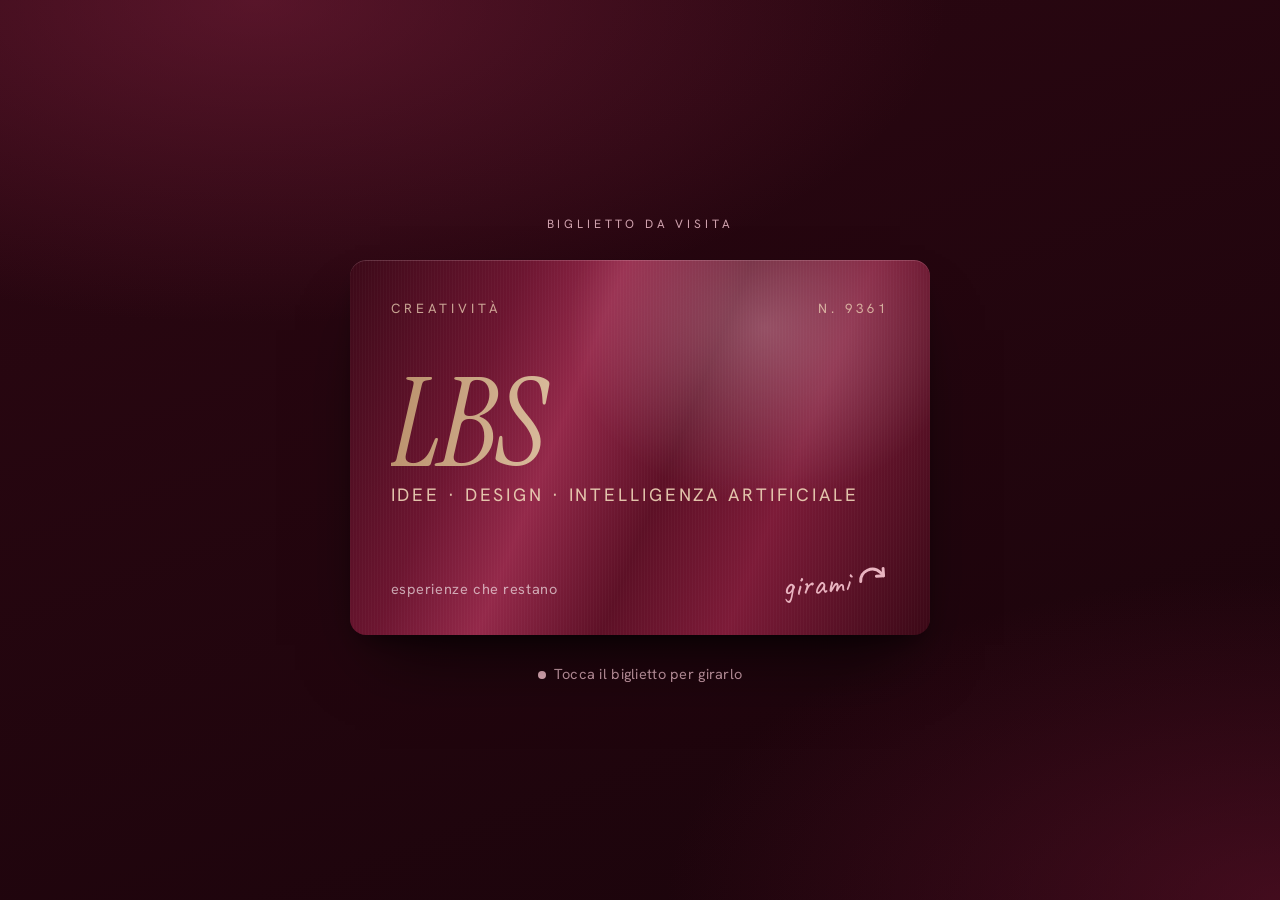
<file: index.html>
<!doctype html>
<html lang="it">
<head>
<meta charset="utf-8">
<meta name="viewport" content="width=device-width,initial-scale=1,viewport-fit=cover">
<title>LBS · Biglietto da visita</title>
<meta name="description" content="Idee, progetti ed eventi che prendono forma e diventano esperienze. Gira il biglietto e scopri il mondo di LBS.">
<meta property="og:title" content="LBS · Dall'idea all'identità">
<meta property="og:description" content="Gira il biglietto e scopri il mondo che c'è dietro.">
<meta property="og:type" content="website">
<meta property="og:url" content="https://lindabs.github.io/lbs/">
<meta property="og:image" content="https://lindabs.github.io/lbs/anteprima.jpg">
<meta property="og:image:width" content="1200">
<meta property="og:image:height" content="630">
<meta name="twitter:card" content="summary_large_image">
<meta name="theme-color" content="#22050e">
<link rel="icon" href="data:image/svg+xml,%3Csvg%20xmlns%3D%22http%3A%2F%2Fwww.w3.org%2F2000%2Fsvg%22%20viewBox%3D%220%200%2064%2064%22%3E%3Crect%20width%3D%2264%22%20height%3D%2264%22%20rx%3D%2214%22%20fill%3D%22%236b1430%22%2F%3E%3Ctext%20x%3D%2232%22%20y%3D%2243%22%20font-family%3D%22Georgia%2Cserif%22%20font-style%3D%22italic%22%20font-size%3D%2230%22%20fill%3D%22%23efd6b8%22%20text-anchor%3D%22middle%22%3EL%3C%2Ftext%3E%3C%2Fsvg%3E">
<style>[hidden]{display:none!important}img{max-width:100%}:root{padding-top:env(safe-area-inset-top,0px);padding-bottom:env(safe-area-inset-bottom,0px)}</style>
</head>
<body>
<meta name="claude:viewport-fit-sides" content="cover">
<link rel="preconnect" href="https://fonts.googleapis.com">
<link rel="preconnect" href="https://fonts.gstatic.com" crossorigin>
<link rel="stylesheet" href="https://fonts.googleapis.com/css2?family=Instrument+Serif:ital@0;1&family=Hanken+Grotesk:ital,wght@0,400;0,500;0,600;1,400&family=Caveat:wght@500;700&family=Bodoni+Moda:ital,opsz,wght@0,6..96,400;1,6..96,400&family=Cinzel:wght@400&display=swap">
<style>
/* Layout: one satin business card centred on a bordeaux ground. Tap: it flips, its back grows to fill the screen and becomes the world behind it (who I am, what I make, contacts), with a sticky nav and a way to close it again. Single committed look: satin bordeaux. */
:root {
  --bg: #22050e;
  --wine-deep: #3a0818;
  --wine: #6b1430;
  --wine-hi: #8f2647;
  --rose: #e9b4c0;
  --champagne: #efd6b8;
  --ivory: #fbf1f2;
  --muted: #cfa1ad;
  --line: rgba(239, 214, 184, .2);
  --surface: rgba(255, 228, 236, .05);
  --f-display: "Instrument Serif", "Didot", Georgia, serif;
  --f-body: "Hanken Grotesk", "Helvetica Neue", Arial, sans-serif;
  --f-hand: "Caveat", "Segoe Print", "Bradley Hand", cursive;
  --flip: .95s;
  --grow: .8s;
  color-scheme: dark;
}
* { box-sizing: border-box; }
html, body { height: 100%; }
html { background: var(--bg); }
body {
  margin: 0;
  background:
    radial-gradient(90% 60% at 20% 0%, rgba(143, 38, 71, .45), transparent 60%),
    radial-gradient(80% 60% at 100% 100%, rgba(107, 20, 48, .5), transparent 60%),
    linear-gradient(160deg, #2c0712 0%, #1a040b 100%) fixed,
    var(--bg);
  color: var(--ivory);
  font-family: var(--f-body);
  font-size: 17px;
  line-height: 1.6;
  overflow: hidden;
}
button { font: inherit; color: inherit; cursor: pointer; }
a { color: inherit; }
p { margin: 0; }
h1, h2, h3 { font-family: var(--f-display); font-weight: 400; margin: 0; line-height: 1.05; text-wrap: balance; }
:focus-visible { outline: 2px solid var(--champagne); outline-offset: 4px; border-radius: 6px; }

/* ---------- Satin ---------- */
.satin {
  background:
    radial-gradient(55% 75% at var(--mx, 28%) var(--my, 18%), rgba(255, 220, 232, .30), transparent 62%),
    repeating-linear-gradient(90deg, rgba(255, 255, 255, .022) 0 1px, transparent 1px 3px),
    linear-gradient(112deg, #3b0918 0%, #6c1530 24%, #94294a 38%, #5d1026 55%, #7d1b38 72%, #3a0816 100%);
}
.foil {
  background: linear-gradient(100deg, #b98f6a 0%, #f6e3c8 calc(var(--mx, 30%) - 10%), #fff4e4 var(--mx, 30%), #d7b38d calc(var(--mx, 30%) + 18%), #a87f5c 100%);
  -webkit-background-clip: text; background-clip: text; color: transparent;
}

/* ---------- Stage 1: the card ---------- */
.stage {
  height: 100%; display: grid; place-items: center; align-content: center; gap: 26px;
  padding-left: max(16px, env(safe-area-inset-left, 0px));
  padding-right: max(16px, env(safe-area-inset-right, 0px));
  padding-block: 24px;
  text-align: center;
}
.stage-eyebrow { font-size: 12px; letter-spacing: .32em; text-transform: uppercase; color: var(--muted); }
.scene { perspective: 1600px; width: min(88vw, 580px); }
.card {
  position: relative; display: block; width: 100%; aspect-ratio: 85 / 55; padding: 0; border: 0; background: none;
  transform-style: preserve-3d; container-type: inline-size; border-radius: 16px;
  transform: rotateX(var(--rx, 0deg)) rotateY(calc(var(--ry, 0deg) + var(--flip-angle, 0deg)));
  transition: transform .25s ease-out;
}
.card.flipping { transition: transform var(--flip) cubic-bezier(.45, .05, .2, 1); }
.card.flipped { --flip-angle: 180deg; --rx: 0deg; --ry: 0deg; }
.face {
  position: absolute; inset: 0; border-radius: 16px; overflow: hidden; backface-visibility: hidden; -webkit-backface-visibility: hidden;
  box-shadow: 0 1px 0 rgba(255, 220, 232, .18) inset, 0 40px 70px -30px rgba(0, 0, 0, .8), 0 12px 24px -12px rgba(0, 0, 0, .6);
}
.front { display: grid; grid-template-rows: auto 1fr auto; padding: 6.5cqw 7cqw 6cqw; text-align: left; }
.front-top { display: flex; justify-content: space-between; align-items: baseline; font-size: 2.3cqw; letter-spacing: .3em; text-transform: uppercase; color: rgba(239, 214, 184, .75); }
.monogram { align-self: center; display: grid; gap: 1.4cqw; }
.monogram strong { font-family: var(--f-display); font-style: italic; font-weight: 400; font-size: 21cqw; line-height: .8; letter-spacing: -.02em; }
.monogram span { font-size: 3.1cqw; letter-spacing: .16em; text-transform: uppercase; color: var(--champagne); opacity: .9; }
.front-bottom { display: flex; justify-content: space-between; align-items: end; }
.front-bottom small { font-size: 2.5cqw; color: rgba(251, 241, 242, .65); letter-spacing: .04em; }
.flip-me { font-family: var(--f-hand); font-size: 5.6cqw; color: var(--rose); line-height: 1; transform: rotate(-4deg); display: flex; align-items: center; gap: 1cqw; }
.flip-me svg { width: 6cqw; height: 6cqw; }
.back { transform: rotateY(180deg); background: var(--wine-deep); }
.back canvas, .w-art canvas { position: absolute; inset: 0; width: 100%; height: 100%; display: block; }
.seal {
  position: absolute; left: 6%; bottom: 9%; text-align: left; display: grid; gap: 2px;
  background: rgba(34, 5, 14, .82); color: var(--ivory); padding: 2.4cqw 3.4cqw; border-radius: 10px;
  border: 1px solid var(--line); backdrop-filter: blur(6px);
}
.seal b { font-family: var(--f-display); font-style: italic; font-weight: 400; font-size: min(5.2cqw, 30px); line-height: 1.05; }
.seal small { font-size: min(2.3cqw, 12px); letter-spacing: .24em; text-transform: uppercase; color: var(--champagne); }
.hint { display: grid; gap: 12px; justify-items: center; }
.hint p { font-size: 14.5px; color: var(--muted); letter-spacing: .02em; }
.pulse { width: 8px; height: 8px; border-radius: 50%; background: var(--rose); box-shadow: 0 0 0 0 rgba(233, 180, 192, .6); animation: pulse 2s infinite; display: inline-block; margin-right: 8px; vertical-align: middle; }
@keyframes pulse { 0% { box-shadow: 0 0 0 0 rgba(233, 180, 192, .55); } 80%, 100% { box-shadow: 0 0 0 12px rgba(233, 180, 192, 0); } }
.referral { display: inline-flex; align-items: center; gap: 10px; padding: 7px 14px; border-radius: 999px; border: 1px solid var(--line); background: var(--surface); font-size: 14px; color: var(--muted); }
.referral b { color: var(--ivory); font-weight: 600; }

/* ---------- Stage 2: the world ---------- */
.world {
  position: fixed; z-index: 20; inset: 0; overflow: hidden; background: var(--bg); border-radius: 0;
  -webkit-overflow-scrolling: touch;
}
.world.growing { inset: auto; border-radius: 16px; transition: top var(--grow) cubic-bezier(.7, 0, .2, 1), left var(--grow) cubic-bezier(.7, 0, .2, 1), width var(--grow) cubic-bezier(.7, 0, .2, 1), height var(--grow) cubic-bezier(.7, 0, .2, 1), border-radius var(--grow); }
.world.full { overflow-y: auto; }
.w-art { position: relative; height: 100%; overflow: hidden; container-type: inline-size; transition: height .9s cubic-bezier(.7, 0, .2, 1); }
.world.full .w-art { height: clamp(440px, 62svh, 580px); }
.w-art canvas { transition: opacity .35s ease; }
.w-art::after { content: ""; position: absolute; inset: auto 0 0; height: 45%; background: linear-gradient(transparent, var(--bg)); opacity: 0; transition: opacity .6s; }
.world.full .w-art::after { opacity: 1; }
.w-art .seal { transition: opacity .4s; }
.world.full .w-art .seal { opacity: 0; }
.w-hero {
  position: absolute; left: 0; right: 0; bottom: 0; z-index: 2; display: grid; gap: 10px; justify-items: start;
  padding-left: max(20px, env(safe-area-inset-left, 0px)); padding-right: max(20px, env(safe-area-inset-right, 0px)); padding-block: 0 28px;
  max-width: 760px; margin: 0 auto; opacity: 0; transform: translateY(16px); transition: opacity .7s .2s, transform .7s .2s;
}
.world.ready .w-hero { opacity: 1; transform: none; }
.w-hero .eyebrow { color: var(--champagne); }
.w-hero p.eyebrow { font-size: 12px; letter-spacing: .26em; }
.w-hero h1 { font-size: clamp(48px, 11vw, 96px); font-style: italic; line-height: .92; }
.hero-id { display: flex; align-items: flex-end; gap: clamp(16px, 3vw, 28px); }
.portrait {
  width: clamp(84px, 15vw, 132px); height: auto; aspect-ratio: 4 / 5; object-fit: cover; flex: none;
  border-radius: 999px 999px 14px 14px; outline: 1.5px solid var(--champagne); outline-offset: 5px;
  box-shadow: 0 18px 34px -16px rgba(0, 0, 0, .8);
}
.w-hero p { font-size: clamp(18px, 3.2vw, 21px); max-width: 32ch; color: var(--ivory); }

.w-nav {
  position: sticky; top: 0; z-index: 5; display: flex; align-items: center; justify-content: space-between; gap: 12px;
  margin-bottom: -64px; height: calc(64px + env(safe-area-inset-top, 0px)); padding-top: env(safe-area-inset-top, 0px);
  padding-left: max(16px, env(safe-area-inset-left, 0px)); padding-right: max(16px, env(safe-area-inset-right, 0px));
  opacity: 0; pointer-events: none; transition: opacity .5s, background .3s, border-color .3s; border-bottom: 1px solid transparent;
}
.world.ready .w-nav { opacity: 1; pointer-events: auto; background: linear-gradient(rgba(34, 5, 14, .55), transparent); }
.w-nav.solid { background: rgba(34, 5, 14, .9); backdrop-filter: blur(10px); border-bottom-color: var(--line); }
.w-mono { font-family: var(--f-display); font-style: italic; font-size: 26px; line-height: 1; }
.w-links { display: flex; gap: 4px; }
.w-links a { text-decoration: none; font-size: 14.5px; font-weight: 500; padding: 7px 11px; border-radius: 999px; color: var(--ivory); }
.w-links a:hover { background: var(--surface); }
.close { display: inline-flex; align-items: center; gap: 8px; border: 1px solid var(--line); background: rgba(34, 5, 14, .55); border-radius: 999px; padding: 7px 14px 7px 10px; font-size: 14px; font-weight: 500; }
.close svg { width: 18px; height: 18px; }

.w-body {
  max-width: 760px; margin: 0 auto; display: grid; gap: 96px;
  padding-left: max(20px, env(safe-area-inset-left, 0px)); padding-right: max(20px, env(safe-area-inset-right, 0px));
  padding-block: 40px calc(56px + env(safe-area-inset-bottom, 0px));
  opacity: 0; transition: opacity .7s .35s;
}
.world.ready .w-body { opacity: 1; }
.chapter { display: grid; gap: 28px; scroll-margin-top: calc(76px + env(safe-area-inset-top, 0px)); }
.chap-head { display: grid; gap: 12px; }
.eyebrow { font-size: 12px; font-weight: 600; letter-spacing: .3em; text-transform: uppercase; color: var(--rose); }
.chapter h2 { font-size: clamp(36px, 7vw, 54px); }
.chapter h2 i { color: var(--champagne); }
.chap-head p { color: var(--muted); max-width: 56ch; }
.note { font-family: var(--f-hand); color: var(--rose); font-size: 23px; line-height: 1.15; }

/* who */
.who { display: grid; grid-template-columns: minmax(0, 1.4fr) minmax(0, 1fr); gap: 36px; align-items: start; }
.who-text { display: grid; gap: 18px; font-size: 18px; }
.creds { display: grid; gap: 4px; padding: 14px 16px; border: 1px solid var(--line); border-radius: 12px; background: var(--surface); }
.creds strong { font-weight: 600; font-size: 15.5px; color: var(--champagne); }
.creds span { color: var(--muted); font-size: 14.5px; }
.steps { margin: 0; padding: 0; list-style: none; counter-reset: s; display: grid; }
.steps li { counter-increment: s; display: grid; grid-template-columns: 38px minmax(0, 1fr); gap: 10px; padding: 14px 0; border-top: 1px solid var(--line); }
.steps li:first-child { border-top: 0; padding-top: 0; }
.steps li::before { content: counter(s); font-family: var(--f-display); font-style: italic; font-size: 32px; line-height: .9; color: var(--rose); }
.steps b { display: block; font-weight: 600; }
.steps span { color: var(--muted); font-size: 15px; }

.works { display: grid; grid-template-columns: repeat(2, minmax(0, 1fr)); gap: 30px 24px; }
.works .example { text-decoration: none; color: inherit; }
.next-shot { border: 1.5px dashed var(--line); background: var(--surface); color: var(--champagne); gap: 6px; transition: background .3s, border-color .3s; }
.works .example.next { grid-column: 1 / -1; }
.works .example.next .next-shot { aspect-ratio: 16 / 5; }
.works .example.next .next-plus { font-size: 7cqw; }
.works .example.next .next-txt { font-size: 3.6cqw; }
.example.next:hover .next-shot { background: rgba(255, 228, 236, .09); border-color: var(--champagne); }
.next-plus { font-family: var(--f-display); font-size: 18cqw; line-height: .8; }
.next-txt { font-family: var(--f-display); font-size: 9cqw; line-height: 1.05; color: var(--ivory); }
.next-txt i { color: var(--champagne); }
@media (max-width: 760px) { .works { grid-template-columns: minmax(0, 1fr); gap: 30px; } .works .next-shot { aspect-ratio: 16 / 7; } .next-plus { font-size: 10cqw; } .next-txt { font-size: 6cqw; } }
@media (max-width: 760px) { .works .example.next .next-shot { aspect-ratio: 16 / 7; } .works .example.next .next-plus { font-size: 10cqw; } .works .example.next .next-txt { font-size: 6cqw; } }
/* what */
.services { margin: 0; padding: 0; list-style: none; display: grid; }
.svc { border-top: 1px solid var(--line); }
.svc:last-child { border-bottom: 1px solid var(--line); }
.svc-btn { width: 100%; display: grid; grid-template-columns: minmax(0, 1fr) 40px; align-items: center; gap: 16px; padding: 22px 0; background: none; border: 0; text-align: left; }
.svc-btn h3 { font-size: clamp(28px, 5.4vw, 38px); font-style: italic; }
.svc-btn p { color: var(--muted); font-size: 15.5px; margin-top: 4px; }
.plus { width: 40px; height: 40px; border-radius: 50%; border: 1px solid var(--line); display: grid; place-items: center; transition: transform .45s cubic-bezier(.2, .8, .2, 1), background .3s; }
.plus svg { width: 16px; height: 16px; }
.svc-btn:hover .plus { background: var(--surface); }
.svc-btn[aria-expanded="true"] .plus { transform: rotate(45deg); background: var(--champagne); color: var(--wine-deep); border-color: var(--champagne); }
.svc-panel { display: grid; grid-template-rows: 0fr; transition: grid-template-rows .55s cubic-bezier(.2, .8, .2, 1); }
.svc-panel > div { overflow: hidden; min-height: 0; }
.svc.open .svc-panel { grid-template-rows: 1fr; }
.examples { display: grid; grid-template-columns: repeat(2, minmax(0, 1fr)); gap: 18px; padding: 2px 0 28px; }
.example { display: grid; gap: 10px; align-content: start; min-width: 0; }
.shot { position: relative; aspect-ratio: 4 / 3; max-width: 100%; border-radius: 12px; overflow: hidden; border: 1px solid var(--line); display: grid; place-items: center; align-content: center; text-align: center; gap: 2cqw; padding: 14px; container-type: inline-size; }
.example b { display: block; font-weight: 600; font-size: 15.5px; }
.example span { color: var(--muted); font-size: 14px; line-height: 1.45; }
.example em { font-style: normal; font-size: 11px; font-weight: 600; letter-spacing: .12em; text-transform: uppercase; color: var(--rose); margin-left: 6px; }
/* mock: inviti */
.night { background: radial-gradient(120% 90% at 70% 0%, #1f1c4a 0%, #0b0a1f 70%); color: #f6efe3; }
.n-eyebrow { font-family: "Cinzel", Georgia, serif; font-size: max(9px, 3.6cqw); letter-spacing: .3em; color: #d8b46a; }
.n-title { font-family: "Bodoni Moda", Didot, Georgia, serif; font-size: 11cqw; line-height: 1; }
.n-title i { color: #f1dfae; font-size: .7em; }
.n-eye { width: 34cqw; height: auto; }
.n-cta { font-family: Georgia, serif; font-style: italic; font-size: max(10px, 4cqw); color: #cfc8dd; }
.n-stars { background: radial-gradient(1.5px 1.5px at 20% 30%, #f1dfae, transparent), radial-gradient(1.5px 1.5px at 75% 20%, #f1dfae, transparent), radial-gradient(1px 1px at 60% 80%, #f1dfae, transparent), radial-gradient(1px 1px at 30% 75%, #f1dfae, transparent), radial-gradient(120% 90% at 30% 100%, #2a1f55 0%, #0b0a1f 70%); color: #f6efe3; }
.n-big { font-family: "Bodoni Moda", Didot, Georgia, serif; font-style: italic; font-size: 12cqw; line-height: .95; color: #f1dfae; }
.example.linked { text-decoration: none; color: inherit; }
.example.linked .shot { transition: transform .35s cubic-bezier(.2, .8, .2, 1), box-shadow .35s; }
.example.linked:hover .shot, .example.linked:focus-visible .shot { transform: translateY(-3px); box-shadow: 0 16px 30px -16px rgba(0, 0, 0, .8); }
.example em.open { display: inline-block; white-space: nowrap; color: var(--wine-deep); background: var(--champagne); padding: 2px 8px; border-radius: 999px; letter-spacing: .06em; margin-left: 0; margin-top: 4px; }
.shot.photo { padding: 0; }
.shot.photo img { position: absolute; inset: 0; width: 100%; height: 100%; object-fit: cover; display: block; }
/* mock: atelier */
.atelier { background: linear-gradient(160deg, #f3e6df, #e6cfc6); color: #4a0d22; gap: 1.5cqw; }
.a-kick { font-size: max(9px, 3.4cqw); letter-spacing: .3em; text-transform: uppercase; color: #8f2647; }
.a-title { font-family: var(--f-display); font-style: italic; font-size: 14cqw; line-height: .85; }
.a-thread { width: 46cqw; height: 6cqw; background: radial-gradient(circle at 50% 50%, #8f2647 0 1.2cqw, transparent 1.3cqw), linear-gradient(#8f2647, #8f2647) center / 100% 1px no-repeat; }
.a-cta { font-family: var(--f-hand); font-size: 6.5cqw; color: #8f2647; }
/* mock: presentazioni */
.slide-dark { background: #17141f; color: #f4efe6; justify-items: start; text-align: left; padding: 9cqw; }
.s-kick { font-size: max(9px, 3.4cqw); letter-spacing: .2em; text-transform: uppercase; color: #e9b4c0; }
.s-big { font-family: var(--f-display); font-size: 13cqw; line-height: .95; }
.s-big i { color: #efd6b8; }
.s-dots { display: flex; gap: 5px; margin-top: 3cqw; }
.s-dots i { width: 7cqw; height: 1.4cqw; border-radius: 9px; background: rgba(244, 239, 230, .25); }
.s-dots i:first-child { background: #e9b4c0; }
.slide-light { background: #f4ede4; color: #3a0818; }
.s-q { font-family: var(--f-display); font-style: italic; font-size: 8.4cqw; line-height: 1.05; max-width: 15ch; }
.notes { display: flex; gap: 3cqw; margin-top: 3cqw; }
.notes i { width: 15cqw; height: 15cqw; background: #ffd98a; transform: rotate(-5deg); box-shadow: 0 3px 6px -3px rgba(0, 0, 0, .3); }
.notes i:nth-child(2) { background: #e9b4c0; transform: rotate(4deg); }
.notes i:nth-child(3) { background: #bfe0c8; transform: rotate(-2deg); }
/* mock: identita */
.brand { background: #e8efe2; color: #23402f; gap: 0; }
.b-mark { position: relative; width: 20cqw; height: 20cqw; }
.b-mark i { position: absolute; width: 40%; height: 70%; left: 30%; top: 5%; background: #5f8f6b; border-radius: 50% 50% 50% 50% / 70% 70% 30% 30%; transform-origin: 50% 100%; }
.b-mark i:nth-child(1) { transform: rotate(-38deg); background: #9cbf8f; }
.b-mark i:nth-child(3) { transform: rotate(38deg); background: #c98a5e; }
.b-name { font-family: "Instrument Serif", Georgia, serif; font-style: italic; font-size: 16cqw; line-height: .9; }
.b-name span { color: #c98a5e; }
.b-tag { font-family: var(--f-hand); font-size: 7cqw; color: #5f8f6b; }
.self { background: radial-gradient(90% 80% at 30% 0%, #4a0d22, #22050e); }
.mini-card { width: 74%; aspect-ratio: 85 / 55; border-radius: 8px; display: grid; align-content: center; justify-items: start; padding: 0 8%; gap: 2px; transform: rotate(-5deg); box-shadow: 0 14px 24px -12px rgba(0, 0, 0, .8); }
.mini-card strong { font-family: var(--f-display); font-style: italic; font-weight: 400; font-size: 14cqw; line-height: .85; }
.mini-card small { font-size: max(7px, 2.4cqw); letter-spacing: .14em; text-transform: uppercase; color: var(--champagne); }
/* mock: materiali */
.game { background: linear-gradient(150deg, #8f2647, #4a0d22); color: #fbf1f2; gap: 3cqw; }
.quest { font-family: var(--f-display); font-style: italic; font-size: 10cqw; line-height: 1; }
.quest small { display: block; font-family: var(--f-hand); font-style: normal; font-size: 6.5cqw; color: #efd6b8; }
.levels { display: grid; grid-template-columns: repeat(2, minmax(0, 1fr)); gap: 2.4cqw; width: 88%; }
.lvl { border-radius: 2.4cqw; padding: 2.4cqw; font-size: max(9px, 3.6cqw); font-weight: 600; line-height: 1.15; color: #3a0818; text-align: left; }
.lvl:nth-child(1) { background: #efd6b8; }
.lvl:nth-child(2) { background: #e9b4c0; transform: rotate(1.5deg); }
.lvl:nth-child(3) { background: #fbf1f2; transform: rotate(-1deg); }
.lvl:nth-child(4) { background: #22050e; color: #fbf1f2; }
.quiz { background: #efe3d6; }
.fan { position: relative; width: 56cqw; height: 52cqw; }
.fan i { position: absolute; inset: 0; margin: auto; width: 54%; height: 100%; border-radius: 3cqw; background: #8f2647; box-shadow: 0 8px 16px -8px rgba(0, 0, 0, .5); transform-origin: 50% 110%; }
.fan i:nth-child(1) { transform: rotate(-16deg); background: #e9b4c0; }
.fan i:nth-child(2) { transform: rotate(16deg); background: #4a0d22; }
.fan i:nth-child(3) { display: grid; place-items: center; color: #fbf1f2; font-family: var(--f-display); font-style: italic; font-size: 7cqw; line-height: 1; text-align: center; padding: 6%; }

/* contacts */
.contacts { display: grid; gap: 10px; }
.contact { display: grid; grid-template-columns: 44px minmax(0, 1fr) auto; align-items: center; gap: 14px; padding: 12px 12px 12px 14px; border-radius: 14px; border: 1px solid var(--line); background: var(--surface); }
.contact .ico { width: 44px; height: 44px; border-radius: 50%; display: grid; place-items: center; color: var(--wine-deep); background: var(--champagne); }
.contact .ico svg { width: 21px; height: 21px; }
.contact .label { font-size: 13px; color: var(--muted); }
.contact .value { font-weight: 600; overflow-wrap: anywhere; }
.contact .value.empty { font-weight: 400; font-style: italic; color: var(--muted); }
.contact .actions { display: flex; gap: 6px; }
.mini { border: 1px solid var(--line); background: transparent; border-radius: 999px; padding: 7px 13px; font-size: 14px; font-weight: 500; text-decoration: none; white-space: nowrap; color: var(--ivory); }
.mini[aria-disabled="true"] { opacity: .4; pointer-events: none; }

.w-foot { text-align: center; display: grid; gap: 6px; color: var(--muted); font-size: 14px; }
.w-foot .note { font-size: 22px; }

@media (max-width: 620px) {
  .w-mono { display: none; }
  .w-links a { padding: 7px 8px; font-size: 14px; }
  .close span { display: none; }
  .close { padding: 8px; }
  .who { grid-template-columns: minmax(0, 1fr); gap: 26px; }
  .w-body { gap: 80px; }
  .contact { grid-template-columns: 40px minmax(0, 1fr); }
  .contact .ico { width: 40px; height: 40px; }
  .contact .actions { grid-column: 2; }
}
@media (prefers-reduced-motion: reduce) {
  :root { --flip: .01s; --grow: .01s; }
  .pulse { animation: none; }
  .w-art, .w-hero, .w-body { transition: none; }
}
</style>

<div class="stage" id="stage">
  <p class="stage-eyebrow">Biglietto da visita</p>
  <div class="scene" id="scene">
    <button class="card" id="card" type="button" aria-label="Gira il biglietto di LBS e scopri il suo mondo">
      <span class="face front satin" id="front">
        <span class="front-top"><span>Creatività</span><span id="edition">N. 0000</span></span>
        <span class="monogram"><strong class="foil">LBS</strong><span>idee · design · intelligenza artificiale</span></span>
        <span class="front-bottom">
          <small>esperienze che restano</small>
          <span class="flip-me">girami <svg viewBox="0 0 24 24" fill="none" stroke="currentColor" stroke-width="2" stroke-linecap="round" stroke-linejoin="round" aria-hidden="true"><path d="M4 12a8 8 0 0 1 14-5.3L20 9"/><path d="M20 4v5h-5"/></svg></span>
        </span>
      </span>
      <span class="face back">
        <canvas id="art-back" aria-hidden="true"></canvas>
        <span class="seal"><small id="edition-back">N. 0000</small><b>Dietro ogni biglietto<br>c'è un mondo</b></span>
      </span>
    </button>
  </div>
  <div class="hint">
    <p><span class="pulse" aria-hidden="true"></span>Tocca il biglietto per girarlo</p>
    <div class="referral" id="referral" hidden>Te l'ha consigliata <b id="ref-name"></b></div>
  </div>
</div>

<div class="world" id="world" hidden>
  <nav class="w-nav" id="w-nav" aria-label="Sezioni">
    <span class="w-mono foil">LBS</span>
    <div class="w-links">
      <a href="#chi-sono" data-go="chi-sono">Chi sono</a>
      <a href="#cosa-faccio" data-go="cosa-faccio">Cosa faccio</a>
      <a href="#contatti" data-go="contatti">Contatti</a>
    </div>
    <button class="close" id="close" type="button" aria-label="Richiudi il biglietto">
      <svg viewBox="0 0 24 24" fill="none" stroke="currentColor" stroke-width="2" stroke-linecap="round" stroke-linejoin="round" aria-hidden="true"><path d="M20 12a8 8 0 0 1-14 5.3L4 15"/><path d="M4 20v-5h5"/></svg>
      <span>Richiudi</span>
    </button>
  </nav>

  <div class="w-art">
    <canvas id="art-world" aria-hidden="true"></canvas>
    <span class="seal"><small id="edition-world">N. 0000</small><b>Dietro ogni biglietto<br>c'è un mondo</b></span>
    <div class="w-hero">
      <p class="eyebrow">Questo è il mio mondo</p>
      <div class="hero-id">
        <img class="portrait" src="[data-uri]" alt="Ritratto di LBS" width="256" height="320">
        <h1>Sono LBS.</h1>
      </div>
      <p>Idee, progetti ed eventi che prendono forma e diventano esperienze, con l'aiuto dell'intelligenza artificiale.</p>
    </div>
  </div>

  <div class="w-body">
    <section class="chapter" id="chi-sono" aria-labelledby="t-who">
      <div class="chap-head">
        <p class="eyebrow">Chi sono</p>
        <h2 id="t-who">Una mente ordinata <i>con la testa tra le idee</i></h2>
      </div>
      <div class="who">
        <div class="who-text">
          <p>Ogni progetto comincia da un'idea, che disegno, metto alla prova e rifinisco con cura, finché non diventa un'esperienza capace di lasciare il segno. Le mie creazioni sono pensate per essere vissute: durante un evento, in un'attività, in aula o davanti a un pubblico.</p>
          <div class="creds">
            <strong>Dottoressa in Giurisprudenza, esperta di privacy e intelligenza artificiale</strong>
            <span>Per questo ogni mio progetto nasce nel rispetto dei dati e della riservatezza di chi lo vive.</span>
          </div>
        </div>
        <ol class="steps" aria-label="Come lavoro">
          <li><div><b>Ascolto</b><span>Il tuo obiettivo, il tuo pubblico, l'emozione che desideri suscitare.</span></div></li>
          <li><div><b>Immagino</b><span>Una o due direzioni creative, esplorate con l'intelligenza artificiale.</span></div></li>
          <li><div><b>Rifinisco</b><span>Con cura artigianale, finché ogni dettaglio trova il suo posto.</span></div></li>
        </ol>
      </div>
    </section>

    <section class="chapter" id="cosa-faccio" aria-labelledby="t-what">
      <div class="chap-head">
        <p class="eyebrow">Cosa faccio</p>
        <h2 id="t-what">Dall'idea <i>all'identità</i></h2>
        <p>Un'identità visiva, per me, va oltre la carta: prende vita in un invito da aprire, in un tour da esplorare, in un gioco da condividere.</p>
      </div>
      <div class="works">
        <a class="example linked" href="https://lindabs.github.io/lbs/cena/" target="_blank" rel="noopener">
              <div class="shot photo" aria-hidden="true"><img src="[data-uri]" alt=""></div>
              <p><b>Buon Appetito <em class="open">Apri ↗</em></b><span>Una cena di festa in cinque tappe: si accende una candela e la serata prende forma, dal menù all'invito da aprire.</span></p>
            </a>
        <a class="example linked" href="https://maestranunzia.github.io/atelierdiluce/" target="_blank" rel="noopener">
              <div class="shot photo" aria-hidden="true"><img src="[data-uri]" alt=""></div>
              <p><b>L'atelier della luce <em class="open">Apri ↗</em></b><span>Un invito che conduce dentro la Notte stellata: il cielo si accende al tocco e un conto alla rovescia accompagna l'attesa.</span></p>
            </a>
        <a class="example linked" href="https://lindabs.github.io/tours/flora/" target="_blank" rel="noopener">
              <div class="shot photo" aria-hidden="true"><img src="[data-uri]" alt=""></div>
              <p><b>Flora, il bosco delle fate <em class="open">Apri ↗</em></b><span>Un tour immersivo nell'atelier: seguendo la fatina, ogni foglia schiude una stanza del bosco.</span></p>
            </a>
        <a class="example linked" href="https://lindabs.github.io/tours/dentro-londa/" target="_blank" rel="noopener">
              <div class="shot photo" aria-hidden="true"><img src="[data-uri]" alt=""></div>
              <p><b>Dentro l'Onda <em class="open">Apri ↗</em></b><span>Un viaggio nel fondale tra luce, arte e narrazione, alla scoperta delle stanze una conchiglia alla volta.</span></p>
            </a>
        <a class="example linked" href="https://lindabs.github.io/lbs/ciak/" target="_blank" rel="noopener">
              <div class="shot photo" aria-hidden="true"><img src="[data-uri]" alt=""></div>
              <p><b>Ciak, si sceglie <em class="open">Apri ↗</em></b><span>Il gioco per scegliere in due il film della serata in cinque minuti: veti, umore segreto e trame ironiche, dietro un sipario di velluto.</span></p>
            </a>
        <a class="example linked" href="https://lindabs.github.io/lbs/cartolina/" target="_blank" rel="noopener">
              <div class="shot photo" aria-hidden="true"><img src="[data-uri]" alt=""></div>
              <p><b>La cartolina che si apre <em class="open">Apri ↗</em></b><span>Un viaggio a sorpresa annunciato con una busta sigillata, quattro indizi e una cartolina illustrata che si gira e svela la meta.</span></p>
            </a>
        <a class="example linked" href="https://lindabs.github.io/lbs/mondo/" target="_blank" rel="noopener">
              <div class="shot photo" aria-hidden="true"><img src="[data-uri]" alt=""></div>
              <p><b>Il mondo stamattina <em class="open">Apri ↗</em></b><span>Un globo da girare ogni mattina: si tocca un paese e si legge in italiano cosa succede oggi, con le fonti per approfondire.</span></p>
            </a>
        <a class="example next" href="#contatti" data-go="contatti">
          <div class="shot next-shot" aria-hidden="true"><p class="next-plus">+</p><p class="next-txt">il prossimo<br><i>potrebbe essere il tuo</i></p></div>
          <p><b>Il tuo progetto</b><span>Un evento, un'attività, un'idea da far conoscere: raccontamela.</span></p>
        </a>
      </div>
    </section>

    <section class="chapter" id="contatti" aria-labelledby="t-contact">
      <div class="chap-head">
        <p class="eyebrow">Contatti</p>
        <h2 id="t-contact">Hai un'idea? <i>Scrivimi</i></h2>
        <p>Raccontami il tuo progetto, anche in poche righe: ti risponderò personalmente.</p>
      </div>
      <div class="contacts" id="contacts"></div>
    </section>

    <footer class="w-foot">
      <p class="note">creato con cura</p>
      <p>LBS · questo biglietto non usa cookie né sistemi di tracciamento</p>
    </footer>
  </div>
</div>

<script>
/* ---------- Contatti ---------- */
const CONTACTS = [
  { key: "whatsapp", label: "WhatsApp", value: "+39 346 125 0608", cta: "Scrivi",
    href: v => "https://wa.me/" + v.replace(/\D/g, "") + "?text=" + encodeURIComponent("Ciao, ho visto il tuo biglietto digitale e vorrei parlarti di un progetto."),
    icon: '<path d="M4 20l1.3-3.9A8 8 0 1 1 8 18.8z"/><path d="M9 9.5c0 3 2.5 5.5 5.5 5.5"/>' },
  { key: "email", label: "Email", value: "lbs.aispecialist@gmail.com", href: v => "mailto:" + v, cta: "Scrivi",
    icon: '<rect x="3" y="5" width="18" height="14" rx="2"/><path d="M3 7l9 6 9-6"/>' }
];
const $ = s => document.querySelector(s);
const reduce = matchMedia("(prefers-reduced-motion: reduce)").matches;
const wait = ms => new Promise(r => setTimeout(r, reduce ? 20 : ms));

(function renderContacts() {
  const box = $("#contacts");
  box.innerHTML = CONTACTS.map(c => {
    const has = !!c.value;
    return `<div class="contact">
      <span class="ico" aria-hidden="true"><svg viewBox="0 0 24 24" fill="none" stroke="currentColor" stroke-width="2" stroke-linecap="round" stroke-linejoin="round">${c.icon}</svg></span>
      <div style="min-width:0"><div class="label">${c.label}</div><div class="value${has ? "" : " empty"}" id="v-${c.key}">${has ? c.value : "da inserire"}</div></div>
      <div class="actions">
        <a class="mini" href="${has ? c.href(c.value) : "#"}" target="_blank" rel="noopener" aria-disabled="${!has}">${c.cta}</a>
        <button class="mini" type="button" data-copy="${c.key}" aria-disabled="${!has}">Copia</button>
      </div>
    </div>`;
  }).join("");
  box.addEventListener("click", e => {
    const b = e.target.closest("[data-copy]");
    if (!b) return;
    const c = CONTACTS.find(x => x.key === b.dataset.copy);
    if (!c || !c.value) return;
    const reset = t => { b.textContent = t; setTimeout(() => (b.textContent = "Copia"), 1600); };
    const fallback = () => {
      const r = document.createRange(); r.selectNodeContents($("#v-" + c.key));
      const s = getSelection(); s.removeAllRanges(); s.addRange(r); reset("Selezionato");
    };
    try { navigator.clipboard.writeText(c.value).then(() => reset("Copiato"), fallback); } catch (_) { fallback(); }
  });
})();

/* ---------- Chi te l'ha consigliata: link che finisce con #da-prof-rossi ---------- */
function showReferral() {
  const h = decodeURIComponent(location.hash.slice(1));
  const box = $("#referral");
  if (!h.startsWith("da-") || h.length < 4) { box.hidden = true; return; }
  const words = h.slice(3).split("-").filter(Boolean).map(w => {
    const l = w.toLowerCase();
    if (l === "prof") return "Prof.";
    if (l === "profssa") return "Prof.ssa";
    return l.charAt(0).toUpperCase() + l.slice(1);
  });
  $("#ref-name").textContent = words.join(" ");
  box.hidden = false;
}
showReferral();
addEventListener("hashchange", showReferral);

/* ---------- Riflesso del raso che segue il dito ---------- */
const card = $("#card"), front = $("#front"), scene = $("#scene");
function sheen(e) {
  if (card.classList.contains("flipped")) return;
  const r = card.getBoundingClientRect();
  const x = Math.min(Math.max((e.clientX - r.left) / r.width, 0), 1), y = Math.min(Math.max((e.clientY - r.top) / r.height, 0), 1);
  front.style.setProperty("--mx", (x * 100).toFixed(1) + "%");
  front.style.setProperty("--my", (y * 100).toFixed(1) + "%");
  if (!reduce) { card.style.setProperty("--ry", ((x - .5) * 14).toFixed(2) + "deg"); card.style.setProperty("--rx", ((.5 - y) * 10).toFixed(2) + "deg"); }
}
addEventListener("pointermove", sheen);
document.addEventListener("pointerleave", () => { card.style.setProperty("--rx", "0deg"); card.style.setProperty("--ry", "0deg"); });
if (!reduce) {
  let t = 0;
  (function idle() {
    if (!card.classList.contains("flipped") && !card.matches(":hover")) {
      t += .012;
      front.style.setProperty("--mx", (50 + Math.sin(t) * 38).toFixed(1) + "%");
    }
    requestAnimationFrame(idle);
  })();
}

/* ---------- L'opera sul retro: diversa per ogni visita ---------- */
function mulberry(a) { return () => { a |= 0; a = a + 0x6D2B79F5 | 0; let t = Math.imul(a ^ a >>> 15, 1 | a); t = t + Math.imul(t ^ t >>> 7, 61 | t) ^ t; return ((t ^ t >>> 14) >>> 0) / 4294967296; }; }
const INK = ["#8f2647", "#e9b4c0", "#efd6b8", "#fbf1f2", "#4a0d22", "#c45a76"];
const GROUNDS = ["#5b0f25", "#3a0818", "#6b1430", "#4a0d22"];
let shapes = [], ground = GROUNDS[0];
const seed = Math.floor(Math.random() * 1e9);
const num = "N. " + String(seed % 10000).padStart(4, "0");
["#edition", "#edition-back", "#edition-world"].forEach(s => ($(s).textContent = num));

(function compose() {
  const r = mulberry(seed), pick = a => a[Math.floor(r() * a.length)];
  ground = pick(GROUNDS);
  const pool = INK.filter(c => c !== ground);
  shapes.push({ t: pick(["circle", "arch", "half"]), x: .6 + r() * .3, y: .25 + r() * .4, s: .45 + r() * .2, rot: Math.floor(r() * 4) * Math.PI / 2, c: pick(pool), c2: pick(pool) });
  const n = 4 + Math.floor(r() * 3);
  for (let i = 0; i < n; i++) shapes.push({ t: pick(["circle", "rect", "wave", "dots", "half", "ring"]), x: r(), y: r() * .8, s: .08 + r() * .18, rot: (r() - .5) * 1.4, c: pick(pool), c2: pick(pool) });
  shapes.push({ t: "star", x: .15 + r() * .75, y: .1 + r() * .3, s: .07 + r() * .05, rot: 0, c: pick(["#efd6b8", "#fbf1f2", "#e9b4c0"].filter(c => c !== ground)) });
})();

function drawShape(ctx, sh, W, H) {
  const u = Math.min(W, H), s = sh.s * u * 1.6;
  ctx.save(); ctx.translate(sh.x * W, sh.y * H); ctx.rotate(sh.rot);
  ctx.fillStyle = sh.c; ctx.strokeStyle = sh.c; ctx.lineCap = "round";
  switch (sh.t) {
    case "circle": ctx.beginPath(); ctx.arc(0, 0, s / 2, 0, Math.PI * 2); ctx.fill(); break;
    case "ring": ctx.lineWidth = s * .12; ctx.beginPath(); ctx.arc(0, 0, s / 2.4, 0, Math.PI * 2); ctx.stroke(); break;
    case "half": ctx.beginPath(); ctx.arc(0, 0, s / 2, Math.PI, 0); ctx.closePath(); ctx.fill(); break;
    case "rect": { const w = s, h = s * .62; ctx.beginPath(); ctx.roundRect ? ctx.roundRect(-w / 2, -h / 2, w, h, h * .5) : ctx.rect(-w / 2, -h / 2, w, h); ctx.fill(); break; }
    case "arch": ctx.lineWidth = s * .1; for (let i = 0; i < 3; i++) { ctx.strokeStyle = i % 2 ? sh.c2 : sh.c; ctx.beginPath(); ctx.arc(0, 0, s / 2 - i * s * .13, Math.PI, Math.PI * 2); ctx.stroke(); } break;
    case "wave": ctx.lineWidth = Math.max(2, u * .018); ctx.beginPath(); for (let i = 0; i <= 40; i++) ctx.lineTo(-s * .9 + s * 1.8 * i / 40, Math.sin(i / 40 * Math.PI * 4) * s * .1); ctx.stroke(); break;
    case "dots": { const g = 5, st = s / g; for (let i = 0; i < g; i++) for (let j = 0; j < g - 1; j++) { ctx.beginPath(); ctx.arc(-s / 2 + i * st, -s / 3 + j * st, Math.max(1.2, st * .13), 0, Math.PI * 2); ctx.fill(); } break; }
    case "star": ctx.beginPath(); for (let i = 0; i < 8; i++) { const a = i * Math.PI / 4 - Math.PI / 2, rr = i % 2 ? s * .14 : s / 2; ctx.lineTo(Math.cos(a) * rr, Math.sin(a) * rr); } ctx.closePath(); ctx.fill(); break;
  }
  ctx.restore();
}

function paint(canvas) {
  const b = canvas.getBoundingClientRect();
  if (!b.width || !b.height) return;
  const dpr = Math.min(devicePixelRatio || 1, 2), ctx = canvas.getContext("2d");
  canvas.width = Math.round(b.width * dpr); canvas.height = Math.round(b.height * dpr);
  ctx.setTransform(dpr, 0, 0, dpr, 0, 0);
  const W = b.width, H = Math.min(b.height, Math.max(b.width * .9, 320));
  ctx.fillStyle = ground; ctx.fillRect(0, 0, W, b.height);
  if (canvas === artWorld && worldMinimal) {
    // mondo aperto: solo la forma principale e la stella, in alto a destra, lontane dal testo
    const u = Math.min(W, H);
    ctx.globalAlpha = .28;
    drawShape(ctx, { ...shapes[0], x: 1 - (u * .34) / W, y: .3 * b.height / H, s: .36 }, W, H);
    ctx.globalAlpha = .9;
    drawShape(ctx, { ...shapes[shapes.length - 1], x: 1 - (u * .7) / W, y: .14 * b.height / H, s: .08 }, W, H);
    ctx.globalAlpha = 1;
  } else shapes.forEach(sh => drawShape(ctx, sh, W, H));
  const g = ctx.createLinearGradient(0, 0, W, b.height);
  g.addColorStop(0, "rgba(255,230,238,0)"); g.addColorStop(.45, "rgba(255,230,238,.16)"); g.addColorStop(.55, "rgba(255,230,238,.03)"); g.addColorStop(1, "rgba(255,230,238,0)");
  ctx.fillStyle = g; ctx.fillRect(0, 0, W, b.height);
}
let worldMinimal = false;
const artBack = $("#art-back"), artWorld = $("#art-world");
new ResizeObserver(() => paint(artBack)).observe(artBack);
new ResizeObserver(() => paint(artWorld)).observe(artWorld);

/* ---------- Gira, apri, richiudi ---------- */
const world = $("#world"), stage = $("#stage"), nav = $("#w-nav");
let busy = false, isOpen = false;
const flipMs = () => parseFloat(getComputedStyle(document.documentElement).getPropertyValue("--flip")) * 1000;
const growMs = () => parseFloat(getComputedStyle(document.documentElement).getPropertyValue("--grow")) * 1000;
const place = r => Object.assign(world.style, { top: r.top + "px", left: r.left + "px", width: r.width + "px", height: r.height + "px" });

async function openWorld() {
  if (busy || isOpen) return;
  busy = true;
  card.style.setProperty("--rx", "0deg"); card.style.setProperty("--ry", "0deg");
  card.classList.add("flipping", "flipped");
  await wait(flipMs() + 250);
  const r = card.getBoundingClientRect();
  world.classList.add("growing"); world.classList.remove("full", "ready");
  place(r); world.hidden = false;
  stage.style.visibility = "hidden";
  world.getBoundingClientRect();
  place({ top: 0, left: 0, width: innerWidth, height: innerHeight });
  await wait(growMs() + 30);
  world.classList.remove("growing"); world.removeAttribute("style");
  world.classList.add("full");
  artWorld.style.opacity = 0; await wait(350); worldMinimal = true; paint(artWorld); artWorld.style.opacity = 1;
  await wait(350);
  world.classList.add("ready");
  isOpen = true; busy = false;
  $("#close").focus({ preventScroll: true });
}

async function closeWorld() {
  if (busy || !isOpen) return;
  busy = true;
  world.classList.remove("ready");
  world.scrollTo({ top: 0, behavior: reduce ? "auto" : "smooth" });
  await wait(450);
  artWorld.style.opacity = 0; await wait(350); worldMinimal = false; paint(artWorld); artWorld.style.opacity = 1;
  world.classList.remove("full");
  await wait(700);
  place({ top: 0, left: 0, width: innerWidth, height: innerHeight });
  world.classList.add("growing");
  stage.style.visibility = "";
  const r = card.getBoundingClientRect();
  world.getBoundingClientRect();
  place(r);
  await wait(growMs() + 30);
  world.hidden = true; world.classList.remove("growing"); world.removeAttribute("style");
  card.classList.remove("flipped");
  await wait(flipMs());
  card.classList.remove("flipping");
  isOpen = false; busy = false;
  card.focus({ preventScroll: true });
}

card.addEventListener("click", openWorld);
$("#close").addEventListener("click", closeWorld);
addEventListener("keydown", e => { if (e.key === "Escape") closeWorld(); });
world.addEventListener("scroll", () => nav.classList.toggle("solid", world.scrollTop > 40), { passive: true });
document.querySelectorAll("[data-go]").forEach(a => a.addEventListener("click", e => {
  e.preventDefault();
  document.getElementById(a.dataset.go).scrollIntoView({ behavior: reduce ? "auto" : "smooth", block: "start" });
}));


</script>

</body>
</html>
</file>
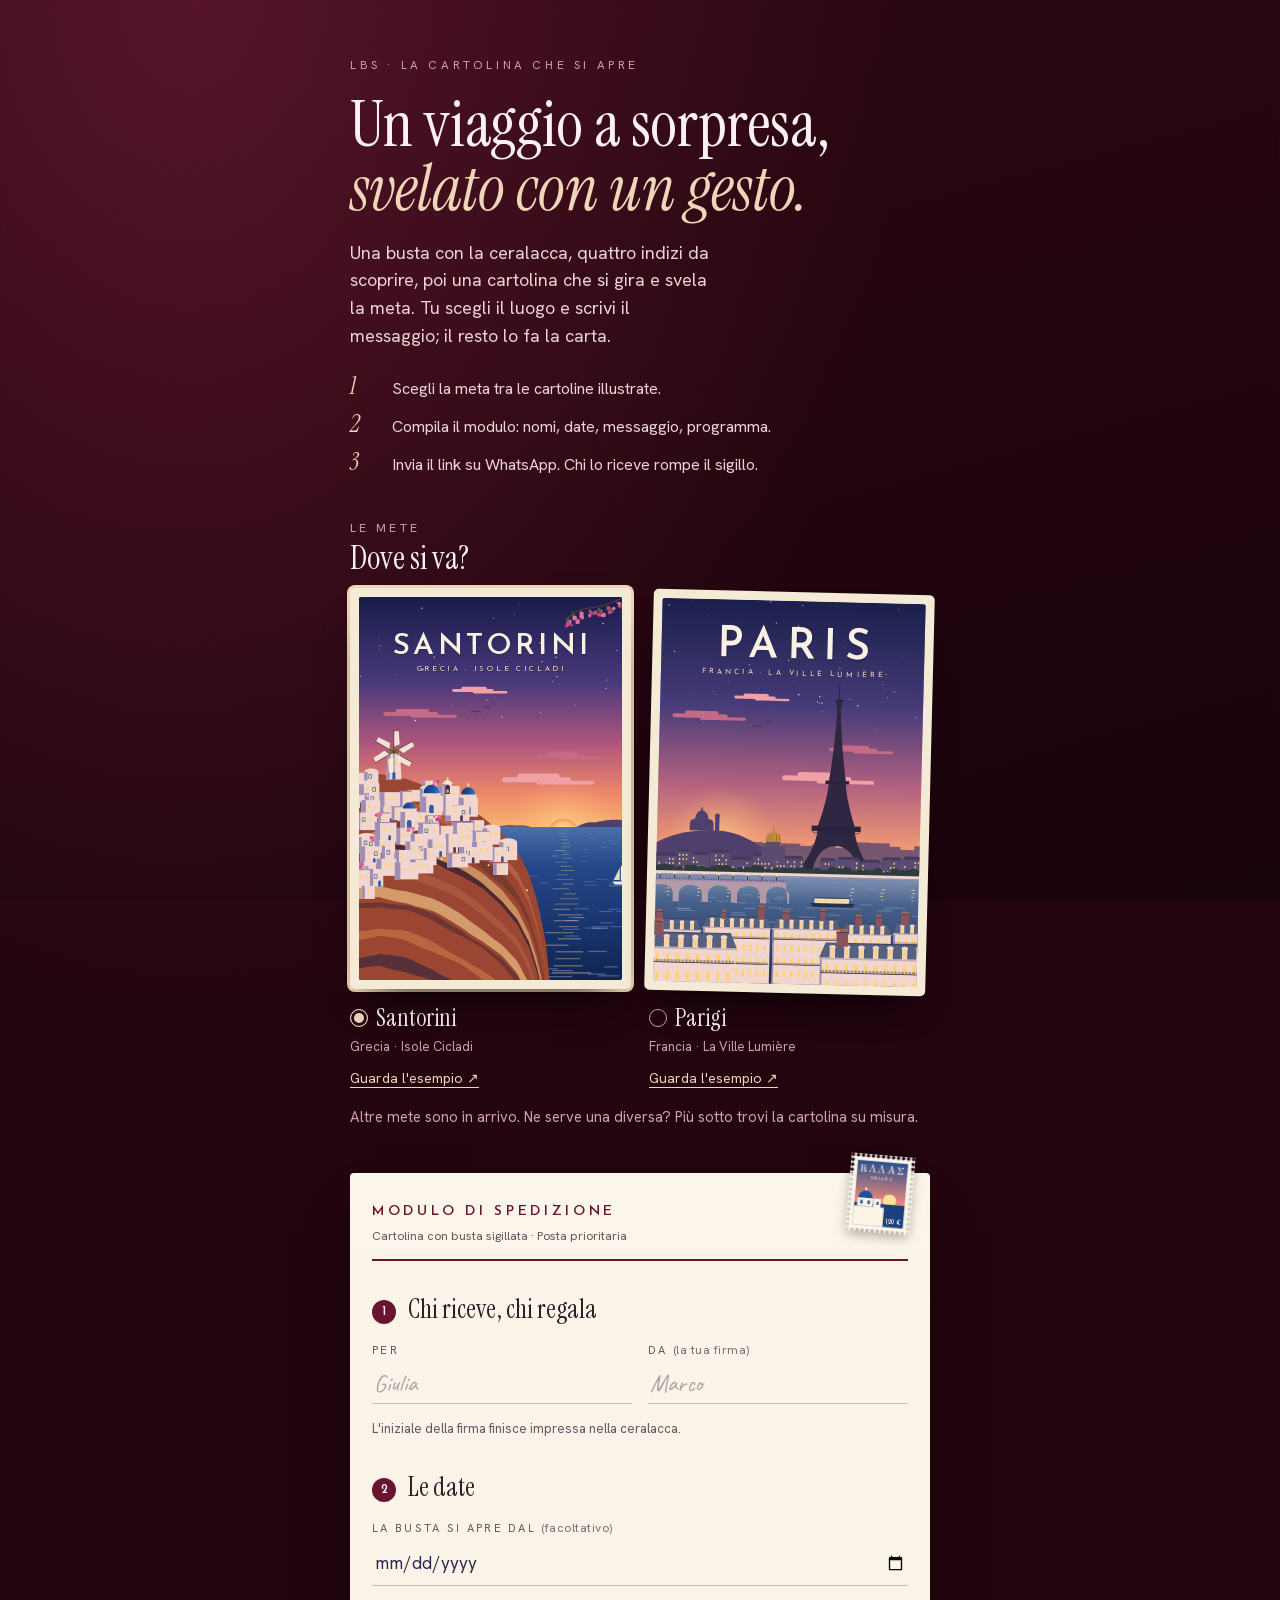
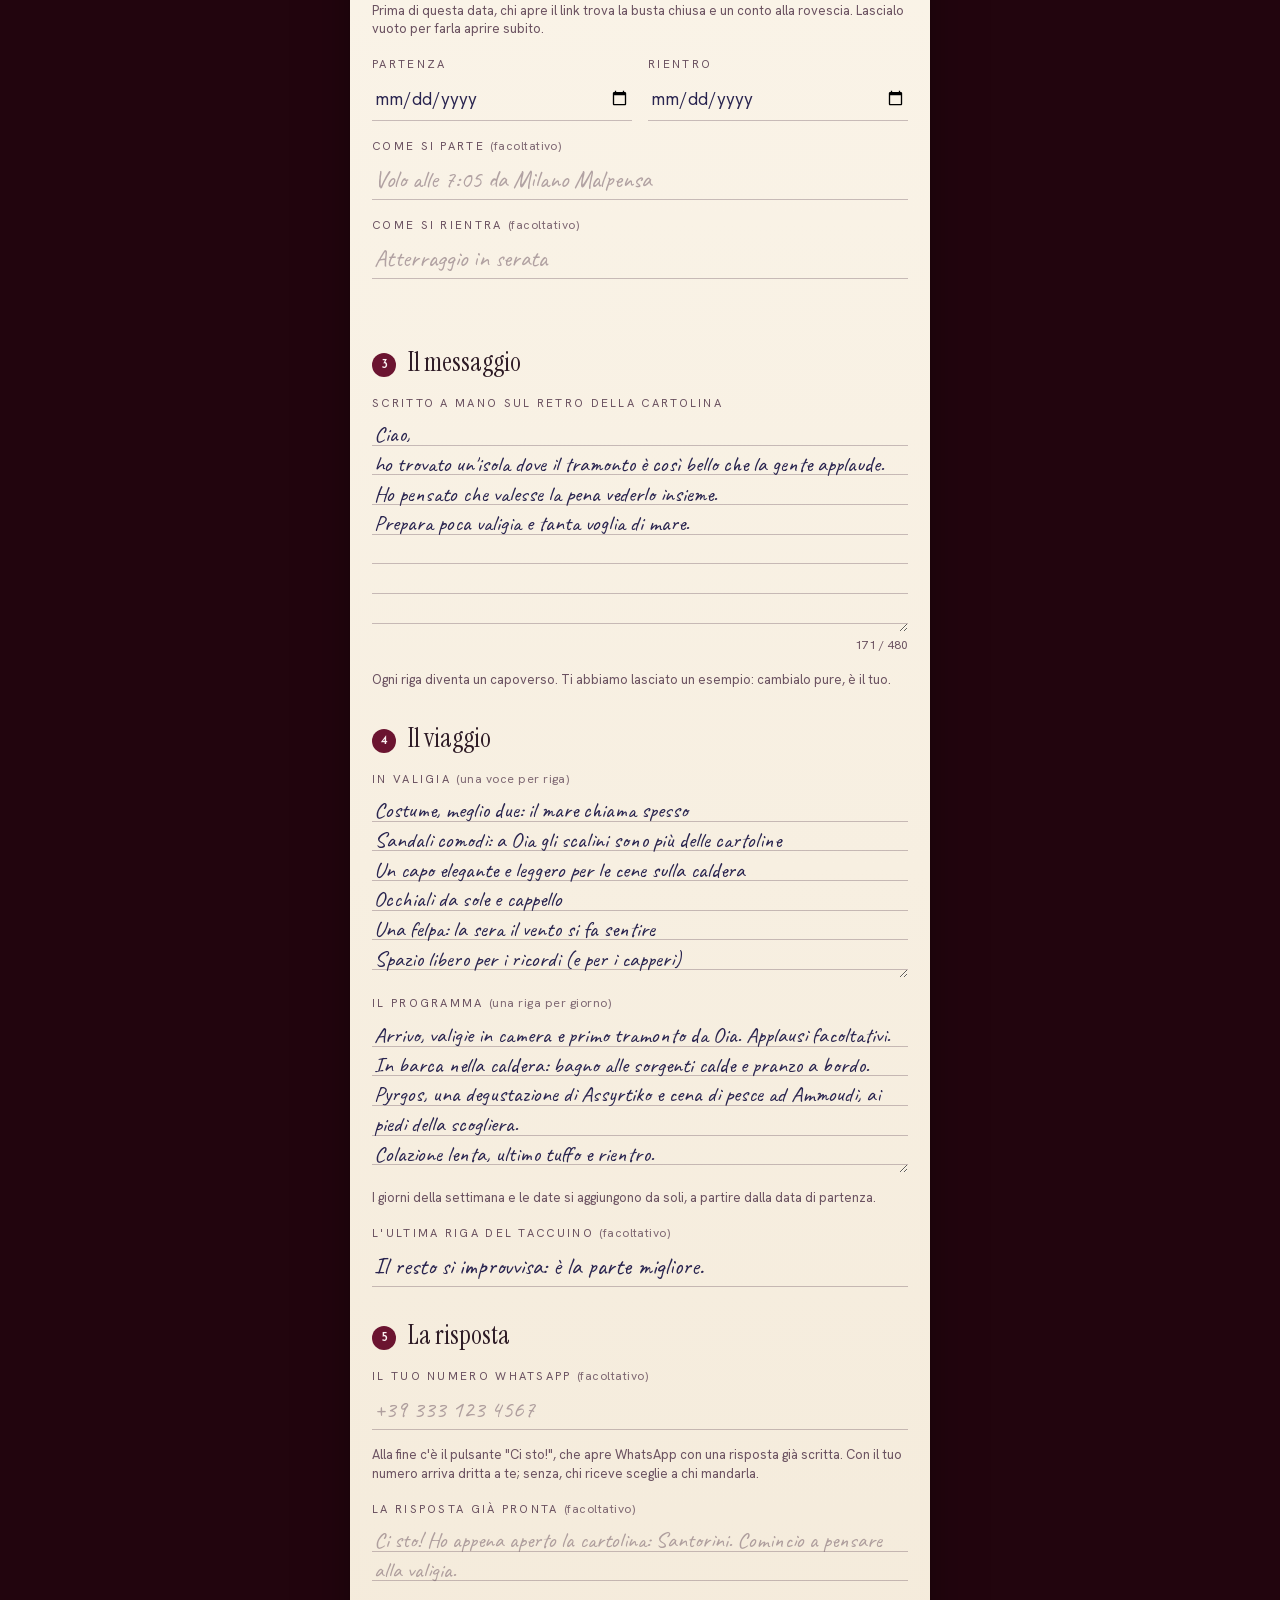
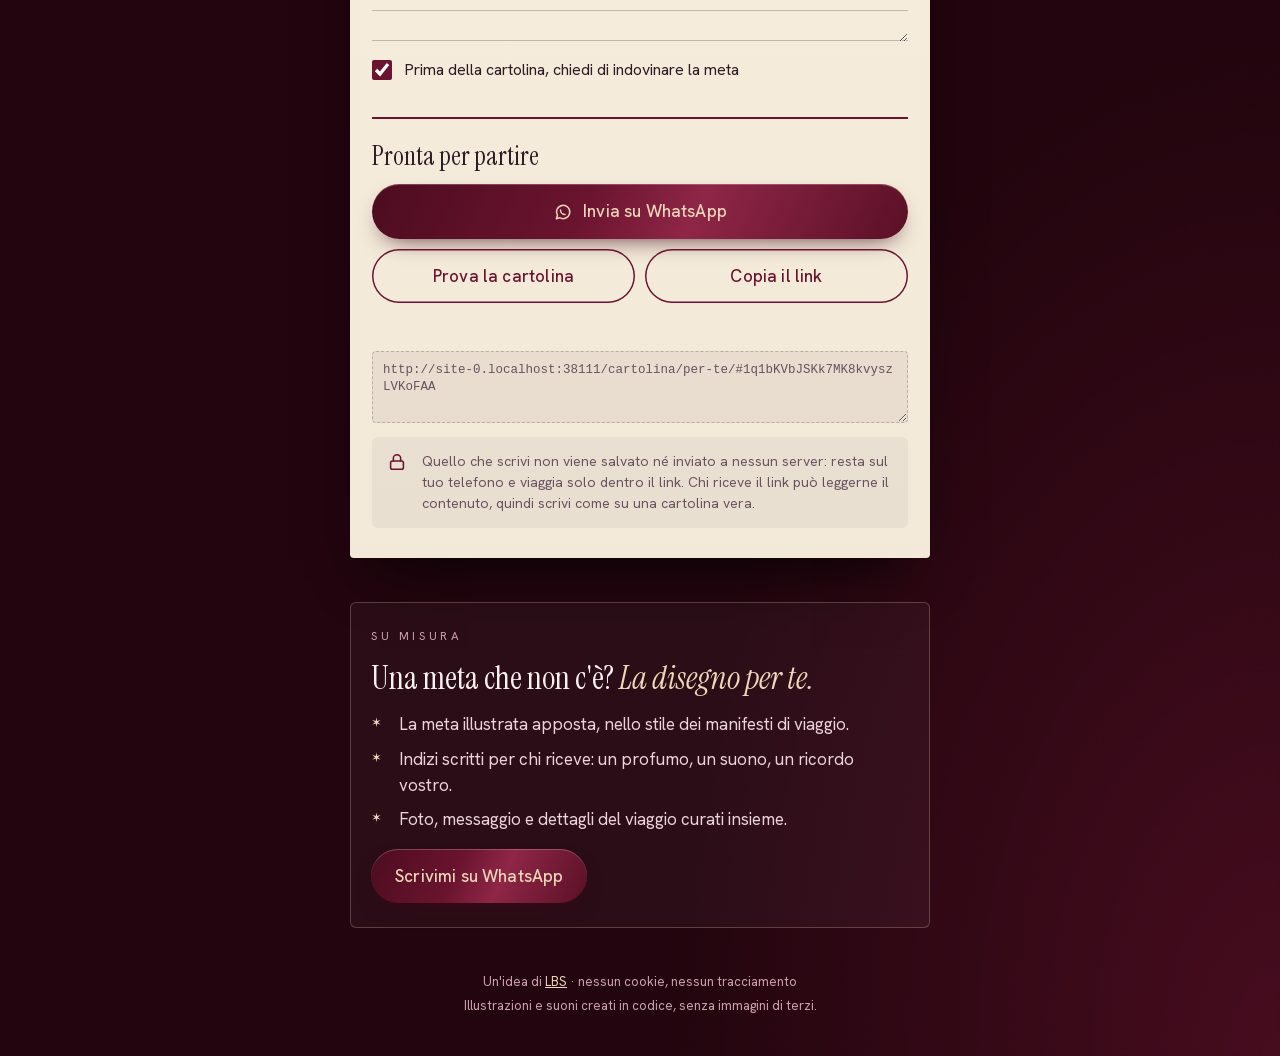
<file: cartolina/index.html>
<!doctype html>
<html lang="it">
<head>
<meta charset="utf-8">
<meta name="viewport" content="width=device-width,initial-scale=1,viewport-fit=cover">
<title>La cartolina che si apre</title>
<meta name="description" content="Annuncia un viaggio a sorpresa con una cartolina che si apre: scegli la meta, scrivi il messaggio, invia il link su WhatsApp.">
<meta property="og:title" content="La cartolina che si apre · LBS">
<meta property="og:description" content="Un viaggio a sorpresa, annunciato con una busta da aprire e una cartolina da girare. Scegli la meta e scrivi il tuo messaggio.">
<meta property="og:type" content="website">
<meta property="og:url" content="https://lindabs.github.io/lbs/cartolina/">
<meta property="og:image" content="https://lindabs.github.io/lbs/cartolina/anteprima.jpg">
<meta property="og:image:width" content="1200">
<meta property="og:image:height" content="630">
<meta name="twitter:card" content="summary_large_image">
<meta name="theme-color" content="#22050e">
<meta name="claude:viewport-fit-sides" content="cover">
<link rel="icon" href="data:image/svg+xml,%3Csvg%20xmlns%3D%22http%3A%2F%2Fwww.w3.org%2F2000%2Fsvg%22%20viewBox%3D%220%200%2064%2064%22%3E%3Ccircle%20cx%3D%2232%22%20cy%3D%2232%22%20r%3D%2228%22%20fill%3D%22%236b1430%22%2F%3E%3Ctext%20x%3D%2232%22%20y%3D%2242%22%20font-family%3D%22Georgia%2Cserif%22%20font-style%3D%22italic%22%20font-size%3D%2230%22%20fill%3D%22%23efd6b8%22%20text-anchor%3D%22middle%22%3EL%3C%2Ftext%3E%3C%2Fsvg%3E">
<style>[hidden]{display:none!important}img{max-width:100%}:root{padding-top:env(safe-area-inset-top,0px);padding-bottom:env(safe-area-inset-bottom,0px)}</style>
<!--
  LA CARTOLINA CHE SI APRE · Crea la tua cartolina · un'esperienza di LBS
  Chi regala sceglie la meta e compila il modulo; la pagina crea un link per-te/#<codice>
  che contiene tutta la cartolina. Nulla viene salvato o inviato a un server.
  Mete e testi predefiniti: mete.js · caratteri e scene: mete.css
-->
<link rel="stylesheet" href="mete.css">
</head>
<body>
<style>
/* Layout: una colonna sul tavolo bordeaux. In alto la promessa, poi le mete come cartoline da scegliere, poi un modulo di spedizione su carta (sei riquadri numerati, nell'ordine in cui si compilano), infine l'invio e l'offerta su misura. */
:root {
  --tavolo: #22050e;
  --vino: #6b1430;
  --vino-hi: #8f2647;
  --champagne: #efd6b8;
  --avorio: #fbf1f2;
  --tenue: #cfa1ad;
  --carta: #f3e9d8;
  --inchiostro: #2e1b26;
  --inchiostro-2: #6a5160;
  --penna: #2a2550;
  --linea: rgba(106, 81, 96, .35);
  --f-display: "Instrument Serif", "Didot", Georgia, serif;
  --f-corpo: "Hanken Grotesk", "Helvetica Neue", Arial, sans-serif;
  --f-mano: "Caveat", "Segoe Print", "Bradley Hand", cursive;
  --f-manifesto: "Josefin Sans", "Futura", "Century Gothic", sans-serif;
  color-scheme: dark;
}
* { box-sizing: border-box; }
html { background: var(--tavolo); }
body {
  margin: 0; color: var(--avorio); font-family: var(--f-corpo); font-size: 17px; line-height: 1.55;
  background:
    radial-gradient(90% 40% at 15% 0%, rgba(143, 38, 71, .42), transparent 62%),
    radial-gradient(80% 40% at 100% 100%, rgba(107, 20, 48, .5), transparent 60%),
    linear-gradient(165deg, #2c0712 0%, #1a040b 100%) fixed, var(--tavolo);
  padding-left: max(16px, env(safe-area-inset-left, 0px));
  padding-right: max(16px, env(safe-area-inset-right, 0px));
  padding-block: 0 40px;
  overflow-x: hidden;
}
button, input, textarea { font: inherit; color: inherit; }
button { cursor: pointer; }
p { margin: 0; }
h1, h2, h3 { font-family: var(--f-display); font-weight: 400; margin: 0; line-height: 1.05; text-wrap: balance; }
:focus-visible { outline: 2px solid var(--champagne); outline-offset: 3px; border-radius: 4px; }
.colonna { width: min(100%, 580px); margin-inline: auto; display: grid; gap: 44px; }
.occhiello { font-size: 12px; letter-spacing: .3em; text-transform: uppercase; color: var(--tenue); }

/* Apertura */
.apertura { padding-top: 56px; display: grid; gap: 18px; }
.apertura h1 { font-size: clamp(40px, 11vw, 64px); line-height: 1; }
.apertura h1 i { color: var(--champagne); }
.apertura p.intro { font-size: 18px; color: #ecd3da; max-width: 36ch; text-wrap: pretty; }
.passaggi { list-style: none; margin: 6px 0 0; padding: 0; display: grid; gap: 10px; counter-reset: p; }
.passaggi li { counter-increment: p; display: grid; grid-template-columns: 30px 1fr; gap: 12px; align-items: baseline; color: #ecd3da; font-size: 16px; }
.passaggi li::before { content: counter(p); font-family: var(--f-display); font-style: italic; font-size: 24px; color: var(--champagne); line-height: 1; }

/* Le mete */
.sezione { display: grid; gap: 16px; }
.sezione > h2 { font-size: 32px; }
.sezione > h2 small { display: block; font-family: var(--f-corpo); font-size: 12px; letter-spacing: .28em; text-transform: uppercase; color: var(--tenue); margin-bottom: 8px; }
.mete { display: grid; grid-template-columns: repeat(2, minmax(0, 1fr)); gap: 18px; }
.meta { position: relative; display: grid; gap: 10px; justify-items: start; text-align: left; }
.meta input { position: absolute; opacity: 0; pointer-events: none; }
.meta label { display: block; width: 100%; cursor: pointer; }
.miniatura {
  display: block; width: 100%; aspect-ratio: 7 / 10; background: #f4ead6; padding: 3.2%; border-radius: 5px;
  box-shadow: 0 22px 40px -22px rgba(0, 0, 0, .9), 0 0 0 0 var(--champagne);
  transition: transform .35s cubic-bezier(.2, .8, .2, 1), box-shadow .35s;
  transform: rotate(-1.5deg);
}
.meta:nth-child(2) .miniatura { transform: rotate(1.4deg); }
.miniatura svg { display: block; width: 100%; height: 100%; border-radius: 2px; }
.meta input:checked + label .miniatura { box-shadow: 0 22px 40px -22px rgba(0, 0, 0, .9), 0 0 0 3px var(--champagne); transform: rotate(0) translateY(-4px); }
.meta input:focus-visible + label .miniatura { outline: 2px solid var(--champagne); outline-offset: 5px; }
.meta-nome { display: flex; align-items: center; gap: 8px; margin-top: 12px; font-family: var(--f-display); font-size: 24px; line-height: 1.1; }
.meta-nome::before { content: ""; width: 16px; height: 16px; border-radius: 50%; border: 1.5px solid var(--tenue); flex: none; }
.meta input:checked + label .meta-nome::before { background: var(--champagne); border-color: var(--champagne); box-shadow: inset 0 0 0 3px var(--tavolo); }
.meta-luogo { font-size: 13px; color: var(--tenue); }
.meta a { font-size: 14px; color: var(--champagne); text-underline-offset: 4px; }
.nota-mete { font-size: 15px; color: var(--tenue); }

/* Il modulo */
.modulo {
  background: linear-gradient(180deg, #fbf5ea, var(--carta)); color: var(--inchiostro);
  border-radius: 4px; padding: 28px 22px 30px; display: grid; gap: 34px;
  box-shadow: 0 30px 60px -28px rgba(0, 0, 0, .85);
  position: relative;
}
.modulo-testa { display: flex; justify-content: space-between; align-items: start; gap: 12px; border-bottom: 2px solid var(--vino); padding-bottom: 14px; }
.modulo-testa b { display: block; font-family: var(--f-manifesto); font-weight: 600; font-size: 14px; letter-spacing: .26em; color: var(--vino); }
.modulo-testa small { display: block; font-size: 12px; color: var(--inchiostro-2); margin-top: 4px; }
.modulo-testa span { font-family: var(--f-mano); font-size: 22px; color: var(--inchiostro-2); transform: rotate(-4deg); white-space: nowrap; }
fieldset { border: 0; margin: 0; padding: 0; display: grid; gap: 16px; min-width: 0; }
legend { padding: 0; margin-bottom: 14px; display: flex; align-items: baseline; gap: 12px; font-family: var(--f-display); font-size: 26px; line-height: 1.1; }
legend i { font-style: normal; font-family: var(--f-manifesto); font-weight: 600; font-size: 13px; color: var(--avorio); background: var(--vino); width: 24px; height: 24px; border-radius: 50%; display: inline-grid; place-items: center; flex: none; transform: translateY(-3px); }
.campo { display: grid; gap: 4px; min-width: 0; }
.campo label { font-size: 11.5px; letter-spacing: .2em; text-transform: uppercase; color: var(--inchiostro-2); }
.campo label em { font-style: normal; letter-spacing: .04em; text-transform: none; font-size: 12px; opacity: .85; }
.campo input[type="text"], .campo input[type="tel"], .campo input[type="date"], .campo textarea {
  width: 100%; min-width: 0; border: 0; border-bottom: 1.5px solid var(--linea); border-radius: 0; background: transparent;
  font-family: var(--f-mano); font-size: 24px; line-height: 1.3; color: var(--penna); padding: 4px 2px;
}
.campo input[type="date"] { font-family: var(--f-corpo); font-size: 17px; padding: 8px 2px; min-height: 44px; color-scheme: light; }
.campo textarea { resize: vertical; min-height: 120px; font-size: 22px; line-height: 1.35;
  background-image: repeating-linear-gradient(180deg, transparent 0 calc(1.35em - 1px), var(--linea) calc(1.35em - 1px) 1.35em);
  background-attachment: local; border-bottom: 0; }
.campo input:focus, .campo textarea:focus { outline: none; border-bottom-color: var(--vino); }
.campo textarea:focus { box-shadow: 0 2px 0 var(--vino); }
.campo input::placeholder, .campo textarea::placeholder { color: rgba(106, 81, 96, .5); }
.aiuto { font-size: 13px; line-height: 1.45; color: var(--inchiostro-2); }
.conta { font-size: 12px; color: var(--inchiostro-2); text-align: right; font-variant-numeric: tabular-nums; }
.coppia { display: grid; grid-template-columns: repeat(2, minmax(0, 1fr)); gap: 16px; }
.spunta { display: grid; grid-template-columns: 22px 1fr; gap: 10px; align-items: start; font-size: 16px; cursor: pointer; }
.spunta input { width: 20px; height: 20px; margin: 2px 0 0; accent-color: var(--vino); }
.avviso { font-size: 14px; color: var(--vino); min-height: 1.4em; }

/* Invio */
.invio { display: grid; gap: 14px; border-top: 2px solid var(--vino); padding-top: 24px; }
.invio h3 { font-size: 26px; }
.link-pronto { width: 100%; font-family: ui-monospace, "SF Mono", Menlo, monospace; font-size: 12.5px; color: var(--inchiostro-2); background: rgba(106, 81, 96, .08); border: 1px dashed var(--linea); border-radius: 4px; padding: 10px; word-break: break-all; line-height: 1.4; max-height: 5.8em; overflow: auto; }
.azioni { display: grid; gap: 10px; }
.btn {
  display: inline-flex; align-items: center; justify-content: center; gap: 10px; text-decoration: none;
  border: 0; border-radius: 999px; padding: 14px 24px; min-height: 50px; font-weight: 500; letter-spacing: .01em;
  background: linear-gradient(115deg, #4d0c1f, var(--vino) 40%, var(--vino-hi) 60%, #5a1026);
  color: var(--champagne); box-shadow: 0 10px 24px -12px rgba(60, 8, 22, .9), 0 1px 0 rgba(255, 220, 232, .25) inset;
  transition: transform .2s;
}
.btn:active { transform: scale(.98); }
.btn svg { width: 20px; height: 20px; flex: none; }
.btn.secondario { background: transparent; color: var(--vino); box-shadow: inset 0 0 0 1.5px var(--vino); }
.esito { font-size: 14px; color: var(--vino); min-height: 1.4em; text-align: center; }
.privato { display: grid; grid-template-columns: 24px 1fr; gap: 12px; font-size: 14px; line-height: 1.5; color: var(--inchiostro-2); background: rgba(106, 81, 96, .07); border-radius: 6px; padding: 14px; }
.privato svg { width: 22px; height: 22px; color: var(--vino); }
.francobollo-mod { position: absolute; top: -18px; right: 18px; width: 64px; transform: rotate(5deg); filter: drop-shadow(0 4px 6px rgba(0, 0, 0, .35)); }

/* Su misura */
.misura { display: grid; gap: 16px; border: 1px solid rgba(239, 214, 184, .25); border-radius: 6px; padding: 24px 20px; background: rgba(255, 228, 236, .04); }
.misura h2 { font-size: 32px; }
.misura h2 i { color: var(--champagne); }
.misura ul { margin: 0; padding: 0; list-style: none; display: grid; gap: 8px; color: #ecd3da; }
.misura li { display: grid; grid-template-columns: 18px 1fr; gap: 10px; }
.misura li::before { content: "✶"; color: var(--champagne); font-size: 13px; line-height: 1.9; }
.misura .btn { justify-self: start; }
.credito { font-size: 13px; color: var(--tenue); text-align: center; display: grid; gap: 4px; }
.credito a { color: var(--champagne); }

@media (max-width: 400px) {
  .coppia { grid-template-columns: minmax(0, 1fr); }
  .modulo { padding-inline: 18px; }
}
@media (min-width: 560px) { .azioni { grid-template-columns: 1fr 1fr; } .azioni .btn:first-child { grid-column: 1 / -1; } }
@media (prefers-reduced-motion: reduce) { * { transition: none !important; } }
</style>

<div class="colonna">
  <header class="apertura">
    <p class="occhiello">LBS · La cartolina che si apre</p>
    <h1>Un viaggio a sorpresa, <i>svelato con un gesto.</i></h1>
    <p class="intro">Una busta con la ceralacca, quattro indizi da scoprire, poi una cartolina che si gira e svela la meta. Tu scegli il luogo e scrivi il messaggio; il resto lo fa la carta.</p>
    <ol class="passaggi">
      <li>Scegli la meta tra le cartoline illustrate.</li>
      <li>Compila il modulo: nomi, date, messaggio, programma.</li>
      <li>Invia il link su WhatsApp. Chi lo riceve rompe il sigillo.</li>
    </ol>
  </header>

  <section class="sezione" aria-labelledby="t-mete">
    <h2 id="t-mete"><small>Le mete</small>Dove si va?</h2>
    <div class="mete" id="mete" role="radiogroup" aria-labelledby="t-mete"></div>
    <p class="nota-mete">Altre mete sono in arrivo. Ne serve una diversa? Più sotto trovi la cartolina su misura.</p>
  </section>

  <form class="modulo" id="modulo" autocomplete="off" novalidate>
    <div class="francobollo-mod" id="francobollo-mod" aria-hidden="true"></div>
    <div class="modulo-testa">
      <div><b>MODULO DI SPEDIZIONE</b><small>Cartolina con busta sigillata · Posta prioritaria</small></div>
    </div>

    <fieldset>
      <legend><i>1</i>Chi riceve, chi regala</legend>
      <div class="coppia">
        <div class="campo"><label for="f-per">Per</label><input id="f-per" type="text" maxlength="40" placeholder="Giulia" autocapitalize="words"></div>
        <div class="campo"><label for="f-da">Da <em>(la tua firma)</em></label><input id="f-da" type="text" maxlength="40" placeholder="Marco" autocapitalize="words"></div>
      </div>
      <p class="aiuto">L'iniziale della firma finisce impressa nella ceralacca.</p>
    </fieldset>

    <fieldset>
      <legend><i>2</i>Le date</legend>
      <div class="campo"><label for="f-apertura">La busta si apre dal <em>(facoltativo)</em></label><input id="f-apertura" type="date"></div>
      <p class="aiuto">Prima di questa data, chi apre il link trova la busta chiusa e un conto alla rovescia. Lascialo vuoto per farla aprire subito.</p>
      <div class="coppia">
        <div class="campo"><label for="f-partenza">Partenza</label><input id="f-partenza" type="date"></div>
        <div class="campo"><label for="f-ritorno">Rientro</label><input id="f-ritorno" type="date"></div>
      </div>
      <div class="campo"><label for="f-sn">Come si parte <em>(facoltativo)</em></label><input id="f-sn" type="text" maxlength="70" placeholder="Volo alle 7:05 da Milano Malpensa"></div>
      <div class="campo"><label for="f-rn">Come si rientra <em>(facoltativo)</em></label><input id="f-rn" type="text" maxlength="70" placeholder="Atterraggio in serata"></div>
      <p class="avviso" id="avviso-date" aria-live="polite"></p>
    </fieldset>

    <fieldset>
      <legend><i>3</i>Il messaggio</legend>
      <div class="campo"><label for="f-messaggio">Scritto a mano sul retro della cartolina</label><textarea id="f-messaggio" rows="7" maxlength="480"></textarea>
        <p class="conta" id="conta"></p></div>
      <p class="aiuto">Ogni riga diventa un capoverso. Ti abbiamo lasciato un esempio: cambialo pure, è il tuo.</p>
    </fieldset>

    <fieldset>
      <legend><i>4</i>Il viaggio</legend>
      <div class="campo"><label for="f-valigia">In valigia <em>(una voce per riga)</em></label><textarea id="f-valigia" rows="6" maxlength="600"></textarea></div>
      <div class="campo"><label for="f-programma">Il programma <em>(una riga per giorno)</em></label><textarea id="f-programma" rows="5" maxlength="900"></textarea></div>
      <p class="aiuto">I giorni della settimana e le date si aggiungono da soli, a partire dalla data di partenza.</p>
      <div class="campo"><label for="f-nota">L'ultima riga del taccuino <em>(facoltativo)</em></label><input id="f-nota" type="text" maxlength="90"></div>
    </fieldset>

    <fieldset>
      <legend><i>5</i>La risposta</legend>
      <div class="campo"><label for="f-numero">Il tuo numero WhatsApp <em>(facoltativo)</em></label><input id="f-numero" type="tel" inputmode="tel" maxlength="20" placeholder="+39 333 123 4567"></div>
      <p class="aiuto">Alla fine c'è il pulsante "Ci sto!", che apre WhatsApp con una risposta già scritta. Con il tuo numero arriva dritta a te; senza, chi riceve sceglie a chi mandarla.</p>
      <div class="campo"><label for="f-risposta">La risposta già pronta <em>(facoltativo)</em></label><textarea id="f-risposta" rows="3" maxlength="300"></textarea></div>
      <label class="spunta"><input id="f-indovina" type="checkbox" checked><span>Prima della cartolina, chiedi di indovinare la meta</span></label>
    </fieldset>

    <div class="invio">
      <h3>Pronta per partire</h3>
      <div class="azioni">
        <a class="btn" id="invia" href="#" target="_blank" rel="noopener">
          <svg viewBox="0 0 24 24" fill="none" stroke="currentColor" stroke-width="1.8" stroke-linecap="round" stroke-linejoin="round" aria-hidden="true"><path d="M4 20l1.3-3.9A8 8 0 1 1 8 18.8z"/><path d="M9 9.5c0 3 2.5 5.5 5.5 5.5"/></svg>Invia su WhatsApp</a>
        <a class="btn secondario" id="prova" href="per-te/" target="_blank" rel="noopener">Prova la cartolina</a>
        <button class="btn secondario" id="copia" type="button">Copia il link</button>
      </div>
      <p class="esito" id="esito" aria-live="polite"></p>
      <label class="nascosto" for="link" style="position:absolute;width:1px;height:1px;overflow:hidden;clip:rect(0 0 0 0)">Il link della cartolina</label>
      <textarea class="link-pronto" id="link" rows="3" readonly></textarea>
      <div class="privato">
        <svg viewBox="0 0 24 24" fill="none" stroke="currentColor" stroke-width="1.7" stroke-linecap="round" stroke-linejoin="round" aria-hidden="true"><rect x="5" y="11" width="14" height="9" rx="2"/><path d="M8 11V8a4 4 0 0 1 8 0v3"/></svg>
        <p>Quello che scrivi non viene salvato né inviato a nessun server: resta sul tuo telefono e viaggia solo dentro il link. Chi riceve il link può leggerne il contenuto, quindi scrivi come su una cartolina vera.</p>
      </div>
    </div>
  </form>

  <section class="misura" aria-labelledby="t-misura">
    <p class="occhiello">Su misura</p>
    <h2 id="t-misura">Una meta che non c'è? <i>La disegno per te.</i></h2>
    <ul>
      <li>La meta illustrata apposta, nello stile dei manifesti di viaggio.</li>
      <li>Indizi scritti per chi riceve: un profumo, un suono, un ricordo vostro.</li>
      <li>Foto, messaggio e dettagli del viaggio curati insieme.</li>
    </ul>
    <a class="btn" href="https://wa.me/393461250608?text=Ciao%2C%20vorrei%20una%20cartolina%20su%20misura%20per%20un%20viaggio%20a%20sorpresa." target="_blank" rel="noopener">Scrivimi su WhatsApp</a>
  </section>

  <footer class="credito">
    <p>Un'idea di <a href="https://lindabs.github.io/lbs/" target="_blank" rel="noopener">LBS</a> · nessun cookie, nessun tracciamento</p>
    <p>Illustrazioni e suoni creati in codice, senza immagini di terzi.</p>
  </footer>
</div>

<script src="mete.js"></script>
<script>
const $ = s => document.querySelector(s);
const campo = id => $("#f-" + id);
let meta = "santorini";
const toccati = new Set();
const PER_ESEMPIO = "Ciao";

/* ---------- Le mete, come cartoline da scegliere ---------- */
$("#mete").innerHTML = Object.values(METE).map((M, i) => `
  <div class="meta">
    <input type="radio" name="meta" id="meta-${M.id}" value="${M.id}"${i === 0 ? " checked" : ""}>
    <label for="meta-${M.id}"><span class="miniatura fermo vivo sera">${M.scena()}</span>
      <span class="meta-nome">${esc(M.nome)}</span><span class="meta-luogo">${esc(M.luogo)}</span></label>
    <a href="per-te/#${M.id}" target="_blank" rel="noopener">Guarda l'esempio ↗</a>
  </div>`).join("");
document.querySelectorAll('input[name="meta"]').forEach(r => r.addEventListener("change", () => { meta = r.value; aggiornaPredefiniti(); aggiorna(); }));

/* ---------- Testi predefiniti della meta, finché chi scrive non li cambia ---------- */
function predefiniti() {
  const P = METE[meta].predefiniti, per = campo("per").value.trim() || PER_ESEMPIO;
  return { messaggio: P.messaggio(per), valigia: P.valigia.join("\n"), programma: P.programma.join("\n"), nota: P.nota };
}
function aggiornaPredefiniti() {
  const D = predefiniti();
  for (const k in D) if (!toccati.has(k)) campo(k).value = D[k];
  $("#francobollo-mod").innerHTML = METE[meta].francobollo();
  contaCaratteri();
}
["messaggio", "valigia", "programma", "nota"].forEach(k => campo(k).addEventListener("input", () => toccati.add(k)));
function contaCaratteri() { const n = campo("messaggio").value.length; $("#conta").textContent = `${n} / 480`; }

/* ---------- Dal modulo al link ---------- */
function dati() {
  const D = predefiniti(), v = id => campo(id).value.trim(), d = { m: meta };
  const coppie = { p: "per", d: "da", a: "apertura", s: "partenza", r: "ritorno", sn: "sn", rn: "rn", x: "risposta" };
  for (const k in coppie) if (v(coppie[k])) d[k] = v(coppie[k]);
  const num = v("numero").replace(/\D/g, ""); if (num) d.w = num.length === 10 && num[0] === "3" ? "39" + num : num;
  // i testi uguali a quelli predefiniti non entrano nel link: così resta più corto
  if (v("messaggio") && v("messaggio") !== D.messaggio.trim()) d.t = v("messaggio");
  if (!v("messaggio")) d.t = " ";
  if (v("valigia") !== D.valigia.trim()) d.v = v("valigia").split(/\n+/).map(s => s.trim()).filter(Boolean);
  if (v("programma") !== D.programma.trim()) d.g = v("programma").split(/\n+/).map(s => s.trim()).filter(Boolean);
  if (v("nota") !== D.nota.trim()) d.n = v("nota");
  if (!campo("indovina").checked) d.i = 0;
  return d;
}
let link = "", codice = "", inCorso = 0;
async function aggiorna() {
  const mio = ++inCorso, d = dati();
  controllaDate();
  codice = await codifica(d);
  if (mio !== inCorso) return;
  link = new URL("per-te/", location.href).href + "#" + codice;
  $("#link").value = link;
  $("#prova").href = new URL("per-te/?anteprima", location.href).href + "#" + codice;
  const a = d.a ? giornoDa(d.a) : null;
  const testo = `Per te, una busta chiusa${a ? `. Si apre ${conArticolo(a)}` : ""}: ${link}`;
  $("#invia").href = "https://wa.me/?text=" + encodeURIComponent(testo);
  try { history.replaceState(null, "", "#" + codice); } catch (e) {}
}
function controllaDate() {
  const v = id => campo(id).value, av = $("#avviso-date");
  if (v("partenza") && v("ritorno") && v("ritorno") < v("partenza")) av.textContent = "Il rientro viene prima della partenza: controlla le date.";
  else if (v("apertura") && v("partenza") && v("apertura") > v("partenza")) av.textContent = "La busta si aprirebbe dopo la partenza: la sorpresa arriverebbe in ritardo.";
  else av.textContent = "";
  campo("risposta").placeholder = componi({ m: meta, d: campo("da").value.trim(), s: v("partenza"), r: v("ritorno") }).whatsapp.risposta;
}
let attesa;
$("#modulo").addEventListener("input", e => {
  if (e.target === campo("per")) aggiornaPredefiniti();
  if (e.target === campo("messaggio")) contaCaratteri();
  clearTimeout(attesa); attesa = setTimeout(aggiorna, 250);
});
$("#modulo").addEventListener("submit", e => e.preventDefault());

$("#copia").addEventListener("click", async () => {
  await aggiorna();
  try { await navigator.clipboard.writeText(link); $("#esito").textContent = "Link copiato. Incollalo dove vuoi."; }
  catch (e) { const t = $("#link"); t.focus(); t.select(); $("#esito").textContent = "Il link è selezionato qui sotto: copialo con il menu del telefono."; }
});
$("#invia").addEventListener("click", () => { $("#esito").textContent = "Si apre WhatsApp: scegli a chi mandare la busta."; });

/* ---------- Riaprire un modulo già compilato (il codice resta nell'indirizzo di questa pagina) ---------- */
(async function avvia() {
  const h = location.hash.slice(1);
  if (/^[01]/.test(h)) {
    try {
      const d = await decodifica(h);
      if (METE[d.m]) { meta = d.m; $("#meta-" + meta).checked = true; }
      const riempi = (k, id) => { if (d[k] !== undefined) campo(id).value = Array.isArray(d[k]) ? d[k].join("\n") : d[k]; };
      riempi("p", "per"); riempi("d", "da"); riempi("a", "apertura"); riempi("s", "partenza"); riempi("r", "ritorno");
      riempi("sn", "sn"); riempi("rn", "rn"); riempi("x", "risposta"); riempi("w", "numero");
      if (d.t) { campo("messaggio").value = d.t.trim(); toccati.add("messaggio"); }
      if (d.v) { riempi("v", "valigia"); toccati.add("valigia"); }
      if (d.g) { riempi("g", "programma"); toccati.add("programma"); }
      if (d.n !== undefined) { riempi("n", "nota"); toccati.add("nota"); }
      if (d.i === 0) campo("indovina").checked = false;
    } catch (e) {}
  }
  aggiornaPredefiniti();
  aggiorna();
})();
</script>
</body>
</html>
</file>
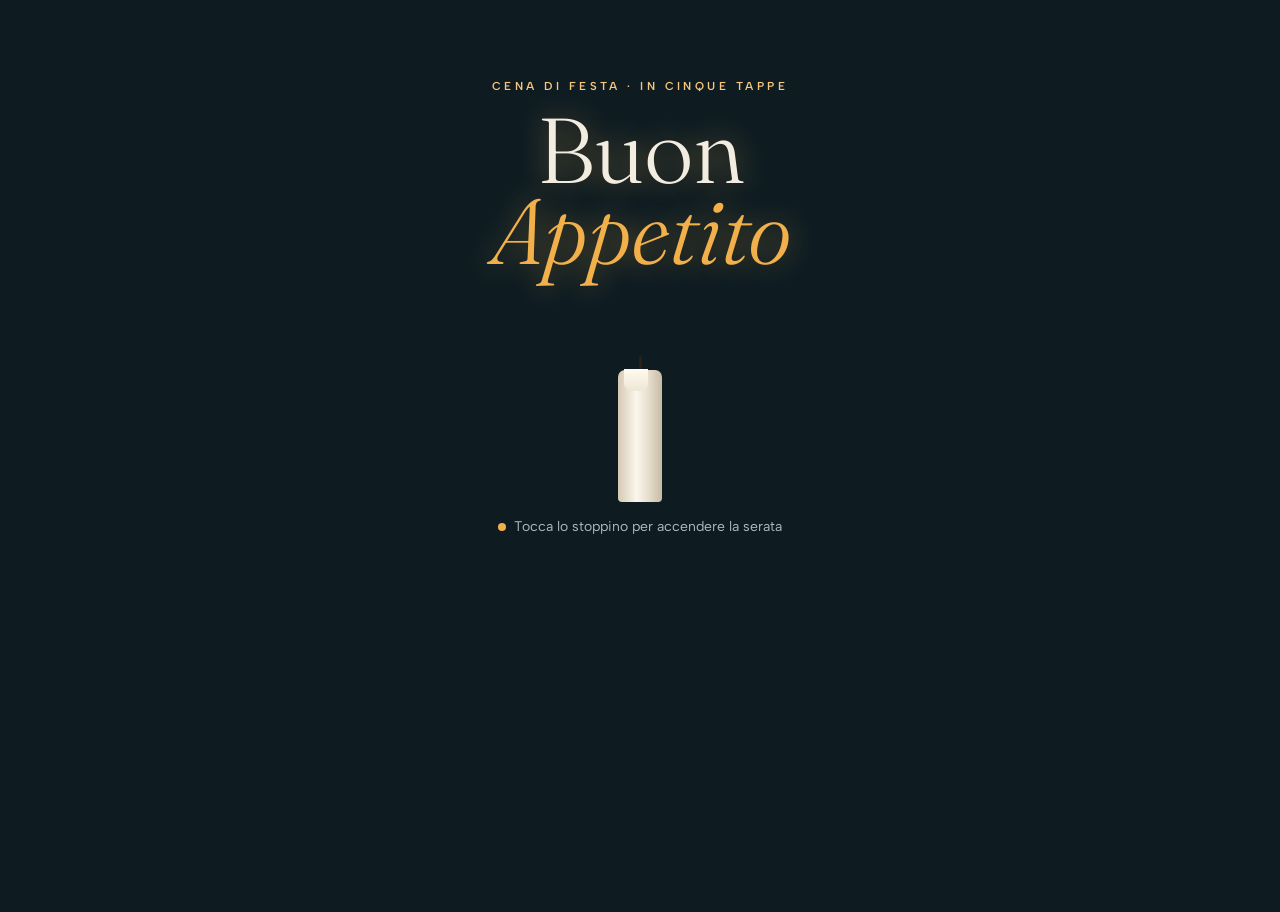
<file: cena/index.html>
<!doctype html>
<html lang="it">
<head>
<meta charset="utf-8">
<meta name="viewport" content="width=device-width,initial-scale=1,viewport-fit=cover">
<title>Buon Appetito</title>
<meta name="description" content="Cinque domande e la tua cena di festa prende forma: menù, lista della spesa, tavola, musica, tabella di marcia e un invito da aprire.">
<meta property="og:title" content="Buon Appetito">
<meta property="og:description" content="Un invito da aprire con calma, una serata pensata in ogni dettaglio.">
<meta property="og:type" content="website">
<meta property="og:locale" content="it_IT">
<meta property="og:url" content="https://lindabs.github.io/lbs/cena/">
<meta property="og:image" content="https://lindabs.github.io/lbs/cena/anteprima.jpg">
<meta property="og:image:width" content="1200">
<meta property="og:image:height" content="630">
<meta name="twitter:card" content="summary_large_image">
<meta name="theme-color" content="#0e1c22">
<meta name="referrer" content="no-referrer">
<link rel="icon" href="data:image/svg+xml,%3Csvg xmlns='http://www.w3.org/2000/svg' viewBox='0 0 64 64'%3E%3Crect width='64' height='64' rx='14' fill='%230e1c22'/%3E%3Crect x='26' y='30' width='12' height='24' rx='2' fill='%23f3ece0'/%3E%3Cpath d='M32 10c6 8 7 12 0 18-7-6-6-10 0-18z' fill='%23f2b04b'/%3E%3C/svg%3E">
<!-- Font incorporati nella pagina: nessuna richiesta a server esterni. -->
<style>@font-face{font-family:"Fraunces";font-style:normal;font-weight:300 500;font-display:swap;src:url([data-uri]) format("woff2")}@font-face{font-family:"Fraunces";font-style:italic;font-weight:300 400;font-display:swap;src:url([data-uri]) format("woff2")}@font-face{font-family:"Albert Sans";font-style:normal;font-weight:400 600;font-display:swap;src:url([data-uri]) format("woff2")}</style>
<style>
/*
  Buon Appetito · un percorso di LBS
  Identità «Lume di candela»: notte color petrolio, luce d'ambra, vetro smerigliato, carta color cera.
  Si apre accendendo una candela; cinque tappe; il piano si svela sotto una cloche;
  l'invito per gli ospiti usa lo stesso indirizzo, con #invito=… nel link.
  Nessun cookie, nessun tracciamento: lo stato resta nel localStorage del telefono.
*/
@property --bg { syntax: "<color>"; inherits: true; initial-value: #0e1c22; }
@property --bg2 { syntax: "<color>"; inherits: true; initial-value: #1f4a52; }
@property --accent { syntax: "<color>"; inherits: true; initial-value: #f6c77d; }
@property --gold { syntax: "<color>"; inherits: true; initial-value: #f2b04b; }
@property --ivory { syntax: "<color>"; inherits: true; initial-value: #f3ece0; }
@property --muted { syntax: "<color>"; inherits: true; initial-value: #a9bcbc; }
:root {
  /* petrolio (fondo), lago (seconda luce), fiamma, ambra, cera, nebbia */
  --bg: #0e1c22; --bg2: #1f4a52; --accent: #f6c77d; --gold: #f2b04b; --ivory: #f3ece0; --muted: #a9bcbc;
  --paper: #f5efe4; --paper2: #ebe2d2;
  --ink: color-mix(in srgb, var(--bg) 82%, #000);
  --line: color-mix(in srgb, var(--ivory) 14%, transparent);
  --surface: color-mix(in srgb, var(--ivory) 6%, transparent);
  --f-display: "Fraunces", "Iowan Old Style", Georgia, serif;
  --f-body: "Albert Sans", "Helvetica Neue", Arial, sans-serif;
  --f-hand: "Fraunces", Georgia, serif;
  --ease: cubic-bezier(.45, .05, .2, 1);
  color-scheme: dark;
  transition: --bg 1.1s ease, --bg2 1.1s ease, --accent 1.1s ease, --gold 1.1s ease, --ivory 1.1s ease, --muted 1.1s ease;
}
:root[data-occ="natale"] { --bg: #0a1c18; --bg2: #1d4a3f; --accent: #ec7f68; --gold: #f2b04b; --ivory: #f4ede1; --muted: #a8bfb6; }
:root[data-occ="capodanno"] { --bg: #0a1121; --bg2: #26365f; --accent: #f3d38f; --gold: #ecc77c; --ivory: #f4efe6; --muted: #a9b0c8; }
:root[data-occ="compleanno"] { --bg: #181322; --bg2: #46305b; --accent: #f6b3a0; --gold: #f4b183; --ivory: #f6eee6; --muted: #c0b1c6; }
:root[data-occ="amici"] { --bg: #141811; --bg2: #3e4a2c; --accent: #f3bd73; --gold: #f2a65a; --ivory: #f5eee2; --muted: #b9b9a0; }

* { box-sizing: border-box; }
html { background: var(--bg); -webkit-text-size-adjust: 100%; }
body {
  margin: 0; min-height: 100svh; color: var(--ivory); background: var(--bg);
  font-family: var(--f-body); font-size: 17px; line-height: 1.55; overflow-x: clip;
}
body::before {
  content: ""; position: fixed; inset: 0; z-index: -2; pointer-events: none;
  background:
    radial-gradient(70% 42% at 50% 0%, color-mix(in srgb, var(--gold) 16%, transparent), transparent 70%),
    radial-gradient(90% 60% at 100% 100%, color-mix(in srgb, var(--bg2) 55%, transparent), transparent 65%),
    radial-gradient(70% 50% at 0% 60%, color-mix(in srgb, var(--bg2) 30%, transparent), transparent 70%),
    var(--bg);
  animation: breathe-bg 7s ease-in-out infinite;
}
@keyframes breathe-bg { 50% { filter: brightness(1.08); } }
#fx { position: fixed; inset: 0; width: 100%; height: 100%; z-index: -1; pointer-events: none; }
button, input { font: inherit; color: inherit; }
button { cursor: pointer; -webkit-tap-highlight-color: transparent; }
a { color: inherit; }
p { margin: 0; }
h1, h2, h3 { font-family: var(--f-display); font-weight: 300; margin: 0; line-height: 1.02; text-wrap: balance; letter-spacing: -.01em; }
h1 i, h2 i, h3 i { color: var(--gold); font-weight: 300; }
ul, ol { margin: 0; padding: 0; list-style: none; }
:focus-visible { outline: 2px solid var(--gold); outline-offset: 3px; border-radius: 8px; }
[tabindex="-1"]:focus { outline: none; }
[hidden] { display: none !important; }
.sr { position: absolute; width: 1px; height: 1px; overflow: hidden; clip: rect(0 0 0 0); white-space: nowrap; }
.eyebrow { font-size: 11.5px; font-weight: 600; letter-spacing: .3em; text-transform: uppercase; color: var(--accent); }
.hand { font-family: var(--f-hand); font-style: italic; font-weight: 300; color: var(--accent); font-size: 21px; line-height: 1.2; }
.foil { color: var(--ivory); text-shadow: 0 0 28px color-mix(in srgb, var(--gold) 45%, transparent); }

/* ---------- Barra in alto ---------- */
.top {
  position: fixed; z-index: 30; top: 0; left: 0; right: 0; height: calc(56px + env(safe-area-inset-top, 0px));
  padding: env(safe-area-inset-top, 0px) max(16px, env(safe-area-inset-right, 0px)) 0 max(16px, env(safe-area-inset-left, 0px));
  display: grid; grid-template-columns: 1fr auto 1fr; align-items: center;
  background: linear-gradient(color-mix(in srgb, var(--bg) 92%, transparent), color-mix(in srgb, var(--bg) 0%, transparent));
}
.top.solid { background: color-mix(in srgb, var(--bg) 90%, transparent); backdrop-filter: blur(12px); -webkit-backdrop-filter: blur(12px); border-bottom: 1px solid var(--line); }
.mono { font-family: var(--f-display); font-style: italic; font-weight: 300; font-size: 19px; line-height: 1; text-decoration: none; justify-self: start; white-space: nowrap; color: var(--ivory); }
.mono b { font-weight: 300; color: var(--gold); }
.top-r { justify-self: end; }
.pill { border: 1px solid var(--line); background: var(--surface); border-radius: 999px; padding: 6px 13px; font-size: 13.5px; font-weight: 500; }
.candles { display: flex; gap: 11px; align-items: flex-end; height: 30px; }
.candle { position: relative; width: 6px; height: 16px; border-radius: 2px 2px 1px 1px; background: linear-gradient(90deg, color-mix(in srgb, var(--ivory) 70%, transparent), var(--ivory)); opacity: .4; transition: opacity .4s; }
.candle::before {
  content: ""; position: absolute; left: 50%; bottom: 100%; width: 7px; height: 11px; margin-left: -3.5px; margin-bottom: 2px;
  border-radius: 50% 50% 50% 50% / 62% 62% 38% 38%;
  background: radial-gradient(circle at 50% 70%, #fff7d6 0 25%, #ffc865 45%, rgba(255, 140, 50, .0) 72%);
  transform: scale(0); transform-origin: 50% 100%; transition: transform .45s cubic-bezier(.3, 1.6, .5, 1);
}
.candle.lit { opacity: 1; }
.candle.lit::before { transform: scale(1); animation: flick 2.4s ease-in-out infinite; }
@keyframes flick { 0%, 100% { transform: scale(1) rotate(-2deg); } 40% { transform: scale(.92, 1.06) rotate(2deg); } 70% { transform: scale(1.04, .95) rotate(-1deg); } }

/* ---------- Struttura ---------- */
.app {
  position: relative; max-width: 620px; margin: 0 auto; min-height: 100svh;
  padding: calc(72px + env(safe-area-inset-top, 0px)) max(18px, env(safe-area-inset-right, 0px)) calc(120px + env(safe-area-inset-bottom, 0px)) max(18px, env(safe-area-inset-left, 0px));
}
.screen { display: none; }
.screen.on { display: block; animation: enter .7s var(--ease) both; }
@keyframes enter { from { opacity: 0; transform: translateY(16px); } }
.q { display: grid; gap: 10px; margin-bottom: 26px; }
.q h2 { font-size: clamp(40px, 11vw, 58px); }
.lead { color: var(--muted); max-width: 40ch; }
.sub-q { font-family: var(--f-display); font-weight: 300; font-size: 26px; margin: 30px 0 12px; }
.sub-q i { color: var(--gold); }
.fine { font-size: 13.5px; color: var(--muted); line-height: 1.5; }

.dock {
  position: fixed; z-index: 25; left: 0; right: 0; bottom: 0;
  padding: 18px max(18px, env(safe-area-inset-right, 0px)) calc(16px + env(safe-area-inset-bottom, 0px)) max(18px, env(safe-area-inset-left, 0px));
  background: linear-gradient(transparent, color-mix(in srgb, var(--bg) 92%, transparent) 38%);
}
.dock-in { max-width: 620px; margin: 0 auto; display: flex; align-items: center; justify-content: space-between; gap: 12px; }
.btn {
  display: inline-flex; align-items: center; justify-content: center; gap: 8px; min-height: 50px; padding: 0 24px;
  border-radius: 999px; border: 1px solid var(--line); background: var(--surface); font-weight: 600; font-size: 16px; text-decoration: none;
  transition: transform .2s, background .3s, opacity .3s, color .3s, box-shadow .3s;
}
.btn:active { transform: scale(.97); }
.btn.primary { background: var(--gold); color: var(--ink); border-color: transparent; box-shadow: 0 12px 34px -12px color-mix(in srgb, var(--gold) 80%, transparent); }
.btn.primary[disabled] { opacity: .3; box-shadow: none; cursor: default; }
.btn.text { border: 0; background: none; padding: 0 6px; color: var(--muted); font-weight: 500; }
.btn svg { width: 18px; height: 18px; flex: none; }
.btns { display: flex; flex-wrap: wrap; gap: 10px; }

/* ---------- Apertura: la candela ---------- */
.intro { display: grid; justify-items: center; gap: 14px; text-align: center; padding-top: 6px; }
.brand { font-size: clamp(64px, 19vw, 92px); line-height: .88; font-weight: 300; }
.brand i { display: block; color: var(--gold); }
.lightme { position: relative; width: 140px; height: 210px; border: 0; padding: 0; background: none; margin-top: 6px; }
.lightme .lm-halo { position: absolute; left: 50%; top: 18px; width: 340px; height: 340px; margin-left: -170px; margin-top: -120px; border-radius: 50%; pointer-events: none;
  background: radial-gradient(closest-side, color-mix(in srgb, var(--gold) 45%, transparent), color-mix(in srgb, var(--gold) 10%, transparent) 55%, transparent);
  opacity: 0; transform: scale(.4); transition: opacity 1.4s ease, transform 1.6s var(--ease); }
.lightme .lm-wax { position: absolute; left: 50%; bottom: 0; width: 44px; height: 132px; margin-left: -22px; border-radius: 7px 7px 4px 4px;
  background: linear-gradient(90deg, #d4c9b5, #fbf6ec 42%, #e6ddcc 70%, #c7bba5); box-shadow: 0 30px 40px -24px rgba(0, 0, 0, .9); }
.lightme .lm-wax::before { content: ""; position: absolute; left: 6px; right: 14px; top: -1px; height: 22px; border-radius: 0 0 8px 8px; background: linear-gradient(#fffaf0, #efe6d4); }
.lightme .lm-wick { position: absolute; left: 50%; bottom: 131px; width: 3px; height: 15px; margin-left: -1.5px; border-radius: 2px; background: #2a2018; }
.lightme .lm-flame { position: absolute; left: 50%; bottom: 141px; width: 30px; height: 56px; margin-left: -15px; border-radius: 50% 50% 50% 50% / 62% 62% 38% 38%;
  background: radial-gradient(circle at 50% 74%, #fffbe6 0 20%, #ffd27a 42%, #ff9d3d 60%, rgba(255, 120, 40, 0) 74%);
  transform: scale(0); transform-origin: 50% 100%; transition: transform .7s cubic-bezier(.3, 1.6, .5, 1); filter: blur(.4px); }
.lightme .lm-spark { position: absolute; left: 50%; bottom: 150px; width: 6px; height: 6px; margin-left: -3px; border-radius: 50%; background: #ffd27a; opacity: 0; }
.lightme:not(.lit) .lm-wick { animation: invite 2.4s ease-in-out infinite; }
@keyframes invite { 50% { box-shadow: 0 0 0 7px color-mix(in srgb, var(--gold) 22%, transparent); } }
.lightme.lit .lm-flame { transform: scale(1); animation: flame 2.6s ease-in-out .7s infinite; }
.lightme.lit .lm-halo { opacity: 1; transform: scale(1); animation: halo 3.2s ease-in-out 1.4s infinite; }
.lightme.lit .lm-spark { animation: spark .7s ease-out; }
@keyframes flame { 0%, 100% { transform: scale(1) rotate(-1.5deg); } 30% { transform: scale(.94, 1.06) rotate(1.5deg); } 60% { transform: scale(1.03, .96) rotate(-.5deg); } }
@keyframes halo { 50% { transform: scale(1.06); opacity: .85; } }
@keyframes spark { 0% { opacity: 1; transform: scale(1.4); } 100% { opacity: 0; transform: translateY(-30px) scale(.2); } }
.intro-body { display: grid; justify-items: center; gap: 16px; max-width: 30em; transition: opacity 1s .5s, transform 1s .5s; }
.intro:not(.lit) .intro-body { opacity: 0; transform: translateY(14px); pointer-events: none; }
.intro.lit .tap-hint { opacity: 0; }
.intro-body p { color: var(--muted); }
.gets { display: flex; flex-wrap: wrap; justify-content: center; gap: 6px; }
.gets li { font-size: 13px; padding: 5px 11px; border-radius: 999px; border: 1px solid var(--line); background: var(--surface); }
.intro .btn.text { text-decoration: underline; text-underline-offset: 4px; min-height: 40px; color: var(--ivory); }
.privacy { font-size: 12.5px; }
.tap-hint { font-size: 14px; color: var(--muted); transition: opacity .5s; }
.pulse { width: 8px; height: 8px; border-radius: 50%; background: var(--gold); display: inline-block; margin-right: 8px; vertical-align: middle; animation: pulse 2s infinite; }
@keyframes pulse { 0% { box-shadow: 0 0 0 0 color-mix(in srgb, var(--gold) 55%, transparent); } 80%, 100% { box-shadow: 0 0 0 12px transparent; } }

/* ---------- Tappa 1: occasioni ---------- */
.occ-grid { display: grid; grid-template-columns: 1fr 1fr; gap: 14px; }
.occ { perspective: 1000px; border: 0; padding: 0; background: none; text-align: left; aspect-ratio: 3 / 4; }
.occ-in { position: relative; display: block; width: 100%; height: 100%; transform-style: preserve-3d; transition: transform .9s var(--ease); }
.occ[aria-checked="true"] .occ-in { transform: rotateY(180deg); }
.occ-f, .occ-b { position: absolute; inset: 0; border-radius: 20px; backface-visibility: hidden; -webkit-backface-visibility: hidden; padding: 16px; display: grid; overflow: hidden; }
.occ-f { border: 1px solid var(--line); background: radial-gradient(90% 60% at 30% 0%, color-mix(in srgb, var(--gold) 9%, transparent), transparent 70%), var(--surface); align-content: space-between; }
.occ-f svg { width: 44px; height: 44px; color: var(--gold); }
.occ-f b { font-family: var(--f-display); font-style: italic; font-weight: 300; font-size: clamp(27px, 7.4vw, 34px); line-height: 1; display: block; }
.occ-f small { font-size: 12.5px; color: var(--muted); }
.occ-b { transform: rotateY(180deg); align-content: space-between; color: var(--ivory); box-shadow: 0 24px 40px -22px rgba(0, 0, 0, .9), 0 0 40px -10px color-mix(in srgb, var(--gold) 40%, transparent); border: 1px solid color-mix(in srgb, var(--gold) 45%, transparent); }
.occ-b b { font-family: var(--f-display); font-style: italic; font-weight: 300; font-size: 26px; line-height: 1; }
.occ-b p { font-size: clamp(12px, 3.6vw, 14px); line-height: 1.35; }
@media (max-width: 360px) { .occ-f, .occ-b { padding: 12px; } .occ-b b { font-size: 22px; } }
.dots { display: flex; gap: 6px; }
.dots i { width: 16px; height: 16px; border-radius: 50%; border: 1px solid rgba(255, 255, 255, .35); }
.chosen { font-family: var(--f-hand); font-style: italic; font-size: 17px; color: var(--gold); }

/* ---------- Tappa 2: tavola ---------- */
.table-wrap { border-radius: 22px; border: 1px solid var(--line); background: var(--surface); padding: 8px 6px 4px; }
.table-svg { display: block; width: 100%; height: auto; }
.plate { transform-box: fill-box; transform-origin: center; }
.plate.new { animation: pop .55s cubic-bezier(.3, 1.6, .5, 1) both; animation-delay: var(--d, 0ms); }
@keyframes pop { from { transform: scale(0); opacity: 0; } }
.flame { transform-box: fill-box; transform-origin: 50% 100%; animation: flick 2.2s ease-in-out infinite; }
.steppers { display: grid; gap: 10px; margin-top: 16px; }
.stepper { display: grid; grid-template-columns: minmax(0, 1fr) auto; align-items: center; gap: 12px; padding: 12px 12px 12px 18px; border-radius: 18px; border: 1px solid var(--line); background: var(--surface); }
.stepper b { display: block; font-weight: 600; }
.stepper small { color: var(--muted); font-size: 13.5px; }
.st-ctl { display: flex; align-items: center; gap: 6px; }
.st-ctl button { width: 44px; height: 44px; border-radius: 50%; border: 1px solid var(--line); background: none; font-size: 22px; line-height: 1; display: grid; place-items: center; }
.st-ctl button:disabled { opacity: .3; }
.st-ctl output { min-width: 40px; text-align: center; font-family: var(--f-display); font-weight: 300; font-size: 34px; line-height: 1; }
.verdict { margin-top: 16px; font-family: var(--f-display); font-style: italic; font-weight: 300; font-size: 21px; line-height: 1.3; color: var(--ivory); min-height: 2.6em; }

/* ---------- Tappa 3: segnaposto ---------- */
.tents { display: grid; grid-template-columns: 1fr 1fr; gap: 14px 12px; }
.tent { border: 0; background: none; padding: 0; display: grid; gap: 8px; justify-items: center; text-align: center; perspective: 700px; }
.pc {
  width: 100%; height: 74px; border-radius: 6px; display: grid; place-items: center; position: relative;
  background: linear-gradient(180deg, var(--paper), var(--paper2)); color: var(--ink);
  font-family: var(--f-hand); font-style: italic; font-weight: 300; font-size: 20px; line-height: 1;
  transform-origin: 50% 100%; transform: rotateX(58deg); opacity: .5;
  transition: transform .6s cubic-bezier(.3, 1.45, .5, 1), opacity .4s, box-shadow .4s;
  box-shadow: 0 2px 0 rgba(0, 0, 0, .2);
}
.pc::before { content: ""; position: absolute; left: 10px; right: 10px; top: 9px; border-top: 1px solid color-mix(in srgb, var(--ink) 20%, transparent); }
.tent[aria-pressed="true"] .pc { transform: rotateX(0); opacity: 1; box-shadow: 0 18px 26px -14px rgba(0, 0, 0, .8), 0 0 28px -6px color-mix(in srgb, var(--gold) 60%, transparent); }
.tent small { font-size: 12.5px; color: var(--muted); line-height: 1.3; }
.tent .lbl { font-size: 14.5px; font-weight: 600; }
.none-btn { width: 100%; margin-top: 18px; }
.none-btn[aria-pressed="true"] { border-color: var(--gold); color: var(--gold); }
.note-box { margin-top: 18px; padding: 14px 16px; border-radius: 16px; border: 1px solid var(--line); background: var(--surface); }

/* ---------- Tappa 4: stoffe ---------- */
.swatches { display: grid; grid-template-columns: 1fr 1fr; gap: 14px; }
.swatch { border: 1px solid var(--line); background: var(--surface); padding: 0; border-radius: 20px; overflow: hidden; text-align: left; position: relative; transition: transform .5s cubic-bezier(.3, 1.4, .5, 1), border-color .3s, box-shadow .3s; }
.swatch .fab { display: block; height: 96px; transition: transform .7s var(--ease); transform-origin: top left; }
.swatch .txt { display: grid; gap: 4px; padding: 12px 14px 14px; }
.swatch b { font-family: var(--f-display); font-style: italic; font-weight: 300; font-size: 24px; line-height: 1; }
.swatch small { font-size: 13px; color: var(--muted); line-height: 1.35; }
.swatch[aria-checked="true"] { border-color: color-mix(in srgb, var(--gold) 70%, transparent); transform: translateY(-4px); box-shadow: 0 0 40px -12px color-mix(in srgb, var(--gold) 60%, transparent); }
.swatch[aria-checked="true"] .fab { transform: scale(1.06) rotate(-1.5deg); }
.wax {
  position: absolute; right: 10px; top: 66px; width: 40px; height: 40px; border-radius: 50%; display: grid; place-items: center;
  background: radial-gradient(circle at 35% 30%, color-mix(in srgb, var(--gold) 55%, #fff), var(--gold) 45%, color-mix(in srgb, var(--gold) 55%, #000));
  color: var(--ink); font-size: 18px; transform: scale(0) rotate(-40deg); transition: transform .5s cubic-bezier(.3, 1.6, .5, 1);
  box-shadow: 0 6px 12px -4px rgba(0, 0, 0, .6);
}
.swatch[aria-checked="true"] .wax { transform: scale(1) rotate(0); }
.fab-el { background: radial-gradient(70% 90% at 30% 20%, rgba(255, 255, 255, .7), transparent 60%), linear-gradient(115deg, #e9e1d3, #fffaf1 42%, #dcd1bf 62%, #f4ede2); }
.fab-tr { background: repeating-linear-gradient(0deg, color-mix(in srgb, var(--accent) 45%, transparent) 0 6px, transparent 6px 22px), repeating-linear-gradient(90deg, color-mix(in srgb, var(--accent) 45%, transparent) 0 6px, transparent 6px 22px), repeating-linear-gradient(45deg, rgba(0, 0, 0, .06) 0 1px, transparent 1px 4px), #efe5d3; }
.fab-in { background: repeating-linear-gradient(0deg, rgba(90, 70, 40, .09) 0 1px, transparent 1px 3px), repeating-linear-gradient(90deg, rgba(90, 70, 40, .08) 0 1px, transparent 1px 4px), #ddcfb8; }
.fab-te-natale { background: radial-gradient(circle at 20% 30%, rgba(255, 255, 255, .5) 0 2px, transparent 3px) 0 0 / 22px 22px, radial-gradient(circle at 70% 70%, rgba(255, 255, 255, .35) 0 1.5px, transparent 2.5px) 0 0 / 18px 18px, linear-gradient(160deg, #2f5543, #173327); }
.fab-te-capodanno { background: repeating-radial-gradient(circle at 50% 110%, #c9a14a 0 1.5px, transparent 1.5px 12px) 0 0 / 48px 30px, #111; }
.fab-te-compleanno { background: repeating-linear-gradient(90deg, #f6f1e6 0 16px, #2a6a8c 16px 32px); }
.fab-te-amici { background: repeating-linear-gradient(0deg, rgba(190, 40, 36, .55) 0 12px, transparent 12px 24px), repeating-linear-gradient(90deg, rgba(190, 40, 36, .55) 0 12px, transparent 12px 24px), #f6efe2; }

/* ---------- Tappa 5: tempo e fuoco ---------- */
.hours { display: grid; gap: 10px; }
.hour { display: grid; grid-template-columns: 40px minmax(0, 1fr); gap: 14px; align-items: center; padding: 14px 16px; border-radius: 18px; border: 1px solid var(--line); background: var(--surface); text-align: left; transition: border-color .3s, background .3s, box-shadow .3s; }
.hour svg { width: 34px; height: 40px; color: var(--gold); }
.hour b { display: block; font-weight: 600; }
.hour small { color: var(--muted); font-size: 13.5px; }
.hour[aria-checked="true"] { border-color: color-mix(in srgb, var(--gold) 70%, transparent); background: color-mix(in srgb, var(--gold) 10%, transparent); box-shadow: 0 0 30px -12px color-mix(in srgb, var(--gold) 60%, transparent); }
.sand { transition: transform .8s var(--ease); transform-box: fill-box; transform-origin: bottom; }
.knob-box { display: grid; justify-items: center; gap: 6px; padding: 18px 10px 16px; border-radius: 22px; border: 1px solid var(--line); background: var(--surface); }
.knob-labels { display: grid; grid-template-columns: repeat(3, 1fr); width: 100%; gap: 6px; }
.knob-labels button { border: 0; background: none; padding: 8px 2px; font-size: 13.5px; font-weight: 600; color: var(--muted); border-radius: 10px; transition: color .3s; }
.knob-labels button[aria-checked="true"] { color: var(--gold); }
.knob { border: 0; background: none; padding: 0; width: 150px; height: 150px; }
.knob svg { width: 100%; height: 100%; overflow: visible; }
.knob .dial { transition: transform .6s cubic-bezier(.3, 1.45, .5, 1); transform-origin: 75px 75px; }
.knob-txt { text-align: center; color: var(--ivory); font-family: var(--f-display); font-style: italic; font-weight: 300; font-size: 19px; line-height: 1.35; max-width: 30ch; min-height: 2.7em; }
.glow { transition: opacity .6s; }
</style>
<style>
/* ---------- La cloche ---------- */
.cloche { position: fixed; inset: 0; z-index: 60; display: grid; place-items: center; background: color-mix(in srgb, var(--bg) 94%, transparent); transition: opacity .7s; }
.cloche.out { opacity: 0; pointer-events: none; }
.cl-stage { position: relative; width: min(80vw, 330px); display: grid; justify-items: center; gap: 22px; }
.cl-art { position: relative; width: 100%; aspect-ratio: 1.2; }
.cl-art svg { position: absolute; left: 0; width: 100%; height: auto; }
.cl-plate { bottom: 0; }
.cl-dome { bottom: 9%; transition: transform 1.1s cubic-bezier(.6, -0.2, .25, 1); transform-origin: 80% 100%; }
.cloche.lift .cl-dome { transform: translate(18%, -78%) rotate(16deg); }
.cl-glow { position: absolute; left: 10%; right: 10%; bottom: 14%; height: 50%; border-radius: 50%; background: radial-gradient(closest-side, color-mix(in srgb, var(--gold) 55%, transparent), transparent); opacity: 0; transition: opacity 1s .3s; }
.cloche.lift .cl-glow { opacity: 1; }
.cl-txt { font-family: var(--f-display); font-style: italic; font-weight: 300; font-size: 38px; opacity: 0; transform: translateY(10px); transition: opacity .8s .5s, transform .8s .5s; text-align: center; }
.cloche.lift .cl-txt { opacity: 1; transform: none; }

/* ---------- Risultato ---------- */
.r-head { display: grid; gap: 10px; margin-bottom: 18px; }
.r-head h1 { font-size: clamp(44px, 12vw, 64px); }
.r-head h1 i { display: block; }
.r-sum { color: var(--muted); }
.r-saved { display: inline-flex; gap: 8px; align-items: center; font-size: 13.5px; color: var(--gold); }
.chips {
  position: sticky; top: calc(56px + env(safe-area-inset-top, 0px)); z-index: 10; display: flex; gap: 8px; overflow-x: auto; scrollbar-width: none;
  margin: 0 calc(-1 * max(18px, env(safe-area-inset-left, 0px))); padding: 10px max(18px, env(safe-area-inset-left, 0px));
  background: color-mix(in srgb, var(--bg) 90%, transparent); backdrop-filter: blur(10px); -webkit-backdrop-filter: blur(10px); border-bottom: 1px solid var(--line);
}
.chips::-webkit-scrollbar { display: none; }
.chips a { flex: none; text-decoration: none; font-size: 14px; font-weight: 500; padding: 7px 14px; border-radius: 999px; border: 1px solid var(--line); color: var(--ivory); transition: background .3s, color .3s; }
.chips a.cur { background: var(--gold); color: var(--ink); border-color: transparent; }
.r-sec { padding-top: 54px; scroll-margin-top: calc(110px + env(safe-area-inset-top, 0px)); display: grid; gap: 18px; }
.r-sec > header { display: grid; gap: 8px; }
.r-sec h2 { font-size: clamp(36px, 9.5vw, 50px); }
.r-sec > header p { color: var(--muted); }

/* carta: menù e invito */
.paper { position: relative; background: radial-gradient(120% 60% at 50% 0%, #fffaf1, transparent 70%), linear-gradient(180deg, var(--paper), var(--paper2)); color: var(--ink); border-radius: 18px; box-shadow: 0 30px 60px -30px rgba(0, 0, 0, .85), 0 0 60px -20px color-mix(in srgb, var(--gold) 35%, transparent); }
.paper::before { content: ""; position: absolute; inset: 10px; border: 1px solid color-mix(in srgb, var(--ink) 16%, transparent); border-radius: 11px; pointer-events: none; }
.menu-card { padding: 40px 26px 34px; text-align: center; display: grid; gap: 22px; }
.mc-top { display: grid; gap: 6px; }
.mc-top .eyebrow { color: color-mix(in srgb, var(--ink) 60%, transparent); }
.mc-top h3 { font-size: 42px; font-weight: 300; }
.mc-top p { font-size: 14px; font-style: italic; color: color-mix(in srgb, var(--ink) 70%, transparent); }
.orn { width: 120px; height: 14px; margin: 0 auto; color: color-mix(in srgb, var(--ink) 45%, transparent); }
.course { display: grid; gap: 4px; justify-items: center; position: relative; z-index: 1; }
.course.swap { animation: swapin .7s var(--ease); }
@keyframes swapin { 0% { opacity: 0; transform: rotateX(80deg); } 100% { opacity: 1; transform: none; } }
.c-label { font-size: 11px; font-weight: 600; letter-spacing: .3em; text-transform: uppercase; color: color-mix(in srgb, var(--ink) 55%, transparent); }
.c-dish { font-family: var(--f-display); font-weight: 400; font-size: 25px; line-height: 1.1; text-wrap: balance; }
.c-desc { font-size: 14px; color: color-mix(in srgb, var(--ink) 72%, transparent); max-width: 34ch; text-wrap: pretty; }
.c-adapt { font-size: 12.5px; font-style: italic; color: color-mix(in srgb, var(--bg2) 80%, #000); }
.c-meta { font-size: 12px; color: color-mix(in srgb, var(--ink) 55%, transparent); }
.swap-btn { margin-top: 4px; border: 1px solid color-mix(in srgb, var(--ink) 22%, transparent); background: none; color: var(--ink); border-radius: 999px; padding: 6px 12px; font-size: 12.5px; font-weight: 600; display: inline-flex; gap: 6px; align-items: center; min-height: 34px; }
.swap-btn svg { width: 14px; height: 14px; }
.wine { display: grid; gap: 6px; font-size: 14px; color: color-mix(in srgb, var(--ink) 80%, transparent); max-width: 40ch; margin: 0 auto; text-wrap: pretty; }
.kids-note { font-family: var(--f-hand); font-style: italic; font-weight: 300; font-size: 18px; line-height: 1.15; color: color-mix(in srgb, var(--bg2) 85%, #000); }

/* lista spesa e tabella di marcia */
.tools { display: flex; flex-wrap: wrap; gap: 10px; align-items: center; }
.count { font-size: 14px; color: var(--muted); }
.dept { border: 1px solid var(--line); border-radius: 18px; background: var(--surface); padding: 6px 16px 8px; }
.dept h3 { font-family: var(--f-body); font-size: 12px; font-weight: 600; letter-spacing: .24em; text-transform: uppercase; color: var(--accent); padding: 10px 0 4px; }
.item { display: grid; grid-template-columns: 26px minmax(0, 1fr) auto; gap: 10px; align-items: center; padding: 10px 0; border-top: 1px solid var(--line); cursor: pointer; }
.dept h3 + .item, .phase h3 + .item { border-top: 0; }
.item input { position: absolute; opacity: 0; pointer-events: none; }
.box { width: 22px; height: 22px; border-radius: 7px; border: 1.5px solid var(--gold); display: grid; place-items: center; transition: background .25s; }
.box::after { content: ""; width: 10px; height: 6px; border-left: 2px solid var(--ink); border-bottom: 2px solid var(--ink); transform: rotate(-45deg) scale(0); margin-top: -2px; transition: transform .25s cubic-bezier(.3, 1.6, .5, 1); }
.item input:checked + .box { background: var(--gold); }
.item input:checked + .box::after { transform: rotate(-45deg) scale(1); }
.item input:focus-visible + .box { outline: 2px solid var(--gold); outline-offset: 3px; }
.nm { min-width: 0; transition: opacity .3s; }
.nm small { display: block; color: var(--muted); font-size: 13px; }
.qt { font-variant-numeric: tabular-nums; color: var(--gold); font-weight: 600; white-space: nowrap; transition: opacity .3s; }
.item input:checked ~ .nm, .item input:checked ~ .qt { opacity: .45; text-decoration: line-through; text-decoration-color: var(--gold); }
.pantry { font-size: 14.5px; color: var(--muted); padding: 4px 0 8px; }

.phases { display: grid; gap: 0; position: relative; }
.phase { position: relative; padding: 0 0 18px 30px; }
.phase::before { content: ""; position: absolute; left: 8px; top: 8px; bottom: 0; border-left: 1px dashed var(--line); }
.phase:last-child::before { display: none; }
.phase::after { content: ""; position: absolute; left: 2px; top: 4px; width: 13px; height: 13px; border-radius: 50%; background: var(--bg); border: 2px solid var(--gold); }
.phase h3 { font-size: 25px; font-weight: 300; padding-bottom: 4px; }
.phase .item { grid-template-columns: 26px minmax(0, 1fr); }
.phase .nm b { font-weight: 600; color: var(--gold); }
.total { font-family: var(--f-display); font-style: italic; font-weight: 300; font-size: 21px; line-height: 1.3; }

/* mise en place */
.mise { display: grid; gap: 16px; }
.mise-art { border-radius: 18px; overflow: hidden; border: 1px solid var(--line); }
.mise-art svg { display: block; width: 100%; height: auto; }
.palette { display: grid; grid-template-columns: repeat(3, 1fr); gap: 10px; }
.palette div { display: grid; gap: 6px; font-size: 13px; color: var(--muted); }
.palette i { display: block; height: 52px; border-radius: 12px; border: 1px solid rgba(255, 255, 255, .18); }
.facts { display: grid; }
.facts li { display: grid; gap: 2px; padding: 12px 0; border-top: 1px solid var(--line); }
.facts li:first-child { border-top: 0; }
.facts b { font-size: 12px; font-weight: 600; letter-spacing: .22em; text-transform: uppercase; color: var(--accent); }

/* playlist */
.acts { display: grid; gap: 14px; }
.act { border: 1px solid var(--line); border-radius: 18px; background: var(--surface); padding: 14px 16px 6px; }
.act h3 { font-size: 23px; font-weight: 300; display: flex; align-items: baseline; gap: 10px; }
.act h3 span { font-family: var(--f-body); font-size: 12px; letter-spacing: .22em; text-transform: uppercase; color: var(--accent); }
.song { display: grid; grid-template-columns: minmax(0, 1fr) auto; gap: 10px; align-items: center; padding: 10px 0; border-top: 1px solid var(--line); }
.act h3 + .song { border-top: 0; }
.song b { display: block; font-family: var(--f-display); font-weight: 300; font-style: italic; font-size: 19px; line-height: 1.15; }
.song small { color: var(--muted); font-size: 13.5px; }
.song a { font-size: 12.5px; font-weight: 600; text-decoration: none; border: 1px solid var(--line); border-radius: 999px; padding: 6px 11px; color: var(--gold); }

/* invito: bozza */
.inv-edit { padding: 34px 24px 28px; display: grid; gap: 14px; }
.inv-edit > * { position: relative; z-index: 1; }
.inv-edit .eyebrow { color: color-mix(in srgb, var(--ink) 60%, transparent); text-align: center; }
.inv-edit h3 { font-size: 34px; text-align: center; }
.ie-line { font-family: var(--f-display); font-weight: 300; font-size: 21px; line-height: 1.6; }
.ie-line input {
  font-family: var(--f-hand); font-style: italic; font-size: 21px; color: color-mix(in srgb, var(--bg2) 85%, #000); background: transparent; border: 0;
  border-bottom: 1.5px dashed color-mix(in srgb, var(--ink) 35%, transparent); padding: 0 4px; min-height: 40px; width: 100%; max-width: 100%;
  border-radius: 0; -webkit-appearance: none; appearance: none;
}
.ie-line input::placeholder { color: color-mix(in srgb, var(--ink) 38%, transparent); }
.ie-line input:focus { outline: none; border-bottom-style: solid; border-bottom-color: var(--ink); }
.ie-line input[type="date"], .ie-line input[type="time"] { width: auto; min-width: 7.5em; color-scheme: light; }
.ie-row { display: flex; flex-wrap: wrap; align-items: baseline; gap: 0 10px; }
.toggle { display: grid; grid-template-columns: auto minmax(0, 1fr); gap: 12px; align-items: center; font-size: 14.5px; cursor: pointer; padding-top: 6px; }
.toggle input { position: absolute; opacity: 0; }
.tg { width: 46px; height: 28px; border-radius: 999px; background: color-mix(in srgb, var(--ink) 25%, transparent); position: relative; transition: background .3s; }
.tg::after { content: ""; position: absolute; left: 3px; top: 3px; width: 22px; height: 22px; border-radius: 50%; background: #fff; box-shadow: 0 2px 4px rgba(0, 0, 0, .3); transition: transform .3s cubic-bezier(.3, 1.4, .5, 1); }
.toggle input:checked + .tg { background: var(--ink); }
.toggle input:checked + .tg::after { transform: translateX(18px); }
.toggle input:focus-visible + .tg { outline: 2px solid var(--ink); outline-offset: 3px; }
.toggle small { display: block; color: color-mix(in srgb, var(--ink) 65%, transparent); font-size: 13px; }

/* su misura */
.bespoke { border-radius: 22px; padding: 28px 22px; display: grid; gap: 16px; border: 1px solid color-mix(in srgb, var(--gold) 45%, transparent); background: radial-gradient(90% 70% at 100% 0%, color-mix(in srgb, var(--bg2) 70%, transparent), transparent 70%), var(--surface); }
.bespoke h2 { font-size: clamp(34px, 9vw, 46px); font-weight: 300; }
.bespoke ul { display: grid; gap: 10px; }
.bespoke li { display: grid; grid-template-columns: 22px minmax(0, 1fr); gap: 10px; }
.bespoke li::before { content: "✦"; color: var(--gold); }
.foot { margin-top: 64px; padding-top: 24px; border-top: 1px solid var(--line); display: grid; gap: 14px; justify-items: center; text-align: center; }
.foot .btns { justify-content: center; }

/* toast */
.toast { position: fixed; z-index: 90; left: 50%; bottom: calc(96px + env(safe-area-inset-bottom, 0px)); transform: translate(-50%, 20px); opacity: 0; transition: opacity .3s, transform .3s; background: var(--ivory); color: var(--ink); padding: 10px 18px; border-radius: 999px; font-size: 14.5px; font-weight: 600; pointer-events: none; box-shadow: 0 10px 30px -10px rgba(0, 0, 0, .6); max-width: calc(100vw - 32px); text-align: center; }
.toast.on { opacity: 1; transform: translate(-50%, 0); }

/* ---------- Vista ospite: l'invito ---------- */
.guest { position: fixed; inset: 0; z-index: 80; overflow-y: auto; -webkit-overflow-scrolling: touch; background: var(--bg); }
.guest::before { content: ""; position: fixed; inset: 0; pointer-events: none; background: radial-gradient(100% 60% at 50% 0%, color-mix(in srgb, var(--bg2) 85%, transparent), transparent 70%); }
.g-in { position: relative; max-width: 560px; margin: 0 auto; min-height: 100%; padding: calc(28px + env(safe-area-inset-top, 0px)) max(18px, env(safe-area-inset-right, 0px)) calc(40px + env(safe-area-inset-bottom, 0px)) max(18px, env(safe-area-inset-left, 0px)); display: grid; align-content: center; gap: 22px; }
.g-close { position: fixed; z-index: 3; top: calc(12px + env(safe-area-inset-top, 0px)); right: max(14px, env(safe-area-inset-right, 0px)); }
.g-stage { display: grid; justify-items: center; gap: 22px; text-align: center; transition: opacity .6s, transform .6s; }
.g-stage.gone { opacity: 0; transform: translateY(40px) scale(.96); pointer-events: none; }
.env { position: relative; width: min(86vw, 380px); aspect-ratio: 1.45; perspective: 1400px; }
.env-back, .env-pocket, .env-flap { position: absolute; left: 0; right: 0; border-radius: 10px; }
.env-back { inset: 0; background: linear-gradient(160deg, color-mix(in srgb, var(--bg2) 65%, #000), var(--bg)); box-shadow: 0 40px 70px -30px rgba(0, 0, 0, .9); }
.env-letter { position: absolute; left: 7%; right: 7%; top: 7%; height: 86%; z-index: 2; border-radius: 8px; padding: 18px; display: grid; place-items: center; text-align: center; transition: transform 1s var(--ease) .1s; }
.env-letter p { font-family: var(--f-display); font-weight: 300; font-size: 25px; line-height: 1.05; color: var(--ink); position: relative; z-index: 1; }
.env-letter p i { color: color-mix(in srgb, var(--bg2) 85%, #000); }
.env-pocket { inset: 0; z-index: 3; clip-path: polygon(0 0, 50% 54%, 100% 0, 100% 100%, 0 100%); background: linear-gradient(170deg, color-mix(in srgb, var(--bg2) 92%, #fff 4%), color-mix(in srgb, var(--bg2) 70%, #000)); }
.env-pocket::after { content: ""; position: absolute; inset: 0; background: linear-gradient(32deg, transparent 49.6%, rgba(0, 0, 0, .22) 50%, transparent 50.6%), linear-gradient(-32deg, transparent 49.6%, rgba(0, 0, 0, .22) 50%, transparent 50.6%); }
.env-flap { top: 0; height: 60%; z-index: 4; transform-origin: 50% 0; clip-path: polygon(0 0, 100% 0, 50% 100%); background: linear-gradient(180deg, color-mix(in srgb, var(--bg2) 88%, #fff 6%), color-mix(in srgb, var(--bg2) 60%, #000)); transition: transform .8s var(--ease); }
.env.open .env-flap { transform: rotateX(180deg); }
.env.flapback .env-flap { z-index: 1; }
.env.rise .env-letter { transform: translateY(-58%); }
.seal-btn {
  position: absolute; z-index: 6; left: 50%; top: 56%; width: 82px; height: 82px; margin: -41px 0 0 -41px; border: 0; padding: 0; border-radius: 50%; background: none;
  transition: transform .5s, opacity .5s .2s;
}
.seal-btn span { position: absolute; inset: 0; border-radius: 50%; display: grid; place-items: center; font-family: var(--f-display); font-style: italic; font-weight: 300; font-size: 36px; color: color-mix(in srgb, var(--gold) 30%, #000);
  background: radial-gradient(circle at 35% 30%, color-mix(in srgb, var(--gold) 55%, #fff), var(--gold) 42%, color-mix(in srgb, var(--gold) 50%, #000) 100%);
  box-shadow: inset 0 0 0 5px color-mix(in srgb, var(--gold) 80%, #000 12%), 0 8px 16px -6px rgba(0, 0, 0, .7), 0 0 40px -6px color-mix(in srgb, var(--gold) 70%, transparent); transition: transform .6s var(--ease), opacity .6s; }
.seal-btn .s1 { clip-path: polygon(0 0, 58% 0, 44% 40%, 56% 62%, 40% 100%, 0 100%); }
.seal-btn .s2 { clip-path: polygon(58% 0, 100% 0, 100% 100%, 40% 100%, 56% 62%, 44% 40%); }
.seal-btn.broken .s1 { transform: translate(-30px, 34px) rotate(-38deg); opacity: 0; }
.seal-btn.broken .s2 { transform: translate(30px, 40px) rotate(32deg); opacity: 0; }
.seal-btn:not(.broken) { animation: breathe 2.6s ease-in-out infinite; }
@keyframes breathe { 50% { transform: scale(1.05); } }
.g-hint { color: var(--muted); font-size: 14.5px; }
.g-card { padding: 44px 26px 34px; text-align: center; display: grid; gap: 18px; animation: rise 1s var(--ease) both; }
.g-card > * { position: relative; z-index: 1; }
@keyframes rise { from { opacity: 0; transform: translateY(60px) scale(.96); } }
.g-card .eyebrow { color: color-mix(in srgb, var(--ink) 60%, transparent); }
.g-card h1 { font-size: clamp(44px, 12vw, 58px); }
.g-card h1 i { color: color-mix(in srgb, var(--bg2) 85%, #000); display: block; }
.g-from { font-family: var(--f-hand); font-style: italic; font-weight: 300; font-size: 21px; color: color-mix(in srgb, var(--bg2) 85%, #000); }
.g-when { display: grid; gap: 2px; }
.g-when b { font-family: var(--f-display); font-weight: 300; font-size: 30px; line-height: 1.1; }
.g-when span { font-size: 15px; color: color-mix(in srgb, var(--ink) 75%, transparent); }
.g-count { display: inline-block; justify-self: center; font-size: 12px; font-weight: 600; letter-spacing: .22em; text-transform: uppercase; padding: 6px 12px; border-radius: 999px; border: 1px solid color-mix(in srgb, var(--ink) 22%, transparent); }
.g-place { font-size: 16px; }
.g-place a { font-size: 13.5px; font-weight: 600; }
.g-note { font-style: italic; font-size: 15px; color: color-mix(in srgb, var(--ink) 80%, transparent); }
.g-menu { display: grid; gap: 10px; }
.g-menu > p { font-size: 14px; color: color-mix(in srgb, var(--ink) 70%, transparent); }
.dish { perspective: 800px; border: 0; padding: 0; background: none; color: inherit; min-height: 66px; display: block; width: 100%; }
.dish-in { position: relative; display: block; min-height: 66px; transform-style: preserve-3d; transition: transform .8s var(--ease); }
.dish.shown .dish-in { transform: rotateX(180deg); }
.dish-f, .dish-b { position: absolute; inset: 0; border-radius: 10px; display: grid; place-items: center; align-content: center; gap: 2px; padding: 8px 14px; backface-visibility: hidden; -webkit-backface-visibility: hidden; }
.dish-f { background: repeating-linear-gradient(135deg, color-mix(in srgb, var(--ink) 8%, transparent) 0 6px, transparent 6px 12px), color-mix(in srgb, var(--ink) 6%, transparent); border: 1px dashed color-mix(in srgb, var(--ink) 30%, transparent); }
.dish-f b { font-size: 11px; font-weight: 600; letter-spacing: .28em; text-transform: uppercase; color: color-mix(in srgb, var(--ink) 65%, transparent); }
.dish-f small { font-family: var(--f-hand); font-style: italic; font-size: 16px; color: color-mix(in srgb, var(--bg2) 85%, #000); }
.dish-b { transform: rotateX(180deg); border: 1px solid color-mix(in srgb, var(--ink) 18%, transparent); }
.dish-b b { font-size: 10.5px; font-weight: 600; letter-spacing: .28em; text-transform: uppercase; color: color-mix(in srgb, var(--ink) 55%, transparent); }
.dish-b span { font-family: var(--f-display); font-weight: 400; font-size: 20px; line-height: 1.1; }
.g-card .btn { border-color: color-mix(in srgb, var(--ink) 25%, transparent); background: none; color: var(--ink); }
.g-card .btns { justify-content: center; }
.g-foot { text-align: center; display: grid; gap: 10px; justify-items: center; color: var(--muted); font-size: 14px; }
.g-foot a { color: var(--gold); }

@media (min-width: 700px) {
  .occ-grid, .tents { grid-template-columns: repeat(4, 1fr); }
  .tents { grid-template-columns: repeat(3, 1fr); }
}
@media (prefers-reduced-motion: reduce) {
  *, *::before, *::after { animation-duration: .01ms !important; animation-iteration-count: 1 !important; transition-duration: .01ms !important; transition-delay: 0s !important; }
}
</style>
</head>
<body>
<canvas id="fx" aria-hidden="true"></canvas>

<header class="top" id="top">
  <span class="mono">Buon <b>Appetito</b></span>
  <div class="candles" id="candles" aria-hidden="true" hidden>
    <span class="candle"></span><span class="candle"></span><span class="candle"></span><span class="candle"></span><span class="candle"></span>
  </div>
  <div class="top-r"><button class="pill" id="restart" type="button" hidden>Ricomincia</button></div>
</header>

<main class="app" id="app">

  <!-- Apertura: si accende la candela -->
  <section class="screen on" id="s-0" aria-labelledby="t-intro">
    <div class="intro" id="intro">
      <p class="eyebrow">Cena di festa · in cinque tappe</p>
      <h1 class="brand foil" id="t-intro">Buon <i>Appetito</i></h1>
      <button class="lightme" id="light" type="button" aria-label="Accendi la candela e comincia">
        <span class="lm-halo" aria-hidden="true"></span><span class="lm-flame" aria-hidden="true"></span><span class="lm-spark" aria-hidden="true"></span><span class="lm-wick" aria-hidden="true"></span><span class="lm-wax" aria-hidden="true"></span>
      </button>
      <p class="tap-hint" id="tap-hint"><span class="pulse" aria-hidden="true"></span>Tocca lo stoppino per accendere la serata</p>
      <div class="intro-body" id="intro-body">
        <p>Cinque domande, e la tua cena di festa prende forma: al resto pensiamo noi, a lume di candela.</p>
        <ul class="gets" aria-label="Che cosa otterrai">
          <li>Menù</li><li>Lista della spesa</li><li>Mise en place</li><li>Playlist</li><li>Tabella di marcia</li><li>Invito per gli ospiti</li>
        </ul>
        <div class="btns" style="justify-content:center">
          <button class="btn primary" id="go" type="button" tabindex="-1">Cominciamo</button>
        </div>
        <button class="btn text" id="resume" type="button" tabindex="-1" hidden>Ritrova il piano salvato</button>
        <p class="privacy">Nessun cookie, nessun tracciamento: le risposte restano su questo telefono.</p>
      </div>
    </div>
  </section>

  <!-- Tappa 1 -->
  <section class="screen" id="s-1" aria-labelledby="t-1">
    <header class="q">
      <p class="eyebrow">Tappa 1 di 5 · L'occasione</p>
      <h2 id="t-1">Che cosa <i>si festeggia?</i></h2>
      <p class="lead">Ogni occasione ha il suo abito: scegline una, e la pagina si cambierà d'abito con te.</p>
    </header>
    <div class="occ-grid" id="occ-grid" role="radiogroup" aria-labelledby="t-1"></div>
  </section>

  <!-- Tappa 2 -->
  <section class="screen" id="s-2" aria-labelledby="t-2">
    <header class="q">
      <p class="eyebrow">Tappa 2 di 5 · Gli ospiti</p>
      <h2 id="t-2">Quanti sarete <i>a tavola?</i></h2>
      <p class="lead">Contando anche chi cucina, che merita un posto e un calice come tutti.</p>
    </header>
    <div class="table-wrap"><svg class="table-svg" id="table-svg" viewBox="0 0 340 236" role="img" aria-label="La tavola apparecchiata"></svg></div>
    <div class="steppers">
      <div class="stepper">
        <div><b>Adulti</b><small>dai quattordici anni in su</small></div>
        <div class="st-ctl"><button type="button" data-st="adults" data-d="-1" aria-label="Un adulto in meno">−</button><output id="o-adults" aria-live="polite">6</output><button type="button" data-st="adults" data-d="1" aria-label="Un adulto in più">+</button></div>
      </div>
      <div class="stepper">
        <div><b>Bambini</b><small>le porzioni si regolano da sole</small></div>
        <div class="st-ctl"><button type="button" data-st="kids" data-d="-1" aria-label="Un bambino in meno">−</button><output id="o-kids" aria-live="polite">0</output><button type="button" data-st="kids" data-d="1" aria-label="Un bambino in più">+</button></div>
      </div>
    </div>
    <p class="verdict" id="verdict" aria-live="polite"></p>
  </section>

  <!-- Tappa 3 -->
  <section class="screen" id="s-3" aria-labelledby="t-3">
    <header class="q">
      <p class="eyebrow">Tappa 3 di 5 · Le esigenze a tavola</p>
      <h2 id="t-3">Qualche attenzione <i>particolare?</i></h2>
      <p class="lead">Alza i segnaposto che servono. Il menù sarà uno solo, pensato perché tutti possano gustare ogni portata.</p>
    </header>
    <div class="tents" id="tents"></div>
    <button class="btn none-btn" id="no-needs" type="button" aria-pressed="false">Nessuna esigenza particolare</button>
    <div class="note-box fine">In caso di celiachia o allergie, controlla sempre le etichette e le possibili contaminazioni: questo piano aiuta, ma l'ultima parola spetta all'etichetta.</div>
  </section>

  <!-- Tappa 4 -->
  <section class="screen" id="s-4" aria-labelledby="t-4">
    <header class="q">
      <p class="eyebrow">Tappa 4 di 5 · L'atmosfera</p>
      <h2 id="t-4">Di che stoffa <i>sarà la serata?</i></h2>
      <p class="lead">Tocca il tessuto che ti somiglia: da lui dipenderanno tavola, musica e qualche scelta in cucina.</p>
    </header>
    <div class="swatches" id="swatches" role="radiogroup" aria-labelledby="t-4"></div>
  </section>

  <!-- Tappa 5 -->
  <section class="screen" id="s-5" aria-labelledby="t-5">
    <header class="q">
      <p class="eyebrow">Tappa 5 di 5 · Il tempo e le energie</p>
      <h2 id="t-5">Tempo <i>ed energie</i></h2>
      <p class="lead">Con sincerità: il piano si regola di conseguenza, e nessuno lo verrà a sapere.</p>
    </header>
    <p class="sub-q" id="t-time">Quanto tempo hai <i>per cucinare?</i></p>
    <div class="hours" id="hours" role="radiogroup" aria-labelledby="t-time"></div>
    <p class="sub-q" id="t-fire">E quanta voglia <i>di cimentarti?</i></p>
    <div class="knob-box">
      <div class="knob-labels" id="knob-labels" role="radiogroup" aria-labelledby="t-fire"></div>
      <button class="knob" id="knob" type="button" aria-label="Gira la manopola per cambiare il livello di impegno">
        <svg viewBox="0 0 150 150" aria-hidden="true">
          <defs>
            <radialGradient id="kg" cx="38%" cy="30%" r="80%"><stop offset="0" stop-color="#fbf6ee"/><stop offset=".55" stop-color="#c9bfae"/><stop offset="1" stop-color="#6d6458"/></radialGradient>
            <radialGradient id="kglow" r=".5"><stop offset="0" stop-color="#ffb347" stop-opacity=".6"/><stop offset="1" stop-color="#ff7a2e" stop-opacity="0"/></radialGradient>
          </defs>
          <circle class="glow" id="kglow-c" cx="75" cy="75" r="74" fill="url(#kglow)" opacity=".4"/>
          <circle cx="75" cy="75" r="52" fill="none" stroke="currentColor" stroke-opacity=".25"/>
          <g class="dial" id="dial">
            <circle cx="75" cy="77" r="44" fill="rgba(0,0,0,.35)"/>
            <circle cx="75" cy="75" r="44" fill="url(#kg)"/>
            <circle cx="75" cy="75" r="34" fill="none" stroke="rgba(0,0,0,.12)" stroke-width="6"/>
            <rect x="71" y="34" width="8" height="30" rx="4" fill="#3a2a20"/>
          </g>
        </svg>
      </button>
      <p class="knob-txt" id="knob-txt" aria-live="polite"></p>
    </div>
  </section>

  <!-- Il piano -->
  <section class="screen" id="s-6" aria-labelledby="t-plan">
    <header class="r-head">
      <p class="eyebrow">Il piano della serata</p>
      <h1 id="t-plan"></h1>
      <p class="r-sum" id="r-sum"></p>
      <p class="r-saved"><svg width="16" height="16" viewBox="0 0 24 24" fill="none" stroke="currentColor" stroke-width="2" stroke-linecap="round" stroke-linejoin="round" aria-hidden="true"><rect x="6" y="2" width="12" height="20" rx="3"/><path d="M11 18h2"/></svg>Salvato su questo telefono, e solo qui</p>
    </header>
    <nav class="chips" id="chips" aria-label="Sezioni del piano">
      <a href="#r-menu">Menù</a><a href="#r-spesa">Spesa</a><a href="#r-tavola">Tavola</a><a href="#r-musica">Musica</a><a href="#r-tempi">Tempi</a><a href="#r-invito">Invito</a><a href="#r-misura">Su misura</a>
    </nav>

    <section class="r-sec" id="r-menu" aria-labelledby="t-menu">
      <header><p class="eyebrow">I · Il menù</p><h2 id="t-menu">Dall'antipasto <i>al dolce</i></h2><p>Se un piatto non ti convince, chiedi un'altra proposta: il resto del piano si aggiorna da sé.</p></header>
      <article class="paper menu-card" id="menu-card"></article>
    </section>

    <section class="r-sec" id="r-spesa" aria-labelledby="t-spesa">
      <header><p class="eyebrow">II · La spesa</p><h2 id="t-spesa">La lista, <i>reparto per reparto</i></h2><p id="spesa-sub"></p></header>
      <div class="tools"><button class="btn" id="share-list" type="button"><svg viewBox="0 0 24 24" fill="none" stroke="currentColor" stroke-width="2" stroke-linecap="round" stroke-linejoin="round" aria-hidden="true"><path d="M12 3v13M7 8l5-5 5 5M5 14v5a2 2 0 0 0 2 2h10a2 2 0 0 0 2-2v-5"/></svg>Condividi la lista</button><span class="count" id="spesa-count"></span></div>
      <div id="spesa" style="display:grid;gap:12px"></div>
    </section>

    <section class="r-sec" id="r-tavola" aria-labelledby="t-tavola">
      <header><p class="eyebrow">III · La mise en place</p><h2 id="t-tavola">Come apparecchiare <i>la tavola</i></h2><p id="tavola-sub"></p></header>
      <div class="mise" id="mise"></div>
    </section>

    <section class="r-sec" id="r-musica" aria-labelledby="t-musica">
      <header><p class="eyebrow">IV · La playlist</p><h2 id="t-musica">La colonna sonora <i>della serata</i></h2><p>Titoli e artisti da cercare sulla piattaforma che preferisci, in tre atti.</p></header>
      <div class="tools"><button class="btn" id="copy-songs" type="button"><svg viewBox="0 0 24 24" fill="none" stroke="currentColor" stroke-width="2" stroke-linecap="round" stroke-linejoin="round" aria-hidden="true"><rect x="9" y="9" width="12" height="12" rx="2"/><path d="M5 15V5a2 2 0 0 1 2-2h10"/></svg>Copia la scaletta</button></div>
      <div class="acts" id="acts"></div>
    </section>

    <section class="r-sec" id="r-tempi" aria-labelledby="t-tempi">
      <header><p class="eyebrow">V · La tabella di marcia</p><h2 id="t-tempi">Che cosa fare, <i>e quando</i></h2><p class="total" id="tempi-total"></p></header>
      <div class="phases" id="phases"></div>
    </section>

    <section class="r-sec" id="r-invito" aria-labelledby="t-invito">
      <header><p class="eyebrow">VI · L'invito</p><h2 id="t-invito">Un invito <i>da aprire</i></h2><p>Completa i puntini e mandalo su WhatsApp: gli ospiti romperanno il sigillo, scopriranno data e luogo e, se vuoi, sbirceranno il menù una portata alla volta.</p></header>
      <div class="paper inv-edit" id="inv-edit">
        <p class="eyebrow">Invito di esempio</p>
        <h3 id="ie-title"></h3>
        <p class="ie-line"><label class="sr" for="i-from">Il tuo nome</label><input id="i-from" maxlength="40" placeholder="Il tuo nome" autocomplete="off"> ti aspetta</p>
        <div class="ie-row ie-line"><span>il</span><label class="sr" for="i-date">Data</label><input type="date" id="i-date"><span>alle</span><label class="sr" for="i-time">Ora</label><input type="time" id="i-time"></div>
        <p class="ie-line"><label for="i-place">presso</label> <input id="i-place" maxlength="90" placeholder="indirizzo o luogo" autocomplete="off"></p>
        <p class="ie-line"><label for="i-note">e aggiunge:</label> <input id="i-note" maxlength="80" placeholder="una nota per gli ospiti" autocomplete="off"></p>
        <label class="toggle"><input type="checkbox" id="i-surprise"><span class="tg" aria-hidden="true"></span><span>Menù a sorpresa<small>Le portate restano velate finché l'ospite non le tocca.</small></span></label>
      </div>
      <div class="btns">
        <a class="btn primary" id="i-send" href="#" target="_blank" rel="noopener noreferrer"><svg viewBox="0 0 24 24" fill="none" stroke="currentColor" stroke-width="2" stroke-linecap="round" stroke-linejoin="round" aria-hidden="true"><path d="M4 20l1.3-3.9A8 8 0 1 1 8 18.8z"/></svg>Invia su WhatsApp</a>
        <button class="btn" id="i-preview" type="button">Guarda l'anteprima</button>
        <button class="btn" id="i-copy" type="button">Copia il link</button>
      </div>
      <p class="fine">Il sito non riceve né conserva i dati dell'invito: viaggiano soltanto dentro il link che mandi.</p>
    </section>

    <section class="r-sec" id="r-misura" aria-labelledby="t-misura">
      <div class="bespoke">
        <p class="eyebrow">Su misura</p>
        <h2 id="t-misura">Quando l'occasione <i>merita di più</i></h2>
        <p>Il piano gratuito ti accompagna fino a tavola. Per una sera davvero speciale, LBS disegna su misura:</p>
        <ul>
          <li>un invito interattivo personalizzato, con i vostri nomi, i vostri colori e un gesto d'apertura tutto vostro;</li>
          <li>segnaposto e menù stampabili, coordinati con l'invito;</li>
          <li>un dettaglio a sorpresa per chi festeggia o per chi ospita.</li>
        </ul>
        <div class="btns">
          <a class="btn primary" id="ask-wa" href="#" target="_blank" rel="noopener noreferrer">Scrivi a LBS</a>
          <a class="btn" id="ask-mail" href="#">Per email</a>
        </div>
      </div>
    </section>

    <footer class="foot">
      <p class="hand">buona serata, e buon appetito</p>
      <p class="fine">Buon Appetito · un progetto di <a href="../">LBS</a><br>Nessun cookie, nessun tracciamento. Il piano resta su questo telefono finché non decidi di ricominciare.</p>
      <div class="btns"><button class="btn" id="restart2" type="button">Ricomincia da capo</button></div>
    </footer>
  </section>
</main>

<div class="dock" id="dock" hidden>
  <div class="dock-in">
    <button class="btn text" id="back" type="button">← Indietro</button>
    <button class="btn primary" id="next" type="button" disabled>Avanti</button>
  </div>
</div>

<div class="cloche" id="cloche" hidden aria-live="polite">
  <div class="cl-stage">
    <div class="cl-art">
      <div class="cl-glow"></div>
      <svg class="cl-plate" viewBox="0 0 300 60" aria-hidden="true"><ellipse cx="150" cy="34" rx="140" ry="22" fill="rgba(0,0,0,.35)"/><ellipse cx="150" cy="28" rx="140" ry="22" fill="#f4ede2"/><ellipse cx="150" cy="28" rx="104" ry="15" fill="none" stroke="#c9a66b" stroke-opacity=".6"/></svg>
      <svg class="cl-dome" viewBox="0 0 300 190" aria-hidden="true">
        <defs><linearGradient id="dm" x1="0" x2="1"><stop offset="0" stop-color="#8a8378"/><stop offset=".3" stop-color="#f6f2ea"/><stop offset=".55" stop-color="#bdb5a8"/><stop offset="1" stop-color="#6a645b"/></linearGradient></defs>
        <path d="M22 182a128 128 0 0 1 256 0z" fill="url(#dm)"/>
        <rect x="14" y="178" width="272" height="10" rx="5" fill="#9a9285"/>
        <rect x="138" y="36" width="24" height="18" rx="6" fill="#bdb5a8"/>
        <circle cx="150" cy="30" r="12" fill="#e9e3d8"/>
        <path d="M70 150a90 90 0 0 1 50-80" stroke="#fff" stroke-opacity=".55" stroke-width="7" fill="none" stroke-linecap="round"/>
      </svg>
    </div>
    <p class="cl-txt">Il piano è servito</p>
  </div>
</div>

<div class="guest" id="guest" hidden role="dialog" aria-modal="true" aria-label="Invito"></div>
<div class="toast" id="toast" role="status" aria-live="polite"></div>
<script>
"use strict";
/* =====================================================================
   ARCHIVIO — curato a mano. Per aggiungere una ricetta basta copiare un
   blocco e cambiarne i valori.
   c: portata (a antipasto, p primo, s secondo, c contorno, d dolce)
   o: occasioni (na Natale, ca Capodanno, co compleanno, am amici, * tutte)
   m: atmosfere (el elegante, tr tradizionale, in informale;
      tna/tca/tco/tam = adatta al tema di quella occasione)
   d: esigenze soddisfatte (v vegetariano, vg vegano, gf senza glutine,
      lf senza lattosio, nf senza frutta a guscio)
   alt: sostituzioni che rendono la ricetta adatta a un'esigenza
        ({gf: {"Spaghetti": "Spaghetti senza glutine"}}; null = si toglie)
   k: piace ai bambini · e: impegno 1-3 · t: minuti di lavoro attivo
   kk: ingredienti protagonisti (per non ripeterli in due portate)
   w: abbinamento (bianco, rosso, rossoimp, lambrusco, veg)
   i: ingredienti [nome, quantità a persona, unità, reparto, "f" se fissa]
      unità: g, ml, pz, fette, mazzo, cespo, confezione · "qb" = da dispensa
      reparti: o ortofrutta, m macelleria, p pescheria, g gastronomia,
      l latte e uova, f pane e forno, d dispensa, z surgelati, c cantina
   p: il giorno prima · g: la mattina · u: all'ultimo momento
   ===================================================================== */
const R = [
/* ---------------- Antipasti ---------------- */
{ id: "arance", c: "a", n: "Insalata di arance, finocchi e melagrana", o: "na ca am", m: "el tr in tna", d: "v vg gf lf nf", k: 0, e: 1, t: 15, kk: "arance finocchi",
  x: "Il colore delle feste in un piatto, senza accendere un fornello.",
  i: [["Arance", .5, "pz", "o"], ["Finocchi", .3, "pz", "o"], ["Melagrane", .15, "pz", "o"], ["Olive taggiasche", 15, "g", "d"], ["Olio extravergine", "qb"]],
  g: "pela a vivo le arance e affetta sottile i finocchi; conservali in frigo, coperti.",
  u: "componi i piatti, sgrana la melagrana e condisci all'ultimo." },
{ id: "polenta", c: "a", n: "Crostini di polenta con funghi trifolati", o: "na am ca", m: "tr in tna tam", d: "v vg gf lf nf", k: 0, e: 2, t: 40, kk: "polenta funghi",
  x: "Rustici quanto basta, eleganti quanto serve.",
  i: [["Farina di mais per polenta", 40, "g", "d"], ["Funghi misti", 90, "g", "o"], ["Prezzemolo", 1, "mazzo", "o", "f"], ["Aglio", "qb"], ["Olio extravergine", "qb"]],
  p: "cuoci la polenta, stendila in una teglia e lasciala rassodare in frigo.",
  g: "trifola i funghi con aglio e prezzemolo.",
  u: "taglia la polenta a quadrotti, abbrustoliscila in padella e completa con i funghi caldi." },
{ id: "salmone", c: "a", n: "Tartine di pane di segale, salmone affumicato e aneto", o: "na ca co", m: "el tca tco", d: "nf", k: 0, e: 1, t: 20, kk: "salmone",
  x: "Un classico nordico che a Natale sembra sempre una buona idea. E lo è.",
  i: [["Pane di segale a fette", 1.5, "fette", "f"], ["Salmone affumicato", 40, "g", "p"], ["Formaggio fresco spalmabile", 25, "g", "l"], ["Aneto", 1, "mazzo", "o", "f"], ["Limoni", .2, "pz", "o"]],
  alt: { gf: { "Pane di segale a fette": "Pane senza glutine a fette" }, lf: { "Formaggio fresco spalmabile": "Formaggio spalmabile senza lattosio" } },
  u: "spalma, adagia il salmone, completa con aneto e scorza di limone: non più di un'ora prima." },
{ id: "tagliere", c: "a", n: "Tagliere di salumi e formaggi con mostarda e miele", o: "am co ca", m: "in tr tam", d: "nf", k: 1, e: 1, t: 15, kk: "formaggi",
  x: "Il modo più elegante per dire «intanto, accomodatevi».",
  i: [["Prosciutto crudo", 30, "g", "g"], ["Salame", 20, "g", "g"], ["Parmigiano Reggiano", 30, "g", "g"], ["Pecorino", 20, "g", "g"], ["Mostarda di frutta", 10, "g", "d"], ["Miele", 8, "g", "d"], ["Grissini", 3, "pz", "f"]],
  alt: { gf: { "Grissini": "Grissini senza glutine" }, lf: { "Pecorino": null } },
  u: "togli i formaggi dal frigo un'ora prima: il freddo spegne i profumi." },
{ id: "vellutata", c: "a", n: "Bicchierini di vellutata di zucca e zenzero", o: "na ca co", m: "el in tna", d: "v vg gf lf nf", k: 1, e: 1, t: 30, kk: "zucca",
  x: "Un benvenuto caldo, servito in piedi, che mette tutti di buon umore.",
  i: [["Zucca già pulita", 120, "g", "o"], ["Patate", 40, "g", "o"], ["Cipolle", .15, "pz", "o"], ["Zenzero fresco", 1, "pz", "o", "f"], ["Dado vegetale", .15, "pz", "d"]],
  p: "prepara la vellutata: riposando una notte, il sapore si fa più rotondo.",
  u: "scalda, versa nei bicchierini e completa con un filo d'olio e una macinata di pepe." },
{ id: "gamberi", c: "a", n: "Coppa di gamberi, avocado e pompelmo rosa", o: "ca na co", m: "el tca tco", d: "gf lf nf", k: 0, e: 1, t: 25, kk: "gamberi",
  x: "Il cocktail di gamberi degli anni Ottanta, con meno salsa rosa e più garbo.",
  i: [["Gamberi sgusciati", 60, "g", "p"], ["Avocado", .3, "pz", "o"], ["Pompelmi rosa", .2, "pz", "o"], ["Lattuga", .1, "cespo", "o"], ["Maionese", 15, "g", "d"]],
  g: "sbollenta i gamberi e prepara la salsa; tieni tutto in frigo, separato.",
  u: "componi le coppe solo al momento: l'avocado non ama aspettare." },
{ id: "pizzette", c: "a", n: "Pizzette e focaccine di benvenuto", o: "am co ca", m: "in", d: "v nf", k: 1, e: 1, t: 30, kk: "pizza",
  x: "Spariscono prima che tu riesca a contarle. È previsto.",
  i: [["Pasta per pizza", 70, "g", "f"], ["Passata di pomodoro", 25, "g", "d"], ["Mozzarella", 30, "g", "l"], ["Origano", "qb"]],
  alt: { gf: { "Pasta per pizza": "Base per pizza senza glutine" }, lf: { "Mozzarella": "Mozzarella senza lattosio" } },
  u: "inforna dieci minuti prima dell'arrivo degli ospiti: il profumo farà gli onori di casa." },
{ id: "flan", c: "a", n: "Flan di carciofi su fonduta leggera", o: "na ca co", m: "el", d: "v gf nf", k: 0, e: 3, t: 60, kk: "carciofi",
  x: "Un antipasto da ristorante, che si prepara con calma il giorno prima.",
  i: [["Carciofi", 1, "pz", "o"], ["Uova", .5, "pz", "l"], ["Panna fresca", 30, "ml", "l"], ["Parmigiano Reggiano", 15, "g", "g"], ["Fontina", 20, "g", "g"], ["Latte", 30, "ml", "l"], ["Limoni", .1, "pz", "o"]],
  p: "pulisci i carciofi, prepara i flan e conservali in frigo, già negli stampini.",
  u: "cuoci a bagnomaria e sforma su un velo di fonduta tiepida." },
{ id: "hummus", c: "a", n: "Hummus di ceci con verdure croccanti", o: "am co", m: "in", d: "v vg lf nf", k: 1, e: 1, t: 15, kk: "ceci",
  x: "Si prepara in dieci minuti e mette d'accordo onnivori e vegani.",
  i: [["Ceci lessati", 70, "g", "d"], ["Tahina (crema di sesamo)", 8, "g", "d"], ["Limoni", .15, "pz", "o"], ["Carote", .5, "pz", "o"], ["Sedano", .15, "cespo", "o"], ["Pane pita", .5, "pz", "f"]],
  alt: { gf: { "Pane pita": "Sfoglie di mais (sacchetti)" } },
  p: "frulla l'hummus: dopo una notte in frigo è più armonioso.",
  u: "taglia le verdure a bastoncini e servi con un filo d'olio e un pizzico di paprika." },
{ id: "russa", c: "a", n: "Insalata russa fatta in casa", o: "na ca", m: "tr", d: "v gf lf nf", k: 1, e: 2, t: 45, kk: "patate",
  x: "Quella vera, con la maionese montata a mano e la pazienza di una volta.",
  i: [["Patate", 80, "g", "o"], ["Carote", 40, "g", "o"], ["Piselli", 30, "g", "z"], ["Uova", .5, "pz", "l"], ["Olio di semi", 40, "ml", "d"], ["Limoni", .1, "pz", "o"], ["Cetriolini sott'aceto", 10, "g", "d"]],
  p: "lessa le verdure e prepara la maionese: l'insalata russa deve riposare una notte in frigo.",
  u: "decora con uova sode e cetriolini, e porta in tavola ben fredda." },
{ id: "baccala", c: "a", n: "Baccalà mantecato su crostini di polenta", o: "na", m: "tr el tna", d: "gf lf nf", k: 0, e: 3, t: 70, kk: "baccala polenta",
  x: "La Vigilia veneta in un boccone, mantecata con olio e santa pazienza.",
  i: [["Baccalà già ammollato", 60, "g", "p"], ["Farina di mais per polenta", 25, "g", "d"], ["Aglio", "qb"], ["Prezzemolo", 1, "mazzo", "o", "f"], ["Olio extravergine", "qb"]],
  p: "lessa e manteca il baccalà; cuoci la polenta e lasciala rassodare.",
  u: "griglia i crostini e completa con il baccalà a temperatura ambiente." },

/* ---------------- Primi ---------------- */
{ id: "tortellini", c: "p", n: "Tortellini in brodo di cappone", o: "na", m: "tr el", d: "nf", k: 1, e: 2, t: 40, kk: "brodo",
  x: "I tortellini si comprano dal pastaio di fiducia; il brodo, invece, è una questione d'onore.",
  i: [["Tortellini freschi", 90, "g", "g"], ["Cappone (o gallina)", 180, "g", "m"], ["Carote", .5, "pz", "o"], ["Sedano", .15, "cespo", "o"], ["Cipolle", .25, "pz", "o"], ["Parmigiano Reggiano", 10, "g", "g"]],
  p: "prepara il brodo e lascialo raffreddare: domattina togli il grasso in superficie.",
  u: "cuoci i tortellini nel brodo bollente e servi con il parmigiano a parte." },
{ id: "lasagne", c: "p", n: "Lasagne al ragù", o: "na ca co am", m: "tr in tam", d: "nf", k: 1, e: 3, t: 100, kk: "ragu",
  x: "Il piatto che nessuno rifiuta e che tutti, in segreto, confrontano con quello della nonna.",
  i: [["Sfoglia fresca per lasagne", 70, "g", "g"], ["Macinato misto di manzo e maiale", 80, "g", "m"], ["Passata di pomodoro", 100, "g", "d"], ["Latte", 100, "ml", "l"], ["Burro", 12, "g", "l"], ["Farina 00", 10, "g", "d"], ["Parmigiano Reggiano", 25, "g", "g"], ["Cipolle", .2, "pz", "o"], ["Carote", .3, "pz", "o"], ["Sedano", .1, "cespo", "o"], ["Vino rosso per cucinare", 20, "ml", "c"]],
  alt: { gf: { "Sfoglia fresca per lasagne": "Lasagne secche senza glutine", "Farina 00": "Farina di riso" }, lf: { "Latte": "Latte senza lattosio", "Burro": "Burro senza lattosio" } },
  p: "prepara ragù e besciamella e assembla le lasagne: coperte, in frigo, aspettano il forno.",
  u: "inforna quaranta minuti prima di servire e lasciale riposare un quarto d'ora." },
{ id: "risozucca", c: "p", n: "Risotto alla zucca e rosmarino, mantecato all'olio", o: "na ca co am", m: "el in tna", d: "v vg gf lf nf", k: 1, e: 2, t: 40, kk: "zucca riso",
  x: "Cremoso senza burro né formaggio: lo noteranno solo se glielo dirai.",
  i: [["Riso Carnaroli", 80, "g", "d"], ["Zucca già pulita", 120, "g", "o"], ["Cipolle", .15, "pz", "o"], ["Rosmarino", 1, "mazzo", "o", "f"], ["Dado vegetale", .2, "pz", "d"], ["Vino bianco per cucinare", 15, "ml", "c"]],
  g: "cuoci la zucca a cubetti e prepara il brodo vegetale.",
  u: "venti minuti in cucina, con gli ospiti già seduti: il risotto non aspetta nessuno." },
{ id: "risospumante", c: "p", n: "Risotto allo spumante e scorza di limone", o: "ca co", m: "el tca tco", d: "v gf nf", k: 0, e: 2, t: 35, kk: "riso",
  x: "Un risotto che brinda con te, un mestolo alla volta.",
  i: [["Riso Carnaroli", 80, "g", "d"], ["Spumante brut per cucinare", 50, "ml", "c"], ["Scalogni", .3, "pz", "o"], ["Burro", 15, "g", "l"], ["Parmigiano Reggiano", 15, "g", "g"], ["Limoni", .15, "pz", "o"], ["Dado vegetale", .2, "pz", "d"]],
  alt: { lf: { "Burro": "Burro senza lattosio" } },
  g: "trita lo scalogno, grattugia limone e formaggio, prepara il brodo.",
  u: "manteca fuori dal fuoco con burro freddo, parmigiano e scorza di limone." },
{ id: "vongole", c: "p", n: "Spaghetti alle vongole", o: "na ca co am", m: "tr el tco", d: "lf nf", k: 0, e: 2, t: 35, kk: "vongole",
  x: "Il primo della Vigilia per eccellenza: semplice solo in apparenza.",
  i: [["Spaghetti", 90, "g", "d"], ["Vongole veraci", 200, "g", "p"], ["Aglio", "qb"], ["Prezzemolo", 1, "mazzo", "o", "f"], ["Peperoncino", "qb"], ["Vino bianco per cucinare", 15, "ml", "c"]],
  alt: { gf: { "Spaghetti": "Spaghetti senza glutine" } },
  g: "metti a spurgare le vongole in acqua salata per qualche ora, cambiando l'acqua.",
  u: "apri le vongole in padella, cuoci la pasta al dente e salta tutto insieme." },
{ id: "crespelle", c: "p", n: "Crespelle ai funghi e besciamella", o: "na co", m: "el tr tna", d: "v nf", k: 1, e: 3, t: 80, kk: "funghi",
  x: "Morbide, gratinate, e fatte apposta per essere preparate in anticipo.",
  i: [["Farina 00", 25, "g", "d"], ["Uova", .5, "pz", "l"], ["Latte", 150, "ml", "l"], ["Funghi champignon", 100, "g", "o"], ["Burro", 15, "g", "l"], ["Parmigiano Reggiano", 20, "g", "g"]],
  alt: { gf: { "Farina 00": "Mix di farine senza glutine" }, lf: { "Latte": "Latte senza lattosio", "Burro": "Burro senza lattosio" } },
  p: "prepara crespelle, funghi e besciamella; farcisci e sistema nella pirofila.",
  u: "gratina in forno per venti minuti, finché la superficie è dorata." },
{ id: "pastaforno", c: "p", n: "Pasta al forno con pomodoro e mozzarella filante", o: "am co", m: "in tr", d: "v nf", k: 1, e: 1, t: 40, kk: "pomodoro",
  x: "Il primo che mette d'accordo grandi e piccoli, senza bisogno di mediazioni.",
  i: [["Mezze maniche", 90, "g", "d"], ["Passata di pomodoro", 120, "g", "d"], ["Mozzarella", 50, "g", "l"], ["Parmigiano Reggiano", 15, "g", "g"], ["Basilico", 1, "mazzo", "o", "f"]],
  alt: { gf: { "Mezze maniche": "Pasta corta senza glutine" }, lf: { "Mozzarella": "Mozzarella senza lattosio" } },
  p: "assemblala il giorno prima: al forno, poi, ci pensa da sola.",
  u: "inforna mezz'ora prima di servire, gli ultimi minuti con il grill." },
{ id: "orecchiette", c: "p", n: "Orecchiette con cime di rapa", o: "am na", m: "tr in tam", d: "v vg lf nf", k: 0, e: 1, t: 30, kk: "cime",
  x: "La Puglia d'inverno: amarognola, generosa, onesta.",
  i: [["Orecchiette", 90, "g", "d"], ["Cime di rapa", 250, "g", "o"], ["Aglio", "qb"], ["Peperoncino", "qb"], ["Pangrattato", 8, "g", "f"]],
  alt: { gf: { "Orecchiette": "Pasta corta senza glutine", "Pangrattato": "Pangrattato senza glutine" } },
  g: "pulisci le cime di rapa tenendo solo foglie tenere e cimette.",
  u: "cuoci pasta e cime nella stessa acqua, poi salta con aglio, olio e pangrattato tostato." },

/* ---------------- Secondi ---------------- */
{ id: "cavolfiore", c: "s", n: "Cavolfiore arrosto intero con salsa tahina e melagrana", o: "na ca co am", m: "el in tna", d: "v vg gf lf nf", k: 0, e: 1, t: 20, kk: "cavolfiore", w: "veg",
  x: "Un protagonista vegetale che arriva in tavola intero, come un arrosto che ha cambiato vita.",
  i: [["Cavolfiori", .3, "pz", "o"], ["Tahina (crema di sesamo)", 15, "g", "d"], ["Limoni", .2, "pz", "o"], ["Melagrane", .1, "pz", "o"], ["Prezzemolo", 1, "mazzo", "o", "f"]],
  g: "sbollenta i cavolfiori interi per pochi minuti e prepara la salsa tahina.",
  u: "arrostisci un'ora in forno ben caldo e servi intero, al centro della tavola." },
{ id: "arrosto", c: "s", n: "Arrosto di vitello alle erbe con il suo fondo", o: "na co am", m: "tr el", d: "gf lf nf", k: 1, e: 2, t: 40, kk: "vitello", w: "rosso",
  x: "Si cuoce con calma, si affetta a freddo e si serve caldo: il segreto è tutto qui.",
  i: [["Girello o noce di vitello", 180, "g", "m"], ["Rosmarino", 1, "mazzo", "o", "f"], ["Salvia", 1, "mazzo", "o", "f"], ["Aglio", "qb"], ["Vino bianco per cucinare", 30, "ml", "c"], ["Carote", .3, "pz", "o"], ["Cipolle", .2, "pz", "o"]],
  g: "cuoci l'arrosto: freddo si affetta sottile e senza sbriciolarsi.",
  u: "scalda le fette nel fondo di cottura, appena prima di servire." },
{ id: "cotechino", c: "s", n: "Cotechino con purè di patate", o: "ca", m: "tr in", d: "gf nf", k: 1, e: 1, t: 30, kk: "patate", w: "lambrusco",
  x: "A mezzanotte, con le lenticchie: la fortuna, a Capodanno, si mangia.",
  i: [["Cotechino precotto", 130, "g", "m"], ["Patate", 150, "g", "o"], ["Latte", 40, "ml", "l"], ["Burro", 10, "g", "l"]],
  alt: { lf: { "Latte": "Latte senza lattosio", "Burro": "Burro senza lattosio" } },
  u: "scalda il cotechino nella sua busta per il tempo indicato e prepara il purè." },
{ id: "branzino", c: "s", n: "Branzino al forno con agrumi ed erbe", o: "na ca co am", m: "el tr tco", d: "gf lf nf", k: 0, e: 2, t: 30, kk: "pesce", w: "bianco",
  x: "Profumato, leggero e scenografico, soprattutto se lo sfiletti davanti a tutti.",
  i: [["Branzini da mezzo chilo, già puliti", .5, "pz", "p"], ["Arance", .2, "pz", "o"], ["Limoni", .25, "pz", "o"], ["Finocchietto o aneto", 1, "mazzo", "o", "f"], ["Vino bianco per cucinare", 20, "ml", "c"]],
  g: "fatti pulire e squamare il pesce in pescheria; tienilo in frigo fino a sera.",
  u: "farcisci con agrumi ed erbe e inforna per venticinque minuti." },
{ id: "baccalacrosta", c: "s", n: "Filetti di baccalà in crosta di pane e olive", o: "na", m: "tr el tna", d: "lf nf", k: 0, e: 2, t: 30, kk: "baccala", w: "bianco",
  x: "Croccante fuori, tenero dentro: il baccalà nella sua versione più garbata.",
  i: [["Filetti di baccalà già ammollati", 160, "g", "p"], ["Pangrattato", 20, "g", "f"], ["Olive taggiasche", 15, "g", "d"], ["Prezzemolo", 1, "mazzo", "o", "f"], ["Limoni", .15, "pz", "o"]],
  alt: { gf: { "Pangrattato": "Pangrattato senza glutine" } },
  g: "prepara la panatura con pangrattato, olive tritate, prezzemolo e scorza di limone.",
  u: "copri i filetti con la panatura e inforna per venti minuti." },
{ id: "polpette", c: "s", n: "Polpette al sugo della nonna", o: "am co", m: "tr in tam", d: "nf", k: 1, e: 2, t: 50, kk: "ragu pomodoro", w: "rosso",
  x: "Il giorno dopo sono più buone: è scienza, o quasi.",
  i: [["Macinato misto di manzo e maiale", 130, "g", "m"], ["Pane raffermo", 20, "g", "f"], ["Uova", .25, "pz", "l"], ["Parmigiano Reggiano", 15, "g", "g"], ["Passata di pomodoro", 120, "g", "d"], ["Latte", 20, "ml", "l"], ["Basilico", 1, "mazzo", "o", "f"]],
  alt: { gf: { "Pane raffermo": "Pane senza glutine" }, lf: { "Latte": "Latte senza lattosio" } },
  p: "prepara le polpette e cuocile nel sugo: riposando, si insaporiscono.",
  u: "scaldale piano nel loro sugo, con un ciuffo di basilico." },
{ id: "pollo", c: "s", n: "Pollo arrosto al limone e timo", o: "am co", m: "in tr", d: "gf lf nf", k: 1, e: 1, t: 20, kk: "pollo", w: "bianco",
  x: "Pochi gesti: il forno fa il resto e la casa profuma di domenica.",
  i: [["Pollo a pezzi", 300, "g", "m"], ["Limoni", .3, "pz", "o"], ["Timo", 1, "mazzo", "o", "f"], ["Aglio", "qb"]],
  g: "marina il pollo con limone, timo, aglio e olio.",
  u: "inforna un'ora prima di servire, girando i pezzi a metà cottura." },
{ id: "filetto", c: "s", n: "Filetto di manzo in crosta di erbe, riduzione al vino rosso", o: "ca co na", m: "el tca", d: "gf lf nf", k: 0, e: 3, t: 45, kk: "manzo", w: "rossoimp",
  x: "Il secondo delle grandi occasioni: pochi minuti di cottura e tutta l'attenzione del mondo.",
  i: [["Filetto di manzo", 170, "g", "m"], ["Rosmarino", 1, "mazzo", "o", "f"], ["Timo", 1, "mazzo", "o", "f"], ["Vino rosso per cucinare", 60, "ml", "c"], ["Scalogni", .3, "pz", "o"], ["Senape", 5, "g", "d"]],
  g: "prepara la riduzione al vino rosso e trita le erbe; togli il filetto dal frigo un'ora prima.",
  u: "rosola il filetto, spennella di senape, passalo nelle erbe e completa in forno; dieci minuti di riposo prima di affettare." },
{ id: "tortino", c: "s", n: "Tortino di patate, porri e scamorza", o: "na co am", m: "tr in tna", d: "v gf nf", k: 1, e: 2, t: 45, kk: "patate", w: "veg",
  x: "Filante e confortante: l'abbraccio di un secondo vegetariano.",
  i: [["Patate", 200, "g", "o"], ["Porri", .3, "pz", "o"], ["Scamorza affumicata", 50, "g", "l"], ["Parmigiano Reggiano", 10, "g", "g"], ["Latte", 30, "ml", "l"]],
  alt: { lf: { "Scamorza affumicata": "Formaggio filante senza lattosio", "Latte": "Latte senza lattosio" } },
  p: "assembla il tortino a strati nella pirofila e conservalo in frigo.",
  u: "inforna per quaranta minuti, finché i bordi sono dorati." },
{ id: "polpettelent", c: "s", n: "Polpette di lenticchie e zucca al forno", o: "am co na ca", m: "in tr", d: "v vg gf lf nf", k: 1, e: 2, t: 45, kk: "lenticchie", w: "veg",
  x: "Piacciono anche a chi non sa di amare le lenticchie.",
  i: [["Lenticchie lessate", 90, "g", "d"], ["Zucca già pulita", 60, "g", "o"], ["Farina di ceci", 15, "g", "d"], ["Cipolle", .15, "pz", "o"], ["Passata di pomodoro", 60, "g", "d"]],
  p: "prepara l'impasto e forma le polpette: in frigo, coperte, si compattano meglio.",
  u: "inforna per venticinque minuti e servi con la salsa calda." },
{ id: "salmonepist", c: "s", n: "Salmone in crosta di pistacchi", o: "ca co na", m: "el tca tco", d: "gf lf", k: 0, e: 2, t: 25, kk: "salmone", w: "bianco",
  x: "Il verde del pistacchio, il rosa del salmone: un secondo che si presenta da solo.",
  i: [["Filetto di salmone", 160, "g", "p"], ["Pistacchi sgusciati", 15, "g", "d"], ["Limoni", .15, "pz", "o"], ["Senape", 5, "g", "d"]],
  g: "trita i pistacchi grossolanamente e taglia il salmone in tranci.",
  u: "spennella con la senape, impana nei pistacchi e inforna per dodici minuti." },
{ id: "arista", c: "s", n: "Arista di maiale al forno con mele", o: "na am", m: "tr in tam", d: "gf lf nf", k: 1, e: 1, t: 25, kk: "maiale", w: "rosso",
  x: "La dolcezza delle mele, il profumo dell'arrosto, e quell'aria di casa.",
  i: [["Arista di maiale", 180, "g", "m"], ["Mele", .5, "pz", "o"], ["Rosmarino", 1, "mazzo", "o", "f"], ["Aglio", "qb"], ["Vino bianco per cucinare", 30, "ml", "c"]],
  g: "lega l'arista con rosmarino e aglio e lasciala insaporire in frigo.",
  u: "inforna un'ora e mezza prima di servire, con le mele attorno a metà cottura." },

/* ---------------- Contorni ---------------- */
{ id: "patate", c: "c", n: "Patate al forno con rosmarino", o: "*", m: "el tr in tna tca tco tam", d: "v vg gf lf nf", k: 1, e: 1, t: 15, kk: "patate",
  x: "Croccanti fuori, morbide dentro. Non ne avanzeranno.",
  i: [["Patate", 200, "g", "o"], ["Rosmarino", 1, "mazzo", "o", "f"], ["Aglio", "qb"]],
  g: "pela e taglia le patate; tienile in acqua fredda fino al momento di infornare.",
  u: "inforna per cinquanta minuti, girandole una volta sola." },
{ id: "lenticchie", c: "c", n: "Lenticchie in umido", o: "ca", m: "tr in el tca", d: "v vg gf lf nf", k: 1, e: 1, t: 20, kk: "lenticchie",
  x: "Per tradizione portano fortuna; per esperienza, accompagnano qualunque piatto.",
  i: [["Lenticchie secche", 60, "g", "d"], ["Carote", .2, "pz", "o"], ["Sedano", .1, "cespo", "o"], ["Cipolle", .15, "pz", "o"], ["Passata di pomodoro", 30, "g", "d"]],
  p: "cuoci le lenticchie: il giorno dopo saranno ancora più saporite.",
  u: "scaldale e completa con un filo d'olio a crudo." },
{ id: "radicchio", c: "c", n: "Insalata di radicchio, pere e noci", o: "na ca am co", m: "el in tna", d: "v vg gf lf", k: 0, e: 1, t: 10, kk: "pere",
  x: "Amaro, dolce e croccante: tre note in perfetto equilibrio.",
  i: [["Radicchio di Treviso", .25, "pz", "o"], ["Pere", .3, "pz", "o"], ["Gherigli di noce", 12, "g", "d"]],
  u: "condisci all'ultimo, perché il radicchio ama la puntualità." },
{ id: "cavolini", c: "c", n: "Cavoletti di Bruxelles glassati all'aceto balsamico", o: "na ca", m: "el tr", d: "v vg gf lf nf", k: 0, e: 1, t: 20, kk: "cavoli",
  x: "Anche chi giura di detestarli, di solito, ne chiede ancora.",
  i: [["Cavoletti di Bruxelles", 120, "g", "o"], ["Aceto balsamico di Modena", 8, "ml", "d"], ["Zucchero di canna", 3, "g", "d"]],
  g: "pulisci i cavoletti e incidili alla base.",
  u: "sbollenta, rosola in padella e glassa con aceto balsamico e zucchero." },
{ id: "finocchi", c: "c", n: "Finocchi gratinati", o: "na co am", m: "tr in", d: "v lf nf", k: 1, e: 1, t: 20, kk: "finocchi",
  x: "Il contorno che riconcilia con le verdure anche gli ospiti più giovani.",
  i: [["Finocchi", .5, "pz", "o"], ["Parmigiano Reggiano", 12, "g", "g"], ["Pangrattato", 8, "g", "f"]],
  alt: { gf: { "Pangrattato": "Pangrattato senza glutine" } },
  g: "sbollenta i finocchi a spicchi e sistemali in pirofila.",
  u: "gratina in forno con parmigiano e pangrattato per venti minuti." },
{ id: "verdure", c: "c", n: "Verdure d'inverno al forno", o: "*", m: "in tr el tam tna", d: "v vg gf lf nf", k: 1, e: 1, t: 20, kk: "zucca",
  x: "Zucca, carote e cipolle rosse: il forno le trasforma in caramelle salate.",
  i: [["Zucca già pulita", 80, "g", "o"], ["Carote", .5, "pz", "o"], ["Cipolle rosse", .3, "pz", "o"], ["Timo", 1, "mazzo", "o", "f"]],
  g: "taglia le verdure a pezzi regolari e tienile pronte in teglia.",
  u: "inforna per quaranta minuti con olio, sale e timo." },

/* ---------------- Dolci ---------------- */
{ id: "panettone", c: "d", n: "Panettone con crema al mascarpone", o: "na ca", m: "tr in tna", d: "v", k: 1, e: 1, t: 15, kk: "mascarpone",
  x: "Il dolce si compra, e nessuno ne farà un dramma. La crema, invece, la firmi tu.",
  i: [["Panettone (o pandoro) da un chilo", .1, "pz", "f"], ["Mascarpone", 40, "g", "l"], ["Uova freschissime", .3, "pz", "l"], ["Zucchero", 10, "g", "d"]],
  p: "prepara la crema al mascarpone e conservala in frigo, ben coperta.",
  u: "scalda il panettone qualche minuto in forno tiepido e servilo con la crema." },
{ id: "pere", c: "d", n: "Pere cotte al vino rosso e spezie", o: "*", m: "el tr tna tca", d: "v vg gf lf nf", k: 0, e: 1, t: 20, kk: "pere",
  x: "Eleganti, profumate di cannella, e pronte con un giorno d'anticipo.",
  i: [["Pere Kaiser", 1, "pz", "o"], ["Vino rosso per cucinare", 80, "ml", "c"], ["Zucchero", 25, "g", "d"], ["Cannella in stecche", 1, "confezione", "d", "f"], ["Arance", .1, "pz", "o"]],
  p: "cuoci le pere nel vino speziato e lasciale riposare una notte nel loro sciroppo.",
  u: "servile tiepide, con lo sciroppo ristretto." },
{ id: "tiramisu", c: "d", n: "Tiramisù classico", o: "co am ca", m: "tr in tco tam", d: "v nf", k: 0, e: 2, t: 30, kk: "mascarpone",
  x: "Va preparato il giorno prima: è l'unico dolce che migliora dormendo.",
  i: [["Savoiardi", 4, "pz", "d"], ["Mascarpone", 60, "g", "l"], ["Uova freschissime", .6, "pz", "l"], ["Zucchero", 15, "g", "d"], ["Caffè", 40, "ml", "d"], ["Cacao amaro", 3, "g", "d"]],
  alt: { gf: { "Savoiardi": "Savoiardi senza glutine" }, lf: { "Mascarpone": "Mascarpone senza lattosio" } },
  p: "prepara il tiramisù e lascialo in frigo per tutta la notte.",
  u: "spolvera il cacao solo al momento di servire." },
{ id: "torta", c: "d", n: "Torta paradiso con crema chantilly e frutti di bosco", o: "co", m: "el tr in tco", d: "v nf", k: 1, e: 2, t: 60, kk: "torta",
  x: "La torta delle candeline: soffice, luminosa, all'altezza di chi festeggia.",
  i: [["Farina 00", 25, "g", "d"], ["Fecola di patate", 20, "g", "d"], ["Burro", 25, "g", "l"], ["Zucchero", 30, "g", "d"], ["Uova", .6, "pz", "l"], ["Panna fresca", 50, "ml", "l"], ["Frutti di bosco", 40, "g", "o"], ["Lievito per dolci", 1, "confezione", "d", "f"]],
  alt: { gf: { "Farina 00": "Farina di riso" }, lf: { "Burro": "Burro senza lattosio", "Panna fresca": "Panna senza lattosio" } },
  p: "cuoci la torta e lasciala raffreddare, coperta da un canovaccio.",
  g: "farcisci con la chantilly e decora con i frutti di bosco.",
  u: "candeline, luci basse e un coro intonato quanto basta." },
{ id: "semifreddo", c: "d", n: "Semifreddo al torrone con salsa al cioccolato", o: "na ca", m: "el tr tna", d: "v", k: 1, e: 2, t: 40, kk: "torrone",
  x: "Il torrone, sbriciolato con discrezione, trova finalmente una seconda vita.",
  i: [["Torrone alle mandorle", 20, "g", "d"], ["Panna fresca", 70, "ml", "l"], ["Uova freschissime", .5, "pz", "l"], ["Zucchero", 20, "g", "d"], ["Cioccolato fondente", 20, "g", "d"]],
  p: "prepara il semifreddo e mettilo in freezer: servono almeno dodici ore.",
  u: "sformalo dieci minuti prima e servi con la salsa al cioccolato tiepida." },
{ id: "mousse", c: "d", n: "Mousse di cioccolato fondente, solo acqua e cioccolato", o: "ca co am na", m: "el tca", d: "v vg gf lf nf", k: 1, e: 2, t: 20, kk: "cioccolato",
  x: "Due ingredienti e un piccolo prodigio di chimica, che a tavola passerà per magia.",
  i: [["Cioccolato fondente al 70%", 50, "g", "d"], ["Lamponi", 15, "g", "o"]],
  p: "monta la mousse su un bagno di ghiaccio e distribuiscila nelle coppette; in frigo, coperta.",
  u: "completa con lamponi freschi e una grattata di scorza d'arancia." },
{ id: "salame", c: "d", n: "Salame di cioccolato", o: "am na co", m: "in tr tam", d: "v nf", k: 1, e: 1, t: 20, kk: "cioccolato",
  x: "Il dolce delle merende d'infanzia, che a fine cena commuove anche gli adulti.",
  i: [["Biscotti secchi", 30, "g", "d"], ["Cioccolato fondente", 20, "g", "d"], ["Burro", 15, "g", "l"], ["Zucchero", 10, "g", "d"], ["Uova", .2, "pz", "l"], ["Cacao amaro", 5, "g", "d"]],
  alt: { gf: { "Biscotti secchi": "Biscotti secchi senza glutine" }, lf: { "Burro": "Burro senza lattosio" } },
  p: "prepara il salame e lascialo rassodare in frigo tutta la notte.",
  u: "affettalo e spolveralo di zucchero a velo." },
{ id: "sgroppino", c: "d", n: "Sgroppino al limone", o: "ca co am", m: "in el tca tco", d: "v gf nf", k: 0, e: 1, t: 10, kk: "limone",
  x: "Mezzo dolce e mezzo brindisi, alla veneziana: si prepara in un attimo e si beve in un sorso.",
  i: [["Sorbetto al limone", 60, "g", "z"], ["Prosecco per lo sgroppino", 40, "ml", "c"], ["Vodka", 8, "ml", "c"]],
  u: "frusta il sorbetto con prosecco e vodka ben freddi e servi subito nei flûte." },
{ id: "tronchetto", c: "d", n: "Tronchetto di Natale al cioccolato", o: "na", m: "tr tna el", d: "v nf", k: 1, e: 3, t: 90, kk: "cioccolato",
  x: "Il dolce più scenografico dell'inverno, con la corteccia disegnata a forchetta.",
  i: [["Uova", .75, "pz", "l"], ["Zucchero", 25, "g", "d"], ["Farina 00", 15, "g", "d"], ["Cacao amaro", 5, "g", "d"], ["Panna fresca", 50, "ml", "l"], ["Cioccolato fondente", 40, "g", "d"]],
  alt: { gf: { "Farina 00": "Farina di riso" } },
  p: "cuoci la pasta biscotto, farciscila, arrotolala e lasciala in frigo.",
  g: "ricopri con la ganache e disegna la corteccia con una forchetta.",
  u: "una spolverata di zucchero a velo, come neve appena caduta." }
];
R.forEach(r => { r.o = r.o.split(" "); r.m = r.m.split(" "); r.d = r.d.split(" "); r.kk = (r.kk || "").split(" ").filter(Boolean); });
</script>
<script>
"use strict";
/* ---------- Occasioni, atmosfere, esigenze ---------- */
const ICONS = {
  natale: '<path d="M32 6l-12 18h7l-10 14h8L15 52h34l-10-14h8L37 24h7z"/><path d="M32 52v7"/>',
  capodanno: '<path d="M18 8h10l-1 16a4 4 0 0 1-8 0zM36 8h10l-1 16a4 4 0 0 1-8 0z"/><path d="M23 28v22M41 28v22M17 50h12M35 50h12"/><path d="M30 4l2-3M34 5l3-2" opacity=".7"/>',
  compleanno: '<rect x="12" y="34" width="40" height="20" rx="3"/><path d="M12 42c6 4 10-4 16 0s10-4 16 0 6-1 8-1"/><path d="M24 34v-9M32 34v-9M40 34v-9"/><path d="M24 20c-2-3 0-5 0-6 0 1 2 3 0 6zM32 20c-2-3 0-5 0-6 0 1 2 3 0 6zM40 20c-2-3 0-5 0-6 0 1 2 3 0 6z"/>',
  amici: '<circle cx="32" cy="36" r="18"/><circle cx="32" cy="36" r="10" opacity=".6"/><path d="M8 18v18M5 18v6a3 3 0 0 0 6 0v-6M56 18v18M56 18c-4 2-4 10 0 12"/>'
};
const OCC = {
  natale:     { k: "na", name: "Natale", small: "la Vigilia o il giorno di festa", title: "La tua cena <i>di Natale</i>", inv: "Cena di Natale", menu: "Cena di Natale", theme: "Il bosco d'inverno", themeTxt: "Muschio, pigne e candele bianche, come una radura sotto la neve.", tag: "Arancia, cannella e qualcuno che chiede già del panettone.", dots: ["#1d4a3f", "#ec7f68", "#f2b04b"], fx: "snow", date: "12-24", time: "20:00", theme_color: "#0a1c18" },
  capodanno:  { k: "ca", name: "Capodanno", small: "il cenone dell'ultima sera", title: "Il tuo cenone <i>di Capodanno</i>", inv: "Cenone di Capodanno", menu: "Cenone di Capodanno", theme: "Anni Ruggenti", themeTxt: "Piume, perle e geometrie dorate: si festeggia come nel 1925.", tag: "Calici alti e un conto alla rovescia mai puntuale.", dots: ["#26365f", "#ecc77c", "#f4efe6"], fx: "bubbles", date: "12-31", time: "20:30", theme_color: "#0a1121" },
  compleanno: { k: "co", name: "Compleanno", small: "una persona al centro", title: "La tua cena <i>di compleanno</i>", inv: "Una cena per festeggiare", menu: "Cena di compleanno", theme: "Dolce vita", themeTxt: "Righe bianche e azzurre, limoni e canzoni da juke-box.", tag: "Una torta da svelare, candeline da contare con discrezione.", dots: ["#46305b", "#f6b3a0", "#f4b183"], fx: "confetti", date: "", time: "20:00", theme_color: "#181322" },
  amici:      { k: "am", name: "Cena tra amici", small: "senza bisogno di ricorrenze", title: "La tua cena <i>tra amici</i>", inv: "Cena tra amici", menu: "Cena tra amici", theme: "Trattoria di una volta", themeTxt: "Quadretti, fiaschi e pane spezzato a mano, come all'osteria.", tag: "Nessuna ricorrenza: solo il piacere di stare insieme.", dots: ["#3e4a2c", "#f2a65a", "#f3bd73"], fx: "bokeh", date: "", time: "20:30", theme_color: "#141811" }
};
const MOODS = {
  elegante:     { k: "el", name: "Elegante", txt: "Lino, argenteria e conversazioni a voce bassa.", fab: "fab-el", adj: "elegante" },
  tradizionale: { k: "tr", name: "Tradizionale", txt: "Le ricette di famiglia, il servizio buono, i ricordi a tavola.", fab: "fab-tr", adj: "tradizionale" },
  informale:    { k: "in", name: "Informale", txt: "Si sta comodi, il pane passa di mano in mano, il galateo si riposa.", fab: "fab-in", adj: "informale" },
  tema:         { k: "te", name: "A tema", txt: "", fab: "", adj: "a tema" }
};
const NEEDS = [
  { k: "v",  lbl: "Vegetariani", hand: "vegetariano", sub: "niente carne né pesce", adj: "vegetariano" },
  { k: "vg", lbl: "Vegani", hand: "vegano", sub: "nessun ingrediente animale", adj: "vegano" },
  { k: "gf", lbl: "Senza glutine", hand: "senza glutine", sub: "per celiaci e sensibili", adj: "senza glutine" },
  { k: "lf", lbl: "Senza lattosio", hand: "senza lattosio", sub: "latticini con giudizio", adj: "senza lattosio" },
  { k: "nf", lbl: "Senza frutta a guscio", hand: "niente noci", sub: "noci, mandorle, pistacchi", adj: "senza frutta a guscio" }
];
const TIMES = [
  { v: 1, lbl: "Un paio d'ore", sub: "Si cucina il giorno stesso, senza prove generali.", fill: .25, budget: 25 },
  { v: 2, lbl: "Un pomeriggio intero", sub: "Il tempo per qualche preparazione con calma.", fill: .6, budget: 50 },
  { v: 3, lbl: "Anche il giorno prima", sub: "Due giornate a disposizione: si gioca d'anticipo.", fill: 1, budget: 100 }
];
const ENERGY = [
  { v: 1, lbl: "Senza fatica", txt: "Piatti generosi e furbi, molti pronti in anticipo. Il merito resterà comunque tuo.", rot: -55 },
  { v: 2, lbl: "Il giusto impegno", txt: "Un paio di piatti che chiedono attenzione; il resto scorre via tranquillo.", rot: 0 },
  { v: 3, lbl: "Voglio stupire", txt: "Fuochi accesi e preparazioni importanti: gli ospiti se ne ricorderanno.", rot: 55 }
];
const COURSES = [["a", "Antipasto"], ["p", "Primo"], ["s", "Secondo"], ["c", "Contorno"], ["d", "Dolce"]];
const DEPTS = { o: "Ortofrutta", m: "Macelleria", p: "Pescheria", g: "Gastronomia e formaggi", l: "Latte, uova e latticini", f: "Pane e forno", d: "Dispensa", z: "Surgelati", c: "Cantina e bevande", t: "Per la tavola" };

/* ---------- Abbinamenti ---------- */
const WINES = {
  bianco: "Un bianco fresco e sapido, come un Vermentino di Gallura o un Verdicchio dei Castelli di Jesi.",
  rosso: "Un rosso di buona struttura, come un Chianti Classico o una Barbera d'Asti.",
  rossoimp: "Un rosso importante, come un Barolo o un Brunello di Montalcino: per una sera, si può.",
  lambrusco: "Un Lambrusco di Sorbara: le sue bollicine accompagnano il cotechino con grazia.",
  veg: "Un bianco morbido o un rosso giovane, come un Soave Classico o un Bardolino."
};

/* ---------- Mise en place: occasione × atmosfera ---------- */
const MISE = {
  natale: {
    elegante: { pal: [["#f4efe4", "Bianco panna"], ["#1f4d3a", "Verde abete"], ["#c9a66b", "Oro antico"]], tov: "Tovaglia di lino bianco panna, con un runner verde abete al centro.", cen: "Rami di abete e pigne, con candele avorio di altezze diverse.", nap: "Di stoffa, piegati a rettangolo e chiusi da un nastro di velluto verde.", det: "Un rametto di rosmarino legato al tovagliolo: profuma, decora e non costa nulla.", buy: ["Candele avorio", "Nastro di velluto verde", "Rametti di abete o eucalipto"] },
    tradizionale: { pal: [["#a3202f", "Rosso bacca"], ["#f2eadb", "Bianco lino"], ["#2e5a43", "Verde agrifoglio"]], tov: "La tovaglia rossa delle feste, oppure bianca con un runner scozzese.", cen: "Una ciotola di mandarini, pigne e stecche di cannella: rustica e profumata.", nap: "Bianchi, con un anello dorato o un fiocco rosso.", det: "Il servizio buono: è Natale, se non ora quando?", buy: ["Mandarini con le foglie", "Stecche di cannella", "Candele rosse"] },
    informale: { pal: [["#e9e1d2", "Lino naturale"], ["#7b8f6a", "Salvia"], ["#b5452f", "Rosso mattone"]], tov: "Niente tovaglia: tovagliette di lino grezzo direttamente sul legno.", cen: "Barattoli di vetro con lucine e qualche ramo raccolto in passeggiata.", nap: "Di cotone, appoggiati sul piatto con le posate avvolte dentro.", det: "Il nome di ciascun ospite scritto a mano su un mandarino.", buy: ["Lucine a batteria", "Mandarini", "Pennarello dorato"] },
    tema: { pal: [["#eef1ee", "Bianco brina"], ["#2f4a3e", "Verde bosco"], ["#8a6a4d", "Legno di noce"]], tov: "Tovaglia bianca come la neve, con un runner di juta.", cen: "Un sentiero di muschio, pigne, piccoli tronchetti e candele bianche.", nap: "Grigio chiaro, legati con spago e una piccola pigna.", det: "Segnaposto su fette di tronco, con il nome scritto a matita.", buy: ["Muschio stabilizzato", "Pigne", "Spago di juta", "Candele bianche"] }
  },
  capodanno: {
    elegante: { pal: [["#11152b", "Blu notte"], ["#e6d3a3", "Champagne"], ["#f5f3ee", "Bianco perla"]], tov: "Tovaglia bianco perla e runner di raso blu notte.", cen: "Candele sottili dorate e piccole sfere di vetro trasparente.", nap: "Bianchi, piegati in alto accanto al flûte.", det: "Un biglietto sotto ogni piatto, con un augurio da leggere a mezzanotte.", buy: ["Candele dorate", "Biglietti e buste", "Sfere di vetro"] },
    tradizionale: { pal: [["#8e1b2c", "Rosso porpora"], ["#d8b26a", "Oro"], ["#f3ece0", "Avorio"]], tov: "Rossa, di buon auspicio, oppure bianca con dettagli rossi.", cen: "Melograni e uva, simboli di abbondanza, con candele rosse.", nap: "Avorio, chiusi da un nastro rosso: la tradizione vuole che porti fortuna.", det: "Una ciotolina di lenticchie come segnaposto: un augurio di prosperità.", buy: ["Melograni", "Uva", "Candele rosse", "Nastro rosso"] },
    informale: { pal: [["#1c1f2e", "Antracite"], ["#d9c08a", "Oro"], ["#e7e3da", "Grigio perla"]], tov: "Una tovaglia scura punteggiata di piccoli lumini.", cen: "Lumini, stelle filanti dorate e il conto alla rovescia scritto su una lavagnetta.", nap: "Di carta di qualità, dorati: per una volta, concessi.", det: "Una scatola di cotillon accanto alla porta: chi entra, sceglie.", buy: ["Lumini", "Stelle filanti dorate", "Tovaglioli dorati", "Cotillon"] },
    tema: { pal: [["#0d0d0d", "Nero lucido"], ["#c9a14a", "Oro art déco"], ["#efe7d6", "Perla"]], tov: "Nera, oppure bianca con un runner dorato a motivi geometrici.", cen: "Piume, perle e candelabri, con un tocco di specchi.", nap: "Neri, piegati a ventaglio dentro i bicchieri.", det: "Segnaposto dorati in carattere art déco e un filo di perle finte su ogni tovagliolo.", buy: ["Piume decorative", "Fili di perle finte", "Segnaposto dorati"] }
  },
  compleanno: {
    elegante: { pal: [["#5b0f25", "Bordeaux"], ["#efd6b8", "Champagne"], ["#fbf1f2", "Cipria chiara"]], tov: "Tovaglia color cipria e runner bordeaux.", cen: "Rose e ranuncoli in vasi bassi, per guardarsi negli occhi oltre i fiori.", nap: "Bordeaux, con un rametto di eucalipto.", det: "Sotto il piatto di chi festeggia, un biglietto scritto da tutti.", buy: ["Rose o ranuncoli", "Eucalipto", "Candele avorio", "Un biglietto da firmare"] },
    tradizionale: { pal: [["#f6efe6", "Bianco"], ["#d98c9a", "Rosa antico"], ["#c9a66b", "Oro"]], tov: "Bianca ricamata, quella che esce solo nelle grandi occasioni.", cen: "Fiori di stagione e, alla fine, la torta come vera protagonista.", nap: "Rosa antico, piegati a triangolo.", det: "Le candeline: tante quanti gli anni, o una sola importante. La diplomazia è tua.", buy: ["Fiori di stagione", "Candeline", "Fiammiferi lunghi"] },
    informale: { pal: [["#f3d9c9", "Pesca"], ["#7d9a8a", "Verde salvia"], ["#f7f1e8", "Panna"]], tov: "Tovaglia di cotone colorato, e piatti anche spaiati: è voluto.", cen: "Palloncini color pastello legati alle sedie, non al centro.", nap: "Di cotone a righe, o di carta di qualità.", det: "Una vecchia foto di chi festeggia come segnaposto: si ride, si ricorda.", buy: ["Palloncini pastello", "Candeline", "Foto stampate"] },
    tema: { pal: [["#f2e6c9", "Crema"], ["#2a5d7c", "Azzurro Riviera"], ["#d6453d", "Rosso aperitivo"]], tov: "A righe bianche e azzurre, come un ombrellone d'altri tempi.", cen: "Limoni, fiori bianchi e bottiglie di vetro come vasi.", nap: "Bianchi, legati con un nastro azzurro.", det: "Occhiali da sole vintage come segnaposto: si ride, si fotografa.", buy: ["Limoni con le foglie", "Nastro azzurro", "Fiori bianchi"] }
  },
  amici: {
    elegante: { pal: [["#efe6d8", "Lino"], ["#6e3b2a", "Terra di Siena"], ["#c9a66b", "Ottone"]], tov: "Lino color sabbia, con sottopiatti in ottone o legno.", cen: "Candele alte e qualche ramo d'olivo.", nap: "Color ruggine, con le posate appoggiate sopra.", det: "Bicchieri a calice anche per l'acqua: cambia tutto, con niente.", buy: ["Candele alte", "Rami d'olivo"] },
    tradizionale: { pal: [["#f2ead8", "Bianco"], ["#b23a2e", "Rosso"], ["#6b7d4f", "Verde oliva"]], tov: "La tovaglia a quadretti, se c'è; altrimenti bianca, ben stirata.", cen: "Pane nei cesti di vimini, olio buono e una brocca di vino al centro.", nap: "Bianchi o rossi, semplici.", det: "Il pane si spezza a mano e si passa: è il gesto più antico della convivialità.", buy: ["Pane casereccio in più", "Una brocca per il vino"] },
    informale: { pal: [["#e8dccb", "Avena"], ["#d9915f", "Terracotta"], ["#5c6b4f", "Muschio"]], tov: "Niente tovaglia: un runner di lino e taglieri di legno.", cen: "Piatti da condividere al centro: ciascuno si serve come preferisce.", nap: "Di cotone, diversi l'uno dall'altro.", det: "Una lavagnetta con il menù scritto a gesso.", buy: ["Lavagnetta e gessi", "Lumini"] },
    tema: { pal: [["#f4ecdc", "Panna"], ["#b3322c", "Rosso osteria"], ["#3e5a3a", "Verde bottiglia"]], tov: "Quadretti bianchi e rossi, senza esitazioni.", cen: "Fiaschi impagliati con una candela e un mazzetto di basilico.", nap: "Bianchi, infilati nel bicchiere.", det: "Il menù scritto a mano su carta da pane, come nelle osterie.", buy: ["Carta da pane", "Un fiasco impagliato", "Candele"] }
  }
};
const CUTLERY = {
  elegante: "Forchette a sinistra; coltello, con la lama verso il piatto, e cucchiaio a destra; posate da dolce in alto. Bicchieri in diagonale: acqua, rosso, bianco, e il flûte un passo indietro.",
  tradizionale: "Forchette a sinistra, coltello a destra con la lama verso il piatto, posate da dolce sopra il piatto. Tre bicchieri: acqua, vino e uno per il brindisi.",
  informale: "Una forchetta, un coltello, due bicchieri. Il resto è vanità.",
  tema: "Galateo classico nella disposizione, licenza di stupire nei dettagli."
};

/* ---------- Playlist: tre atti, "Titolo|Artista" ---------- */
const ACTS = {
  natale: ["All'arrivo", "A tavola", "Dopo il dolce"],
  capodanno: ["All'arrivo", "A tavola", "Verso la mezzanotte"],
  compleanno: ["All'arrivo", "A tavola", "Quando arriva la torta"],
  amici: ["All'arrivo", "A tavola", "Dopo il dolce"]
};
const PL = {
  natale: {
    elegante: [["Christmas Time Is Here|Vince Guaraldi Trio", "The Christmas Song|Nat King Cole", "Have Yourself a Merry Little Christmas|Ella Fitzgerald"], ["Concerto grosso op. 6 n. 8, «Fatto per la notte di Natale»|Arcangelo Corelli", "Winter Wonderland|Tony Bennett", "I'll Be Home for Christmas|Bing Crosby"], ["Let It Snow! Let It Snow! Let It Snow!|Dean Martin", "Santa Baby|Eartha Kitt", "Silent Night|Frank Sinatra"]],
    tradizionale: [["White Christmas|Bing Crosby", "Jingle Bells|Frank Sinatra", "Rockin' Around the Christmas Tree|Brenda Lee"], ["Lo schiaccianoci: Valzer dei fiori|Pëtr Il'ič Čajkovskij", "Blue Christmas|Elvis Presley", "O Holy Night|Luciano Pavarotti"], ["Feliz Navidad|José Feliciano", "Jingle Bell Rock|Bobby Helms", "All I Want for Christmas Is You|Mariah Carey"]],
    informale: [["Last Christmas|Wham!", "Driving Home for Christmas|Chris Rea", "Wonderful Christmastime|Paul McCartney"], ["Christmas in New Orleans|Louis Armstrong", "Sleigh Ride|The Ronettes", "Run Rudolph Run|Chuck Berry"], ["Fairytale of New York|The Pogues feat. Kirsty MacColl", "Happy Xmas (War Is Over)|John Lennon & Yoko Ono", "It's Beginning to Look a Lot Like Christmas|Michael Bublé"]],
    tema: [["Le quattro stagioni: L'inverno|Antonio Vivaldi", "Skating|Vince Guaraldi Trio", "Gymnopédie n. 1|Erik Satie"], ["In the Bleak Midwinter|Choir of King's College, Cambridge", "River|Joni Mitchell", "White Winter Hymnal|Fleet Foxes"], ["Walking in the Air|Aled Jones", "Linus and Lucy|Vince Guaraldi Trio", "Winter Song|Sara Bareilles & Ingrid Michaelson"]]
  },
  capodanno: {
    elegante: [["What Are You Doing New Year's Eve?|Ella Fitzgerald", "Fly Me to the Moon|Frank Sinatra", "Moon River|Henry Mancini"], ["La traviata: Libiamo ne' lieti calici|Giuseppe Verdi", "Cheek to Cheek|Ella Fitzgerald & Louis Armstrong", "La vie en rose|Louis Armstrong"], ["Sul bel Danubio blu|Johann Strauss II", "L'anno che verrà|Lucio Dalla", "Auld Lang Syne|Guy Lombardo"]],
    tradizionale: [["Nel blu dipinto di blu|Domenico Modugno", "Il cielo in una stanza|Mina", "Parlami d'amore Mariù|Vittorio De Sica"], ["Azzurro|Adriano Celentano", "A far l'amore comincia tu|Raffaella Carrà", "Felicità|Al Bano & Romina Power"], ["Marcia di Radetzky|Johann Strauss I", "L'anno che verrà|Lucio Dalla", "Happy New Year|ABBA"]],
    informale: [["September|Earth, Wind & Fire", "Valerie|Mark Ronson feat. Amy Winehouse", "Get Lucky|Daft Punk feat. Pharrell Williams"], ["Superstition|Stevie Wonder", "Dancing Queen|ABBA", "Uptown Funk|Mark Ronson feat. Bruno Mars"], ["Celebration|Kool & The Gang", "Don't Stop Me Now|Queen", "L'anno che verrà|Lucio Dalla"]],
    tema: [["Puttin' On the Ritz|Fred Astaire", "Ain't Misbehavin'|Fats Waller", "Bei mir bist du schön|The Andrews Sisters"], ["It Don't Mean a Thing (If It Ain't Got That Swing)|Duke Ellington", "Minnie the Moocher|Cab Calloway", "In the Mood|Glenn Miller"], ["Sing, Sing, Sing|Benny Goodman", "Jeepers Creepers|Louis Armstrong", "Auld Lang Syne|Guy Lombardo"]]
  },
  compleanno: {
    elegante: [["Come Away with Me|Norah Jones", "L-O-V-E|Nat King Cole", "The Way You Look Tonight|Frank Sinatra"], ["Feeling Good|Nina Simone", "La vie en rose|Louis Armstrong", "Estate|João Gilberto"], ["Happy Birthday|Stevie Wonder", "What a Wonderful World|Louis Armstrong", "Lovely Day|Bill Withers"]],
    tradizionale: [["Azzurro|Adriano Celentano", "Il mondo|Jimmy Fontana", "Quando quando quando|Tony Renis"], ["Felicità|Al Bano & Romina Power", "Una lunga storia d'amore|Gino Paoli", "Vecchio frack|Domenico Modugno"], ["Tanti auguri|Raffaella Carrà", "Happy Birthday|Stevie Wonder", "Birthday|The Beatles"]],
    informale: [["Walking on Sunshine|Katrina and the Waves", "Mr. Blue Sky|Electric Light Orchestra", "Lovely Day|Bill Withers"], ["Ain't No Mountain High Enough|Marvin Gaye & Tammi Terrell", "Viva la Vida|Coldplay", "Albachiara|Vasco Rossi"], ["Birthday|The Beatles", "Celebration|Kool & The Gang", "Tanti auguri|Raffaella Carrà"]],
    tema: [["Tintarella di luna|Mina", "Abbronzatissima|Edoardo Vianello", "Sapore di sale|Gino Paoli"], ["Nel blu dipinto di blu|Domenico Modugno", "Arrivederci Roma|Renato Rascel", "Una lacrima sul viso|Bobby Solo"], ["Tu vuò fà l'americano|Renato Carosone", "Il ballo del mattone|Rita Pavone", "Tanti auguri|Raffaella Carrà"]]
  },
  amici: {
    elegante: [["The Girl from Ipanema|Stan Getz & João Gilberto", "Corcovado|Stan Getz & João Gilberto", "Águas de Março|Elis Regina & Tom Jobim"], ["La cura|Franco Battiato", "Estate|Bruno Martino", "Take Five|The Dave Brubeck Quartet"], ["So What|Miles Davis", "Mas que nada|Sérgio Mendes & Brasil '66", "Via con me|Paolo Conte"]],
    tradizionale: [["Reginella|Roberto Murolo", "Funiculì funiculà|Luciano Pavarotti", "Torna a Surriento|Luciano Pavarotti"], ["Piazza Grande|Lucio Dalla", "Amici mai|Antonello Venditti", "Il mondo|Jimmy Fontana"], ["Azzurro|Paolo Conte", "Centro di gravità permanente|Franco Battiato", "4/3/1943|Lucio Dalla"]],
    informale: [["Lovely Day|Bill Withers", "Valerie|Mark Ronson feat. Amy Winehouse", "Get Lucky|Daft Punk feat. Pharrell Williams"], ["Superstition|Stevie Wonder", "Albachiara|Vasco Rossi", "Mr. Blue Sky|Electric Light Orchestra"], ["Don't Stop Me Now|Queen", "Ain't No Mountain High Enough|Marvin Gaye & Tammi Terrell", "Amici mai|Antonello Venditti"]],
    tema: [["Parlami d'amore Mariù|Vittorio De Sica", "Reginella|Roberto Murolo", "Vecchio frack|Domenico Modugno"], ["Tu vuò fà l'americano|Renato Carosone", "Arrivederci Roma|Renato Rascel", "'O sole mio|Luciano Pavarotti"], ["Via con me|Paolo Conte", "Bartali|Paolo Conte", "Il mondo|Jimmy Fontana"]]
  }
};
const LBS_WA = "393461250608";
const LBS_MAIL = "buscemalinda@gmail.com";
</script>
<script>
"use strict";
/* ---------- Utilità ---------- */
const $ = (s, r = document) => r.querySelector(s);
const $$ = (s, r = document) => [...r.querySelectorAll(s)];
const reduce = matchMedia("(prefers-reduced-motion: reduce)").matches;
const wait = ms => new Promise(r => setTimeout(r, reduce ? 10 : ms));
const esc = s => String(s ?? "").replace(/[&<>"']/g, c => ({ "&": "&amp;", "<": "&lt;", ">": "&gt;", '"': "&quot;", "'": "&#39;" }[c]));
const cap = s => s.charAt(0).toUpperCase() + s.slice(1);
const joinIt = a => a.length < 2 ? a.join("") : a.slice(0, -1).join(", ") + " e " + a[a.length - 1];
function toast(msg) { const t = $("#toast"); t.textContent = msg; t.classList.add("on"); clearTimeout(toast.h); toast.h = setTimeout(() => t.classList.remove("on"), 2200); }
async function copyText(txt, okMsg) {
  try { await navigator.clipboard.writeText(txt); toast(okMsg); }
  catch (_) {
    const ta = document.createElement("textarea"); ta.value = txt; ta.setAttribute("readonly", ""); ta.style.position = "fixed"; ta.style.opacity = "0";
    document.body.appendChild(ta); ta.select();
    try { document.execCommand("copy"); toast(okMsg); } catch (e) { toast("Copia non riuscita: tieni premuto per selezionare"); }
    ta.remove();
  }
}
async function shareText(title, txt, okMsg) {
  if (navigator.share) { try { await navigator.share({ title, text: txt }); return; } catch (e) { if (e && e.name === "AbortError") return; } }
  copyText(txt, okMsg);
}

/* ---------- Stato, salvato solo sul dispositivo ---------- */
const KEY = "lbs-cena-v1";
const fresh = () => ({ v: 1, step: 0, done: false, a: { occ: null, adults: 6, kids: 0, needs: [], mood: null, time: null, energy: 2 }, alt: {}, checks: {}, inv: { from: "", date: "", time: "", place: "", note: "", surprise: true } });
function load() { try { const s = JSON.parse(localStorage.getItem(KEY)); return s && s.v === 1 && s.a ? s : null; } catch (_) { return null; } }
function save() { try { localStorage.setItem(KEY, JSON.stringify(S)); } catch (_) {} }
function forget() { try { localStorage.removeItem(KEY); } catch (_) {} }
const saved = load();
let S = saved || fresh();

/* ---------- Tema ---------- */
function setTheme(occ) {
  const root = document.documentElement;
  if (occ && OCC[occ]) root.dataset.occ = occ; else delete root.dataset.occ;
  $('meta[name="theme-color"]').setAttribute("content", occ && OCC[occ] ? OCC[occ].theme_color : "#0e1c22");
  FX.set(occ && OCC[occ] ? OCC[occ].fx : "dust", occ);
}

/* ---------- Atmosfera animata sullo sfondo ---------- */
const FX = (() => {
  const cv = $("#fx"), ctx = cv.getContext("2d");
  let kind = "", parts = [], W = 0, H = 0, dpr = 1, raf = 0, cols = ["#efd6b8"];
  const PALS = { natale: ["#ffffff", "#f4ede1", "#f2b04b"], capodanno: ["#ecc77c", "#f4efe6", "#f3d38f"], compleanno: ["#f6b3a0", "#f4b183", "#f6eee6"], amici: ["#f2a65a", "#f3bd73", "#f5eee2"], "": ["#f2b04b", "#f6c77d", "#ffd9a0"] };
  function size() { dpr = Math.min(devicePixelRatio || 1, 2); W = innerWidth; H = innerHeight; cv.width = W * dpr; cv.height = H * dpr; ctx.setTransform(dpr, 0, 0, dpr, 0, 0); }
  const rnd = (a, b) => a + Math.random() * (b - a);
  function make() {
    const n = kind === "bokeh" ? 14 : kind === "confetti" ? 26 : kind === "dust" ? 26 : 46;
    parts = Array.from({ length: n }, () => spawn(true));
  }
  function spawn(init) {
    const c = cols[Math.floor(Math.random() * cols.length)];
    const p = { x: rnd(0, W), y: init ? rnd(0, H) : 0, c, a: rnd(.25, .75), r: 1, vx: 0, vy: 0, rot: rnd(0, 6.28), vr: rnd(-.02, .02), ph: rnd(0, 6.28) };
    if (kind === "snow") { p.r = rnd(1, 2.8); p.vy = rnd(.25, .8); p.vx = rnd(-.15, .15); if (!init) p.y = -5; }
    if (kind === "bubbles") { p.r = rnd(1.2, 3.4); p.vy = -rnd(.25, .7); p.vx = 0; if (!init) p.y = H + 5; }
    if (kind === "confetti") { p.r = rnd(3, 6); p.vy = rnd(.3, .7); p.vx = rnd(-.2, .2); p.a = rnd(.35, .7); if (!init) p.y = -10; }
    if (kind === "bokeh") { p.r = rnd(18, 60); p.vy = -rnd(.05, .18); p.vx = rnd(-.08, .08); p.a = rnd(.05, .14); if (!init) p.y = H + 60; }
    if (kind === "dust") { p.r = rnd(.8, 1.8); p.vy = -rnd(.05, .2); p.vx = rnd(-.08, .08); if (!init) p.y = H + 5; }
    return p;
  }
  function draw(t) {
    ctx.clearRect(0, 0, W, H);
    for (let i = 0; i < parts.length; i++) {
      const p = parts[i];
      p.x += p.vx + (kind === "snow" || kind === "confetti" ? Math.sin(t / 1400 + p.ph) * .25 : kind === "bubbles" ? Math.sin(t / 700 + p.ph) * .18 : 0);
      p.y += p.vy; p.rot += p.vr;
      const out = p.y > H + 70 || p.y < -70 || p.x < -70 || p.x > W + 70;
      if (out) { parts[i] = spawn(false); continue; }
      ctx.globalAlpha = p.a;
      if (kind === "bubbles") { ctx.strokeStyle = p.c; ctx.lineWidth = 1; ctx.beginPath(); ctx.arc(p.x, p.y, p.r, 0, 6.283); ctx.stroke(); }
      else if (kind === "confetti") { ctx.save(); ctx.translate(p.x, p.y); ctx.rotate(p.rot); ctx.scale(1, Math.abs(Math.sin(t / 600 + p.ph)) * .9 + .1); ctx.fillStyle = p.c; ctx.fillRect(-p.r / 2, -p.r / 4, p.r, p.r / 2); ctx.restore(); }
      else if (kind === "bokeh") { const g = ctx.createRadialGradient(p.x, p.y, 0, p.x, p.y, p.r); g.addColorStop(0, p.c); g.addColorStop(1, "transparent"); ctx.fillStyle = g; ctx.beginPath(); ctx.arc(p.x, p.y, p.r, 0, 6.283); ctx.fill(); }
      else { ctx.fillStyle = p.c; ctx.beginPath(); ctx.arc(p.x, p.y, p.r, 0, 6.283); ctx.fill(); }
    }
    ctx.globalAlpha = 1;
  }
  function loop(t) { draw(t); raf = requestAnimationFrame(loop); }
  addEventListener("resize", () => { size(); if (reduce) draw(0); });
  document.addEventListener("visibilitychange", () => { cancelAnimationFrame(raf); if (!document.hidden && !reduce) raf = requestAnimationFrame(loop); });
  size();
  return {
    set(k, occ) {
      if (k === kind) return;
      kind = k; cols = PALS[occ || ""] || PALS[""]; make();
      cancelAnimationFrame(raf);
      if (reduce) draw(0); else raf = requestAnimationFrame(loop);
    }
  };
})();

/* ---------- Navigazione tra le tappe ---------- */
const dock = $("#dock"), nextBtn = $("#next"), backBtn = $("#back");
function valid(step) {
  const a = S.a;
  if (step === 1) return !!a.occ;
  if (step === 2) return a.adults >= 1;
  if (step === 3) return true;
  if (step === 4) return !!a.mood;
  if (step === 5) return !!a.time;
  return true;
}
function refreshDock() {
  const s = S.step;
  dock.hidden = !(s >= 1 && s <= 5);
  nextBtn.disabled = !valid(s);
  nextBtn.textContent = s === 5 ? "Svela il piano" : "Avanti";
  $$("#candles .candle").forEach((c, i) => c.classList.toggle("lit", i < s || (i === s - 1)));
  $("#candles").hidden = !(s >= 1 && s <= 5);
  $("#restart").hidden = s !== 6;
  $(".mono").style.visibility = s === 0 ? "hidden" : "visible";
}
function show(step, opts = {}) {
  S.step = step; save();
  $$(".screen").forEach(el => el.classList.toggle("on", el.id === "s-" + step));
  if (step === 1) renderOcc();
  if (step === 2) renderGuests(true);
  if (step === 3) renderNeeds();
  if (step === 4) renderMoods();
  if (step === 5) renderTime();
  if (step === 6) renderPlan();
  refreshDock();
  if (!opts.keepScroll) scrollTo({ top: 0, behavior: "instant" in document.documentElement.style ? "instant" : "auto" });
  const h = $("#s-" + step + " h1, #s-" + step + " h2");
  if (h && opts.focus !== false) { h.setAttribute("tabindex", "-1"); h.focus({ preventScroll: true }); }
}
nextBtn.addEventListener("click", () => { if (!valid(S.step)) return; if (S.step === 5) reveal(); else show(S.step + 1); });
backBtn.addEventListener("click", () => show(Math.max(0, S.step - 1)));

/* ---------- Copertina ---------- */
const intro = $("#intro"), lightBtn = $("#light");
function lightUp(instant) {
  if (intro.classList.contains("lit")) return;
  intro.classList.add("lit"); lightBtn.classList.add("lit");
  lightBtn.setAttribute("aria-label", "La candela è accesa");
  $("#go").tabIndex = 0; $("#resume").tabIndex = 0;
  if (!instant) setTimeout(() => $("#go").focus({ preventScroll: true }), reduce ? 0 : 1300);
}
lightBtn.addEventListener("click", () => lightUp(false));
$("#go").addEventListener("click", () => {
  if (S.done) { const keepInv = S.inv; S = fresh(); S.inv = keepInv; }
  show(1);
});
$("#resume").addEventListener("click", () => show(6));

/* ---------- Tappa 1: occasione ---------- */
function renderOcc() {
  const g = $("#occ-grid");
  g.innerHTML = Object.entries(OCC).map(([k, o]) => `
    <button class="occ" type="button" role="radio" aria-checked="${S.a.occ === k}" data-occ="${k}" aria-label="${esc(o.name)}: ${esc(o.tag)}">
      <span class="occ-in">
        <span class="occ-f"><svg viewBox="0 0 64 64" fill="none" stroke="currentColor" stroke-width="1.6" stroke-linecap="round" stroke-linejoin="round" aria-hidden="true">${ICONS[k]}</svg><span><b>${esc(o.name)}</b><small>${esc(o.small)}</small></span></span>
        <span class="occ-b" style="background:linear-gradient(160deg, ${o.dots[0]}, ${o.theme_color})"><b>${esc(o.name)}</b><p>${esc(o.tag)}</p><span><span class="dots">${o.dots.map(d => `<i style="background:${d}"></i>`).join("")}</span><span class="chosen">scelta ✓</span></span></span>
      </span>
    </button>`).join("");
}
$("#occ-grid").addEventListener("click", e => {
  const b = e.target.closest(".occ"); if (!b) return;
  if (S.a.occ !== b.dataset.occ) S.alt = {};
  S.a.occ = b.dataset.occ;
  $$(".occ", $("#occ-grid")).forEach(x => x.setAttribute("aria-checked", x === b));
  setTheme(S.a.occ); save(); refreshDock();
});

/* ---------- Tappa 2: ospiti ---------- */
let prevN = 0;
function verdict(a, k) {
  const n = a + k;
  let t = n <= 2 ? "Una cena a due: il menù sarà all'altezza della compagnia."
    : n <= 4 ? "Una tavola raccolta, dove la conversazione è una sola e nessuno resta in disparte."
    : n <= 8 ? "Il numero perfetto: abbastanza per fare festa, non troppi per perdersi i racconti."
    : n <= 12 ? "Una tavolata come si deve. Conviene contare le sedie, adesso."
    : "Una festa vera e propria: forse è il momento di farsi prestare un tavolo.";
  if (k === 1) t += " E un piccolo ospite, di cui terremo conto.";
  else if (k > 1) t += ` E ${k} piccoli ospiti, di cui terremo conto a cominciare dal menù.`;
  return t;
}
function renderGuests(fromStart) {
  const A = S.a.adults, K = S.a.kids, n = A + K;
  $("#o-adults").textContent = A; $("#o-kids").textContent = K;
  $$("[data-st]").forEach(b => { const v = S.a[b.dataset.st], d = +b.dataset.d; b.disabled = d < 0 ? v <= (b.dataset.st === "adults" ? 1 : 0) : v >= (b.dataset.st === "adults" ? 24 : 12); });
  $("#verdict").textContent = verdict(A, K);
  const cx = 170, cy = 118, rx = Math.min(118, 70 + n * 3), ry = Math.min(62, 44 + n * 1.3), orx = rx + 26, ory = ry + 26;
  const r = Math.max(7, Math.min(16, 210 / Math.max(n, 1)));
  let s = `<ellipse cx="${cx}" cy="${cy + 6}" rx="${rx}" ry="${ry}" fill="rgba(0,0,0,.3)"/>
    <ellipse cx="${cx}" cy="${cy}" rx="${rx}" ry="${ry}" fill="color-mix(in srgb, var(--bg2) 75%, #000)" stroke="var(--gold)" stroke-opacity=".35"/>
    <ellipse cx="${cx}" cy="${cy}" rx="${rx - 12}" ry="${ry - 10}" fill="none" stroke="var(--gold)" stroke-opacity=".15"/>`;
  [-1, 0, 1].forEach(j => { const x = cx + j * 18, h = j === 0 ? 20 : 15; s += `<rect x="${x - 3}" y="${cy - h + 6}" width="6" height="${h}" rx="1.5" fill="#f4ede2"/><ellipse class="flame" cx="${x}" cy="${cy - h + 1}" rx="3" ry="5.5" fill="#ffc865" style="animation-delay:${j * 300}ms"/>`; });
  for (let i = 0; i < n; i++) {
    const ang = -Math.PI / 2 + i * 2 * Math.PI / n, x = cx + orx * Math.cos(ang), y = cy + ory * Math.sin(ang), kid = i >= A;
    const rr = kid ? r * .78 : r, isNew = !fromStart && i >= prevN;
    s += `<g class="plate${isNew ? " new" : ""}" style="--d:${isNew ? (i - prevN) * 40 : 0}ms"><circle cx="${x}" cy="${y + 1.5}" r="${rr}" fill="rgba(0,0,0,.35)"/><circle cx="${x}" cy="${y}" r="${rr}" fill="#f8f2e8"/><circle cx="${x}" cy="${y}" r="${rr * .64}" fill="none" stroke="${kid ? "var(--accent)" : "#c9a66b"}" stroke-width="${kid ? 1.6 : 1}" stroke-opacity=".85"/>${kid ? `<circle cx="${x}" cy="${y}" r="${rr * .18}" fill="var(--accent)"/>` : ""}</g>`;
  }
  $("#table-svg").innerHTML = s;
  $("#table-svg").setAttribute("aria-label", `Una tavola con ${n} coperti: ${A} ${A === 1 ? "adulto" : "adulti"}${K ? ` e ${K} ${K === 1 ? "bambino" : "bambini"}` : ""}`);
  prevN = n;
}
$("#s-2").addEventListener("click", e => {
  const b = e.target.closest("[data-st]"); if (!b || b.disabled) return;
  const k = b.dataset.st, d = +b.dataset.d;
  prevN = S.a.adults + S.a.kids;
  S.a[k] = Math.max(k === "adults" ? 1 : 0, Math.min(k === "adults" ? 24 : 12, S.a[k] + d));
  if (d < 0) prevN = 999;
  renderGuests(false); save(); refreshDock();
});

/* ---------- Tappa 3: esigenze ---------- */
function renderNeeds() {
  $("#tents").innerHTML = NEEDS.map(n => `
    <button class="tent" type="button" aria-pressed="${S.a.needs.includes(n.k)}" data-need="${n.k}">
      <span class="pc" aria-hidden="true">${esc(n.hand)}</span>
      <span class="lbl">${esc(n.lbl)}</span><small>${esc(n.sub)}</small>
    </button>`).join("");
  $("#no-needs").setAttribute("aria-pressed", S.a.needs.length === 0 && S.step >= 3 && S.a._needsSeen === true);
}
$("#tents").addEventListener("click", e => {
  const b = e.target.closest(".tent"); if (!b) return;
  const k = b.dataset.need, i = S.a.needs.indexOf(k);
  if (i >= 0) S.a.needs.splice(i, 1); else S.a.needs.push(k);
  if (k === "vg" && i < 0 && !S.a.needs.includes("v")) S.a.needs.push("v");
  if (k === "v" && i >= 0) S.a.needs = S.a.needs.filter(x => x !== "vg");
  S.a._needsSeen = true; S.alt = {};
  renderNeeds(); save();
});
$("#no-needs").addEventListener("click", () => { S.a.needs = []; S.a._needsSeen = true; S.alt = {}; renderNeeds(); save(); setTimeout(() => show(4), reduce ? 0 : 350); });

/* ---------- Tappa 4: atmosfera ---------- */
function renderMoods() {
  const o = OCC[S.a.occ] || OCC.compleanno;
  $("#swatches").innerHTML = Object.entries(MOODS).map(([k, m]) => {
    const name = k === "tema" ? o.theme : m.name, txt = k === "tema" ? o.themeTxt : m.txt, fab = k === "tema" ? "fab-te-" + (S.a.occ || "compleanno") : m.fab;
    return `<button class="swatch" type="button" role="radio" aria-checked="${S.a.mood === k}" data-mood="${k}">
      <span class="fab ${fab}" aria-hidden="true"></span><span class="wax" aria-hidden="true">✓</span>
      <span class="txt">${k === "tema" ? '<small style="letter-spacing:.2em;text-transform:uppercase;font-size:11px">A tema</small>' : ""}<b>${esc(name)}</b><small>${esc(txt)}</small></span>
    </button>`;
  }).join("");
}
$("#swatches").addEventListener("click", e => {
  const b = e.target.closest(".swatch"); if (!b) return;
  if (S.a.mood !== b.dataset.mood) S.alt = {};
  S.a.mood = b.dataset.mood;
  $$(".swatch").forEach(x => x.setAttribute("aria-checked", x === b));
  save(); refreshDock();
});

/* ---------- Tappa 5: tempo e fuoco ---------- */
function hourglass(f) {
  const top = 1 - f;
  return `<svg viewBox="0 0 34 40" fill="none" stroke="currentColor" stroke-width="1.6" stroke-linecap="round" aria-hidden="true"><path d="M6 3h22M6 37h22"/><path d="M9 3c0 9 8 11 8 17s-8 8-8 17M25 3c0 9-8 11-8 17s8 8 8 17"/><path class="sand" d="M11 ${36 - 12 * f}c2-2 4-3 6-3s4 1 6 3v0l1 1H10z" fill="currentColor" stroke="none" opacity=".75"/><path d="M12 ${6 + 9 * (1 - top)}h10l-5 7z" fill="currentColor" stroke="none" opacity="${top > .05 ? .5 : 0}"/></svg>`;
}
function renderTime() {
  $("#hours").innerHTML = TIMES.map(t => `<button class="hour" type="button" role="radio" aria-checked="${S.a.time === t.v}" data-time="${t.v}">${hourglass(t.fill)}<span><b>${esc(t.lbl)}</b><small>${esc(t.sub)}</small></span></button>`).join("");
  $("#knob-labels").innerHTML = ENERGY.map(e => `<button type="button" role="radio" aria-checked="${S.a.energy === e.v}" data-energy="${e.v}">${esc(e.lbl)}</button>`).join("");
  setKnob();
}
function setKnob() {
  const e = ENERGY[S.a.energy - 1];
  $("#dial").style.transform = `rotate(${e.rot}deg)`;
  $("#kglow-c").setAttribute("opacity", [.15, .45, .9][S.a.energy - 1]);
  $("#knob-txt").textContent = e.txt;
  $$("#knob-labels button").forEach(b => b.setAttribute("aria-checked", +b.dataset.energy === S.a.energy));
  $("#knob").setAttribute("aria-label", `Manopola dell'impegno: ${e.lbl}. Tocca per girarla.`);
}
$("#hours").addEventListener("click", e => { const b = e.target.closest(".hour"); if (!b) return; S.a.time = +b.dataset.time; S.alt = {}; $$(".hour").forEach(x => x.setAttribute("aria-checked", x === b)); save(); refreshDock(); });
$("#knob-labels").addEventListener("click", e => { const b = e.target.closest("button"); if (!b) return; S.a.energy = +b.dataset.energy; S.alt = {}; setKnob(); save(); });
$("#knob").addEventListener("click", () => { S.a.energy = S.a.energy % 3 + 1; S.alt = {}; setKnob(); save(); });

/* ---------- La cloche: si svela il piano ---------- */
async function reveal() {
  const c = $("#cloche");
  S.done = true; S.alt = S.alt || {}; save();
  if (reduce) { show(6); return; }
  c.hidden = false; c.classList.remove("lift", "out");
  dock.hidden = true;
  await wait(650); c.classList.add("lift");
  await wait(1500); show(6, { focus: false });
  c.classList.add("out");
  await wait(700); c.hidden = true; c.classList.remove("lift", "out");
  $("#t-plan").setAttribute("tabindex", "-1"); $("#t-plan").focus({ preventScroll: true });
}

/* ---------- Ricominciare (con un secondo tocco di conferma) ---------- */
function armRestart(btn) {
  btn.addEventListener("click", () => {
    if (btn.dataset.armed) {
      const inv = S.inv; S = fresh(); S.inv = { ...inv, date: "", time: "" }; save();
      setTheme(null); btn.dataset.armed = ""; btn.textContent = btn.dataset.lbl;
      show(1);
      return;
    }
    btn.dataset.lbl = btn.textContent; btn.dataset.armed = "1"; btn.textContent = "Tocca ancora per confermare";
    setTimeout(() => { if (btn.dataset.armed) { btn.dataset.armed = ""; btn.textContent = btn.dataset.lbl; } }, 3500);
  });
}
armRestart($("#restart")); armRestart($("#restart2"));
</script>
<script>
"use strict";
/* =====================================================================
   Il motore del piano
   ===================================================================== */
const dietOK = (r, needs) => needs.every(n => r.d.includes(n) || (r.alt && r.alt[n]));
function score(r, a, picked) {
  const o = OCC[a.occ], mk = a.mood === "tema" ? "t" + o.k : MOODS[a.mood].k;
  let s = r.o.includes(o.k) ? 4 : r.o.includes("*") ? 2.5 : -3;
  if (r.m.includes(mk)) s += a.mood === "tema" ? 3 : 2.5; else if (a.mood === "tema" && r.m.includes("el")) s += .5;
  if (a.kids > 0) s += r.k ? 1.5 : (r.c === "c" ? 0 : -.6);
  const diff = r.e - a.energy; s -= diff > 0 ? diff * 2.2 : -diff * .7;
  const budget = TIMES[a.time - 1].budget;
  if (r.t > budget) s -= (r.t - budget) / 12;
  if (a.time === 3 && r.p) s += .8;
  if (a.time === 1 && r.p) s -= .6;
  a.needs.forEach(n => { if (!r.d.includes(n)) s -= .3; });
  picked.forEach(p => { if (p.kk.some(k => r.kk.includes(k))) s -= 3; });
  if (o.k === "ca" && r.id === "lenticchie") s += 5;
  if (o.k === "ca" && r.id === "cotechino" && (a.mood === "tradizionale" || a.mood === "informale")) s += 1.5;
  if (o.k === "co" && r.id === "torta") s += 4;
  if (o.k === "na" && r.id === "panettone" && a.mood !== "elegante") s += 1;
  return s;
}
function buildMenu() {
  const a = S.a, out = {}, picked = [];
  for (const [c] of COURSES) {
    const cands = R.filter(r => r.c === c && dietOK(r, a.needs)).map(r => ({ r, s: score(r, a, picked) })).sort((x, y) => y.s - x.s);
    if (!cands.length) continue;
    let pool = cands.filter(x => x.s > cands[0].s - 6.5);
    if (pool.length < 2) pool = cands.slice(0, Math.min(3, cands.length));
    const idx = (S.alt[c] || 0) % pool.length, r = pool[idx].r;
    out[c] = { r, idx, n: pool.length }; picked.push(r);
  }
  return out;
}
function applyAlts(r, needs) {
  const changed = [];
  const ing = r.i.map(([n, q, u, rep, f]) => {
    let name = n;
    for (const nd of needs) if (!r.d.includes(nd) && r.alt && r.alt[nd] && n in r.alt[nd]) { name = r.alt[nd][n]; changed.push(name === null ? "senza " + n.toLowerCase() : name.toLowerCase()); }
    return name === null ? null : { n: name, q, u, rep, f };
  }).filter(Boolean);
  return { ing, changed: [...new Set(changed)] };
}
const portions = () => S.a.adults + S.a.kids * .6;
const needsAdj = needs => { const l = NEEDS.filter(n => needs.includes(n.k) && !(n.k === "v" && needs.includes("vg"))).map(n => n.adj); return l.length ? "un menù " + joinIt(l) + ", per tutti" : ""; };
function kidsExtra(menu) {
  if (!S.a.kids) return false;
  return ["p", "s"].some(c => menu[c] && !menu[c].r.k);
}

/* ---------- Quantità ---------- */
const PLUR = { mazzo: "mazzi", cespo: "cespi", confezione: "confezioni", fette: "fette", bottiglia: "bottiglie", litro: "litri" };
function fmtQ(q, u) {
  if (u === "g" || u === "ml") {
    let v = q < 100 ? Math.ceil(q / 10) * 10 : Math.ceil(q / 50) * 50;
    if (v >= 1000) return String(Math.round(v / 100) / 10).replace(".", ",") + (u === "g" ? " kg" : " l");
    return v + " " + u;
  }
  const n = Math.max(1, Math.ceil(q - .05));
  if (u === "pz") return String(n);
  if (u === "fette") return n + (n === 1 ? " fetta" : " fette");
  return n + " " + (n === 1 ? u : (PLUR[u] || u));
}
function shopping(menu) {
  const P = portions(), map = new Map(), pantry = new Set(["Sale", "Pepe", "Olio extravergine"]);
  const add = (n, q, u, rep, fixed) => {
    const key = n + "|" + u, cur = map.get(key);
    if (cur) cur.q = fixed ? Math.max(cur.q, q) : cur.q + q; else map.set(key, { n, q, u, rep });
  };
  Object.values(menu).forEach(({ r }) => applyAlts(r, S.a.needs).ing.forEach(it => {
    if (it.q === "qb") { pantry.add(it.n); return; }
    if (it.f) add(it.n, it.q * (P > 10 ? 2 : 1), it.u, it.rep, true); else add(it.n, it.q * P, it.u, it.rep, false);
  }));
  if (kidsExtra(menu)) {
    add(S.a.needs.includes("gf") ? "Pasta corta senza glutine" : "Pasta corta", 70 * S.a.kids, "g", "d");
    add("Passata di pomodoro", 60 * S.a.kids, "g", "d");
  }
  const A = S.a.adults, K = S.a.kids, o = OCC[S.a.occ].k;
  if (A) add("Vino per la cena", Math.max(1, Math.ceil(A * .45)), "bottiglia", "c");
  if (A && (o === "ca" || o === "co")) add("Spumante per il brindisi", Math.max(1, Math.ceil(A / 5)), "bottiglia", "c");
  if (A && S.a.mood === "elegante") add("Prosecco per il benvenuto", Math.max(1, Math.ceil(A / 6)), "bottiglia", "c");
  if (A && menu.d && menu.d.r.id !== "sgroppino") add("Vino da dessert", Math.max(1, Math.ceil(A / 8)), "bottiglia", "c");
  add("Acqua naturale e frizzante, da 1,5 l", Math.ceil((A + K) * .8 / 1.5), "bottiglia", "c");
  if (K) add("Succo di mela frizzante", Math.ceil(K / 4), "litro", "c");
  const mise = MISE[S.a.occ][S.a.mood];
  mise.buy.forEach(b => add(b, 1, "pz", "t", true));
  if (K) add("Pastelli e fogli da colorare", 1, "pz", "t", true);
  const groups = {};
  map.forEach(v => { (groups[v.rep] = groups[v.rep] || []).push(v); });
  return { groups, pantry: [...pantry] };
}

/* ---------- Render: menù ---------- */
const ORN = '<svg class="orn" viewBox="0 0 120 14" fill="none" stroke="currentColor" stroke-width="1" aria-hidden="true"><path d="M2 7h42M76 7h42"/><path d="M60 2l5 5-5 5-5-5z"/><circle cx="50" cy="7" r="1.5" fill="currentColor"/><circle cx="70" cy="7" r="1.5" fill="currentColor"/></svg>';
const SWAP_ICO = '<svg viewBox="0 0 24 24" fill="none" stroke="currentColor" stroke-width="2.2" stroke-linecap="round" stroke-linejoin="round" aria-hidden="true"><path d="M4 12a8 8 0 0 1 14-5.3L20 9"/><path d="M20 4v5h-5"/><path d="M20 12a8 8 0 0 1-14 5.3L4 15"/><path d="M4 20v-5h5"/></svg>';
let MENU = {};
function wineLines(menu) {
  const L = [], A = S.a.adults, o = OCC[S.a.occ].k;
  if (!A) return L;
  if (S.a.mood === "elegante") L.push("Per il benvenuto, un Prosecco Superiore di Valdobbiadene.");
  if (menu.s) L.push(WINES[menu.s.r.w || "veg"]);
  if (menu.d) {
    const d = menu.d.r.id;
    if (d === "sgroppino") L.push("Lo sgroppino è già un brindisi: non serve altro.");
    else if (["mousse", "salame", "tronchetto", "semifreddo"].includes(d)) L.push("Con il dolce, un Brachetto d'Acqui: con il cioccolato va d'amore e d'accordo.");
    else L.push("Con il dolce, un Moscato d'Asti, delicato e appena frizzante.");
  }
  if (o === "ca") L.push("A mezzanotte, un Franciacorta o un Trento DOC, ben freddi.");
  if (o === "co") L.push("Per il brindisi a chi festeggia, un Franciacorta o un Trento DOC.");
  if (S.a.kids) L.push("Per i più piccoli, succo di mela frizzante servito nei calici: il brindisi è di tutti.");
  return L;
}
function renderMenu(swapped) {
  const o = OCC[S.a.occ], m = MENU, adj = needsAdj(S.a.needs);
  let h = `<div class="mc-top"><p class="eyebrow">Menù</p><h3>${esc(o.menu)}</h3>${adj ? `<p>${esc(adj)}</p>` : ""}</div>${ORN}`;
  for (const [c, lbl] of COURSES) {
    if (!m[c]) continue;
    const { r, idx, n } = m[c], { changed } = applyAlts(r, S.a.needs);
    h += `<div class="course${swapped === c ? " swap" : ""}" data-course="${c}">
      <p class="c-label">${lbl}</p><p class="c-dish">${esc(r.n)}</p><p class="c-desc">${esc(r.x)}</p>
      ${changed.length ? `<p class="c-adapt">nella vostra versione: ${esc(joinIt(changed))}</p>` : ""}
      <p class="c-meta">${["semplice", "di media difficoltà", "impegnativo"][r.e - 1]} · circa ${r.t} minuti di lavoro</p>
      ${n > 1 ? `<button class="swap-btn" type="button" data-swap="${c}">${SWAP_ICO}Un'altra proposta <span aria-hidden="true">· ${idx + 1}/${n}</span></button>` : ""}
    </div>`;
  }
  if (kidsExtra(m)) h += `<p class="kids-note">Per i più piccoli, se qualche piatto non li convince: una porzione di pasta al pomodoro. Nessuno se ne avrà a male.</p>`;
  const wl = wineLines(m);
  if (wl.length) h += `${ORN}<div class="wine"><p class="c-label">Nel calice</p>${wl.map(l => `<p>${esc(l)}</p>`).join("")}<p>E acqua, naturale e frizzante, in abbondanza.</p></div>`;
  $("#menu-card").innerHTML = h;
}
$("#menu-card").addEventListener("click", e => {
  const b = e.target.closest("[data-swap]"); if (!b) return;
  const c = b.dataset.swap; S.alt[c] = (S.alt[c] || 0) + 1; save();
  renderPlan(c);
  const el = $(`[data-course="${c}"] .swap-btn`); if (el) el.focus({ preventScroll: true });
});

/* ---------- Render: spesa ---------- */
let SHOP_TXT = "";
function renderShop() {
  const { groups, pantry } = shopping(MENU), P = S.a.adults + S.a.kids;
  $("#spesa-sub").textContent = `Quantità calcolate per ${P} ${P === 1 ? "persona" : "persone"}${S.a.kids ? `, con porzioni ridotte per ${S.a.kids === 1 ? "il bambino" : "i bambini"}` : ""}. Spunta man mano: il telefono se lo ricorda.`;
  let h = "", txt = `Lista della spesa · ${OCC[S.a.occ].menu} (${P} ${P === 1 ? "persona" : "persone"})\n`, total = 0, done = 0;
  Object.keys(DEPTS).forEach(k => {
    const items = groups[k]; if (!items) return;
    items.sort((a, b) => a.n.localeCompare(b.n, "it"));
    txt += `\n${DEPTS[k].toUpperCase()}\n`;
    h += `<div class="dept"><h3>${DEPTS[k]}</h3>` + items.map(it => {
      const key = "sp:" + it.n + "|" + it.u, ck = !!S.checks[key], q = it.rep === "t" ? "" : fmtQ(it.q, it.u);
      total++; if (ck) done++;
      txt += `– ${it.n}${q ? ": " + q : ""}\n`;
      return `<label class="item"><input type="checkbox" data-ck="${esc(key)}"${ck ? " checked" : ""}><span class="box" aria-hidden="true"></span><span class="nm">${esc(it.n)}</span><span class="qt">${esc(q)}</span></label>`;
    }).join("") + `</div>`;
  });
  h += `<div class="dept"><h3>Da controllare in dispensa</h3><p class="pantry">${esc(joinIt(pantry.map((p, i) => i ? p.toLowerCase() : p)))}.</p></div>`;
  txt += `\nDA CONTROLLARE IN DISPENSA\n${joinIt(pantry)}\n`;
  $("#spesa").innerHTML = h; SHOP_TXT = txt;
  $("#spesa-count").textContent = `${done} di ${total} nel carrello`;
}
$("#share-list").addEventListener("click", () => shareText("Lista della spesa", SHOP_TXT, "Lista copiata: incollala dove preferisci"));

/* ---------- Render: mise en place ---------- */
function setSVG(mz, mood, occ) {
  const [c0, c1, c2] = mz.pal.map(p => p[0]);
  const metal = occ === "capodanno" || mood === "tema" ? "#c9a14a" : "#cfc8bc";
  const glasses = { elegante: 4, tradizionale: 3, informale: 2, tema: 3 }[mood];
  const dessert = mood !== "informale", charger = mood === "elegante" || mood === "tema";
  let s = `<svg viewBox="0 0 320 210" role="img" aria-label="Schema di un coperto apparecchiato"><rect width="320" height="210" fill="${c0}"/>
    <rect width="320" height="210" fill="url(#weave)" opacity=".5"/>
    <defs><pattern id="weave" width="6" height="6" patternUnits="userSpaceOnUse"><path d="M0 3h6M3 0v6" stroke="#000" stroke-opacity=".05"/></pattern></defs>`;
  s += `<rect x="30" y="66" width="44" height="96" rx="4" fill="${c1}"/><path d="M30 90h44" stroke="#000" stroke-opacity=".15"/>`;
  [44, 60].forEach(x => { s += `<rect x="${x - 2}" y="98" width="4" height="58" rx="2" fill="${metal}"/><path d="M${x - 5} 76v16a5 5 0 0 0 10 0V76M${x} 76v16" stroke="${metal}" stroke-width="2" fill="none" stroke-linecap="round"/>`; });
  if (charger) s += `<circle cx="160" cy="116" r="60" fill="${c2}" opacity=".9"/><circle cx="160" cy="118" r="50" fill="rgba(0,0,0,.18)"/>`;
  s += `<circle cx="160" cy="116" r="50" fill="#fbf7ef"/><circle cx="160" cy="116" r="36" fill="none" stroke="${c2}" stroke-opacity=".7"/><circle cx="160" cy="116" r="24" fill="#f6efe3"/>`;
  s += `<rect x="230" y="70" width="5" height="86" rx="2.5" fill="${metal}"/><path d="M232.5 70c6 4 6 26 0 30" fill="${metal}"/>`;
  s += `<rect x="248" y="96" width="4" height="60" rx="2" fill="${metal}"/><ellipse cx="250" cy="86" rx="7" ry="11" fill="${metal}"/>`;
  if (dessert) s += `<rect x="128" y="44" width="58" height="3.5" rx="1.75" fill="${metal}"/><rect x="138" y="36" width="56" height="3.5" rx="1.75" fill="${metal}"/><ellipse cx="193" cy="37.7" rx="7" ry="4" fill="${metal}"/>`;
  const gl = [[244, 34, 12], [270, 46, 10], [291, 62, 9], [268, 20, 7]].slice(0, glasses);
  gl.forEach(([x, y, r]) => { s += `<circle cx="${x}" cy="${y}" r="${r}" fill="rgba(255,255,255,.55)" stroke="#fff" stroke-opacity=".9"/><circle cx="${x - r * .3}" cy="${y - r * .3}" r="${r * .25}" fill="#fff" opacity=".8"/>`; });
  if (mood !== "informale") s += `<rect x="135" y="10" width="50" height="18" rx="2" fill="#fbf7ef" stroke="${c2}"/><path d="M143 19h34" stroke="${c1}" stroke-width="1.5"/>`;
  return s + "</svg>";
}
function renderMise() {
  const mz = MISE[S.a.occ][S.a.mood], mood = S.a.mood;
  $("#tavola-sub").textContent = mood === "tema" ? `Tema: ${OCC[S.a.occ].theme}. ${OCC[S.a.occ].themeTxt}` : "Tre colori, pochi gesti, un dettaglio da ricordare.";
  $("#mise").innerHTML = `
    <div class="mise-art">${setSVG(mz, mood, S.a.occ)}</div>
    <div class="palette">${mz.pal.map(([c, n]) => `<div><i style="background:${c}"></i>${esc(n)}</div>`).join("")}</div>
    <ul class="facts">
      <li><b>La tovaglia</b><span>${esc(mz.tov)}</span></li>
      <li><b>Il centrotavola</b><span>${esc(mz.cen)}</span></li>
      <li><b>I tovaglioli</b><span>${esc(mz.nap)}</span></li>
      <li><b>Posate e bicchieri</b><span>${esc(CUTLERY[mood])}</span></li>
      <li><b>Il dettaglio</b><span>${esc(mz.det)}</span></li>
      ${S.a.kids ? `<li><b>Per i più piccoli</b><span>Un foglio da colorare e qualche pastello accanto al piatto: qualche minuto di silenzio a tavola è garantito.</span></li>` : ""}
      ${S.a.needs.length ? `<li><b>Per le esigenze</b><span>Un segnaposto con un piccolo simbolo per chi ha esigenze particolari aiuta a servire senza domande imbarazzanti.</span></li>` : ""}
    </ul>
    <p class="fine">Ciò che serve per la tavola è già nella lista della spesa, alla voce «Per la tavola».</p>`;
}

/* ---------- Render: musica ---------- */
let SONGS_TXT = "";
function renderMusic() {
  const pl = PL[S.a.occ][S.a.mood], acts = ACTS[S.a.occ];
  let txt = `Playlist · ${OCC[S.a.occ].menu}\n`;
  $("#acts").innerHTML = pl.map((list, i) => {
    txt += `\n${acts[i]}\n`;
    return `<div class="act"><h3><span>Atto ${["I", "II", "III"][i]}</span>${esc(acts[i])}</h3>` + list.map(s => {
      const [t, a] = s.split("|"); txt += `– ${t}, ${a}\n`;
      return `<div class="song"><div><b>${esc(t)}</b><small>${esc(a)}</small></div><a href="https://www.youtube.com/results?search_query=${encodeURIComponent(t + " " + a)}" target="_blank" rel="noopener noreferrer" aria-label="Cerca ${esc(t)} di ${esc(a)}">Cerca</a></div>`;
    }).join("") + "</div>";
  }).join("");
  if (S.a.occ === "capodanno") $("#acts").insertAdjacentHTML("beforeend", `<p class="hand">a mezzanotte, «L'anno che verrà»: tradizione non negoziabile</p>`);
  if (S.a.occ === "natale" && S.a.mood === "tradizionale") $("#acts").insertAdjacentHTML("beforeend", `<p class="hand">sì, c'è anche Mariah Carey: era inevitabile</p>`);
  SONGS_TXT = txt;
}
$("#copy-songs").addEventListener("click", () => copyText(SONGS_TXT, "Scaletta copiata"));

/* ---------- Render: tabella di marcia ---------- */
function renderTimeline() {
  const m = Object.values(MENU).map(x => x.r), a = S.a, hasMeat = m.some(r => !r.d.includes("v")), red = MENU.s && ["rosso", "rossoimp"].includes(MENU.s.r.w);
  const t = (r, f) => ({ id: r.id + ":" + f, html: `<b>${esc(r.n)}</b>: ${esc(r[f])}` });
  const g = (id, txt) => ({ id: "x:" + id, html: esc(txt) });
  const P = [
    { t: "Qualche giorno prima", it: [g("inv", "Manda l'invito agli ospiti, così nessuno prenderà altri impegni."), g("dry", "Fai la spesa di dispensa e cantina: bottiglie, pasta, farine, scatolame."), g("count", "Conta piatti, bicchieri e posate: meglio scoprire ora che manca un calice."), ...(a.mood === "elegante" ? [g("iron", "Stira tovaglia e tovaglioli.")] : [])] },
    { t: "Il giorno prima", it: [g("fresh", hasMeat ? "Compra il fresco: carne, pesce, verdure e formaggi." : "Compra il fresco: verdure, frutta e latticini."), ...m.filter(r => r.p).map(r => t(r, "p"))] },
    { t: "La mattina", it: [...m.filter(r => r.g).map(r => t(r, "g")), g("set", "Apparecchia la tavola: la sera avrai altro a cui pensare."), ...(a.adults ? [g("cold", "Metti in frigo bianchi e bollicine.")] : [])] },
    { t: "Un'ora prima", it: [...(red ? [g("red", "Apri il vino rosso e lascialo respirare.")] : []), g("mood", "Accendi le candele, abbassa le luci e fai partire la playlist."), g("you", "Concediti dieci minuti e un abito della festa: anche chi cucina è un ospite.")] },
    { t: "All'ultimo momento", it: m.filter(r => r.u).map(r => t(r, "u")) },
    { t: "A fine serata", it: [g("end", "Caffè, e magari un amaro. La lavastoviglie può aspettare domattina.")] }
  ].filter(p => p.it.length);
  if (a.time === 1) P[1].t = "Il giorno prima, se trovi mezz'ora";
  const mins = m.reduce((s, r) => s + r.t, 0), hrs = Math.round(mins / 30) / 2;
  $("#tempi-total").textContent = `Ai fornelli, circa ${String(hrs).replace(".", ",")} ${hrs === 1 ? "ora" : "ore"} di lavoro in tutto${m.some(r => r.p) ? ", in parte il giorno prima" : ""}.`;
  $("#phases").innerHTML = P.map(p => `<div class="phase"><h3>${esc(p.t)}</h3>${p.it.map(i => {
    const key = "tl:" + i.id, ck = !!S.checks[key];
    return `<label class="item"><input type="checkbox" data-ck="${esc(key)}"${ck ? " checked" : ""}><span class="box" aria-hidden="true"></span><span class="nm">${i.html}</span></label>`;
  }).join("")}</div>`).join("");
}
$("#s-6").addEventListener("change", e => {
  const i = e.target.closest("input[data-ck]"); if (!i) return;
  S.checks[i.dataset.ck] = i.checked; if (!i.checked) delete S.checks[i.dataset.ck]; save();
  if (i.dataset.ck.startsWith("sp:")) { const all = $$("#spesa input[data-ck]"); $("#spesa-count").textContent = `${all.filter(x => x.checked).length} di ${all.length} nel carrello`; }
});

/* ---------- Invito: bozza e invio ---------- */
function defaultInv() {
  const o = OCC[S.a.occ], inv = S.inv, now = new Date();
  if (!inv.date && o.date) { const y = now.getMonth() === 11 && now.getDate() > +o.date.slice(3) ? now.getFullYear() + 1 : now.getFullYear(); inv.date = `${y}-${o.date}`; }
  if (!inv.time) inv.time = o.time;
  if (!inv._noteSet) { inv.note = S.a.mood === "elegante" ? "Abito scuro gradito." : S.a.mood === "tema" ? `Il tema è «${o.theme}»: un dettaglio a tema è benvenuto.` : ""; }
}
function invPayload() {
  const inv = S.inv;
  return { o: S.a.occ, f: inv.from.trim(), d: inv.date, h: inv.time, l: inv.place.trim(), n: inv.note.trim(), s: inv.surprise ? 1 : 0, m: COURSES.filter(([c]) => MENU[c]).map(([c, l]) => [l, MENU[c].r.n]) };
}
function b64e(obj) { const bytes = new TextEncoder().encode(JSON.stringify(obj)); let bin = ""; bytes.forEach(b => bin += String.fromCharCode(b)); return btoa(bin).replace(/\+/g, "-").replace(/\//g, "_").replace(/=+$/, ""); }
function b64d(t) { t = t.replace(/-/g, "+").replace(/_/g, "/"); while (t.length % 4) t += "="; const bin = atob(t); return JSON.parse(new TextDecoder().decode(Uint8Array.from(bin, c => c.charCodeAt(0)))); }
const baseURL = () => location.href.split("#")[0].split("?")[0];
const invURL = () => baseURL() + "#invito=" + b64e(invPayload());
function updateSend() {
  const msg = `${S.inv.from.trim() ? S.inv.from.trim() + " ti ha" : "Ti ho"} preparato un invito. Aprilo con calma:\n${invURL()}`;
  $("#i-send").href = "https://wa.me/?text=" + encodeURIComponent(msg);
}
function renderInvite() {
  defaultInv();
  const inv = S.inv;
  $("#ie-title").innerHTML = esc(OCC[S.a.occ].inv);
  $("#i-from").value = inv.from; $("#i-date").value = inv.date; $("#i-time").value = inv.time; $("#i-place").value = inv.place; $("#i-note").value = inv.note; $("#i-surprise").checked = !!inv.surprise;
  updateSend();
  const occName = OCC[S.a.occ].menu.toLowerCase();
  $("#ask-wa").href = `https://wa.me/${LBS_WA}?text=` + encodeURIComponent(`Buongiorno LBS, ho organizzato la mia ${occName} con Buon Appetito e vorrei un invito su misura.`);
  $("#ask-mail").href = `mailto:${LBS_MAIL}?subject=` + encodeURIComponent("Un invito su misura") + "&body=" + encodeURIComponent(`Buongiorno, ho organizzato la mia ${occName} con Buon Appetito e vorrei un invito su misura.`);
}
[["i-from", "from"], ["i-date", "date"], ["i-time", "time"], ["i-place", "place"], ["i-note", "note"]].forEach(([id, k]) => {
  $("#" + id).addEventListener("input", e => { S.inv[k] = e.target.value; if (k === "note") S.inv._noteSet = true; save(); updateSend(); });
});
$("#i-surprise").addEventListener("change", e => { S.inv.surprise = e.target.checked; save(); updateSend(); });
$("#i-copy").addEventListener("click", () => copyText(invURL(), "Link dell'invito copiato"));
$("#i-preview").addEventListener("click", () => openGuest(invPayload(), true));
$("#i-send").addEventListener("click", () => { if (!S.inv.from.trim() || !S.inv.date) toast("Suggerimento: aggiungi almeno nome e data"); });

/* ---------- Il piano completo ---------- */
function renderPlan(swapped) {
  const a = S.a;
  if (!a.occ || !a.mood || !a.time) { show(1); return; }
  setTheme(a.occ);
  MENU = buildMenu();
  const P = a.adults + a.kids;
  $("#t-plan").innerHTML = OCC[a.occ].title;
  const bits = [`${P} a tavola${a.kids ? `, di cui ${a.kids} ${a.kids === 1 ? "bambino" : "bambini"}` : ""}`, `atmosfera ${a.mood === "tema" ? "a tema, «" + OCC[a.occ].theme + "»" : MOODS[a.mood].adj}`, ENERGY[a.energy - 1].lbl.toLowerCase()];
  const adj = needsAdj(a.needs); if (adj) bits.push(adj.replace(", per tutti", ""));
  $("#r-sum").textContent = cap(bits.join(" · ")) + ".";
  renderMenu(swapped); renderShop(); renderMise(); renderMusic(); renderTimeline(); renderInvite();
}

/* ---------- Le chips seguono la lettura ---------- */
const chipLinks = $$("#chips a");
const io = new IntersectionObserver(es => {
  es.forEach(en => { if (en.isIntersecting) { chipLinks.forEach(l => { const on = l.getAttribute("href") === "#" + en.target.id; l.classList.toggle("cur", on); if (on) l.scrollIntoView({ block: "nearest", inline: "center", behavior: reduce ? "auto" : "smooth" }); }); } });
}, { rootMargin: "-40% 0px -55% 0px" });
$$(".r-sec").forEach(s => io.observe(s));
$("#chips").addEventListener("click", e => { const l = e.target.closest("a"); if (!l) return; e.preventDefault(); $(l.getAttribute("href")).scrollIntoView({ behavior: reduce ? "auto" : "smooth" }); });
addEventListener("scroll", () => $("#top").classList.toggle("solid", scrollY > 20), { passive: true });
</script>
<script>
"use strict";
/* =====================================================================
   L'invito, dal lato dell'ospite. I dati arrivano solo dal link
   (#invito=…): vengono letti, ripuliti e mostrati come testo, mai come HTML.
   ===================================================================== */
function cleanInv(p) {
  const str = (v, n) => typeof v === "string" ? v.slice(0, n) : "";
  const o = OCC[p && p.o] ? p.o : "amici";
  const d = /^\d{4}-\d{2}-\d{2}$/.test(p && p.d) ? p.d : "", h = /^\d{2}:\d{2}$/.test(p && p.h) ? p.h : "";
  const m = Array.isArray(p && p.m) ? p.m.slice(0, 6).filter(x => Array.isArray(x)).map(x => [str(x[0], 20), str(x[1], 90)]) : [];
  return { o, f: str(p.f, 40), d, h, l: str(p.l, 90), n: str(p.n, 80), s: !!p.s, m };
}
function dateParts(d, h) {
  if (!d) return null;
  const [y, mo, da] = d.split("-").map(Number), dt = new Date(y, mo - 1, da);
  const day = new Intl.DateTimeFormat("it-IT", { weekday: "long", day: "numeric", month: "long" }).format(dt);
  const today = new Date(); today.setHours(0, 0, 0, 0);
  const diff = Math.round((dt - today) / 86400000);
  const count = diff > 1 ? `Mancano ${diff} giorni` : diff === 1 ? "È domani" : diff === 0 ? "È stasera" : "Una serata già nei ricordi";
  return { day: cap(day), count, y, mo, da };
}
function icsFor(v) {
  const p = v.d.split("-"), [hh, mm] = (v.h || "20:00").split(":"), pad = n => String(n).padStart(2, "0");
  const start = new Date(+p[0], +p[1] - 1, +p[2], +hh, +mm), end = new Date(start.getTime() + 3.5 * 3600000);
  const f = d => `${d.getFullYear()}${pad(d.getMonth() + 1)}${pad(d.getDate())}T${pad(d.getHours())}${pad(d.getMinutes())}00`;
  const e = s => String(s).replace(/[\\;,]/g, m => "\\" + m).replace(/\n/g, "\\n");
  return ["BEGIN:VCALENDAR", "VERSION:2.0", "PRODID:-//LBS//Buon Appetito//IT", "BEGIN:VEVENT",
    "UID:" + Date.now() + "@cena.lbs", "DTSTAMP:" + f(new Date()), "DTSTART:" + f(start), "DTEND:" + f(end),
    "SUMMARY:" + e(OCC[v.o].inv + (v.f ? " da " + v.f : "")), v.l ? "LOCATION:" + e(v.l) : "", v.n ? "DESCRIPTION:" + e(v.n) : "",
    "END:VEVENT", "END:VCALENDAR"].filter(Boolean).join("\r\n");
}
let guestPrevOcc = null;
function openGuest(raw, preview) {
  const v = cleanInv(raw || {}), g = $("#guest"), o = OCC[v.o], dp = dateParts(v.d, v.h);
  guestPrevOcc = document.documentElement.dataset.occ || null;
  setTheme(v.o);
  const initial = (v.f.trim()[0] || "✦").toUpperCase();
  g.innerHTML = `
    ${preview ? `<button class="pill g-close" type="button" id="g-close">Torna al piano</button>` : ""}
    <div class="g-in">
      <div class="g-stage" id="g-stage">
        <p class="eyebrow">${esc(o.inv)}</p>
        <div class="env" id="env">
          <div class="env-back"></div>
          <div class="env-letter paper"><p>Un posto a tavola<br><i>è per te</i></p></div>
          <div class="env-pocket"></div>
          <div class="env-flap"></div>
          <button class="seal-btn" id="seal" type="button" aria-label="Rompi il sigillo e apri l'invito"><span class="s1">${esc(initial)}</span><span class="s2">${esc(initial)}</span></button>
        </div>
        <p class="g-hint"><span class="pulse" aria-hidden="true"></span>Tocca il sigillo per aprire</p>
      </div>
      <div id="g-card-slot"></div>
    </div>`;
  g.hidden = false; document.body.style.overflow = "hidden"; g.scrollTop = 0;
  $("#seal").focus({ preventScroll: true });
  $("#seal").addEventListener("click", async () => {
    const env = $("#env"); $("#seal").classList.add("broken"); $("#seal").disabled = true;
    await wait(450); env.classList.add("open");
    await wait(420); env.classList.add("flapback");
    await wait(250); env.classList.add("rise");
    await wait(1100); $("#g-stage").classList.add("gone");
    await wait(450); $("#g-stage").hidden = true;
    $("#g-card-slot").innerHTML = guestCard(v, dp, preview);
    bindGuestCard(v);
    const h = $("#g-card-slot h1"); h.setAttribute("tabindex", "-1"); h.focus({ preventScroll: true });
  }, { once: true });
  if (preview) $("#g-close").addEventListener("click", closeGuest);
}
function guestCard(v, dp, preview) {
  const o = OCC[v.o], maps = v.l ? "https://www.google.com/maps/search/?api=1&query=" + encodeURIComponent(v.l) : "";
  return `
    <article class="paper g-card">
      <p class="eyebrow">${esc(o.inv)}</p>
      <h1>Un posto a tavola <i>è per te</i></h1>
      ${v.f ? `<p class="g-from">da parte di ${esc(v.f)}</p>` : ""}
      ${dp ? `<div class="g-when"><b>${esc(dp.day)}</b>${v.h ? `<span>alle ${esc(v.h.replace(":", "."))}</span>` : ""}</div><span class="g-count">${esc(dp.count)}</span>` : `<p class="g-when"><span>La data te la svelerà chi ti ha invitato.</span></p>`}
      ${v.l ? `<p class="g-place">${esc(v.l)}<br><a href="${esc(maps)}" target="_blank" rel="noopener noreferrer">Apri nelle mappe</a></p>` : ""}
      ${v.n ? `<p class="g-note">«${esc(v.n)}»</p>` : ""}
      ${v.m.length ? `${ORN}<div class="g-menu"><p>${v.s ? "Il menù è una sorpresa: tocca ogni portata per sbirciare." : "Il menù della serata"}</p>
        ${v.m.map(([l, n], i) => v.s
          ? `<button class="dish" type="button" data-i="${i}" aria-label="Svela: ${esc(l)}"><span class="dish-in"><span class="dish-f"><b>${esc(l)}</b><small>tocca per svelare</small></span><span class="dish-b"><b>${esc(l)}</b><span>${esc(n)}</span></span></span></button>`
          : `<div class="course"><p class="c-label">${esc(l)}</p><p class="c-dish" style="font-size:22px">${esc(n)}</p></div>`).join("")}
      </div>` : ""}
      ${ORN}
      <div class="btns">${dp ? `<button class="btn" type="button" id="g-ics">Aggiungi al calendario</button>` : ""}</div>
      <p class="fine" style="color:inherit;opacity:.7">Per rispondere, basta un messaggio a chi ti ha mandato l'invito.</p>
    </article>
    <div class="g-foot">
      ${preview ? `<button class="btn" type="button" id="g-back">Torna al piano</button>` : `<p>Questo invito è stato creato con <i>Buon Appetito</i>.</p><a class="btn primary" href="${esc(baseURL())}" style="color:var(--ink)">Organizza anche tu la tua cena</a>`}
      <p class="fine">Un'esperienza di <a href="../">LBS</a> · nessun cookie, nessun tracciamento</p>
    </div>`;
}
function bindGuestCard(v) {
  $$("#g-card-slot .dish").forEach(b => b.addEventListener("click", () => { b.classList.add("shown"); b.setAttribute("aria-label", b.querySelector(".dish-b").textContent); }));
  const ics = $("#g-ics");
  if (ics) ics.addEventListener("click", () => {
    const blob = new Blob([icsFor(v)], { type: "text/calendar;charset=utf-8" }), url = URL.createObjectURL(blob), a = document.createElement("a");
    a.href = url; a.download = "cena-delle-feste.ics"; document.body.appendChild(a); a.click(); a.remove();
    setTimeout(() => URL.revokeObjectURL(url), 4000);
  });
  const back = $("#g-back"); if (back) back.addEventListener("click", closeGuest);
}
function closeGuest() {
  const g = $("#guest"); g.hidden = true; g.innerHTML = ""; document.body.style.overflow = "";
  setTheme(guestPrevOcc);
  if (location.hash.startsWith("#invito=")) history.replaceState(null, "", baseURL());
  $("#i-preview").focus({ preventScroll: true });
}

/* =====================================================================
   Avvio
   ===================================================================== */
function readInviteFromHash() {
  const h = location.hash;
  if (!h.startsWith("#invito=")) return null;
  try { return b64d(h.slice(8)); } catch (_) { return { broken: true }; }
}
function boot() {
  const inv = readInviteFromHash();
  if (inv && !inv.broken) { openGuest(inv, false); }
  else if (inv && inv.broken) { toast("Questo invito sembra incompleto: chiedi di rimandarti il link"); }
  if (S.done && S.a.occ && S.a.mood && S.a.time) { $("#resume").hidden = false; }
  setTheme(S.step > 0 ? S.a.occ : null);
  if (S.step > 0 && S.step <= 6 && !(inv && !inv.broken)) {
    if (S.step === 6 && !S.done) S.step = 5;
    lightUp(true);
    show(S.step, { focus: false });
  } else { show(0, { focus: false }); }
}
addEventListener("hashchange", () => { const inv = readInviteFromHash(); if (inv && !inv.broken) openGuest(inv, false); });
boot();
</script>
</body>
</html>
</file>
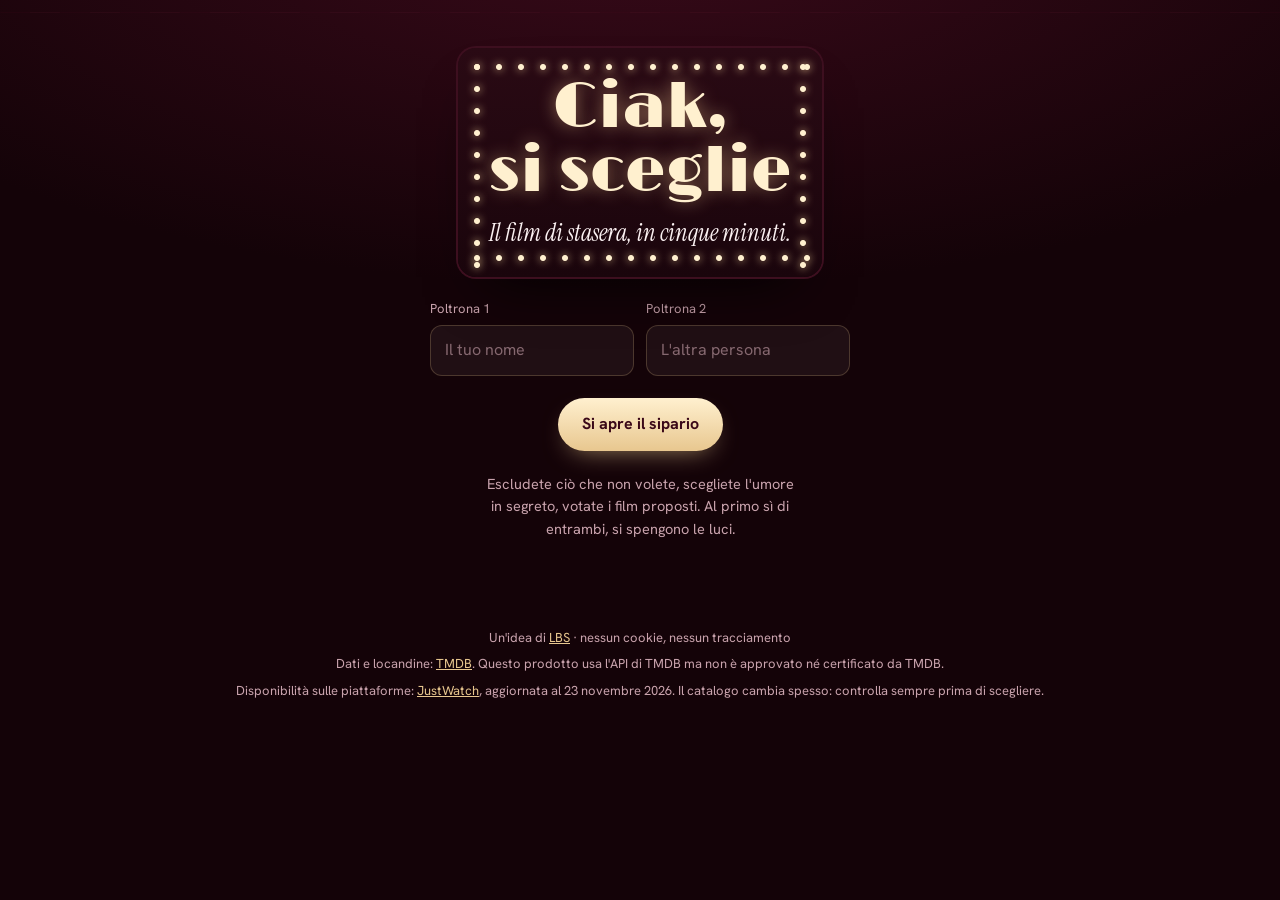
<file: ciak/index.html>
<!doctype html>
<html lang="it">
<head>
<meta charset="utf-8">
<meta name="viewport" content="width=device-width,initial-scale=1,viewport-fit=cover">
<title>Ciak, si sceglie · il film di stasera in cinque minuti</title>
<meta name="description" content="Il gioco per scegliere in due il film della serata: veti, umore segreto e voto a carte. Senza perdere un'ora a scorrere i cataloghi.">
<meta property="og:title" content="Ciak, si sceglie">
<meta property="og:description" content="Il film di stasera, in cinque minuti. Gioca in due e niente ripensamenti.">
<meta property="og:type" content="website">
<meta property="og:url" content="https://lindabs.github.io/lbs/ciak/">
<meta property="og:image" content="https://lindabs.github.io/lbs/ciak/anteprima.jpg">
<meta property="og:image:width" content="1200">
<meta property="og:image:height" content="630">
<meta name="twitter:card" content="summary_large_image">
<meta name="theme-color" content="#140308">
<style>[hidden]{display:none!important}img{max-width:100%}:root{padding-top:env(safe-area-inset-top,0px);padding-bottom:env(safe-area-inset-bottom,0px)}</style>
</head>
<body>
<meta name="claude:viewport-fit-sides" content="cover">
<link rel="preconnect" href="https://fonts.googleapis.com">
<link rel="preconnect" href="https://fonts.gstatic.com" crossorigin>
<link rel="stylesheet" href="https://fonts.googleapis.com/css2?family=Limelight&family=Instrument+Serif:ital@0;1&family=Hanken+Grotesk:wght@400;500;600;700&family=Caveat:wght@600&display=swap">
<style>
/* Layout: an old picture house. A velvet curtain opens on a marquee; then one centred column per step (vetoes, secret mood, card-by-card voting, verdict) under a slim bar with the five-minute countdown. Single committed look: dark theatre and bordeaux velvet. */
:root {
  --hall: #140308;
  --hall-2: #210710;
  --velvet: #6b1430;
  --velvet-hi: #9a2a4b;
  --gold: #e8c78f;
  --gold-hi: #fff0cf;
  --ivory: #fbf1f2;
  --muted: #c9a3ad;
  --line: rgba(232, 199, 143, .22);
  --surface: rgba(255, 230, 238, .055);
  --yes: #7fd1a6;
  --no: #ff9a9a;
  --f-marquee: "Limelight", "Didot", Georgia, serif;
  --f-display: "Instrument Serif", Georgia, serif;
  --f-body: "Hanken Grotesk", "Helvetica Neue", Arial, sans-serif;
  --f-hand: "Caveat", "Segoe Print", cursive;
  color-scheme: dark;
}
* { box-sizing: border-box; }
html, body { min-height: 100%; }
html { background: var(--hall); }
body {
  margin: 0; color: var(--ivory); font-family: var(--f-body); font-size: 17px; line-height: 1.55;
  background: radial-gradient(120% 70% at 50% -10%, #3a0a1a 0%, var(--hall) 60%) fixed, var(--hall);
  padding-left: max(16px, env(safe-area-inset-left, 0px)); padding-right: max(16px, env(safe-area-inset-right, 0px));
  overflow-x: hidden;
}
button { font: inherit; color: inherit; cursor: pointer; }
p { margin: 0; }
h1, h2, h3 { margin: 0; font-weight: 400; text-wrap: balance; line-height: 1.05; }
:focus-visible { outline: 2px solid var(--gold); outline-offset: 3px; border-radius: 8px; }

/* ---------- Curtain ---------- */
.curtain { position: fixed; inset: 0; z-index: 30; pointer-events: none; }
.curtain i {
  position: absolute; top: 0; bottom: 0; width: 51%;
  background:
    linear-gradient(90deg, rgba(0,0,0,.35), transparent 12%, transparent 88%, rgba(0,0,0,.35)),
    repeating-linear-gradient(90deg, #4a0b1f 0 14px, #7b1736 26px, #9a2a4b 34px, #6b1430 46px, #4a0b1f 60px);
  box-shadow: inset 0 -40px 60px rgba(0,0,0,.45);
  transition: transform 1.6s cubic-bezier(.7, 0, .2, 1);
}
.curtain i:first-child { left: 0; transform-origin: left; }
.curtain i:last-child { right: 0; transform-origin: right; }
.curtain::after {
  content: ""; position: absolute; left: 0; right: 0; top: 0; height: 64px;
  background: repeating-linear-gradient(90deg, #5a0e25 0 30px, #8f2647 30px 60px);
  -webkit-mask: radial-gradient(30px 26px at 30px 0, #000 98%, transparent) 0 0 / 60px 100%;
  mask: radial-gradient(30px 26px at 30px 0, #000 98%, transparent) 0 0 / 60px 100%;
  transition: transform 1.6s cubic-bezier(.7, 0, .2, 1);
}
body.open .curtain i:first-child { transform: translateX(-96%) scaleX(.6); }
body.open .curtain i:last-child { transform: translateX(96%) scaleX(.6); }
body.open .curtain::after { transform: translateY(-80%); }

/* ---------- Top bar ---------- */
.bar {
  position: sticky; top: env(safe-area-inset-top, 0px); z-index: 10; display: flex; align-items: center; justify-content: space-between;
  gap: 12px; max-width: 560px; margin: 0 auto; padding-block: 12px; font-size: 14px; color: var(--muted);
  background: linear-gradient(var(--hall) 70%, transparent);
}
body::before { content: ""; position: fixed; inset: 0 0 auto; height: env(safe-area-inset-top, 0px); z-index: 11; background: var(--hall); }
.brand { font-family: var(--f-marquee); color: var(--gold); font-size: 16px; letter-spacing: .04em; }
.clock { display: inline-flex; align-items: center; gap: 8px; font-variant-numeric: tabular-nums; font-weight: 600; color: var(--ivory); padding: 5px 12px; border: 1px solid var(--line); border-radius: 999px; }
.clock.low { color: var(--no); border-color: rgba(255, 154, 154, .5); }
.clock svg { width: 16px; height: 16px; }

main { max-width: 560px; margin: 0 auto; padding-block: 12px calc(48px + env(safe-area-inset-bottom, 0px)); }
.step { display: grid; gap: 22px; animation: in .5s ease both; }
@keyframes in { from { opacity: 0; transform: translateY(10px); } to { opacity: 1; transform: none; } }
.kicker { font-size: 12px; font-weight: 600; letter-spacing: .26em; text-transform: uppercase; color: var(--gold); }
.step h2 { font-family: var(--f-display); font-size: clamp(34px, 8vw, 48px); }
.step h2 i { color: var(--gold); }
.lead { color: var(--muted); max-width: 46ch; }
.btn {
  justify-self: center; display: inline-flex; align-items: center; gap: 10px; border: 0; border-radius: 999px; padding: 14px 24px;
  background: linear-gradient(180deg, var(--gold-hi), var(--gold)); color: #3a0818; font-weight: 700; font-size: 16px;
  box-shadow: 0 10px 26px -12px rgba(232, 199, 143, .7); transition: transform .2s;
}
.btn:hover { transform: translateY(-2px); }
.btn:disabled { opacity: .45; transform: none; cursor: not-allowed; }
.ghost { border: 1px solid var(--line); background: transparent; color: var(--ivory); border-radius: 999px; padding: 12px 20px; font-weight: 600; }
.row { display: flex; flex-wrap: wrap; gap: 10px; align-items: center; justify-content: center; }

/* ---------- Marquee (start) ---------- */
.marquee { display: grid; justify-items: center; text-align: center; gap: 22px; padding-top: 4vh; }
.sign {
  position: relative; padding: 28px 30px 26px; border-radius: 18px; background: linear-gradient(180deg, #2a0a14, #1a050c);
  box-shadow: 0 0 0 2px #3d0f1f, 0 30px 60px -30px #000;
}
.sign::before {
  content: ""; position: absolute; inset: 8px; border-radius: 12px; pointer-events: none;
  background:
    radial-gradient(circle, var(--gold-hi) 0 2.5px, transparent 3.5px) 0 0 / 22px 22px repeat-x,
    radial-gradient(circle, var(--gold-hi) 0 2.5px, transparent 3.5px) 0 100% / 22px 22px repeat-x,
    radial-gradient(circle, var(--gold-hi) 0 2.5px, transparent 3.5px) 0 0 / 22px 22px repeat-y,
    radial-gradient(circle, var(--gold-hi) 0 2.5px, transparent 3.5px) 100% 0 / 22px 22px repeat-y;
  filter: drop-shadow(0 0 4px rgba(255, 220, 160, .9)); animation: bulbs 1.6s steps(2) infinite;
}
@keyframes bulbs { 50% { opacity: .55; } }
.sign h1 { font-family: var(--f-marquee); font-size: clamp(40px, 11vw, 64px); color: var(--gold-hi); text-shadow: 0 0 18px rgba(255, 210, 150, .45); line-height: 1; }
.sign p { font-family: var(--f-display); font-style: italic; font-size: clamp(19px, 4.6vw, 24px); color: var(--ivory); margin-top: 10px; }
.seats { display: grid; grid-template-columns: repeat(2, minmax(0, 1fr)); gap: 12px; width: 100%; max-width: 420px; text-align: left; }
.seats label { display: grid; gap: 6px; font-size: 13px; color: var(--muted); }
.seats input {
  width: 100%; padding: 12px 14px; border-radius: 12px; border: 1px solid var(--line); background: var(--surface);
  color: var(--ivory); font: inherit; font-size: 16px;
}
.seats input::placeholder { color: rgba(201, 163, 173, .6); }
.how { color: var(--muted); font-size: 14.5px; max-width: 40ch; }

/* ---------- Chips ---------- */
.chips { display: grid; grid-template-columns: repeat(2, minmax(0, 1fr)); gap: 10px; }
.chip {
  display: grid; gap: 2px; text-align: left; padding: 14px 16px; border-radius: 14px; border: 1px solid var(--line); background: var(--surface);
  transition: background .2s, border-color .2s, transform .2s;
}
.chip b { font-weight: 600; font-size: 16px; }
.chip span { color: var(--muted); font-size: 13.5px; line-height: 1.35; }
.chip[aria-pressed="true"] { background: rgba(232, 199, 143, .14); border-color: var(--gold); }
.chip[aria-pressed="true"] b::before { content: "✓ "; color: var(--gold); }
.chip.veto[aria-pressed="true"] b::before { content: "✕ "; color: var(--no); }
.count { font-size: 14px; color: var(--muted); }
.count.warn { color: var(--gold-hi); }
.count.stop { color: var(--no); }

/* ---------- Pass the phone ---------- */
.pass { display: grid; justify-items: center; text-align: center; gap: 18px; padding-top: 8vh; }
.pass .seat-ico { width: 84px; height: 84px; border-radius: 22px 22px 10px 10px; background: linear-gradient(180deg, var(--velvet-hi), var(--velvet)); box-shadow: inset 0 -14px 0 rgba(0,0,0,.25); display: grid; place-items: center; font-family: var(--f-marquee); font-size: 30px; color: var(--gold-hi); }
.pass h2 { font-family: var(--f-display); font-size: clamp(32px, 8vw, 46px); }
.pass p { color: var(--muted); max-width: 34ch; }

/* ---------- Film card ---------- */
.vote-head { display: flex; justify-content: space-between; align-items: baseline; gap: 12px; }
.vote-head b { font-weight: 600; }
.progress { height: 4px; border-radius: 4px; background: var(--surface); overflow: hidden; }
.progress i { display: block; height: 100%; background: var(--gold); transition: width .4s; }
.scene { perspective: 1400px; }
.film { position: relative; transform-style: preserve-3d; transition: transform .7s cubic-bezier(.2, .8, .2, 1); cursor: pointer; }
.film.flipped { transform: rotateY(180deg); }
.film.out-yes { animation: outR .38s ease forwards; }
.film.out-no { animation: outL .38s ease forwards; }
@keyframes outR { to { transform: translateX(60%) rotate(8deg); opacity: 0; } }
@keyframes outL { to { transform: translateX(-60%) rotate(-8deg); opacity: 0; } }
.side { backface-visibility: hidden; -webkit-backface-visibility: hidden; border-radius: 20px; border: 1px solid var(--line); background: linear-gradient(180deg, #2a0a15, #1b060d); overflow: hidden; }
.front { display: grid; grid-template-columns: minmax(0, 132px) minmax(0, 1fr); gap: 16px; padding: 16px; align-items: start; }
.back { position: absolute; inset: 0; transform: rotateY(180deg); padding: 20px 22px; display: grid; align-content: start; gap: 10px; overflow-y: auto; }
.poster { position: relative; width: 100%; aspect-ratio: 2 / 3; border-radius: 10px; overflow: hidden; background: var(--velvet); box-shadow: 0 12px 24px -14px #000; }
.poster img { position: absolute; inset: 0; width: 100%; height: 100%; object-fit: cover; display: block; }
.cover { position: absolute; inset: 0; display: grid; align-content: end; gap: 4px; padding: 12px; text-align: left; background: linear-gradient(160deg, var(--c1), var(--c2)); }
.cover::before { content: ""; position: absolute; inset: 7px; border: 1px solid rgba(255, 240, 207, .35); border-radius: 6px; }
.cover b { position: relative; font-family: var(--f-display); font-style: italic; font-weight: 400; font-size: 21px; line-height: 1.02; color: var(--gold-hi); }
.cover small { position: relative; font-size: 11px; letter-spacing: .2em; color: rgba(255, 240, 207, .7); }
.info { display: grid; gap: 8px; min-width: 0; }
.info h3 { font-family: var(--f-display); font-size: 27px; line-height: 1.02; }
.meta { font-size: 13.5px; color: var(--muted); font-variant-numeric: tabular-nums; }
.irony { font-family: var(--f-display); font-style: italic; font-size: 19px; line-height: 1.3; color: var(--ivory); }
.on { justify-self: start; font-size: 12.5px; font-weight: 600; color: var(--gold-hi); background: rgba(232, 199, 143, .12); border: 1px solid var(--line); padding: 3px 10px; border-radius: 999px; }
.ticket .on { justify-self: center; }
.chips.plat { grid-template-columns: repeat(3, minmax(0, 1fr)); }
.chips.plat .chip { padding: 12px 12px; text-align: center; }
.chips.plat .chip b { font-size: 15px; }
.why { font-family: var(--f-hand); font-size: 19px; color: var(--gold); line-height: 1.1; }
.flip-hint { font-size: 12.5px; color: var(--muted); display: inline-flex; align-items: center; gap: 6px; }
.back h3 { font-family: var(--f-display); font-size: 26px; }
.back .label { font-size: 12px; font-weight: 600; letter-spacing: .22em; text-transform: uppercase; color: var(--gold); }
.back p.plot { font-size: 16px; line-height: 1.6; }
.choices { display: grid; grid-template-columns: 1fr auto 1fr; gap: 10px; align-items: center; }
.choice { border-radius: 999px; padding: 14px 10px; font-weight: 700; font-size: 16px; border: 1px solid var(--line); background: var(--surface); }
.choice.no { color: var(--no); }
.choice.yes { background: linear-gradient(180deg, var(--gold-hi), var(--gold)); color: #3a0818; border-color: transparent; }
.choice.seen { padding: 14px 14px; font-weight: 600; font-size: 14px; color: var(--muted); }

/* ---------- Verdict ---------- */
.matches { display: grid; grid-template-columns: repeat(auto-fill, minmax(140px, 1fr)); gap: 14px; }
.mini { display: grid; gap: 8px; text-align: left; padding: 0; border: 0; background: none; }
.mini .poster { border: 2px solid transparent; transition: border-color .2s, transform .2s; }
.mini.lit .poster { border-color: var(--gold); transform: translateY(-4px); box-shadow: 0 0 0 4px rgba(232, 199, 143, .25), 0 14px 30px -12px #000; }
.mini b { font-weight: 600; font-size: 14.5px; line-height: 1.25; }
.ticket {
  position: relative; display: grid; gap: 18px; justify-items: center; text-align: center; padding: 28px 22px 26px;
  border-radius: 22px; background: linear-gradient(180deg, #2c0a16, #160409); border: 1px solid var(--line);
}
.ticket::before, .ticket::after { content: ""; position: absolute; top: 50%; width: 26px; height: 26px; margin-top: -13px; border-radius: 50%; background: var(--hall); }
.ticket::before { left: -14px; } .ticket::after { right: -14px; }
.ticket .poster { width: min(220px, 60vw); }
.ticket h2 { font-family: var(--f-display); font-size: clamp(34px, 8vw, 46px); }
.ticket .stamp { font-family: var(--f-marquee); color: var(--gold-hi); font-size: 15px; letter-spacing: .14em; }
.ticket .rule { font-family: var(--f-hand); font-size: 24px; color: var(--gold); }
.lights { font-variant-numeric: tabular-nums; color: var(--muted); font-size: 15px; min-height: 1.5em; }
.credit { text-align: center; font-size: 13px; color: var(--muted); display: grid; gap: 6px; margin-top: 40px; }
.credit a { color: var(--gold); }

@media (max-width: 420px) {
  .front { grid-template-columns: minmax(0, 108px) minmax(0, 1fr); gap: 13px; padding: 13px; }
  .info h3 { font-size: 23px; }
  .irony { font-size: 17.5px; }
  .chips { grid-template-columns: minmax(0, 1fr); }
  .chips.plat { grid-template-columns: repeat(2, minmax(0, 1fr)); }
}
@media (prefers-reduced-motion: reduce) {
  .curtain i, .curtain::after, .film { transition: none; }
  .step { animation: none; }
  .sign::before { animation: none; }
}
</style>

<div class="curtain" aria-hidden="true"><i></i><i></i></div>

<div class="bar" id="bar" hidden>
  <span class="brand">Ciak, si sceglie</span>
  <span class="clock" id="clock" aria-live="off"><svg viewBox="0 0 24 24" fill="none" stroke="currentColor" stroke-width="2" stroke-linecap="round" aria-hidden="true"><circle cx="12" cy="13" r="8"/><path d="M12 9v4l2.5 2"/><path d="M9 3h6"/></svg><span id="clock-t">5:00</span></span>
</div>

<main id="app" aria-live="polite"></main>

<footer class="credit">
  <p>Un'idea di <a href="https://lindabs.github.io/lbs/" target="_blank" rel="noopener">LBS</a> · nessun cookie, nessun tracciamento</p>
  <p>Dati e locandine: <a href="https://www.themoviedb.org/" target="_blank" rel="noopener">TMDB</a>. Questo prodotto usa l'API di TMDB ma non è approvato né certificato da TMDB.</p>
  <p>Disponibilità sulle piattaforme: <a href="https://www.justwatch.com/it" target="_blank" rel="noopener">JustWatch</a>, aggiornata al <span id="upd"></span>. Il catalogo cambia spesso: controlla sempre prima di scegliere.</p>
</footer>

<script>
const FILMS = [{"id":509,"t":"Notting Hill","o":"Notting Hill","y":1999,"r":124,"p":"/6GDBcpQNtRAKHajRoeBj10pMNIX.jpg","m":["ridere","emozione"],"f":"","ir":"Il libraio più timido di Londra, l'attrice più famosa del mondo e un succo d'arancia rovesciato al momento giusto.","se":"Il proprietario di una piccola libreria di viaggi incontra per caso una star di Hollywood. Tra i due nasce un legame difficile da proteggere dai riflettori.","pv":["Now TV","Sky Go"]},{"id":350,"t":"Il diavolo veste Prada","o":"The Devil Wears Prada","y":2006,"r":109,"p":"/34r7kwVQh9UDGgAkA1EBDUWn7Sx.jpg","m":["ridere"],"f":"","ir":"Una giornalista ottiene il lavoro per cui un milione di ragazze ucciderebbe. Poi capisce perché.","se":"Una giovane neolaureata diventa assistente della temutissima direttrice di una rivista di moda, e il lavoro comincia a cambiarla.","pv":["Disney Plus"]},{"id":11631,"t":"Mamma Mia!","o":"Mamma Mia!","y":2008,"r":108,"p":"/iHQyTBxUcgUWE3q7kyb97DSJqy9.jpg","m":["ridere","sognare"],"f":"","ir":"Una sposa, tre possibili padri, un'isola greca. E nessuno riesce a dire una frase senza metterla in musica.","se":"Alla vigilia delle nozze, una ragazza invita sull'isola tre uomini, uno dei quali potrebbe essere suo padre. Il tutto sulle canzoni degli ABBA.","pv":["Apple TV","Apple TV Amazon Channel","Disney Plus"]},{"id":105,"t":"Ritorno al futuro","o":"Back to the Future","y":1985,"r":116,"p":"/isqoi7kuUsR5Drlqdh4ZfMULgox.jpg","m":["ridere","sognare","adrenalina"],"f":"","ir":"Un ragazzo, un'auto che viaggia nel tempo e una madre giovane fin troppo interessata a lui.","se":"Un adolescente finisce per errore negli anni Cinquanta e deve assicurarsi che i suoi genitori si innamorino, per poter tornare a casa.","pv":["Amazon Prime Video","Amazon Prime Video with Ads","Now TV","Sky Go"]},{"id":597,"t":"Titanic","o":"Titanic","y":1997,"r":194,"p":"/i87I2HPumcMkX5Vl48n2XkS5Os7.jpg","m":["emozione"],"f":"t","ir":"Tre ore d'amore su una nave di cui conosci già il finale. Piangerai lo stesso.","se":"Durante il viaggio inaugurale del Titanic, una giovane dell'alta società e un artista squattrinato si innamorano, sfidando le convenzioni del loro tempo.","pv":["Disney Plus"]},{"id":27205,"t":"Inception","o":"Inception","y":2010,"r":148,"p":"/5QHWgqaBxZI1eM5e3YhyKzY5o3z.jpg","m":["pensare","adrenalina"],"f":"v","ir":"Una squadra entra nei sogni per rubare idee. Tu ne uscirai con una sola domanda: ma la trottola?","se":"Un ladro specializzato nel sottrarre segreti dai sogni riceve un incarico all'opposto: impiantare un'idea nella mente di qualcuno.","pv":["Amazon Prime Video","Amazon Prime Video with Ads","HBO Max","HBO Max Amazon Channel","Now TV","Sky Go","Timvision"]},{"id":329,"t":"Jurassic Park","o":"Jurassic Park","y":1993,"r":126,"p":"/y6JuwymU5jzxKx4oLTrlpFZg0vj.jpg","m":["adrenalina","sognare"],"f":"","ir":"Qualcuno ha pensato che riportare in vita i dinosauri fosse un'ottima idea per un parco a tema.","se":"Un gruppo di esperti visita in anteprima un parco su un'isola dove sono stati ricreati i dinosauri. Qualcosa, però, sfugge al controllo.","pv":["Amazon Prime Video","Amazon Prime Video with Ads","Disney Plus","Now TV","Sky Go"]},{"id":112198,"t":"Cena tra amici","o":"Le Prénom","y":2012,"r":109,"p":"/iuYfWIarlYHhRUT3XJXjGJ3j3RO.jpg","m":["ridere","pensare"],"f":"","ir":"Una cena tra amici, una sola domanda sul nome del nascituro. E da lì niente torna più come prima.","se":"Durante una cena in famiglia, l'annuncio del nome scelto per un bambino scatena una discussione che porta a galla vecchi rancori e segreti.","pv":["Amazon Prime Video","Amazon Prime Video with Ads","Rakuten TV"]},{"id":313369,"t":"La La Land","o":"La La Land","y":2016,"r":126,"p":"/cWYy1YTVaZRAuxLtX1tYNvtzAt1.jpg","m":["emozione","sognare"],"f":"","ir":"Lei sogna il cinema, lui il jazz, Los Angeles sogna parcheggi. Tutti ballano lo stesso.","se":"Un'aspirante attrice e un pianista jazz si innamorano a Los Angeles, mentre inseguono i loro sogni artistici.","pv":["Amazon Prime Video","Amazon Prime Video with Ads","HBO Max","HBO Max Amazon Channel","Now TV","Sky Go"]},{"id":77338,"t":"Quasi amici - Intouchables","o":"Intouchables","y":2011,"r":113,"p":"/ILg0AoyUlY5gpXGcMXNZS95FMG.jpg","m":["ridere","emozione"],"f":"","ir":"Un aristocratico in carrozzina assume come badante l'uomo meno adatto di Parigi. È la scelta migliore della sua vita.","se":"Un ricco tetraplegico e il giovane di periferia che lo assiste stringono un'amicizia sorprendente. Tratto da una storia vera.","pv":["Infinity Selection Amazon Channel","Netflix","Now TV","Sky Go"]},{"id":194,"t":"Il favoloso mondo di Amélie","o":"Le Fabuleux Destin d'Amélie Poulain","y":2001,"r":122,"p":"/ugVnbzXJugaI83XHIvBNMsXnC35.jpg","m":["sognare","emozione"],"f":"","ir":"Una cameriera di Montmartre decide di aggiustare la vita degli altri. La sua, per ora, può aspettare.","se":"Una giovane parigina timida e sognatrice dedica le sue giornate a piccoli gesti segreti per rendere felici le persone intorno a lei.","pv":["Anni Duemila Amazon Channel","MYmovies One"]},{"id":381341,"t":"Perfetti sconosciuti","o":"Perfetti sconosciuti","y":2016,"r":97,"p":"/iiqiAMaBm4S62311XaqpIKuDDX.jpg","m":["ridere","pensare"],"f":"","ir":"Sette amici, una cena e un gioco: tutti i telefoni sul tavolo. Cosa mai potrebbe andare storto?","se":"Durante una cena, un gruppo di amici decide di condividere ogni messaggio e telefonata in arrivo. Il gioco si fa presto pericoloso.","pv":["Disney Plus","HBO Max","HBO Max Amazon Channel","Netflix"]},{"id":120467,"t":"Grand Budapest Hotel","o":"The Grand Budapest Hotel","y":2014,"r":99,"p":"/tY8gmrOOzhJxfBLQNOxjbuSR52b.jpg","m":["ridere","sognare"],"f":"","ir":"Un concierge impeccabile, un quadro conteso e un hotel color confetto. Ogni inquadratura è un dolcetto.","se":"Il leggendario concierge di un grande albergo europeo e il suo giovane fattorino finiscono coinvolti nel furto di un dipinto prezioso.","pv":["Disney Plus"]},{"id":13,"t":"Forrest Gump","o":"Forrest Gump","y":1994,"r":137,"p":"/gsbmOBQKIzO3q57pITk9Ol4urV2.jpg","m":["emozione"],"f":"t","ir":"Un uomo dal cuore enorme attraversa trent'anni di storia americana quasi per sbaglio. E corre. Tanto.","se":"La vita straordinaria di un uomo semplice e buono, testimone involontario dei grandi eventi della storia americana.","pv":["Infinity Selection Amazon Channel","Paramount Plus","Paramount+ Amazon Channel"]},{"id":37165,"t":"The Truman Show","o":"The Truman Show","y":1998,"r":103,"p":"/vniJPHHUpjdVPTSGxn6b3z93nyK.jpg","m":["pensare","emozione"],"f":"","ir":"Un uomo ha la vita perfetta. Forse un po' troppo perfetta. E perché tutti parlano come in una pubblicità?","se":"Un assicuratore comincia a sospettare che la sua città, e tutta la sua esistenza, nascondano qualcosa di molto strano.","pv":["Paramount Plus","Paramount+ Amazon Channel"]},{"id":680,"t":"Pulp Fiction","o":"Pulp Fiction","y":1994,"r":154,"p":"/hOpN58hkQGZph5LHhyRrryy1hzF.jpg","m":["adrenalina"],"f":"v","ir":"Due sicari, un pugile, una valigetta misteriosa e un twist ballato. In ordine sparso, ovviamente.","se":"Storie di criminali di Los Angeles si intrecciano in un racconto non lineare, tra dialoghi taglienti e svolte imprevedibili.","pv":["Paramount Plus","Paramount+ Amazon Channel"]},{"id":278,"t":"Le ali della libertà","o":"The Shawshank Redemption","y":1994,"r":142,"p":"/9OxcvTJwZDjQTFvY2NxiwnSrQS6.jpg","m":["emozione","pensare"],"f":"","ir":"Un banchiere tranquillo entra in prigione e, con molta pazienza, insegna a tutti cosa vuol dire speranza.","se":"Condannato all'ergastolo, un uomo stringe un'amicizia profonda con un altro detenuto e non smette mai di sperare.","pv":["Netflix"]},{"id":157336,"t":"Interstellar","o":"Interstellar","y":2014,"r":169,"p":"/bMKiLh0mES4Uiococ240lbbTGXQ.jpg","m":["pensare","sognare","emozione"],"f":"","ir":"Un padre parte per salvare l'umanità attraverso un buco nero. Il problema vero è rispettare l'orario del rientro.","se":"Mentre la Terra sta morendo, un gruppo di astronauti viaggia oltre la galassia in cerca di una nuova casa per l'umanità.","pv":["Amazon Prime Video","Amazon Prime Video with Ads","HBO Max","HBO Max Amazon Channel","Now TV","Sky Go","Timvision"]},{"id":76341,"t":"Mad Max: Fury Road","o":"Mad Max: Fury Road","y":2015,"r":120,"p":"/5gbm8m1gYvOmVGRcxteiplDLWdg.jpg","m":["adrenalina"],"f":"v","ir":"Due ore di inseguimento nel deserto. Pausa? Quale pausa?","se":"In un futuro desertico, una guerriera ribelle e un vagabondo fuggono da un tiranno attraverso il deserto, inseguiti da un esercito.","pv":["Apple TV","Apple TV Amazon Channel","HBO Max","HBO Max Amazon Channel"]},{"id":155,"t":"Il cavaliere oscuro","o":"The Dark Knight","y":2008,"r":146,"p":"/qIhsgno1mjbzUbs4H6DaRjhskAR.jpg","m":["adrenalina","pensare"],"f":"v","ir":"Batman pensava di avere tutto sotto controllo. Poi è arrivato un tizio con il trucco sbavato e un piano per ogni cosa.","se":"Batman affronta il Joker, un criminale imprevedibile che vuole trascinare Gotham nel caos.","pv":["Amazon Prime Video","Amazon Prime Video with Ads","HBO Max","HBO Max Amazon Channel","Now TV","Sky Go","Timvision"]},{"id":419430,"t":"Scappa - Get Out","o":"Get Out","y":2017,"r":104,"p":"/4TWW63EGgaWiTVulMTpAKR151Ne.jpg","m":["brivido","pensare"],"f":"h","ir":"Il weekend per conoscere i genitori di lei. Sono gentilissimi. Fin troppo gentili.","se":"Un giovane fotografo afroamericano trascorre un fine settimana dalla famiglia della fidanzata e scopre che qualcosa non va.","pv":["Amazon Prime Video","Amazon Prime Video with Ads","Disney Plus"]},{"id":694,"t":"Shining","o":"The Shining","y":1980,"r":142,"p":"/shTUOizWjurXOl5Bp2riMvSNIbZ.jpg","m":["brivido"],"f":"h","ir":"Un inverno da custode in un hotel isolato, ideale per scrivere un romanzo. Cosa può andare storto?","se":"Uno scrittore accetta di fare il custode invernale di un hotel tra le montagne insieme alla famiglia, ma l'isolamento diventa inquietante.","pv":["Now TV","Sky Go"]},{"id":447332,"t":"A Quiet Place - Un posto tranquillo","o":"A Quiet Place","y":2018,"r":95,"p":"/sTwFYSbEJzZfBO0518Jl5Tsit4Z.jpg","m":["brivido","adrenalina"],"f":"h","ir":"Una famiglia che non può fare rumore. Mai. Neanche aprire un pacchetto di patatine.","se":"In un mondo invaso da creature che cacciano seguendo i suoni, una famiglia cerca di sopravvivere nel silenzio più assoluto.","pv":["Disney Plus","Netflix","Now TV","Paramount Plus","Paramount+ Amazon Channel","Sky Go"]},{"id":210577,"t":"L'amore bugiardo - Gone Girl","o":"Gone Girl","y":2014,"r":149,"p":"/6VHGi1nlslwztqGOCrlQlNvell2.jpg","m":["brivido","pensare"],"f":"v","ir":"Il giorno del quinto anniversario, lei sparisce. E il marito sorride un po' troppo alle telecamere.","se":"Quando la moglie scompare nel nulla, un uomo finisce al centro dell'attenzione dei media e dei sospetti della polizia.","pv":[]},{"id":807,"t":"Seven","o":"Se7en","y":1995,"r":128,"p":"/1XHq0Z7BkjeQ9J5CLmWD0xX0DuB.jpg","m":["brivido"],"f":"v","ir":"Due detective, sette peccati capitali e una pioggia che non smette mai. Non è un film per la cena.","se":"Due detective danno la caccia a un assassino che sceglie le vittime ispirandosi ai sette peccati capitali.","pv":["Infinity Selection Amazon Channel"]},{"id":745,"t":"The Sixth Sense - Il sesto senso","o":"The Sixth Sense","y":1999,"r":107,"p":"/1Dth4Jbh7FzPguUIddmK43deTCy.jpg","m":["brivido","pensare"],"f":"h","ir":"Un bambino vede cose che gli altri non vedono. Lo psicologo che lo segue farebbe bene a prestare attenzione.","se":"Uno psicologo infantile cerca di aiutare un bambino tormentato da un segreto spaventoso.","pv":["Netflix"]},{"id":546554,"t":"Cena con delitto - Knives Out","o":"Knives Out","y":2019,"r":130,"p":"/q2sh3RJ3rhRDYlJV4ZrMzzZ9Ye7.jpg","m":["ridere","pensare"],"f":"","ir":"Un ricco scrittore, una famiglia di parenti avidi e un detective con un accento impossibile. Sospettano tutti di tutti.","se":"Dopo la morte improvvisa di un celebre giallista, un investigatore privato interroga una famiglia piena di segreti.","pv":["Amazon Prime Video","Amazon Prime Video with Ads","Netflix","Now TV","Rai Play","Sky Go"]},{"id":496243,"t":"Parasite","o":"기생충","y":2019,"r":132,"p":"/mMM8kcfspicib7AmPTvf97Rarwn.jpg","m":["pensare","brivido"],"f":"v","ir":"Una famiglia povera si infila, uno alla volta, nella casa di una famiglia ricca. Il seminterrato ha qualcosa da dire.","se":"Una famiglia in difficoltà trova il modo di farsi assumere da una famiglia benestante, ma il piano prende una piega inattesa.","pv":["MYmovies One"]},{"id":129,"t":"La città incantata","o":"千と千尋の神隠し","y":2001,"r":125,"p":"/3PV6lq9BNmoyyDXr5tdNeeESEMn.jpg","m":["sognare"],"f":"a","ir":"Una bambina sbaglia strada e finisce in una stazione termale per spiriti. I suoi genitori, intanto, hanno mangiato troppo.","se":"Durante un trasloco, una bambina entra in un mondo magico popolato da spiriti e deve trovare il coraggio di salvare i suoi genitori.","pv":["Netflix"]},{"id":14160,"t":"Up","o":"Up","y":2009,"r":104,"p":"/j3Ga41uc0y3W8KbKjSfPHQiZYVn.jpg","m":["emozione","ridere"],"f":"at","ir":"Un vedovo brontolone lega migliaia di palloncini alla casa e parte per il Sud America. Con un clandestino a bordo.","se":"Un anziano vedovo realizza il sogno di una vita facendo volare la sua casa verso il Sud America, insieme a un piccolo esploratore.","pv":["Disney Plus"]},{"id":150540,"t":"Inside Out","o":"Inside Out","y":2015,"r":95,"p":"/gsylhwWIeQwX3s2zmjLQuBLlleX.jpg","m":["emozione","ridere"],"f":"a","ir":"Dentro la testa di una ragazzina lavorano cinque emozioni. Tristezza tocca tutto ciò che non dovrebbe.","se":"Gioia, Tristezza, Rabbia, Paura e Disgusto guidano la mente di una ragazzina che affronta un trasloco e un grande cambiamento.","pv":["Disney Plus"]},{"id":354912,"t":"Coco","o":"Coco","y":2017,"r":109,"p":"/l5qUox5uroubMi8sihD9RGPbcwO.jpg","m":["emozione","sognare"],"f":"at","ir":"Un ragazzino che sogna la musica finisce nel mondo dei morti. Ed è il posto più colorato che vedrai quest'anno.","se":"Il giorno dei morti, un ragazzino messicano appassionato di musica si ritrova nel regno dei suoi antenati.","pv":["Disney Plus"]},{"id":862,"t":"Toy Story - Il mondo dei giocattoli","o":"Toy Story","y":1995,"r":81,"p":"/9E1UvfLS9PIO9c8TJEOQ7kfFq3Z.jpg","m":["ridere"],"f":"a","ir":"Un cowboy di pezza scopre di avere un rivale: un astronauta convinto di essere un vero eroe spaziale.","se":"I giocattoli di un bambino prendono vita quando nessuno li guarda, e l'arrivo di un nuovo pupazzo scatena gelosie.","pv":["Disney Plus"]},{"id":8587,"t":"Il re leone","o":"The Lion King","y":1994,"r":85,"p":"/1KiMOx6msn45G0J5h6UWUpPrvBo.jpg","m":["emozione"],"f":"at","ir":"Un leoncino erede al trono, uno zio con pessime intenzioni e la canzone che canterai per tre giorni.","se":"Un giovane leone deve affrontare il suo passato e il suo destino per reclamare il posto che gli spetta.","pv":["Disney Plus"]},{"id":2062,"t":"Ratatouille","o":"Ratatouille","y":2007,"r":111,"p":"/jvvkIggejEyiAMVfYiMJltEoJOr.jpg","m":["ridere","sognare"],"f":"a","ir":"Il miglior cuoco di Parigi è un topo. Il problema è spiegarlo all'ispettore sanitario.","se":"Un topo con un talento straordinario per la cucina sogna di diventare chef in un grande ristorante parigino.","pv":["Disney Plus"]},{"id":808,"t":"Shrek","o":"Shrek","y":2001,"r":89,"p":"/qqxK3j98UZ12mbRXgnAbVKAPwHu.jpg","m":["ridere"],"f":"a","ir":"Un orco vuole solo stare in pace nella sua palude. Arriva mezzo regno delle fiabe. E un asino che non sta zitto.","se":"Un orco burbero accetta di salvare una principessa per riavere la sua palude, ma il viaggio riserva sorprese.","pv":["Amazon Prime Video","Amazon Prime Video with Ads","Netflix","Now TV","Sky Go"]},{"id":671,"t":"Harry Potter e la pietra filosofale","o":"Harry Potter and the Philosopher's Stone","y":2001,"r":152,"p":"/4PBGbvbZKYBuTv5segH7i96sl9X.jpg","m":["sognare"],"f":"","ir":"Un ragazzino che dorme nel sottoscala riceve una lettera. Poi cento. Poi un gigante sfonda la porta.","se":"Nel giorno dell'undicesimo compleanno, un orfano scopre di essere un mago e viene ammesso alla scuola di magia di Hogwarts.","pv":["Amazon Prime Video","Amazon Prime Video with Ads","HBO Max","HBO Max Amazon Channel"]},{"id":120,"t":"Il Signore degli Anelli - La Compagnia dell'Anello","o":"The Lord of the Rings: The Fellowship of the Ring","y":2001,"r":179,"p":"/iZTDPQYgr3rhL7hPIYFt17ATp8.jpg","m":["sognare","adrenalina"],"f":"v","ir":"Un piccolo uomo con i piedi pelosi deve buttare un anello in un vulcano. A piedi. Dall'altra parte del mondo.","se":"Un giovane hobbit eredita un anello dal potere immenso e parte con una compagnia per distruggerlo.","pv":["Amazon Prime Video","Amazon Prime Video with Ads","Disney Plus","HBO Max","HBO Max Amazon Channel","Now TV","Sky Go"]},{"id":22,"t":"La maledizione della prima luna","o":"Pirates of the Caribbean: The Curse of the Black Pearl","y":2003,"r":135,"p":"/r6ISuJLJ5U9MACu8lyCGmdZcHq3.jpg","m":["adrenalina","ridere"],"f":"","ir":"Un pirata con il passo incerto, una nave maledetta e uno scheletro che fa paura solo al chiaro di luna.","se":"Un fabbro e un eccentrico pirata uniscono le forze per salvare la figlia del governatore, rapita da una ciurma maledetta.","pv":["Disney Plus"]},{"id":771,"t":"Mamma, ho perso l'aereo","o":"Home Alone","y":1990,"r":103,"p":"/aQdJ8Q4CEUq55DTcBjItOyqMhTd.jpg","m":["ridere"],"f":"","ir":"Una famiglia parte per Parigi e dimentica un dettaglio: il figlio. Due ladri scopriranno a loro spese il perché.","se":"Rimasto solo a casa durante le feste per una dimenticanza, un bambino deve difendere la casa da due scassinatori.","pv":["Disney Plus"]},{"id":639,"t":"Harry, ti presento Sally...","o":"When Harry Met Sally...","y":1989,"r":95,"p":"/9FntiimMchiZBjuklFfMuIinRnC.jpg","m":["ridere","emozione"],"f":"","ir":"Un uomo e una donna possono essere solo amici? Ci vorranno dodici anni e una scena al ristorante per scoprirlo.","se":"Nell'arco di molti anni, un uomo e una donna si incontrano, si scontrano e diventano amici, chiedendosi se possa esserci di più.","pv":["Amazon Prime Video","Amazon Prime Video with Ads"]},{"id":114,"t":"Pretty Woman","o":"Pretty Woman","y":1990,"r":119,"p":"/yz2qg9sWtrApQvLisrYw7jqoW13.jpg","m":["ridere","emozione"],"f":"","ir":"Un uomo d'affari si perde a Hollywood e chiede indicazioni alla persona giusta. Shopping incluso.","se":"Un ricco uomo d'affari ingaggia una giovane donna per accompagnarlo una settimana, e tra loro nasce qualcosa di inatteso.","pv":["Disney Plus"]},{"id":88,"t":"Dirty Dancing - Balli proibiti","o":"Dirty Dancing","y":1987,"r":97,"p":"/4wj0T7FSD2FohE1IHAXU3brpL4U.jpg","m":["emozione"],"f":"","ir":"Un'estate in villeggiatura, una ragazza di buona famiglia e un maestro di ballo. Nessuno può metterla in un angolo.","se":"In vacanza con la famiglia, una ragazza si avvicina al mondo del ballo e all'insegnante del villaggio turistico.","pv":["Disney Plus","Infinity Selection Amazon Channel"]},{"id":11036,"t":"Le pagine della nostra vita","o":"The Notebook","y":2004,"r":123,"p":"/pu5Q3YuYgSkfkVIdkChJVZjAaI5.jpg","m":["emozione"],"f":"t","ir":"Un amore d'estate, una lettera al giorno per un anno e una scena sotto la pioggia. Fazzoletti a portata di mano.","se":"Un uomo legge a una donna la storia d'amore di due giovani degli anni Quaranta, divisi dalle differenze sociali.","pv":["Amazon Prime Video","Amazon Prime Video with Ads","HBO Max","HBO Max Amazon Channel"]},{"id":4348,"t":"Orgoglio e pregiudizio","o":"Pride & Prejudice","y":2005,"r":129,"p":"/bA4gEvNLIpwVV1JaU4S4yueLjP8.jpg","m":["emozione","sognare"],"f":"","ir":"Lei ha uno spirito tagliente, lui la simpatia di un iceberg. Indovina come va a finire tra una danza e l'altra.","se":"Nell'Inghilterra di fine Settecento, la vivace Elizabeth Bennet si scontra con l'orgoglioso signor Darcy.","pv":["Amazon Prime Video","Amazon Prime Video with Ads"]},{"id":50646,"t":"Crazy, Stupid, Love.","o":"Crazy, Stupid, Love.","y":2011,"r":118,"p":"/p4RafgAPk558muOjnBMHhMArjS2.jpg","m":["ridere","emozione"],"f":"","ir":"Un marito appena lasciato prende lezioni di seduzione da un dongiovanni. Le lezioni funzionano anche troppo.","se":"Dopo la separazione, un uomo di mezza età viene preso sotto l'ala di un giovane seduttore, mentre le vite di tutti si intrecciano.","pv":[]},{"id":19913,"t":"(500) giorni insieme","o":"(500) Days of Summer","y":2009,"r":95,"p":"/qLVPGfSoxX8rfncsTUep951b8M7.jpg","m":["ridere","pensare"],"f":"","ir":"Lui crede nel destino, lei no. Cinquecento giorni per capire chi aveva ragione.","se":"Un giovane romantico ripercorre, in ordine sparso, i giorni della sua relazione con una ragazza che non crede nell'amore.","pv":["Disney Plus"]},{"id":38,"t":"Se mi lasci ti cancello","o":"Eternal Sunshine of the Spotless Mind","y":2004,"r":108,"p":"/uDuAYpBfFQvFMnlt2w8xUUZiWrr.jpg","m":["pensare","emozione"],"f":"","ir":"Dopo la rottura, lei si fa cancellare lui dalla memoria. Lui decide di fare lo stesso. Il cervello ha altri piani.","se":"Un uomo scopre che la sua ex si è fatta cancellare i ricordi della loro storia e decide di sottoporsi alla stessa procedura.","pv":[]},{"id":152601,"t":"Lei","o":"Her","y":2013,"r":126,"p":"/ptoIaqRBgyBVMKXRG2V2afFqDut.jpg","m":["pensare","emozione"],"f":"","ir":"Un uomo solo si innamora del sistema operativo del suo computer. E lei, a dirla tutta, è un'ottima ascoltatrice.","se":"In un futuro prossimo, uno scrittore solitario sviluppa un legame profondo con un'intelligenza artificiale.","pv":["Anni Duemila Amazon Channel","MYmovies One","Nexo Plus","Now TV","Sky Go"]},{"id":153,"t":"Lost in Translation - L'amore tradotto","o":"Lost in Translation","y":2003,"r":102,"p":"/yGVhHMLgvPwXszMOxj1BLnInIZ7.jpg","m":["pensare","emozione"],"f":"","ir":"Due americani insonni a Tokyo, un hotel di lusso e il karaoke come terapia.","se":"Un attore in declino e una giovane donna si incontrano in un hotel di Tokyo e trovano conforto l'uno nell'altra.","pv":[]},{"id":122906,"t":"Questione di tempo","o":"About Time","y":2013,"r":123,"p":"/3d8p9ZttmLS0HFl3F4RlgP8GzJT.jpg","m":["emozione","ridere"],"f":"t","ir":"Un ragazzo scopre che può tornare indietro nel tempo. Lo usa soprattutto per rifare i primi appuntamenti.","se":"A 21 anni un ragazzo scopre che gli uomini della sua famiglia possono viaggiare nel tempo, e decide di usare il dono per trovare l'amore.","pv":[]},{"id":508,"t":"Love Actually - L'amore davvero","o":"Love Actually","y":2003,"r":135,"p":"/hSxpj6dqDlzoDWNWP3yfSU6nxp.jpg","m":["ridere","emozione"],"f":"","ir":"Dieci storie d'amore, un primo ministro che balla e cartelli scritti a mano davanti alla porta. È Natale, dopotutto.","se":"Nelle settimane prima di Natale, a Londra si intrecciano le storie d'amore di persone molto diverse tra loro.","pv":["Amazon Prime Video","Amazon Prime Video with Ads"]},{"id":11010,"t":"Il postino","o":"Il postino","y":1994,"r":116,"p":"/vCluZ0hOZZNbOEM8fR84kvPhXZV.jpg","m":["emozione"],"f":"t","ir":"Un postino timido, un poeta in esilio e un'isola. Basta una metafora per cambiare tutto.","se":"Su un'isola del Mediterraneo, un postino stringe amicizia con il poeta Pablo Neruda e scopre la forza della poesia.","pv":["CineAutore Amazon Channel","Infinity Selection Amazon Channel","Now TV","Sky Go"]},{"id":637,"t":"La vita è bella","o":"La vita è bella","y":1997,"r":116,"p":"/fuzbu9hFSDskrwjVKvcEUzp4DDH.jpg","m":["emozione"],"f":"t","ir":"Un padre trasforma il momento più buio in un gioco, perché suo figlio continui a sorridere. Prepara il cuore.","se":"Un libraio ebreo usa la fantasia e l'umorismo per proteggere il figlio dall'orrore della deportazione.","pv":["Netflix","Now TV","Sky Go"]},{"id":11216,"t":"Nuovo Cinema Paradiso","o":"Nuovo Cinema Paradiso","y":1988,"r":155,"p":"/3hcXpztAe9L6VLpDGwohS01ZSxw.jpg","m":["emozione"],"f":"t","ir":"Un bambino, un proiezionista e un cinema di paese. Una lettera d'amore al cinema, con finale da fazzoletti.","se":"Un regista affermato ripensa all'infanzia in Sicilia e all'amicizia con il proiezionista del cinema del paese.","pv":["Rai Play"]},{"id":179144,"t":"La grande bellezza","o":"La grande bellezza","y":2013,"r":142,"p":"/oSIo4cCNEzV5zGu6Vavq2IorJR5.jpg","m":["pensare"],"f":"","ir":"Un giornalista di 65 anni gira per le feste di Roma cercando qualcosa di vero. Le terrazze, intanto, sono bellissime.","se":"Uno scrittore e giornalista mondano, dopo il sessantacinquesimo compleanno, osserva con disincanto la vita della Roma più esclusiva.","pv":["Infinity Selection Amazon Channel","Mediaset Infinity","Now TV","Sky Go"]},{"id":48415,"t":"Benvenuti al sud","o":"Benvenuti al sud","y":2010,"r":102,"p":"/cyLKnz3q0Qz8RDZMbqt38l8nq68.jpg","m":["ridere"],"f":"","ir":"Un direttore delle poste brianzolo viene trasferito in Campania. Parte con il giubbotto antiproiettile.","se":"Un impiegato del Nord viene trasferito in un paesino del Sud e deve fare i conti con i propri pregiudizi.","pv":["Disney Plus","Infinity Selection Amazon Channel","Netflix","Now TV","Sky Go"]},{"id":24188,"t":"Il sorpasso","o":"Il sorpasso","y":1962,"r":108,"p":"/9vumJKydNxcFtcFNYPIvFeHXVBQ.jpg","m":["ridere","pensare"],"f":"","ir":"Un Ferragosto deserto, uno studente timido e uno sbruffone al volante. Clacson a tutto spiano.","se":"Nella Roma deserta di Ferragosto, un giovane studente si lascia trascinare in un viaggio in auto da un esuberante sconosciuto.","pv":[]},{"id":374416,"t":"Quo vado?","o":"Quo vado?","y":2016,"r":85,"p":"/t81E5XzBZ7OhJnYpUWvy2LNdv54.jpg","m":["ridere"],"f":"","ir":"Un uomo ha un solo sogno nella vita: il posto fisso. Lo difenderà fino al Polo Nord.","se":"Un impiegato pubblico pur di non rinunciare al posto fisso accetta trasferimenti sempre più improbabili.","pv":["Disney Plus","HBO Max","HBO Max Amazon Channel","Infinity Selection Amazon Channel","Netflix","Now TV","Sky Go"]},{"id":398818,"t":"Chiamami col tuo nome","o":"Call Me by Your Name","y":2017,"r":130,"p":"/5FjIZfBgGJs2QVflieDNvPKVWVZ.jpg","m":["emozione"],"f":"","ir":"Un'estate italiana, una villa di campagna, le pesche. E un amore che nessuno dei due si aspettava.","se":"Nell'estate del 1983, nel nord Italia, un diciassettenne si innamora dello studente americano ospite della sua famiglia.","pv":[]},{"id":38251,"t":"Mediterraneo","o":"Mediterraneo","y":1991,"r":95,"p":"/wfJ2flMchZPQCSdt8h3ZQNSW7Ym.jpg","m":["ridere","sognare"],"f":"","ir":"Otto soldati italiani su un'isola greca dimenticata da tutti. Dopo un po' se ne dimenticano anche loro.","se":"Durante la Seconda guerra mondiale, un gruppo di soldati italiani resta isolato su una piccola isola dell'Egeo.","pv":["Now TV","Sky Go"]},{"id":361743,"t":"Top Gun: Maverick","o":"Top Gun: Maverick","y":2022,"r":131,"p":"/ygjXVgEALlUA5U8Ov5DhSJqJjUe.jpg","m":["adrenalina"],"f":"","ir":"Trent'anni dopo, lui pilota ancora come se il manuale non esistesse. Occhiali da sole obbligatori.","se":"Un pilota veterano torna ad addestrare una squadra di giovani aviatori per una missione quasi impossibile.","pv":["Paramount Plus","Paramount+ Amazon Channel"]},{"id":353081,"t":"Mission: Impossible - Fallout","o":"Mission: Impossible - Fallout","y":2018,"r":148,"p":"/rGqDSzMrc7pGfPSzDv7FBxrf2dH.jpg","m":["adrenalina"],"f":"v","ir":"Un agente segreto che fa tutto da sé: salta da elicotteri, corre sui tetti, non si siede mai.","se":"Ethan Hunt e la sua squadra corrono contro il tempo dopo che una missione è andata storta.","pv":["Disney Plus","Infinity Selection Amazon Channel","Mediaset Infinity","Now TV","Paramount Plus","Paramount+ Amazon Channel","Sky Go"]},{"id":245891,"t":"John Wick","o":"John Wick","y":2014,"r":101,"p":"/m68CfvthxBis1EP4qkcrx8tVumU.jpg","m":["adrenalina"],"f":"v","ir":"Hanno toccato il suo cane. Pessima, pessima idea.","se":"Un ex sicario ritirato torna in azione per vendicarsi di chi gli ha portato via l'ultimo ricordo della moglie.","pv":["Amazon Prime Video","Amazon Prime Video with Ads","Eagle No Limits Amazon Channel","Now TV","Sky Go","Timvision"]},{"id":98,"t":"Il gladiatore","o":"Gladiator","y":2000,"r":155,"p":"/euOKjQaV1QXtzLyNZAa1PMHGJlJ.jpg","m":["adrenalina","emozione"],"f":"vt","ir":"Un generale romano perde tutto e torna come gladiatore. L'imperatore avrebbe fatto meglio a stare zitto.","se":"Tradito e ridotto in schiavitù, un generale romano diventa gladiatore e cerca giustizia nell'arena.","pv":["Amazon Prime Video","Amazon Prime Video with Ads","Now TV","Sky Go"]},{"id":603,"t":"Matrix","o":"The Matrix","y":1999,"r":136,"p":"/5uCQOswAMkOqUZiNzOxvckw59e3.jpg","m":["adrenalina","pensare"],"f":"v","ir":"Pillola rossa o pillola blu? Scegli bene, perché dopo niente sarà più come prima. Nemmeno la gravità.","se":"Un programmatore scopre che il mondo in cui vive è una simulazione e si unisce a un gruppo di ribelli.","pv":["Amazon Prime Video","Amazon Prime Video with Ads","HBO Max","HBO Max Amazon Channel","Now TV","Sky Go","Timvision"]},{"id":299534,"t":"Avengers: Endgame","o":"Avengers: Endgame","y":2019,"r":181,"p":"/8miyORCKx1lMYtc5YmqHyiVLwDF.jpg","m":["adrenalina","sognare"],"f":"","ir":"Tutti i supereroi insieme per l'ultima volta. Tre ore. Fai prima un salto in bagno.","se":"Dopo una sconfitta devastante, gli Avengers superstiti tentano un'ultima impresa per rimettere le cose a posto.","pv":["Disney Plus"]},{"id":545611,"t":"Everything Everywhere All at Once","o":"Everything Everywhere All at Once","y":2022,"r":140,"p":"/4YF4QREw9vUjJSvzypd5uvpDxcT.jpg","m":["ridere","pensare","sognare"],"f":"","ir":"Una signora sommersa dalle tasse scopre di poter saltare tra infiniti universi. In uno ha le dita di würstel.","se":"La proprietaria di una lavanderia viene trascinata in un'avventura tra universi paralleli per salvare il multiverso e la sua famiglia.","pv":["Infinity Selection Amazon Channel","iWonder Full Amazon channel"]},{"id":346698,"t":"Barbie","o":"Barbie","y":2023,"r":114,"p":"/7e5xLiEvYbgSxmcjh7nkqqzxx6O.jpg","m":["ridere","pensare"],"f":"","ir":"Ogni giorno è il giorno più bello della sua vita. Poi un mattino si sveglia con i piedi piatti.","se":"Barbie lascia il mondo perfetto di Barbieland per il mondo reale, dove scopre gioie e contraddizioni dell'essere umani.","pv":["Amazon Prime Video","Amazon Prime Video with Ads","HBO Max","HBO Max Amazon Channel","Infinity Selection Amazon Channel"]},{"id":872585,"t":"Oppenheimer","o":"Oppenheimer","y":2023,"r":189,"p":"/fRtaxfyynWMJI6DhejyA6JOzVTB.jpg","m":["pensare"],"f":"","ir":"Tre ore di fisica, dilemmi morali e un'esplosione che si sente col cuore. Altro che popcorn.","se":"La storia del fisico J. Robert Oppenheimer e del suo ruolo nello sviluppo della bomba atomica.","pv":[]},{"id":438631,"t":"Dune","o":"Dune","y":2021,"r":155,"p":"/zolKD2yscZd86GviNa6pBPc6N9o.jpg","m":["sognare","adrenalina"],"f":"v","ir":"Un pianeta di sabbia, vermi grandi come palazzi e un ragazzo che fa sogni molto, molto strani.","se":"L'erede di una nobile famiglia si trova coinvolto in una guerra per il controllo del pianeta desertico più prezioso dell'universo.","pv":["Amazon Prime Video","Amazon Prime Video with Ads","HBO Max","HBO Max Amazon Channel","Timvision"]},{"id":331482,"t":"Piccole donne","o":"Little Women","y":2019,"r":134,"p":"/7WxwYuJLFXFBU53i02XQ56p3Lj3.jpg","m":["emozione"],"f":"t","ir":"Quattro sorelle, un vicino di casa adorabile e una scrittrice che non accetta un no come risposta.","se":"Quattro sorelle crescono nell'America dell'Ottocento inseguendo i loro sogni, tra amore, arte e indipendenza.","pv":["Now TV"]},{"id":37799,"t":"The Social Network","o":"The Social Network","y":2010,"r":120,"p":"/aZJxgQCqDrg5ALD4OhNc4yRNAkW.jpg","m":["pensare"],"f":"","ir":"Uno studente geniale crea un sito per conoscere gente. Finisce per non parlare più con nessuno.","se":"La nascita di Facebook raccontata attraverso le cause legali che seguirono il suo successo.","pv":["Amazon Prime Video","Amazon Prime Video with Ads","HBO Max","HBO Max Amazon Channel"]},{"id":640,"t":"Prova a prendermi","o":"Catch Me If You Can","y":2002,"r":141,"p":"/j0Ab2kETKLFISnddShJA6LffxuO.jpg","m":["ridere","adrenalina"],"f":"","ir":"Un ragazzo fa il pilota, il medico e l'avvocato. Senza mai aver studiato un giorno. L'FBI non è divertita.","se":"La storia vera di un giovane truffatore che si finge pilota, medico e avvocato, inseguito da un agente dell'FBI.","pv":["Infinity Selection Amazon Channel","Now TV","Sky Go"]},{"id":161,"t":"Ocean's Eleven - Fate il vostro gioco","o":"Ocean's Eleven","y":2001,"r":116,"p":"/9245MBG1BvwnVkt5F5MSXyQrbYT.jpg","m":["ridere","adrenalina"],"f":"","ir":"Undici uomini eleganti, tre casinò e un piano impossibile. Lo stile, prima di tutto.","se":"Appena uscito di prigione, un ladro raffinato organizza una squadra per svaligiare tre casinò di Las Vegas in una notte.","pv":["HBO Max","HBO Max Amazon Channel","Netflix","Now TV","Sky Go"]},{"id":106646,"t":"The Wolf of Wall Street","o":"The Wolf of Wall Street","y":2013,"r":180,"p":"/hwg3pXw2m4HfRGbyRMIP8laf5Lf.jpg","m":["ridere"],"f":"v","ir":"Un broker ambizioso, troppi soldi e nessun freno. Tre ore di eccessi che non riuscirai a smettere di guardare.","se":"L'ascesa e la caduta di un broker di New York diventato ricchissimo con metodi tutt'altro che onesti.","pv":["Amazon Prime Video","Amazon Prime Video with Ads","HBO Max","HBO Max Amazon Channel","Now TV","Rai Play","Sky Go"]},{"id":244786,"t":"Whiplash","o":"Whiplash","y":2014,"r":107,"p":"/jQwkXN38AGrK2s3LJqxZow1Ic7z.jpg","m":["adrenalina","pensare"],"f":"","ir":"Un giovane batterista e un insegnante che non sa cosa voglia dire 'bravo'. Il tempo, qui, è tutto.","se":"Un giovane batterista di una prestigiosa scuola di musica viene spinto al limite da un insegnante spietato.","pv":["Amazon Prime Video","Amazon Prime Video with Ads"]},{"id":424694,"t":"Bohemian Rhapsody","o":"Bohemian Rhapsody","y":2018,"r":134,"p":"/guQaXtD3hyCqAkX9AdjPALlaR1A.jpg","m":["emozione"],"f":"","ir":"Quattro ragazzi, un pianoforte e una canzone di sei minuti che nessuno voleva. Canterai a squarciagola.","se":"La storia dei Queen e del loro carismatico frontman Freddie Mercury, fino al leggendario concerto del Live Aid.","pv":["Disney Plus"]},{"id":316029,"t":"The Greatest Showman","o":"The Greatest Showman","y":2017,"r":105,"p":"/lnvh46MW76GXSpRnAmIq1ERE6Sz.jpg","m":["sognare","emozione"],"f":"","ir":"Un uomo sogna lo spettacolo più grande del mondo. Lo costruisce cantando, ovviamente.","se":"Ispirato alla vita di P. T. Barnum, il racconto in musica della nascita di un circo straordinario.","pv":["Disney Plus"]},{"id":10625,"t":"Mean Girls","o":"Mean Girls","y":2004,"r":92,"p":"/cg3kBYTyM2dFTe067TXguc7fFoS.jpg","m":["ridere"],"f":"","ir":"Una ragazza cresciuta nella savana affronta l'ecosistema più feroce di tutti: il liceo. Il mercoledì ci si veste di rosa.","se":"Una ragazza che ha sempre studiato a casa entra in un liceo americano e finisce nel gruppo delle ragazze più popolari.","pv":["Paramount Plus","Paramount+ Amazon Channel"]},{"id":8835,"t":"La rivincita delle bionde","o":"Legally Blonde","y":2001,"r":96,"p":"/9dy01gKEc1sHEyN331UhI41NbDv.jpg","m":["ridere"],"f":"","ir":"Lui la lascia perché non è 'abbastanza seria'. Lei si iscrive a Giurisprudenza. A Harvard. In rosa.","se":"Una ragazza scaricata dal fidanzato lo segue alla facoltà di legge di Harvard e scopre il proprio talento.","pv":["MGM Plus Amazon Channel"]},{"id":462,"t":"Erin Brockovich - Forte come la verità","o":"Erin Brockovich","y":2000,"r":131,"p":"/2J2E8hQBqzPKfSM1nO5S6SlbzBS.jpg","m":["pensare","emozione"],"f":"","ir":"Una madre single senza laurea in legge mette in ginocchio una multinazionale. Con i tacchi.","se":"La storia vera di una donna che, lavorando in uno studio legale, scopre un grave caso di inquinamento e lotta per le vittime.","pv":["Amazon Prime Video","Amazon Prime Video with Ads"]},{"id":389,"t":"La parola ai giurati","o":"12 Angry Men","y":1957,"r":96,"p":"/6lvkCuYuqpbmK1OPcv5oKleWbgV.jpg","m":["pensare"],"f":"","ir":"Dodici uomini, una stanza afosa, un ventilatore rotto. E un solo giurato che non è convinto.","se":"Dodici giurati devono decidere il destino di un imputato. Uno di loro solleva un dubbio che cambia tutto.","pv":["MGM Plus Amazon Channel","MUBI","MUBI Amazon Channel"]},{"id":59436,"t":"Midnight in Paris","o":"Midnight in Paris","y":2011,"r":94,"p":"/hfdsTXO6wIJ9uywIgnqzNYDWYQK.jpg","m":["sognare","pensare"],"f":"","ir":"Uno scrittore in vacanza a Parigi sale su un'auto d'epoca a mezzanotte. Al tavolo trova Hemingway.","se":"In vacanza a Parigi, un aspirante romanziere si ritrova ogni notte nella città degli anni Venti, tra artisti e scrittori.","pv":[]},{"id":116745,"t":"I sogni segreti di Walter Mitty","o":"The Secret Life of Walter Mitty","y":2013,"r":114,"p":"/aBaLgOfwIbQCVq2honGloFOuj3r.jpg","m":["sognare"],"f":"","ir":"Un impiegato che sogna a occhi aperti deve trovare un negativo fotografico. Finisce in Groenlandia. Davvero.","se":"Un timido impiegato di una rivista, abituato a fantasticare, parte per un viaggio reale alla ricerca di una foto perduta.","pv":[]},{"id":5915,"t":"Into the Wild - Nelle terre selvagge","o":"Into the Wild","y":2007,"r":148,"p":"/7X8vXr22itEk3JidSLC0mr8Gy8p.jpg","m":["pensare","emozione"],"f":"t","ir":"Un neolaureato regala i risparmi, abbandona l'auto e parte per l'Alaska. Senza dirlo a nessuno.","se":"La storia vera di un giovane che lascia tutto per viaggiare attraverso l'America fino alle terre selvagge dell'Alaska.","pv":["Anni Duemila Amazon Channel","MYmovies One","Now TV","Sky Go"]},{"id":773,"t":"Little Miss Sunshine","o":"Little Miss Sunshine","y":2006,"r":101,"p":"/8hDJ0q76dW65SU6sYO3q5J4qbPU.jpg","m":["ridere","emozione"],"f":"","ir":"Una famiglia sgangherata, un pulmino giallo che si avvia solo a spinta e un concorso di bellezza per bambine.","se":"Una famiglia stravagante attraversa l'America in pulmino per accompagnare la figlia più piccola a un concorso di bellezza.","pv":["Disney Plus"]},{"id":137,"t":"Ricomincio da capo","o":"Groundhog Day","y":1993,"r":102,"p":"/z2SbvgkmsVdZSbCgVN4O2EVXLnb.jpg","m":["ridere","pensare"],"f":"","ir":"Un meteorologo antipatico rivive lo stesso giorno. Ancora. E ancora. E ancora.","se":"Un cinico meteorologo televisivo resta intrappolato nello stesso giorno, che si ripete all'infinito.","pv":[]},{"id":9880,"t":"Pretty Princess","o":"The Princess Diaries","y":2001,"r":115,"p":"/aePYsq4PXLhrfaKjbyiTbaE7bGt.jpg","m":["ridere","sognare"],"f":"","ir":"Una liceale impacciata scopre di essere l'erede al trono di un piccolo regno europeo. I capelli sono il problema minore.","se":"Un'adolescente goffa di San Francisco scopre di essere una principessa e deve imparare a esserlo, guidata dalla nonna regina.","pv":["Disney Plus"]},{"id":634,"t":"Il diario di Bridget Jones","o":"Bridget Jones's Diary","y":2001,"r":97,"p":"/kMOQcqmb2bNOQEljjSFg0cx0Kzr.jpg","m":["ridere"],"f":"","ir":"Trentadue anni, un diario, troppe sigarette e due uomini: uno affascinante, l'altro con un maglione con la renna.","se":"Una londinese single decide di rimettere ordine nella propria vita, a partire da un diario e da due pretendenti molto diversi.","pv":["Amazon Prime Video","Amazon Prime Video with Ads","Netflix"]},{"id":406997,"t":"Wonder","o":"Wonder","y":2017,"r":113,"p":"/9pMD8L0vEn5cgreXFX6IVinwzhs.jpg","m":["emozione"],"f":"t","ir":"Un bambino con un viso diverso affronta il primo anno di scuola. Lezione di gentilezza per tutti, adulti compresi.","se":"Un bambino nato con una malformazione facciale frequenta per la prima volta una scuola pubblica.","pv":["Amazon Prime Video","Amazon Prime Video with Ads","HBO Max","HBO Max Amazon Channel","Now TV","Rai Play","Sky Go"]},{"id":18785,"t":"Una notte da leoni","o":"The Hangover","y":2009,"r":100,"p":"/zGMr6lSa9LFn8rPOdLRkanKrA7s.jpg","m":["ridere"],"f":"","ir":"Quattro amici a Las Vegas per l'addio al celibato. Al risveglio manca lo sposo e in bagno c'è una tigre.","se":"Dopo una notte di festa a Las Vegas, tre amici si svegliano senza ricordi e devono ritrovare lo sposo scomparso.","pv":["HBO Max","HBO Max Amazon Channel","Netflix","Now TV","Sky Go","Timvision"]},{"id":49047,"t":"Gravity","o":"Gravity","y":2013,"r":92,"p":"/4pRXqT7wQmoH5sH6Z4WYmbAFG4t.jpg","m":["adrenalina"],"f":"","ir":"Un'astronauta alla prima missione, un incidente nello spazio e nessuno a cui chiedere un passaggio.","se":"Dopo un incidente in orbita, un'astronauta alla prima missione lotta per tornare sulla Terra.","pv":["HBO Max","HBO Max Amazon Channel","Now TV","Sky Go"]},{"id":1933,"t":"The Others","o":"The Others","y":2001,"r":101,"p":"/qG80oTSpuh4kDcZqkMM0T2bB7z4.jpg","m":["brivido"],"f":"h","ir":"Una casa immersa nella nebbia, tende sempre chiuse e due bambini che non sopportano la luce. Chiudi bene le porte.","se":"In una villa isolata, una madre e i suoi due figli sensibili alla luce sono convinti che in casa ci sia qualcun altro.","pv":[]},{"id":274,"t":"Il silenzio degli innocenti","o":"The Silence of the Lambs","y":1991,"r":118,"p":"/jCS4Iw1bGGhSEdzFeUq8CX8UoiC.jpg","m":["brivido"],"f":"hv","ir":"Una giovane agente dell'FBI chiede aiuto a un esperto molto speciale. Non accettate inviti a cena.","se":"Una giovane allieva dell'FBI chiede l'aiuto di un brillante psichiatra detenuto per catturare un serial killer.","pv":["MGM Plus Amazon Channel","MUBI","MUBI Amazon Channel"]},{"id":11324,"t":"Shutter Island","o":"Shutter Island","y":2010,"r":138,"p":"/kgPRqDDr5RFkIly6CJrBPHYs2qS.jpg","m":["brivido","pensare"],"f":"v","ir":"Due agenti su un'isola-manicomio per cercare una paziente scomparsa. Il faro, in lontananza, non promette niente di buono.","se":"Nel 1954 due agenti federali indagano sulla scomparsa di una paziente da un ospedale psichiatrico su un'isola.","pv":["Infinity Selection Amazon Channel"]},{"id":251,"t":"Ghost - Fantasma","o":"Ghost","y":1990,"r":122,"p":"/hUJnkXbLpAt0NlD1K68vX0MrDFq.jpg","m":["emozione","sognare"],"f":"t","ir":"Lui è un fantasma, lei è a pezzi, e l'unica che li può aiutare è una sensitiva che fino a ieri imbrogliava tutti.","se":"Ucciso in un'aggressione, un uomo resta sulla Terra come fantasma per proteggere la donna che ama.","pv":["Now TV","Sky Go"]},{"id":804,"t":"Vacanze romane","o":"Roman Holiday","y":1953,"r":118,"p":"/lo5Ez2DICYSx9JldNwKTbUmXyAS.jpg","m":["sognare","emozione"],"f":"","ir":"Una principessa scappa per un giorno, un giornalista fiuta lo scoop e Roma si gira in Vespa.","se":"Durante una visita ufficiale a Roma, una giovane principessa fugge dai suoi doveri e trascorre una giornata con un giornalista americano.","pv":["Paramount Plus","Paramount+ Amazon Channel"]},{"id":164,"t":"Colazione da Tiffany","o":"Breakfast at Tiffany's","y":1961,"r":115,"p":"/wldHPp3TqTRarEvt5h1onk1Ld4s.jpg","m":["emozione","sognare"],"f":"","ir":"Colazione davanti a una vetrina, un tubino nero, un gatto senza nome. E tanti sogni a New York.","se":"Una giovane donna eccentrica di New York vive tra feste e sogni di ricchezza, finché un nuovo vicino entra nella sua vita.","pv":["Now TV","Paramount Plus","Paramount+ Amazon Channel","Sky Go"]},{"id":38167,"t":"Mangia prega ama","o":"Eat Pray Love","y":2010,"r":133,"p":"/4SzEp1j46eyuUyVE1Ijx82v1Bvp.jpg","m":["sognare","emozione"],"f":"","ir":"Una donna lascia tutto e parte: in Italia mangia, in India prega, a Bali ama. Prenderai un biglietto aereo.","se":"Dopo un divorzio, una scrittrice viaggia per un anno tra Italia, India e Indonesia alla ricerca di se stessa.","pv":["Apple TV","Apple TV Amazon Channel"]},{"id":337404,"t":"Crudelia","o":"Cruella","y":2021,"r":134,"p":"/y87a7TCp0SIHE2YXfyS0dN8Tghk.jpg","m":["ridere","sognare"],"f":"","ir":"Prima di odiare i dalmata, era solo una ragazza con un enorme talento per la moda. E un caratterino.","se":"Nella Londra degli anni Settanta, una giovane stilista ribelle sfida una leggendaria baronessa della moda.","pv":["Disney Plus"]},{"id":666277,"t":"Past Lives","o":"Past Lives","y":2023,"r":106,"p":"/uZWU5pmJG3AO9pgpXQUSggf1JX.jpg","m":["emozione","pensare"],"f":"","ir":"Due amici d'infanzia si ritrovano dopo vent'anni a New York. Lei nel frattempo si è sposata. Nessuno urla, tutti sospirano.","se":"Due amici d'infanzia separati dall'emigrazione si ritrovano adulti a New York e si interrogano su ciò che sarebbe potuto essere.","pv":[]},{"id":1026227,"t":"C'è ancora domani","o":"C'è ancora domani","y":2023,"r":118,"p":"/nIYvUAsLI5YKNtKMb7KB87rE4sZ.jpg","m":["emozione","pensare"],"f":"","ir":"Roma, 1946: una moglie e madre che tutti danno per scontata riceve una lettera misteriosa. E il bianco e nero non è mai stato così vivo.","se":"Nella Roma del dopoguerra, una donna divisa tra famiglia e un marito prepotente riceve una lettera che le fa intravedere un futuro diverso.","pv":["Amazon Prime Video","Amazon Prime Video with Ads","HBO Max","HBO Max Amazon Channel","Netflix","Now TV","Timvision"]},{"id":937746,"t":"Io capitano","o":"Io capitano","y":2023,"r":121,"p":"/iP6WtSOhlClcIxRUgbTpeFO2rMe.jpg","m":["emozione"],"f":"t","ir":"Due cugini sedicenni partono da Dakar con un sogno in tasca. Il viaggio, purtroppo, è vero.","se":"Due ragazzi senegalesi lasciano casa per raggiungere l'Europa, affrontando il deserto, la Libia e il mare.","pv":["HBO Max","HBO Max Amazon Channel","Netflix"]},{"id":915935,"t":"Anatomia di una caduta","o":"Anatomie d'une chute","y":2023,"r":151,"p":"/kSbp0b7QEB8xcyW0YK6RcdWLhG0.jpg","m":["pensare","brivido"],"f":"","ir":"Un uomo cade dalla finestra di uno chalet. La moglie è l'unica sospettata. Il cane, l'unico testimone.","se":"Una scrittrice viene accusata della morte del marito, e il processo mette sotto esame il loro matrimonio.","pv":[]},{"id":840430,"t":"The Holdovers - Lezioni di vita","o":"The Holdovers","y":2023,"r":133,"p":"/mgvP049dSB4RV7XT3GN1gH8RbPi.jpg","m":["ridere","emozione"],"f":"","ir":"Un professore burbero, uno studente ribelle e una cuoca in lutto: le vacanze di Natale in collegio non sono mai state così lunghe.","se":"Durante le feste del 1970, un insegnante scontroso deve sorvegliare uno studente rimasto in collegio, insieme alla cuoca della scuola.","pv":[]},{"id":787699,"t":"Wonka","o":"Wonka","y":2023,"r":117,"p":"/7y2M1w0nWW0Z5Ph1XzED07OYUsa.jpg","m":["sognare","ridere"],"f":"","ir":"Prima della fabbrica, c'era un giovane cioccolatiere con un cappello, tante idee e zero soldi.","se":"Il giovane Willy Wonka arriva in una città dove il cioccolato è controllato da un cartello e cerca di aprire la sua prima bottega.","pv":[]},{"id":693134,"t":"Dune - Parte due","o":"Dune: Part Two","y":2024,"r":166,"p":"/nhdQxDCI64rMgypYZpsF7UvbdJA.jpg","m":["adrenalina","sognare"],"f":"v","ir":"Il ragazzo dei sogni strani torna nel deserto. Stavolta cavalca i vermi giganti. Naturalmente.","se":"Paul Atreides si unisce ai Fremen per vendicare la sua famiglia, mentre una profezia incombe sul suo destino.","pv":[]},{"id":1022789,"t":"Inside Out 2","o":"Inside Out 2","y":2024,"r":97,"p":"/mVkg1k4Iun40ZFiBQPFAxJHRZBu.jpg","m":["emozione","ridere"],"f":"a","ir":"Riley compie tredici anni e nella sua testa arriva una nuova collega: Ansia. Con un sacco di piani.","se":"Con l'arrivo dell'adolescenza, nella mente di Riley compaiono nuove emozioni che mettono in crisi le vecchie.","pv":["Disney Plus"]},{"id":402431,"t":"Wicked","o":"Wicked","y":2024,"r":160,"p":"/4CiqbnZVIntQO2ujgfXkZauwfyA.jpg","m":["sognare","emozione"],"f":"","ir":"Prima di diventare la strega cattiva, era solo una ragazza verde con un'enorme voce e una compagna di stanza molto rosa.","se":"Nel regno di Oz, due studentesse diversissime diventano amiche, prima che il destino le trasformi in streghe rivali.","pv":["Netflix"]},{"id":974576,"t":"Conclave","o":"Conclave","y":2024,"r":120,"p":"/ic4EM9yv6CP8lfPXcNlKTuxTT6X.jpg","m":["pensare","brivido"],"f":"","ir":"Il Papa è morto, le porte si chiudono e i cardinali votano. Mai visto tanto intrigo tra gente così ben vestita.","se":"Durante il conclave per eleggere il nuovo Papa, il cardinale incaricato di guidarlo scopre segreti che potrebbero cambiarne l'esito.","pv":[]},{"id":937287,"t":"Challengers","o":"Challengers","y":2024,"r":132,"p":"/81tKWsMg90EmFRDTlsTIE5ouKWy.jpg","m":["emozione","adrenalina"],"f":"","ir":"Due tennisti, una ex promessa del tennis e tredici anni di rancori. La partita più tesa si gioca fuori dal campo.","se":"Un'ex campionessa diventata allenatrice fa affrontare il marito e il suo ex ragazzo in una partita che riapre vecchie ferite.","pv":["Now TV","Sky Go"]},{"id":661374,"t":"Glass Onion - Knives Out","o":"Glass Onion: A Knives Out Mystery","y":2022,"r":139,"p":"/yhCxL5ebwiBwkmYrjL8gqJBZKNS.jpg","m":["ridere","pensare"],"f":"","ir":"Un miliardario invita gli amici sulla sua isola greca per un gioco con delitto. Peccato abbia invitato anche il detective vero.","se":"Il detective Benoit Blanc viene invitato su un'isola privata in Grecia, dove un gioco tra amici si trasforma in un vero mistero.","pv":["Netflix"]},{"id":674324,"t":"Gli spiriti dell'isola","o":"The Banshees of Inisherin","y":2022,"r":109,"p":"/1N7k6V4abqjBfXnNurmG7TinQtO.jpg","m":["pensare","ridere"],"f":"t","ir":"Un giorno il tuo migliore amico smette di parlarti. Senza motivo. Su un'isola dove non c'è nient'altro da fare.","se":"Su un'isola irlandese, un uomo resta sconvolto quando il suo migliore amico decide improvvisamente di troncare la loro amicizia.","pv":["Disney Plus"]},{"id":614934,"t":"Elvis","o":"Elvis","y":2022,"r":159,"p":"/qBOKWqAFbveZ4ryjJJwbie6tXkQ.jpg","m":["emozione"],"f":"","ir":"Un ragazzo del Mississippi muove il bacino e manda in tilt l'America. Il suo manager, intanto, conta i soldi.","se":"L'ascesa di Elvis Presley e il rapporto complicato con il suo manager, il colonnello Tom Parker.","pv":["Netflix"]},{"id":777270,"t":"Belfast","o":"Belfast","y":2021,"r":97,"p":"/30F2aC25XrOKJb7kFId2bY6pJck.jpg","m":["emozione"],"f":"","ir":"Un bambino di nove anni, una strada di Belfast e un'estate in cui tutto cambia. In bianco e nero, con il cuore a colori.","se":"Nella Belfast del 1969, un bambino vive l'infanzia tra famiglia, scuola e i primi disordini che dividono la città.","pv":[]},{"id":776503,"t":"CODA - I segni del cuore","o":"CODA","y":2021,"r":111,"p":"/t1E8EQPNVMUYenp3mn7vs2nBvnh.jpg","m":["emozione","ridere"],"f":"t","ir":"L'unica persona udente di una famiglia di pescatori sorda scopre di saper cantare. Tempismo perfetto.","se":"Unica udente in una famiglia sorda, una ragazza scopre la passione per il canto e deve scegliere tra i propri sogni e la famiglia.","pv":["Amazon Prime Video","Amazon Prime Video with Ads","Eagle Magic Amazon Channel","Now TV","Rakuten TV","Sky Go"]},{"id":550988,"t":"Free Guy - Eroe per gioco","o":"Free Guy","y":2021,"r":115,"p":"/whNGUq2gwiw8VQtGqvfijYPzekk.jpg","m":["ridere","adrenalina"],"f":"","ir":"Un impiegato di banca scopre di essere un personaggio di sfondo in un videogioco. E decide di diventare l'eroe.","se":"Un personaggio secondario di un videogioco prende coscienza di sé e decide di cambiare il proprio destino.","pv":["Disney Plus"]},{"id":568124,"t":"Encanto","o":"Encanto","y":2021,"r":102,"p":"/sJJ0usyqv3gf5JYpUmUjRwfZTNK.jpg","m":["sognare","emozione"],"f":"a","ir":"In una famiglia dove tutti hanno un superpotere, lei è l'unica senza. E la casa comincia a creparsi.","se":"In Colombia, l'unica ragazza senza poteri magici di una famiglia straordinaria potrebbe essere la loro ultima speranza.","pv":["Disney Plus"]},{"id":508943,"t":"Luca","o":"Luca","y":2021,"r":96,"p":"/3r6pkASHMw47EVBbUshsqBB0jZj.jpg","m":["sognare","ridere"],"f":"a","ir":"Un mostro marino, la Liguria, una Vespa da costruire e un'estate di gelati. Basta non bagnarsi.","se":"In un paesino della Riviera ligure, un giovane mostro marino in forma umana vive un'estate indimenticabile con nuovi amici.","pv":["Disney Plus"]},{"id":722778,"t":"È stata la mano di Dio","o":"È stata la mano di Dio","y":2021,"r":130,"p":"/i0X3iJGYcjkx7xoOAkTzo6Rg4ek.jpg","m":["emozione","pensare"],"f":"t","ir":"Napoli, anni Ottanta: arriva Maradona e un ragazzo timido scopre la vita, il cinema e il dolore. Tutto in un'estate.","se":"Nella Napoli degli anni Ottanta, un adolescente cresce tra una famiglia eccentrica, la passione per il calcio e il sogno del cinema.","pv":["Netflix"]},{"id":508442,"t":"Soul","o":"Soul","y":2020,"r":100,"p":"/jrEPxF3YZvYa8f0H0Lp3Ph6z4xK.jpg","m":["pensare","emozione"],"f":"a","ir":"Un insegnante di musica sta per suonare la serata della vita. Poi cade in un tombino e si ritrova nell'aldilà.","se":"Un musicista jazz finisce in un mondo dove le anime si preparano a nascere, e deve capire cosa dà davvero senso alla vita.","pv":["Disney Plus"]},{"id":581734,"t":"Nomadland","o":"Nomadland","y":2021,"r":108,"p":"/6zypbz7DHNRU24AKw4oOyLkqiGo.jpg","m":["pensare"],"f":"","ir":"Una donna perde tutto e va a vivere in un furgone. Il paesaggio è immenso, la solitudine pure.","se":"Dopo la crisi economica, una donna parte con il suo furgone per l'Ovest americano, vivendo da nomade moderna.","pv":["Disney Plus"]},{"id":515001,"t":"Jojo Rabbit","o":"Jojo Rabbit","y":2019,"r":108,"p":"/2vv0tEFH10YG3hMRCOhiWsw7bOk.jpg","m":["ridere","emozione"],"f":"t","ir":"Un bambino tedesco ha un amico immaginario molto ridicolo. E in soffitta sua madre nasconde qualcuno.","se":"Nella Germania della Seconda guerra mondiale, un bambino fanatico scopre che sua madre nasconde in casa una ragazza ebrea.","pv":["Disney Plus"]},{"id":475557,"t":"Joker","o":"Joker","y":2019,"r":122,"p":"/y1AthYH1r2j4N4cYn2HdrEGgrnJ.jpg","m":["pensare","brivido"],"f":"v","ir":"Un aspirante comico che non fa ridere nessuno, una città che lo ignora e una scalinata. Non è un film su Batman.","se":"A Gotham, un uomo fragile ed emarginato precipita in una spirale che lo trasforma nel criminale Joker.","pv":["Amazon Prime Video","Amazon Prime Video with Ads","HBO Max","HBO Max Amazon Channel","Netflix","Timvision"]},{"id":466272,"t":"C'era una volta a… Hollywood","o":"Once Upon a Time in... Hollywood","y":2019,"r":162,"p":"/wW5t1FNg3ZHQu5sXeShyaN3oU9Z.jpg","m":["ridere"],"f":"v","ir":"Un attore in declino e la sua controfigura girano per la Los Angeles del 1969. Tre ore di nostalgia con finale a sorpresa.","se":"Nella Hollywood del 1969, un attore televisivo in crisi e la sua controfigura cercano il loro posto in un'industria che cambia.","pv":["Amazon Prime Video","Amazon Prime Video with Ads","HBO Max","HBO Max Amazon Channel","Now TV","Sky Go"]},{"id":492188,"t":"Storia di un matrimonio","o":"Marriage Story","y":2019,"r":135,"p":"/mTEat8Vw6WIRcDd7zOcy8M0mKeu.jpg","m":["emozione","pensare"],"f":"t","ir":"Due persone che si vogliono bene decidono di separarsi civilmente. Poi arrivano gli avvocati.","se":"Un regista teatrale e un'attrice affrontano un divorzio che si complica tra New York e Los Angeles.","pv":["Netflix"]},{"id":530915,"t":"1917","o":"1917","y":2019,"r":119,"p":"/ouxbMjaK6SintHMSUIzy2dWSIwp.jpg","m":["adrenalina"],"f":"v","ir":"Due soldati devono consegnare un messaggio attraverso le linee nemiche. Sembra un unico, lunghissimo piano sequenza. E non si respira.","se":"Durante la Prima guerra mondiale, due giovani soldati devono attraversare il territorio nemico per fermare un attacco suicida.","pv":["HBO Max","HBO Max Amazon Channel","Now TV","Sky Go"]},{"id":359724,"t":"Le Mans '66 - La grande sfida","o":"Ford v Ferrari","y":2019,"r":152,"p":"/nKVOiiCukJsXNYPETbIWqZaBYd.jpg","m":["adrenalina"],"f":"","ir":"Un costruttore e un pilota testardo vogliono battere la Ferrari a Le Mans. Con la Ford. Auguri.","se":"Un progettista e un pilota collaudatore costruiscono per la Ford un'auto capace di sfidare la Ferrari alla 24 Ore di Le Mans.","pv":["Disney Plus","Now TV","Sky Go"]},{"id":490132,"t":"Green Book","o":"Green Book","y":2018,"r":130,"p":"/gyjBcyimXedn0GANgagmfmcNU44.jpg","m":["ridere","emozione"],"f":"","ir":"Un pianista raffinato e un autista del Bronx in tournée nel Sud degli anni Sessanta. Il pollo fritto unisce.","se":"Negli anni Sessanta, un buttafuori italoamericano accompagna un pianista afroamericano in tournée nel Sud segregazionista.","pv":[]},{"id":332562,"t":"A Star Is Born","o":"A Star Is Born","y":2018,"r":135,"p":"/lhUIEmhVTw7iuz2lBABN3Cloxyo.jpg","m":["emozione"],"f":"t","ir":"Una rockstar scopre una cantante in un bar. Lei sale sul palco, lui scende. Il ritornello ti resterà in testa per sempre.","se":"Un musicista affermato scopre una giovane cantante di talento e se ne innamora, mentre la carriera di lei decolla.","pv":["HBO Max","HBO Max Amazon Channel","Netflix","Now TV","Sky Go","Timvision"]},{"id":455207,"t":"Crazy & Rich","o":"Crazy Rich Asians","y":2018,"r":121,"p":"/4PhEMamqnxUljPPMtwMj9SUqX3L.jpg","m":["ridere","sognare"],"f":"","ir":"Lei pensa di andare a Singapore per conoscere la famiglia di lui. Non sa che sono ricchissimi. Né che la suocera la aspetta.","se":"Una professoressa newyorkese scopre che il fidanzato appartiene a una delle famiglie più ricche di Singapore.","pv":["Netflix"]},{"id":324857,"t":"Spider-Man: Un nuovo universo","o":"Spider-Man: Into the Spider-Verse","y":2018,"r":117,"p":"/ps86PNqw9qCEA9eJD53t6RuiCkW.jpg","m":["adrenalina","ridere"],"f":"a","ir":"Un ragazzo di Brooklyn diventa Spider-Man. Poi scopre che ce ne sono parecchi. Tra cui un maiale.","se":"Un adolescente di Brooklyn ottiene i poteri di Spider-Man e incontra i suoi simili arrivati da altre dimensioni.","pv":["Disney Plus","HBO Max","HBO Max Amazon Channel"]},{"id":375262,"t":"La favorita","o":"The Favourite","y":2018,"r":120,"p":"/8xC6Xkga9CMX9HX07XhUDAW3eMi.jpg","m":["ridere","pensare"],"f":"","ir":"Una regina capricciosa, due cugine in competizione per il suo favore e diciassette conigli. Alla corte inglese si gioca sporco.","se":"Nell'Inghilterra del Settecento, due donne si contendono il favore della regina Anna con ogni mezzo.","pv":["Disney Plus"]},{"id":391713,"t":"Lady Bird","o":"Lady Bird","y":2017,"r":93,"p":"/m246CA5SSxUHYThD24ZW0PelJgv.jpg","m":["ridere","emozione"],"f":"","ir":"Una liceale di Sacramento si è scelta da sola il nome. Con la madre litiga su tutto, anche in auto.","se":"Un'adolescente ribelle vive l'ultimo anno di liceo sognando il college lontano da casa e scontrandosi con la madre.","pv":["MUBI","MUBI Amazon Channel"]},{"id":359940,"t":"Tre manifesti a Ebbing, Missouri","o":"Three Billboards Outside Ebbing, Missouri","y":2017,"r":115,"p":"/4BLkWnNHwGdcwkivXHBTuOH1hEO.jpg","m":["pensare"],"f":"v","ir":"Una madre arrabbiata affitta tre cartelloni pubblicitari per provocare la polizia. Il paese non la prende bene.","se":"Una madre in cerca di giustizia per la figlia sfida la polizia locale con tre cartelloni provocatori.","pv":["Disney Plus"]},{"id":399055,"t":"La forma dell'acqua","o":"The Shape of Water","y":2017,"r":123,"p":"/wiP91Yc2ddxnoc6UTRKobBEbpCX.jpg","m":["sognare","emozione"],"f":"","ir":"Un'addetta alle pulizie muta in un laboratorio segreto si innamora del prigioniero più strano della struttura. Ha le branchie.","se":"Durante la Guerra fredda, una donna muta che lavora in un laboratorio governativo stringe un legame con una misteriosa creatura acquatica.","pv":["Disney Plus"]},{"id":346648,"t":"Paddington 2","o":"Paddington 2","y":2017,"r":95,"p":"/q9KCM3yuAPJX3ANaUfEWThQY7Oa.jpg","m":["ridere","sognare"],"f":"","ir":"Un orsetto educatissimo finisce in prigione per un furto che non ha commesso. In una settimana trasforma il carcere con le marmellate.","se":"Accusato ingiustamente di un furto, l'orsetto Paddington finisce in prigione, mentre la famiglia Brown cerca il vero colpevole.","pv":["Eagle Magic Amazon Channel","Now TV","Sky Go"]},{"id":339403,"t":"Baby Driver - Il genio della fuga","o":"Baby Driver","y":2017,"r":113,"p":"/kEtJaQrpm508XUyMK11QjXLzDCO.jpg","m":["adrenalina"],"f":"v","ir":"Un giovane autista guida auto in fuga per i rapinatori. Sempre con le cuffie. Ogni inseguimento ha la sua playlist.","se":"Un giovane pilota dal talento eccezionale lavora per una banda di rapinatori, ma sogna di uscirne.","pv":[]},{"id":374720,"t":"Dunkirk","o":"Dunkirk","y":2017,"r":106,"p":"/sInkpq76Q9L3JOEXEOVEQeJTjGl.jpg","m":["adrenalina"],"f":"","ir":"Una spiaggia, migliaia di soldati da salvare e le barche dei pescatori in arrivo. Il ticchettio non ti lascerà mai.","se":"Nel 1940, i soldati alleati intrappolati sulla spiaggia di Dunkerque aspettano un'evacuazione disperata da terra, mare e cielo.","pv":["HBO Max","HBO Max Amazon Channel","Now TV","Sky Go","Timvision"]},{"id":329865,"t":"Arrival","o":"Arrival","y":2016,"r":116,"p":"/ssAmTJia73UR2tHeTJDXgCH6FG1.jpg","m":["pensare","emozione"],"f":"","ir":"Atterrano dodici navicelle aliene. Chiamano una linguista. Il problema non è cosa dicono, ma come.","se":"Quando misteriose astronavi atterrano sulla Terra, una linguista viene incaricata di trovare un modo per comunicare con gli alieni.","pv":["Amazon Prime Video","Amazon Prime Video with Ads","HBO Max","HBO Max Amazon Channel"]},{"id":381284,"t":"Il diritto di contare","o":"Hidden Figures","y":2016,"r":127,"p":"/d6JTN9J9cAwCLDS37FsXTXbl1OQ.jpg","m":["emozione","pensare"],"f":"","ir":"Tre matematiche geniali alla NASA degli anni Sessanta. Mandano gli uomini nello spazio, ma il bagno è dall'altra parte del campus.","se":"La storia vera di tre matematiche afroamericane che contribuirono in modo decisivo ai primi voli spaziali della NASA.","pv":["Disney Plus"]},{"id":269149,"t":"Zootropolis","o":"Zootopia","y":2016,"r":108,"p":"/AhaTwhvkPjwCeYXVEkJECyk5zkl.jpg","m":["ridere"],"f":"a","ir":"Una coniglietta poliziotto e una volpe truffatrice indagano insieme. In una città dove il bradipo lavora alla motorizzazione.","se":"In una metropoli abitata da animali, una giovane coniglietta poliziotto e una volpe imbrogliona indagano su una serie di sparizioni.","pv":["Disney Plus"]},{"id":277834,"t":"Oceania","o":"Moana","y":2016,"r":107,"p":"/43vjVkkeYKavbiUTJPoIXejkNAk.jpg","m":["sognare"],"f":"a","ir":"Una ragazza polinesiana parte in mare per salvare la sua isola. Le serve un semidio vanitoso e un pollo poco sveglio.","se":"Una giovane polinesiana salpa in mare aperto per salvare il suo popolo, con l'aiuto del semidio Maui.","pv":["Disney Plus"]},{"id":364433,"t":"Lo chiamavano Jeeg Robot","o":"Lo chiamavano Jeeg Robot","y":2016,"r":112,"p":"/yBH2xA38BfJep4oa3AbBFSRDtZO.jpg","m":["adrenalina","ridere"],"f":"v","ir":"Un ladruncolo di Tor Bella Monaca cade nel Tevere e ne esce con i superpoteri. Li usa per rubare un bancomat.","se":"Un piccolo criminale romano acquisisce una forza sovrumana e si ritrova coinvolto in una battaglia contro un boss della malavita.","pv":["Rai Play"]},{"id":286217,"t":"Sopravvissuto - The Martian","o":"The Martian","y":2015,"r":141,"p":"/ic1Ojv8jurZn4dFywHPBrvXMduf.jpg","m":["adrenalina","ridere"],"f":"","ir":"Un astronauta resta da solo su Marte. Per sopravvivere coltiva patate e ascolta la discomusic del comandante.","se":"Creduto morto e abbandonato su Marte, un astronauta deve usare il suo ingegno per sopravvivere in attesa dei soccorsi.","pv":["Disney Plus"]},{"id":264644,"t":"Room","o":"Room","y":2015,"r":118,"p":"/mNm1N9fvXKi0btgdj9MS3h4osBu.jpg","m":["emozione"],"f":"t","ir":"Per un bambino di cinque anni il mondo intero è una stanza. Sua madre sa che non è così.","se":"Una giovane madre e il figlio vivono rinchiusi in una piccola stanza, finché lei non tenta di regalargli il mondo esterno.","pv":[]},{"id":314365,"t":"Il caso Spotlight","o":"Spotlight","y":2015,"r":128,"p":"/EFafxF3rdwTdZaUCMNvOFjMdPx.jpg","m":["pensare"],"f":"","ir":"Un gruppo di giornalisti di Boston fa domande scomode. Molto scomode. E non smette di farle.","se":"La squadra investigativa del Boston Globe porta alla luce gli abusi coperti all'interno della Chiesa. Tratto da una storia vera.","pv":["Now TV","Sky Go"]},{"id":250219,"t":"Smetto quando voglio","o":"Smetto quando voglio","y":2014,"r":100,"p":"/8yCx5OSw3ckFhZP4guriUFxqrDB.jpg","m":["ridere"],"f":"","ir":"Sette ricercatori precari, geniali e senza un soldo, scoprono il lavoro che finalmente li paga. Non è proprio legale.","se":"Un ricercatore licenziato riunisce colleghi brillanti e disoccupati per produrre una sostanza non ancora illegale.","pv":["HBO Max","HBO Max Amazon Channel","Netflix"]},{"id":194662,"t":"Birdman o (L'imprevedibile virtù dell'ignoranza)","o":"Birdman or (The Unexpected Virtue of Ignorance)","y":2014,"r":119,"p":"/ixqOju8zgZUmfclMyhI0IUhJbkJ.jpg","m":["pensare","ridere"],"f":"","ir":"Un ex supereroe del cinema prova a rilanciarsi a teatro. La voce del suo vecchio personaggio non è d'accordo.","se":"Un attore celebre per aver interpretato un supereroe tenta di riconquistare credibilità mettendo in scena uno spettacolo a Broadway.","pv":["Disney Plus","JustWatch TV Free","Rakuten TV"]},{"id":205596,"t":"The Imitation Game","o":"The Imitation Game","y":2014,"r":114,"p":"/5Uc82xW62CoDMbSvcopOq5Zn6uK.jpg","m":["pensare","emozione"],"f":"t","ir":"Un matematico geniale e poco socievole deve decifrare il codice dei nazisti. I colleghi lo detestano. La macchina no.","se":"Durante la Seconda guerra mondiale, il matematico Alan Turing guida una squadra per decifrare il codice Enigma.","pv":["Amazon Prime Video","Amazon Prime Video with Ads","Rakuten TV"]},{"id":266856,"t":"La teoria del tutto","o":"The Theory of Everything","y":2014,"r":123,"p":"/g02pv4NlOtkOpoz7JZAwRTXP1OK.jpg","m":["emozione"],"f":"t","ir":"Un giovane fisico geniale, una studentessa di lettere e una storia d'amore grande come l'universo.","se":"La storia di Stephen Hawking e della moglie Jane, dal loro incontro a Cambridge alla diagnosi che cambiò le loro vite.","pv":[]},{"id":109445,"t":"Frozen - Il regno di ghiaccio","o":"Frozen","y":2013,"r":102,"p":"/kWsuNQ3z9aj7Bu8M7X90b30NjAw.jpg","m":["sognare"],"f":"a","ir":"Una regina con poteri di ghiaccio, una sorella che si fidanza in un giorno e un pupazzo di neve che sogna l'estate.","se":"Quando la regina Elsa fa piombare il regno in un inverno eterno, la sorella Anna parte per ritrovarla.","pv":["Disney Plus"]},{"id":64682,"t":"Il grande Gatsby","o":"The Great Gatsby","y":2013,"r":142,"p":"/bA4l35c3LDvlU3oomlwBv8MZeG7.jpg","m":["sognare","emozione"],"f":"t","ir":"Feste sfrenate, camicie di seta e un milionario misterioso che guarda una luce verde. Ogni sera.","se":"Negli anni Venti, un giovane scrittore entra nel mondo scintillante del suo misterioso vicino, l'eccentrico milionario Jay Gatsby.","pv":["HBO Max","Now TV","Sky Go"]},{"id":68718,"t":"Django Unchained","o":"Django Unchained","y":2012,"r":165,"p":"/igYptikalrjsMueMx6rz15lE4Ts.jpg","m":["adrenalina"],"f":"v","ir":"Un ex schiavo e un cacciatore di taglie tedesco molto educato attraversano il Sud. Per riprendersi la moglie di uno dei due.","se":"Nel Sud degli Stati Uniti prima della guerra civile, un ex schiavo si allea con un cacciatore di taglie per liberare la moglie.","pv":["Amazon Prime Video","Amazon Prime Video with Ads","HBO Max","HBO Max Amazon Channel","Now TV","Sky Go","Timvision"]},{"id":82693,"t":"Il lato positivo - Silver Linings Playbook","o":"Silver Linings Playbook","y":2012,"r":122,"p":"/4zgvDghWqx3h3knz2VG3OvCAaxG.jpg","m":["ridere","emozione"],"f":"","ir":"Lui vuole riconquistare la ex, lei vuole un partner per una gara di ballo. Nessuno dei due è particolarmente stabile.","se":"Un uomo che cerca di rimettere in ordine la sua vita stringe un accordo con una giovane vedova altrettanto fragile.","pv":["Amazon Prime Video","Amazon Prime Video with Ads","Rakuten TV"]},{"id":37724,"t":"Skyfall","o":"Skyfall","y":2012,"r":143,"p":"/qCcqT6YtIez718AHNtklErIRc0u.jpg","m":["adrenalina"],"f":"v","ir":"James Bond torna dall'aldilà, un po' acciaccato. Il nuovo cattivo ha un conto in sospeso con M.","se":"Quando l'MI6 viene attaccato, James Bond deve affrontare un nemico legato al passato di M.","pv":["Amazon Prime Video","Amazon Prime Video with Ads"]},{"id":70160,"t":"Hunger Games","o":"The Hunger Games","y":2012,"r":117,"p":"/azsm2nqX2eMJQ2eI6FjCIk17ncx.jpg","m":["adrenalina"],"f":"v","ir":"Una ragazza si offre volontaria al posto della sorella in un reality dove sopravvive solo uno. Ottima con l'arco.","se":"In un futuro distopico, una ragazza partecipa a un gioco mortale trasmesso in diretta, in cui un solo concorrente può sopravvivere.","pv":["Amazon Prime Video","Amazon Prime Video with Ads"]},{"id":87827,"t":"Vita di Pi","o":"Life of Pi","y":2012,"r":127,"p":"/hQc6NHCshzZmi7cR6ggQMKlf17i.jpg","m":["sognare","emozione"],"f":"","ir":"Un ragazzo indiano su una scialuppa in mezzo all'oceano. Con una tigre del Bengala. Che si chiama Richard Parker.","se":"Dopo un naufragio, un ragazzo sopravvive su una scialuppa insieme a una tigre del Bengala.","pv":["Disney Plus"]},{"id":83666,"t":"Moonrise Kingdom - Una fuga d'amore","o":"Moonrise Kingdom","y":2012,"r":94,"p":"/sr9LnsEg0XdeSA8GV6kX2E8BZnx.jpg","m":["sognare","ridere"],"f":"","ir":"Due dodicenni scappano insieme su un'isola del New England. Tutto il paese li cerca, in divisa da boy scout.","se":"Nel 1965, due ragazzini innamorati fuggono insieme su un'isola, mentre gli adulti organizzano le ricerche.","pv":[]},{"id":74643,"t":"The Artist","o":"The Artist","y":2011,"r":100,"p":"/bq9mk5b7yIQG9vi2ZAozmd2LXuj.jpg","m":["emozione","sognare"],"f":"","ir":"Una star del muto non vuole saperne del sonoro. Il film, per coerenza, non parla. Il cane invece ruba la scena.","se":"Nella Hollywood di fine anni Venti, un divo del cinema muto vede la sua carriera crollare con l'arrivo del sonoro.","pv":["Nexo Plus"]},{"id":44826,"t":"Hugo Cabret","o":"Hugo","y":2011,"r":125,"p":"/u2cGalaXELbhtuqYnBAqxkNK7Tc.jpg","m":["sognare"],"f":"","ir":"Un orfano vive dentro gli orologi di una stazione di Parigi. Ripara un automa e scopre un segreto della storia del cinema.","se":"Nella Parigi degli anni Trenta, un ragazzino che vive in una stazione cerca di svelare il mistero di un automa lasciatogli dal padre.","pv":["Anni Duemila Amazon Channel","Rai Play"]},{"id":50014,"t":"The Help","o":"The Help","y":2011,"r":146,"p":"/2v6g7d0dhoBO8GeY51zZTUGNxB4.jpg","m":["emozione","ridere"],"f":"","ir":"Mississippi, anni Sessanta: una giovane scrittrice raccoglie le storie delle domestiche. E la torta al cioccolato ha un ruolo chiave.","se":"Nel Sud degli Stati Uniti, una giovane aspirante scrittrice raccoglie le testimonianze delle domestiche afroamericane.","pv":[]},{"id":44214,"t":"Il cigno nero","o":"Black Swan","y":2010,"r":108,"p":"/dywocnQY2FhEpDeV56Vl3yHw0oy.jpg","m":["brivido"],"f":"","ir":"Una ballerina perfezionista ottiene il ruolo dei suoi sogni. Il problema è la rivale. O forse lo specchio.","se":"Una ballerina ossessionata dalla perfezione ottiene il ruolo principale nel Lago dei cigni, ma la pressione la travolge.","pv":["Disney Plus"]},{"id":45269,"t":"Il discorso del re","o":"The King's Speech","y":2010,"r":111,"p":"/coYmUhyPEDMVw6ThmEb9gBv3AQl.jpg","m":["emozione","ridere"],"f":"","ir":"Un re che balbetta, un logopedista che non si inchina e un discorso che tutto l'Impero sta per ascoltare.","se":"Il futuro re Giorgio VI si affida a un logopedista dai metodi insoliti per superare la balbuzie.","pv":["Amazon Prime Video","Amazon Prime Video with Ads"]},{"id":38757,"t":"Rapunzel - L'intreccio della torre","o":"Tangled","y":2010,"r":100,"p":"/3Vd4vU3v9iuwpQ7CRR0HIcBihj4.jpg","m":["sognare","ridere"],"f":"a","ir":"Diciotto anni chiusa in una torre con venti metri di capelli. Poi entra un ladro dalla finestra.","se":"Una principessa dai lunghissimi capelli magici lascia per la prima volta la torre in cui è cresciuta, accompagnata da un ladro affascinante.","pv":["Disney Plus"]},{"id":19995,"t":"Avatar","o":"Avatar","y":2009,"r":162,"p":"/cu6CTvQqVvaTUmWNGWydpf7EzmV.jpg","m":["sognare","adrenalina"],"f":"","ir":"Un marine in carrozzina diventa un gigante blu su un pianeta luminoso. Ed è il posto più bello che abbia mai visto.","se":"Su un pianeta lontano, un ex marine si infiltra tra gli indigeni Na'vi grazie a un corpo artificiale e finisce per schierarsi con loro.","pv":["Disney Plus"]},{"id":16869,"t":"Bastardi senza gloria","o":"Inglourious Basterds","y":2009,"r":153,"p":"/aa1jLbxTTuA6o5ucHoZh2khwNSo.jpg","m":["adrenalina"],"f":"v","ir":"Una squadra di soldati americani, una proprietaria di cinema parigino e un colonnello che parla quattro lingue. La storia, qui, va diversamente.","se":"Nella Francia occupata, un gruppo di soldati ebrei americani e una giovane proprietaria di un cinema pianificano di colpire i vertici nazisti.","pv":[]},{"id":12405,"t":"The Millionaire","o":"Slumdog Millionaire","y":2008,"r":120,"p":"/tXjkwbJEq9NxzRPiokjsi3CPNjI.jpg","m":["emozione"],"f":"","ir":"Un ragazzo delle baraccopoli di Mumbai risponde a tutte le domande di un quiz milionario. La polizia vuole sapere come.","se":"Un giovane di Mumbai arriva a un passo dalla vittoria in un quiz televisivo, e ogni risposta racconta un pezzo della sua vita.","pv":[]},{"id":10681,"t":"WALL•E","o":"WALL·E","y":2008,"r":97,"p":"/1ZkFCJwN6hNUdNZUIUCeugja06j.jpg","m":["emozione","sognare"],"f":"a","ir":"Un piccolo robot pulisce la Terra da solo da settecento anni. Poi arriva una sonda bianca, elegantissima.","se":"In un futuro lontano, un robot spazzino rimasto solo sulla Terra si innamora di una sonda arrivata dallo spazio.","pv":["Disney Plus"]},{"id":7326,"t":"Juno","o":"Juno","y":2007,"r":96,"p":"/jUIwT4kcjZgg9wTnfW3d07eLpSK.jpg","m":["ridere","emozione"],"f":"","ir":"Una sedicenne con la battuta pronta resta incinta e decide di dare il bambino in adozione. Sceglie i genitori sul giornale.","se":"Un'adolescente brillante e sarcastica affronta una gravidanza inattesa e cerca una famiglia a cui affidare il bambino.","pv":["Disney Plus"]},{"id":1124,"t":"The Prestige","o":"The Prestige","y":2006,"r":130,"p":"/1GjRCeZoE251tWkYc3erwjpdBpU.jpg","m":["pensare","brivido"],"f":"","ir":"Due illusionisti rivali nella Londra vittoriana. Ognuno vuole sapere il trucco dell'altro. Guarda attentamente.","se":"Nella Londra di fine Ottocento, due prestigiatori si sfidano in una rivalità ossessiva per creare il numero perfetto.","pv":["HBO Max","HBO Max Amazon Channel","Now TV","Sky Go","Timvision"]},{"id":36557,"t":"Casino Royale","o":"Casino Royale","y":2006,"r":144,"p":"/wmRTS3WrXRi8GJdpDae1NifYNwx.jpg","m":["adrenalina"],"f":"v","ir":"James Bond ha appena la licenza di uccidere e deve vincere a poker. Agitato, non mescolato: gli importa poco.","se":"Nella sua prima missione da agente 00, James Bond deve battere a poker un banchiere che finanzia il terrorismo.","pv":["Amazon Prime Video","Amazon Prime Video with Ads"]},{"id":1417,"t":"Il labirinto del fauno","o":"El laberinto del fauno","y":2006,"r":112,"p":"/tGIOusj1HOQ2SRt4zDrPhu0mR0q.jpg","m":["sognare","brivido"],"f":"v","ir":"Una bambina nella Spagna del 1944 trova un labirinto e un fauno che le affida tre prove. Le fiabe, qui, non sono per bambini.","se":"Nella Spagna del dopoguerra, una bambina si rifugia in un mondo fantastico per sfuggire alla crudeltà del patrigno.","pv":["Amazon Prime Video","Amazon Prime Video with Ads"]},{"id":1581,"t":"L'amore non va in vacanza","o":"The Holiday","y":2006,"r":138,"p":"/h9z1cFsEGYPZg6vmx0cCkVgzwT4.jpg","m":["ridere","emozione"],"f":"","ir":"Due donne deluse dall'amore si scambiano casa per Natale: Los Angeles con la campagna inglese. Le sorprese sono incluse.","se":"Due donne con il cuore spezzato si scambiano casa per le vacanze, una in California e l'altra in Inghilterra, e trovano l'amore.","pv":["Amazon Prime Video","Amazon Prime Video with Ads","Now TV","Sky Go"]},{"id":1887,"t":"Marie Antoinette","o":"Marie Antoinette","y":2006,"r":123,"p":"/7pAO55Ygg03vzk8qZmqnVcKJo8b.jpg","m":["sognare"],"f":"","ir":"Una ragazza di quattordici anni diventa regina di Francia. Si consola con scarpe, pasticcini e feste fino all'alba.","se":"La giovane arciduchessa austriaca Maria Antonietta arriva alla corte di Versailles e diventa regina di Francia.","pv":["Amazon Prime Video","Amazon Prime Video with Ads"]},{"id":587,"t":"Big Fish - Le storie di una vita incredibile","o":"Big Fish","y":2003,"r":125,"p":"/5xVQarJsbYJ8MmoogwbVfnPjqcq.jpg","m":["sognare","emozione"],"f":"t","ir":"Un padre che racconta solo storie impossibili e un figlio che vuole conoscere la verità. Giganti e streghe compresi.","se":"Un figlio cerca di scoprire la verità dietro i racconti fantastici che il padre ha sempre fatto sulla propria vita.","pv":[]},{"id":12,"t":"Alla ricerca di Nemo","o":"Finding Nemo","y":2003,"r":100,"p":"/oXs67sAZuZOtTGjLG0TL1KdqqpR.jpg","m":["ridere","emozione"],"f":"a","ir":"Un pesce pagliaccio ansioso attraversa l'oceano per ritrovare il figlio. In compagnia di una pesce chirurgo senza memoria.","se":"Un pesce pagliaccio iperprotettivo attraversa l'oceano per ritrovare il figlio, catturato da un sub.","pv":["Disney Plus"]},{"id":24,"t":"Kill Bill: Volume 1","o":"Kill Bill: Vol. 1","y":2003,"r":110,"p":"/g9s62azWqHILHlt6FX6bipAdoBt.jpg","m":["adrenalina"],"f":"v","ir":"Una sposa si risveglia dal coma con una lista di nomi e una spada di Okinawa. Non sarà un pomeriggio tranquillo.","se":"Risvegliatasi dal coma, un'ex assassina parte per vendicarsi di chi ha cercato di ucciderla il giorno delle nozze.","pv":["Lionsgate+ Amazon Channel"]},{"id":594,"t":"The Terminal","o":"The Terminal","y":2004,"r":128,"p":"/oDvA647qbPXWcoCRDV4ZMExFmul.jpg","m":["ridere","emozione"],"f":"","ir":"Un uomo resta bloccato in un aeroporto di New York per un cavillo burocratico. Ci vivrà mesi. Il duty free lo conosce bene.","se":"A causa di un colpo di stato nel suo paese, un viaggiatore resta bloccato in un aeroporto di New York senza poter entrare né tornare.","pv":["Infinity Selection Amazon Channel","Now TV","Paramount Plus","Paramount+ Amazon Channel","Sky Go"]},{"id":24653,"t":"Le conseguenze dell'amore","o":"Le conseguenze dell'amore","y":2004,"r":100,"p":"/fTcvjEgAPyjUZYbNCFOk1dIwHB4.jpg","m":["pensare","brivido"],"f":"","ir":"Un uomo elegantissimo vive da otto anni in un hotel svizzero senza far nulla. In apparenza.","se":"Un uomo riservato vive da anni in un albergo svizzero, finché l'interesse per una giovane barista mette in crisi la sua routine.","pv":[]},{"id":392,"t":"Chocolat","o":"Chocolat","y":2000,"r":121,"p":"/ym4zIlPCAoD0UqOBf6NmHcK0YIi.jpg","m":["sognare","emozione"],"f":"","ir":"Una donna misteriosa apre una cioccolateria in un paesino francese in piena Quaresima. Il sindaco è indignato.","se":"Una giovane madre apre una cioccolateria in un villaggio francese, scuotendo le abitudini del paese e del suo rigido sindaco.","pv":[]},{"id":585,"t":"Monsters & Co.","o":"Monsters, Inc.","y":2001,"r":92,"p":"/su4evXIbNM4aLRpG7961KsukPc7.jpg","m":["ridere"],"f":"a","ir":"In una città di mostri l'energia si ricava dagli urli dei bambini. Poi una bambina entra in fabbrica e non ha nessuna paura.","se":"Due mostri che lavorano spaventando bambini si ritrovano a dover riportare a casa una bambina entrata nel loro mondo.","pv":["Disney Plus"]},{"id":8358,"t":"Cast Away","o":"Cast Away","y":2000,"r":143,"p":"/WOTDhrel5R6hDhfDhFhHmExxjO.jpg","m":["emozione"],"f":"","ir":"Un dirigente ossessionato dagli orari naufraga su un'isola deserta. Il suo unico amico è un pallone da pallavolo.","se":"Dopo un incidente aereo, un dipendente di una compagnia di spedizioni sopravvive da solo su un'isola deserta.","pv":["Infinity Selection Amazon Channel","Now TV","Paramount Plus","Paramount+ Amazon Channel","Sky Go"]},{"id":8346,"t":"Il mio grosso grasso matrimonio greco","o":"My Big Fat Greek Wedding","y":2002,"r":95,"p":"/mhwVTKe60dEdbYJybd2espI6dCQ.jpg","m":["ridere"],"f":"","ir":"Lei è greca, lui è vegetariano. La famiglia di lei è numerosissima. Questo matrimonio non sarà discreto.","se":"Una donna di una grande famiglia greco-americana si innamora di un uomo che non potrebbe essere più diverso dai suoi parenti.","pv":[]},{"id":1574,"t":"Chicago","o":"Chicago","y":2002,"r":109,"p":"/63LkFBAXO9OTFyFAybd5NAgySaZ.jpg","m":["sognare"],"f":"","ir":"Due donne in carcere per omicidio diventano star grazie a un avvocato senza scrupoli. Tutto, ovviamente, a passo di danza.","se":"Nella Chicago degli anni Venti, due assassine si contendono la fama con l'aiuto di un avvocato astuto.","pv":[]},{"id":824,"t":"Moulin Rouge!","o":"Moulin Rouge!","y":2001,"r":127,"p":"/2kjM5CUZRIU5yOANUowrbJcRL9L.jpg","m":["emozione","sognare"],"f":"t","ir":"Un poeta squattrinato, la stella del cabaret più famoso di Parigi e canzoni pop cantate nel 1899. Tutto è eccesso.","se":"Nella Parigi del 1899, un giovane scrittore si innamora della stella del Moulin Rouge, contesa da un ricco duca.","pv":["Disney Plus","Netflix"]},{"id":1213,"t":"Il talento di Mr. Ripley","o":"The Talented Mr. Ripley","y":1999,"r":150,"p":"/g7GOx0foFBSdrzzpNGKKeoKwdqA.jpg","m":["brivido"],"f":"v","ir":"Un giovane viene mandato in Italia a riportare a casa un ricco ereditiere. Si trova benissimo. Fin troppo.","se":"Negli anni Cinquanta, un giovane viene inviato in Italia per convincere un ricco playboy a tornare in America, ma finisce per desiderare la sua vita.","pv":["Now TV","Paramount Plus","Paramount+ Amazon Channel","Sky Go"]},{"id":550,"t":"Fight Club","o":"Fight Club","y":1999,"r":139,"p":"/rtNLQ8HbPElzEfrHjrzSr07prKT.jpg","m":["pensare"],"f":"v","ir":"La prima regola è non parlarne. Quindi non diciamo altro.","se":"Un impiegato insonne e insoddisfatto incontra un carismatico venditore di sapone, e insieme fondano un club clandestino.","pv":["JustWatch TV Free","Netflix","Rakuten TV"]},{"id":489,"t":"Will Hunting - Genio ribelle","o":"Good Will Hunting","y":1997,"r":126,"p":"/6WreRnpotk4sC7SD4SMTAGZWUGl.jpg","m":["emozione","pensare"],"f":"","ir":"Un addetto alle pulizie del MIT risolve problemi che i professori non sanno risolvere. Peccato non voglia ascoltare nessuno.","se":"Un giovane genio della matematica con un passato difficile viene aiutato da uno psicologo a fare i conti con se stesso.","pv":["Netflix","Now TV","Paramount Plus","Paramount+ Amazon Channel","Sky Go"]},{"id":607,"t":"Men in Black","o":"Men in Black","y":1997,"r":98,"p":"/4yNhfCbAdD18mzqv8IFG1sNVp2H.jpg","m":["ridere","adrenalina"],"f":"","ir":"Due agenti in giacca e cravatta sorvegliano gli alieni che vivono sulla Terra. Tranquilli: dopo vi faranno dimenticare tutto.","se":"Un poliziotto di New York entra in un'agenzia segreta che controlla gli extraterrestri presenti sulla Terra.","pv":["Disney Plus"]},{"id":38366,"t":"Il ciclone","o":"Il ciclone","y":1996,"r":95,"p":"/uyIO4UfPiJgnugMtg754dL3izcy.jpg","m":["ridere"],"f":"","ir":"Una famiglia toscana tranquillissima. Poi si rompe il pulmino di un gruppo di ballerine di flamenco. Proprio lì davanti.","se":"Nella campagna toscana, la vita di una famiglia viene sconvolta dall'arrivo inatteso di un gruppo di ballerine di flamenco.","pv":["Infinity Selection Amazon Channel","Netflix","Now TV"]},{"id":275,"t":"Fargo","o":"Fargo","y":1996,"r":98,"p":"/lCIFBWq0rh9sDVXifvDYIEDk4d4.jpg","m":["brivido","ridere"],"f":"v","ir":"Un venditore d'auto pieno di debiti organizza un finto rapimento. In Minnesota, d'inverno. Cosa potrà mai andare storto?","se":"Un venditore di auto in difficoltà economiche architetta il rapimento della moglie, ma il piano sfugge di mano.","pv":["MGM Plus Amazon Channel","MUBI","MUBI Amazon Channel"]},{"id":9603,"t":"Ragazze a Beverly Hills","o":"Clueless","y":1995,"r":97,"p":"/7hYkTJGU98HYBgylYiG8QEqyOTQ.jpg","m":["ridere"],"f":"","ir":"Una liceale di Beverly Hills con un armadio computerizzato decide di sistemare la vita di tutti. Tranne la sua.","se":"Una ricca e popolare studentessa di Beverly Hills si improvvisa consigliera sentimentale dei compagni.","pv":["Paramount Plus","Paramount+ Amazon Channel"]},{"id":76,"t":"Prima dell'alba","o":"Before Sunrise","y":1995,"r":101,"p":"/spq5HMRiYpVlyx3gvp0m5LtEixL.jpg","m":["emozione","pensare"],"f":"","ir":"Un americano e una francese si incontrano su un treno e scendono a Vienna. Hanno una sola notte. E tantissime parole.","se":"Un giovane americano e una studentessa francese si conoscono in treno e trascorrono insieme una notte a Vienna.","pv":[]},{"id":788,"t":"Mrs. Doubtfire - Mammo per sempre","o":"Mrs. Doubtfire","y":1993,"r":125,"p":"/npVAldraw2g1P7SvBovqmY5u7r9.jpg","m":["ridere"],"f":"","ir":"Un padre divorziato si traveste da tata scozzese per stare con i figli. Il problema è non farsi scoprire. Né bruciarsi.","se":"Dopo il divorzio, un attore si traveste da anziana governante per poter trascorrere più tempo con i figli.","pv":["Disney Plus"]},{"id":2005,"t":"Sister Act - Una svitata in abito da suora","o":"Sister Act","y":1992,"r":102,"p":"/wMYqoqtWLJq3U3Po6PqsXyiTeo4.jpg","m":["ridere"],"f":"","ir":"Una cantante di night testimone di un delitto si nasconde in un convento. Il coro non sarà più lo stesso.","se":"Una cantante di Las Vegas si nasconde in un convento per sfuggire a un boss, e trasforma il coro delle suore.","pv":["Disney Plus"]},{"id":10020,"t":"La bella e la bestia","o":"Beauty and the Beast","y":1991,"r":84,"p":"/eIP4M3IGJrtfqFVpyDiKxjTSZb8.jpg","m":["sognare"],"f":"a","ir":"Una ragazza che legge troppo, un principe con un caratteraccio e una teiera che canta. Il ballo resta il momento migliore.","se":"Una giovane coraggiosa si offre prigioniera di una bestia al posto del padre, e scopre il cuore che si nasconde dietro l'aspetto.","pv":["Bloodstream","Disney Plus"]},{"id":1541,"t":"Thelma & Louise","o":"Thelma & Louise","y":1991,"r":130,"p":"/y4Wy2lAq86YEJSR7OThCG2NEfpb.jpg","m":["adrenalina","emozione"],"f":"v","ir":"Due amiche partono per un weekend di pesca. Un imprevisto le trasforma in fuggitive. La decappottabile non si ferma più.","se":"Due amiche partono per un breve viaggio, ma un incidente le trasforma in fuggitive in una corsa attraverso l'America.","pv":["Amazon Prime Video","Amazon Prime Video with Ads","MUBI","MUBI Amazon Channel"]},{"id":162,"t":"Edward mani di forbice","o":"Edward Scissorhands","y":1990,"r":105,"p":"/tYen6ZbIRE1qCQ7DsuNnqvSUH3F.jpg","m":["sognare","emozione"],"f":"t","ir":"Un ragazzo con le forbici al posto delle mani arriva in un quartiere color pastello. Le siepi non sono mai state così belle.","se":"Un giovane creato da un inventore, rimasto incompiuto con forbici al posto delle mani, viene accolto in una cittadina di periferia.","pv":["Disney Plus"]},{"id":207,"t":"L'attimo fuggente","o":"Dead Poets Society","y":1989,"r":130,"p":"/nIH9ZI4aA8zd0tQSduMWtpniyyH.jpg","m":["emozione","pensare"],"f":"t","ir":"Un professore di letteratura chiede agli studenti di salire sui banchi. La scuola non è d'accordo.","se":"In un rigido collegio americano, un professore anticonformista insegna agli studenti ad amare la poesia e a pensare con la propria testa.","pv":[]},{"id":85,"t":"I predatori dell'arca perduta","o":"Raiders of the Lost Ark","y":1981,"r":115,"p":"/g7brmwhpIPZoRLlHSU9sDbyGW3D.jpg","m":["adrenalina","sognare"],"f":"","ir":"Un professore di archeologia con il cappello e la frusta cerca un'arca leggendaria. Odia i serpenti. Ovviamente ce ne sono tanti.","se":"Negli anni Trenta, l'archeologo Indiana Jones parte alla ricerca dell'Arca dell'Alleanza prima che la trovino i nazisti.","pv":["Infinity Selection Amazon Channel"]},{"id":601,"t":"E.T. l'extra-terrestre","o":"E.T. the Extra-Terrestrial","y":1982,"r":115,"p":"/3DIwTC2A58WDtsgjaXjo2FYA1pW.jpg","m":["emozione","sognare"],"f":"t","ir":"Un bambino trova un alieno nel capanno degli attrezzi. Lo nasconde nell'armadio tra i peluche. Telefono casa.","se":"Un bambino stringe amicizia con un extraterrestre rimasto sulla Terra e lo aiuta a tornare a casa.","pv":["Amazon Prime Video","Amazon Prime Video with Ads","Now TV","Sky Go"]},{"id":348,"t":"Alien","o":"Alien","y":1979,"r":117,"p":"/2lFDSdjBhJBQ2TDkfOel2O2V3dF.jpg","m":["brivido"],"f":"h","ir":"L'equipaggio di un'astronave mercantile riceve un segnale e va a controllare. Regola numero uno: mai andare a controllare.","se":"L'equipaggio di un'astronave risponde a un segnale proveniente da un pianeta sconosciuto e porta a bordo una creatura letale.","pv":["Disney Plus"]},{"id":11,"t":"Guerre stellari","o":"Star Wars","y":1977,"r":121,"p":"/fVqKwpvobwWy0P1UImZWIDuw4RI.jpg","m":["sognare","adrenalina"],"f":"","ir":"Un ragazzo di campagna, una principessa in pericolo, un contrabbandiere e il suo copilota peloso. Tanto tempo fa, in una galassia lontana.","se":"Un giovane contadino si unisce alla ribellione contro l'Impero per salvare una principessa e distruggere la Morte Nera.","pv":["Disney Plus"]},{"id":578,"t":"Lo squalo","o":"Jaws","y":1975,"r":124,"p":"/zHO7LcDKgAM1sLAZ1Y9yuWc7W7B.jpg","m":["brivido"],"f":"","ir":"È estate, la spiaggia è piena e sott'acqua c'è qualcosa di molto grosso. Ti serve una barca più grande.","se":"In una località balneare, un capo della polizia, un biologo marino e un pescatore danno la caccia a un enorme squalo bianco.","pv":[]},{"id":238,"t":"Il padrino","o":"The Godfather","y":1972,"r":175,"p":"/gemuM3FvVaWSEBrfk6nVFIOBhBY.jpg","m":["pensare"],"f":"v","ir":"Una famiglia italoamericana molto unita, molto potente e molto suscettibile. Un'offerta che non potrai rifiutare.","se":"La saga di una potente famiglia mafiosa di New York e del figlio minore, destinato a prendere il posto del padre.","pv":["Infinity Selection Amazon Channel","Now TV","Paramount Plus","Paramount+ Amazon Channel"]},{"id":20914,"t":"Amici miei","o":"Amici miei","y":1975,"r":140,"p":"/aSviq1eQoubt0au9TEvLJWb7Gys.jpg","m":["ridere"],"f":"","ir":"Cinque amici di mezza età a Firenze hanno un solo scopo nella vita: organizzare scherzi memorabili. Come se fosse antani.","se":"Cinque amici fiorentini combattono la noia e la malinconia organizzando scherzi e burle sempre più elaborate.","pv":[]},{"id":567,"t":"La finestra sul cortile","o":"Rear Window","y":1954,"r":112,"p":"/92VbMKvjFvy1EZbdukMJft8iMXV.jpg","m":["brivido","pensare"],"f":"","ir":"Un fotografo con la gamba ingessata spia i vicini dalla finestra. Uno di loro si comporta in modo molto strano.","se":"Costretto in casa da un incidente, un fotografo osserva i vicini dalla finestra e si convince che uno di loro abbia commesso un delitto.","pv":["Now TV","Sky Go","Timvision"]},{"id":239,"t":"A qualcuno piace caldo","o":"Some Like It Hot","y":1959,"r":120,"p":"/7zJgYmByjb9R3Gmi1HaK7OUhrCu.jpg","m":["ridere"],"f":"","ir":"Due musicisti testimoni di una strage si travestono da donne e si uniscono a un'orchestra femminile. Nessuno è perfetto.","se":"Nella Chicago del proibizionismo, due musicisti in fuga dalla mafia si travestono da donne per nascondersi in un'orchestra femminile.","pv":["Amazon Prime Video","Amazon Prime Video with Ads","MUBI","MUBI Amazon Channel"]},{"id":872,"t":"Cantando sotto la pioggia","o":"Singin' in the Rain","y":1952,"r":102,"p":"/yHPHqHUwE0J8qRUW3NjOcCbqv9r.jpg","m":["ridere","sognare"],"f":"","ir":"Hollywood passa al sonoro e la diva ha una voce impossibile. Qualcuno, intanto, balla sotto la pioggia.","se":"Alla fine degli anni Venti, un divo del muto e i suoi amici affrontano l'arrivo del cinema sonoro.","pv":[]},{"id":439,"t":"La dolce vita","o":"La dolce vita","y":1960,"r":174,"p":"/bT6bICAhQLY40Hrs7Lq2fnwNLsf.jpg","m":["pensare","sognare"],"f":"","ir":"Un giornalista di cronaca mondana attraversa le notti di Roma. E una diva entra nella Fontana di Trevi.","se":"Un giornalista mondano vaga per la Roma di fine anni Cinquanta tra feste, celebrità e la ricerca di un senso.","pv":["CineAutore Amazon Channel","Infinity Selection Amazon Channel","Mediaset Infinity"]},{"id":429,"t":"Il buono, il brutto, il cattivo","o":"Il buono, il brutto, il cattivo","y":1966,"r":179,"p":"/n9HRt5Uq6iY9u6rdaFUHCBg14sg.jpg","m":["adrenalina"],"f":"v","ir":"Tre pistoleri, un tesoro sepolto in un cimitero e la colonna sonora più fischiettata della storia.","se":"Durante la guerra di secessione, tre pistoleri si contendono un tesoro di monete d'oro sepolto in un cimitero.","pv":["HBO Max","HBO Max Amazon Channel","Now TV","Sky Go"]},{"id":433,"t":"Mary Poppins","o":"Mary Poppins","y":1964,"r":140,"p":"/9sWGxKuJ6ahU3uT5OABUC1YDIJP.jpg","m":["sognare","ridere"],"f":"","ir":"Una tata arriva volando con l'ombrello e mette in ordine una casa con uno schiocco di dita. Basta un poco di zucchero.","se":"Una tata magica arriva a Londra per prendersi cura dei figli di una famiglia benestante e cambia la vita di tutti.","pv":["Disney Plus"]},{"id":400617,"t":"Il filo nascosto","o":"Phantom Thread","y":2017,"r":130,"p":"/pg4fQzIzXjUon8ey2pBO5Sv7ffb.jpg","m":["pensare","emozione"],"f":"","ir":"Uno stilista perfezionista nella Londra degli anni Cinquanta e una giovane cameriera che diventa la sua musa. Non osate fare rumore a colazione.","se":"Nella Londra degli anni Cinquanta, un celebre sarto dell'alta moda si lega a una giovane donna che sconvolge la sua vita metodica.","pv":[]},{"id":257211,"t":"Lo stagista inaspettato","o":"The Intern","y":2015,"r":121,"p":"/xssJyUDBlZhD9CK5d6MyGaJz0Ei.jpg","m":["ridere","emozione"],"f":"","ir":"Un vedovo settantenne diventa stagista in una startup di moda online. Ha il fazzoletto in tasca e risolve tutto.","se":"Un pensionato di settant'anni viene assunto come stagista nella startup di moda di una giovane imprenditrice.","pv":["HBO Max","HBO Max Amazon Channel"]},{"id":11156,"t":"Coco avant Chanel - L'amore prima del mito","o":"Coco avant Chanel","y":2009,"r":110,"p":"/8MKhO2UrVQxTRWFXmsQYuGfzRh9.jpg","m":["emozione","pensare"],"f":"","ir":"Prima del tubino nero e del profumo, c'era una ragazza cresciuta in orfanotrofio che non sopportava i corsetti.","se":"La giovinezza di Gabrielle Chanel, dall'orfanotrofio ai primi cappelli, fino alla nascita di uno stile rivoluzionario.","pv":[]},{"id":644495,"t":"House of Gucci","o":"House of Gucci","y":2021,"r":164,"p":"/47x98iWCpr6Gh9vh1crJT3cKD7R.jpg","m":["pensare"],"f":"v","ir":"Una famiglia, un marchio leggendario, una nuora molto ambiziosa. In casa Gucci le cene non sono mai tranquille.","se":"La storia della famiglia Gucci e del matrimonio tra Maurizio Gucci e Patrizia Reggiani, tra potere, moda e tradimenti.","pv":["Amazon Prime Video","Amazon Prime Video with Ads"]},{"id":754609,"t":"La signora Harris va a Parigi","o":"Mrs. Harris Goes to Paris","y":2022,"r":116,"p":"/pgxQBWaLpzFv2s0rrHCQ0gRKFrJ.jpg","m":["sognare","emozione"],"f":"","ir":"Una donna delle pulizie londinese mette da parte ogni centesimo per comprarsi un abito di Dior. A Parigi, nessuno è pronto per lei.","se":"Negli anni Cinquanta, una domestica londinese vedova parte per Parigi per realizzare il sogno di un abito di alta moda.","pv":[]},{"id":10934,"t":"Sotto il sole della Toscana","o":"Under the Tuscan Sun","y":2003,"r":113,"p":"/xOjEFDbflAqcySTwMcAY6exhEBl.jpg","m":["sognare","emozione"],"f":"","ir":"Una scrittrice appena divorziata compra d'impulso una villa in rovina in Toscana. L'idraulico è il problema minore.","se":"Dopo un divorzio, una scrittrice americana acquista una vecchia villa in Toscana e ricomincia da capo.","pv":["Rai Play"]},{"id":4538,"t":"Il treno per il Darjeeling","o":"The Darjeeling Limited","y":2007,"r":91,"p":"/jCVCrvwOy4iWoRvtmt82cye2G35.jpg","m":["ridere","pensare"],"f":"","ir":"Tre fratelli che non si parlano da un anno salgono su un treno in India per un viaggio spirituale. Con undici valigie coordinate.","se":"Tre fratelli si ritrovano per un viaggio in treno attraverso l'India, nel tentativo di ricostruire il loro legame.","pv":["Disney Plus"]},{"id":5038,"t":"Vicky Cristina Barcelona","o":"Vicky Cristina Barcelona","y":2008,"r":90,"p":"/c1pTi5c6F2p3A3qe6vW60HPUQ88.jpg","m":["ridere","emozione"],"f":"","ir":"Due amiche americane in vacanza a Barcellona, un pittore affascinante e la sua ex molto, molto passionale.","se":"Due amiche in vacanza a Barcellona vengono coinvolte da un pittore seducente e dalla sua tormentata ex moglie.","pv":["Raro Video Amazon Channel","The Film Club Amazon Channel"]},{"id":396535,"t":"Train to Busan","o":"부산행","y":2016,"r":118,"p":"/oekUlBFR85PejJK3z5jWyy3KyCG.jpg","m":["adrenalina","brivido"],"f":"hv","ir":"Un padre accompagna la figlia a Busan in treno. Un passeggero sale con un morso sul braccio. Il viaggio si fa lungo.","se":"Durante un'epidemia improvvisa, i passeggeri di un treno ad alta velocità diretto a Busan lottano per sopravvivere.","pv":["Amazon Prime Video","Amazon Prime Video with Ads"]},{"id":493922,"t":"Hereditary - Le radici del male","o":"Hereditary","y":2018,"r":126,"p":"/rNL0qZZCgeeYAPamh69r7BSYQnh.jpg","m":["brivido"],"f":"h","ir":"Muore la nonna e la famiglia scopre che aveva molti segreti. Nessuno di questi è rassicurante.","se":"Dopo la morte della nonna, una famiglia comincia a scoprire inquietanti segreti sui propri antenati.","pv":[]},{"id":138843,"t":"L'evocazione - The Conjuring","o":"The Conjuring","y":2013,"r":112,"p":"/inBZ5Lm0tUNSgMGZZ7f9vfHNKI2.jpg","m":["brivido"],"f":"h","ir":"Una famiglia si trasferisce in una vecchia fattoria. Gli orologi si fermano tutti alla stessa ora. Chiamate i Warren.","se":"Due investigatori del paranormale aiutano una famiglia perseguitata da una presenza oscura nella loro nuova casa.","pv":["HBO Max","Now TV","Sky Go"]},{"id":346364,"t":"It - Capitolo uno","o":"It","y":2017,"r":135,"p":"/ru0gDnxKzBjzrPxfRyZIuse9hfu.jpg","m":["brivido"],"f":"h","ir":"Un gruppo di ragazzini, una cittadina del Maine e un clown che abita nelle fogne. Non accettate palloncini.","se":"Un gruppo di ragazzi emarginati affronta un'entità malvagia che si manifesta sotto forma di clown e terrorizza la loro città.","pv":["HBO Max","HBO Max Amazon Channel","Netflix","Now TV","Sky Go"]},{"id":4232,"t":"Scream","o":"Scream","y":1996,"r":111,"p":"/gtT1QDC4h19IPTeAAlEDGgpby0b.jpg","m":["brivido","ridere"],"f":"hv","ir":"Un assassino con la maschera telefona e fa domande sui film horror. Rispondere male è sconsigliato.","se":"In una tranquilla cittadina, un killer mascherato prende di mira un gruppo di liceali appassionati di film horror.","pv":["Netflix","Paramount Plus","Paramount+ Amazon Channel"]},{"id":805,"t":"Rosemary's baby: nastro rosso a New York","o":"Rosemary's Baby","y":1968,"r":138,"p":"/lPuoQPo262vKQLvrYP8ALMn8toc.jpg","m":["brivido"],"f":"h","ir":"Una giovane coppia si trasferisce in un bel palazzo di New York. I vicini sono gentilissimi. Troppo.","se":"Una giovane donna incinta comincia a sospettare che i vicini e il marito nascondano qualcosa di terribile.","pv":["Paramount Plus"]},{"id":281957,"t":"Revenant - Redivivo","o":"The Revenant","y":2015,"r":157,"p":"/cw8HPomOzNql3l4xdaJJ8HGIZds.jpg","m":["adrenalina","emozione"],"f":"v","ir":"Un cacciatore viene attaccato da un orso e abbandonato dai compagni. Ha tutto il tempo per arrabbiarsi, mentre striscia nella neve.","se":"Nel selvaggio Nord America dell'Ottocento, un esploratore lasciato in fin di vita lotta per sopravvivere e vendicarsi.","pv":["Disney Plus","Netflix"]},{"id":429617,"t":"Spider-Man: Far from Home","o":"Spider-Man: Far From Home","y":2019,"r":129,"p":"/blWCg2gs0uQiEl4e3ml6j3yDSKg.jpg","m":["adrenalina","ridere"],"f":"","ir":"Peter Parker vuole solo fare la gita scolastica in Europa e dichiararsi a una ragazza. Venezia, purtroppo, ha altri piani.","se":"Durante una gita in Europa, Peter Parker viene coinvolto in una missione contro misteriose creature elementali.","pv":["Apple TV","Apple TV Amazon Channel","Disney Plus","HBO Max","HBO Max Amazon Channel","Netflix"]},{"id":118,"t":"La fabbrica di cioccolato","o":"Charlie and the Chocolate Factory","y":2005,"r":106,"p":"/nyOYkvzmqN0TDsfJgj4OH8j5lyU.jpg","m":["sognare","ridere"],"f":"","ir":"Cinque biglietti d'oro, cinque bambini e un cioccolatiere molto eccentrico. Non tutti usciranno dalla fabbrica come sono entrati.","se":"Un ragazzo povero vince uno dei cinque biglietti d'oro per visitare la misteriosa fabbrica di cioccolato di Willy Wonka.","pv":["Amazon Prime Video","Amazon Prime Video with Ads","HBO Max","HBO Max Amazon Channel","Netflix"]},{"id":335984,"t":"Blade Runner 2049","o":"Blade Runner 2049","y":2017,"r":164,"p":"/4XJQG11Ytl8mKfgbl2jkoY5ZuFX.jpg","m":["pensare","sognare"],"f":"v","ir":"Un cacciatore di replicanti scopre un segreto sepolto da trent'anni. La pioggia, la nebbia e il neon sono inclusi.","se":"Trent'anni dopo il primo film, un nuovo blade runner scopre un segreto che potrebbe sconvolgere ciò che resta della società.","pv":["Amazon Prime Video","Amazon Prime Video with Ads","HBO Max","Netflix"]},{"id":137113,"t":"Edge of Tomorrow - Senza domani","o":"Edge of Tomorrow","y":2014,"r":113,"p":"/AbzpU4ookiyWFmiq1bTZwjNl7Y1.jpg","m":["adrenalina","ridere"],"f":"v","ir":"Un ufficiale imbranato muore in battaglia e si risveglia il giorno prima. Ogni volta. Per fortuna c'è una soldatessa che sa il fatto suo.","se":"Durante una guerra contro gli alieni, un ufficiale resta intrappolato in un ciclo temporale che lo fa rivivere la stessa battaglia.","pv":["Amazon Prime Video","Amazon Prime Video with Ads","Netflix","Now TV","Sky Go"]},{"id":10191,"t":"Dragon Trainer","o":"How to Train Your Dragon","y":2010,"r":98,"p":"/oM6tE3LJ1Rw5EHVJg0MVCDY7Dvi.jpg","m":["sognare","adrenalina"],"f":"a","ir":"In un villaggio vichingo dove si cacciano i draghi, un ragazzo mingherlino ne addomestica uno. Il padre non la prenderà bene.","se":"Un giovane vichingo stringe amicizia con un drago ferito, rimettendo in discussione le tradizioni del suo villaggio.","pv":["Amazon Prime Video","Amazon Prime Video with Ads","Netflix","Now TV"]},{"id":425,"t":"L'era glaciale","o":"Ice Age","y":2002,"r":81,"p":"/6hHVJBTb6blHxkF0tYETe8UNvBA.jpg","m":["ridere"],"f":"a","ir":"Un mammut scontroso, un bradipo chiacchierone e una tigre dai denti a sciabola riportano un bambino alla sua tribù. E uno scoiattolo insegue una ghianda.","se":"Durante l'era glaciale, tre animali molto diversi uniscono le forze per riportare un cucciolo d'uomo alla sua famiglia.","pv":["Disney Plus","Netflix"]},{"id":4922,"t":"Il curioso caso di Benjamin Button","o":"The Curious Case of Benjamin Button","y":2008,"r":166,"p":"/ooTcYy4FrrFCBlOx7h7KDhpZvR8.jpg","m":["emozione","sognare"],"f":"t","ir":"Un uomo nasce vecchio e ringiovanisce con gli anni. Il tempismo, in amore, diventa un serio problema.","se":"Nato con l'aspetto di un anziano, un uomo vive la propria vita al contrario, ringiovanendo mentre il mondo invecchia.","pv":["Netflix"]},{"id":809,"t":"Shrek 2","o":"Shrek 2","y":2004,"r":93,"p":"/zbwUtXXHcNEa3uBCCnp22vDSzWW.jpg","m":["ridere"],"f":"a","ir":"L'orco va a conoscere i suoceri. Sono il re e la regina di Molto Molto Lontano. E c'è un gatto con gli stivali.","se":"Shrek e Fiona vanno a far visita ai genitori di lei, che non sapevano di aver un genero orco.","pv":["Amazon Prime Video","Amazon Prime Video with Ads","Netflix","Now TV","Sky Go"]},{"id":19908,"t":"Benvenuti a Zombieland","o":"Zombieland","y":2009,"r":81,"p":"/nfieps83GoWKr1lgon5xOmPp13C.jpg","m":["ridere","brivido"],"f":"hv","ir":"Un ragazzo pieno di regole per sopravvivere all'apocalisse zombie. La regola numero uno è fare cardio.","se":"In un'America invasa dagli zombie, un gruppo di sopravvissuti male assortiti attraversa il paese in cerca di un rifugio.","pv":["Netflix"]},{"id":372058,"t":"Your Name.","o":"君の名は。","y":2016,"r":106,"p":"/uyOd5E0dNTp2AJAJWv0V3asf31u.jpg","m":["emozione","sognare"],"f":"a","ir":"Una ragazza di campagna e un ragazzo di Tokyo si svegliano uno nel corpo dell'altra. Ogni tanto. E si lasciano biglietti.","se":"Due adolescenti che non si conoscono scoprono di scambiarsi i corpi nel sonno, e cercano di incontrarsi.","pv":["Netflix","dAnime Amazon Channel"]},{"id":414906,"t":"The Batman","o":"The Batman","y":2022,"r":176,"p":"/kfrNjwHRw0ORsPx8Scr3JJQuy1I.jpg","m":["adrenalina","brivido"],"f":"v","ir":"Un Batman giovane, cupo e pochissimo loquace dà la caccia a un assassino che lascia indovinelli. Piove sempre, a Gotham.","se":"Nel suo secondo anno da vigilante, Batman indaga su un assassino che colpisce l'élite corrotta di Gotham.","pv":["Amazon Prime Video","Amazon Prime Video with Ads","HBO Max","HBO Max Amazon Channel","Netflix","Now TV","Sky Go","Timvision"]},{"id":1949,"t":"Zodiac","o":"Zodiac","y":2007,"r":157,"p":"/yzIN9T4aRacsdoFiaHEUYRYFWa2.jpg","m":["brivido","pensare"],"f":"v","ir":"Un vignettista, un giornalista e un ispettore inseguono per anni un assassino che manda lettere cifrate ai giornali. L'ossessione è contagiosa.","se":"Negli anni Settanta, un gruppo di uomini indaga per anni sul killer dello Zodiaco, che terrorizza San Francisco.","pv":["Netflix"]},{"id":577922,"t":"Tenet","o":"Tenet","y":2020,"r":150,"p":"/iKXqUiLFDgeIGozRR6JYRvFmD5A.jpg","m":["adrenalina","pensare"],"f":"v","ir":"Un agente segreto impara a muoversi all'indietro nel tempo. Tu imparerai a riavvolgere il film per capirlo.","se":"Un agente viene reclutato per impedire una catastrofe globale legata a una tecnologia che inverte il flusso del tempo.","pv":["Amazon Prime Video","Amazon Prime Video with Ads","HBO Max","HBO Max Amazon Channel","Netflix","Now TV","Sky Go","Timvision"]},{"id":787,"t":"Mr. & Mrs. Smith","o":"Mr. & Mrs. Smith","y":2005,"r":120,"p":"/vhmcA5zS1CnYzQ2BfLym0zr3rjF.jpg","m":["adrenalina","ridere"],"f":"v","ir":"Un matrimonio noioso, due coniugi che si nascondono un segreto: sono entrambi sicari. E hanno appena ricevuto lo stesso incarico.","se":"Una coppia sposata scopre che entrambi sono assassini professionisti al servizio di agenzie rivali.","pv":["Disney Plus","Netflix"]},{"id":4935,"t":"Il castello errante di Howl","o":"ハウルの動く城","y":2004,"r":119,"p":"/5Sr9s8ZesaDKQhZl2fMuvOxIaxQ.jpg","m":["sognare"],"f":"a","ir":"Una giovane modista viene trasformata in anziana da una strega. Trova lavoro come donna delle pulizie in un castello che cammina.","se":"Colpita da una maledizione, una giovane cappellaia trova rifugio nel castello errante di un misterioso mago.","pv":["Netflix"]},{"id":453,"t":"A Beautiful Mind","o":"A Beautiful Mind","y":2001,"r":135,"p":"/bsVAjDLllFLEkuS1HwU96bbvkw5.jpg","m":["pensare","emozione"],"f":"","ir":"Un matematico geniale di Princeton cambia l'economia con un'idea. Poi la sua mente comincia a giocargli brutti scherzi.","se":"La vita del matematico John Nash, tra genio scientifico e la lotta con la malattia mentale.","pv":["Infinity Selection Amazon Channel","Netflix","Now TV","Paramount Plus","Paramount+ Amazon Channel","Sky Go"]},{"id":1593,"t":"Una notte al museo","o":"Night at the Museum","y":2006,"r":108,"p":"/rKm8GnmDBFZtyyttZnJkRw8VxZc.jpg","m":["ridere","sognare"],"f":"","ir":"Un guardiano notturno scopre che al museo, di notte, prende vita tutto. Il T-rex vuole giocare a riporto.","se":"Un uomo trova lavoro come guardiano notturno in un museo, dove ogni notte le esposizioni prendono vita.","pv":["Apple TV","Apple TV Amazon Channel","Disney Plus","Netflix"]},{"id":405774,"t":"Bird Box","o":"Bird Box","y":2018,"r":124,"p":"/bqNHKz3Q2Bimy3haMCAYHWxklpU.jpg","m":["brivido"],"f":"h","ir":"Una madre e due bambini devono scendere un fiume bendati. Non aprire gli occhi. Per nessun motivo.","se":"In un mondo dove una presenza misteriosa spinge chi la vede alla follia, una donna cerca di portare in salvo due bambini.","pv":["Netflix"]},{"id":128,"t":"Princess Mononoke","o":"もののけ姫","y":1997,"r":134,"p":"/3alL6upCn0GX9Rp1RXtGzmJbEQa.jpg","m":["sognare","adrenalina"],"f":"av","ir":"Un principe maledetto, una ragazza cresciuta dai lupi e una foresta che non ha intenzione di farsi abbattere.","se":"Un giovane principe colpito da una maledizione si ritrova al centro della guerra tra una città di uomini e gli spiriti della foresta.","pv":["Netflix"]},{"id":646380,"t":"Don't Look Up","o":"Don't Look Up","y":2021,"r":145,"p":"/tDywZa4eLbKhmbwqU67NgiUh2U1.jpg","m":["ridere","pensare"],"f":"","ir":"Due astronomi scoprono una cometa diretta sulla Terra. Il problema non è la cometa: è convincere qualcuno ad ascoltarli.","se":"Due astronomi cercano di avvertire il mondo di una cometa in rotta di collisione, ma vengono ignorati da politici e media.","pv":["Netflix"]},{"id":8392,"t":"Il mio vicino Totoro","o":"となりのトトロ","y":1988,"r":86,"p":"/86jZDyajHufXUuSFSASuXWOb5gJ.jpg","m":["sognare"],"f":"a","ir":"Due sorelline si trasferiscono in campagna e scoprono che nel bosco vive un enorme spirito peloso. Prende l'autobus-gatto.","se":"Due sorelle si trasferiscono in campagna con il padre e incontrano gli spiriti magici che abitano il bosco vicino.","pv":["Netflix"]},{"id":402900,"t":"Ocean's 8","o":"Ocean's Eight","y":2018,"r":110,"p":"/ecMVNMYWBTS8REgx8mEGXQ4NyA1.jpg","m":["ridere","adrenalina"],"f":"","ir":"Otto donne, un gala dell'alta moda e una collana di diamanti da centocinquanta milioni. Il furto più elegante dell'anno.","se":"La sorella di Danny Ocean organizza una squadra per rubare una preziosa collana durante il Met Gala di New York.","pv":["HBO Max","HBO Max Amazon Channel","Netflix","Now TV","Sky Go"]},{"id":466282,"t":"Tutte le volte che ho scritto ti amo","o":"To All the Boys I've Loved Before","y":2018,"r":100,"p":"/9oA9cPf6rS10GhzMZqBxwmdWXNi.jpg","m":["ridere","emozione"],"f":"","ir":"Una liceale scrive lettere d'amore segrete ai ragazzi che le piacciono. Qualcuno le spedisce. Tutte.","se":"Le lettere d'amore segrete di una timida liceale vengono spedite ai destinatari, sconvolgendo la sua vita sentimentale.","pv":["Netflix"]},{"id":50544,"t":"Amici di letto","o":"Friends with Benefits","y":2011,"r":109,"p":"/3pizOBZncPhQ7RmDCzU1QitlyP3.jpg","m":["ridere"],"f":"","ir":"Due amici decidono di aggiungere il sesso all'amicizia, senza complicazioni. Cosa potrà mai andare storto?","se":"Due giovani professionisti a New York provano a vivere una relazione senza coinvolgimento sentimentale.","pv":["Netflix"]},{"id":340666,"t":"Animali notturni","o":"Nocturnal Animals","y":2016,"r":115,"p":"/vXuLuft5x9vvzfePGGzANjSJf9L.jpg","m":["brivido","pensare"],"f":"v","ir":"Una gallerista elegante riceve il manoscritto del suo ex marito. Leggerlo non sarà una lettura rilassante.","se":"Una gallerista di Los Angeles legge il romanzo violento che le ha dedicato l'ex marito, e rivive il loro passato.","pv":["Netflix"]},{"id":335797,"t":"Sing","o":"Sing","y":2016,"r":108,"p":"/fSLQa1RcnuStfA7z5KNAd2hEbwM.jpg","m":["ridere"],"f":"a","ir":"Un koala impresario teatrale sull'orlo del fallimento organizza un talent canoro. Si presentano un gorilla, una maialina e un porcospino rock.","se":"Per salvare il suo teatro, un koala organizza una gara di canto a cui partecipano animali con grandi sogni.","pv":["Amazon Prime Video","Amazon Prime Video with Ads","Netflix","Now TV","Sky Go"]},{"id":619264,"t":"Il buco","o":"El hoyo","y":2019,"r":95,"p":"/27XWXz3Eo4K93qFiWqdU8UHkgFO.jpg","m":["brivido","pensare"],"f":"hv","ir":"Una prigione verticale, una piattaforma con il cibo che scende di piano in piano. Chi sta in alto mangia, chi sta in basso spera.","se":"In una prigione a più livelli, il cibo scende da un piano all'altro, e i detenuti più in basso ricevono solo gli avanzi.","pv":["Netflix"]},{"id":398978,"t":"The Irishman","o":"The Irishman","y":2019,"r":209,"p":"/wNg4ZSsrdU9kPMdGJ1pJqf2ASsd.jpg","m":["pensare"],"f":"v","ir":"Un camionista diventa uomo di fiducia della mafia. Tre ore e mezza di storia americana. Prepara la cena prima.","se":"Un sicario ripercorre la propria vita al servizio della criminalità organizzata e il legame con il sindacalista Jimmy Hoffa.","pv":["Netflix"]},{"id":520763,"t":"A Quiet Place II","o":"A Quiet Place Part II","y":2021,"r":96,"p":"/enW7rFOjXLvTpQBvmjtYxBzJAEw.jpg","m":["brivido","adrenalina"],"f":"h","ir":"La famiglia silenziosa deve lasciare casa. Fuori, il mondo è ancora più rumoroso. E pericoloso.","se":"La famiglia Abbott si avventura nel mondo esterno, sempre minacciato da creature che cacciano attraverso il suono.","pv":["Netflix","Paramount Plus","Paramount+ Amazon Channel"]},{"id":10201,"t":"Yes Man","o":"Yes Man","y":2008,"r":102,"p":"/mFGL28Q0NOgPbHRlh9F8WZj1jKh.jpg","m":["ridere"],"f":"","ir":"Un impiegato che dice no a tutto promette di dire sì a qualsiasi proposta. Lezioni di coreano comprese.","se":"Dopo un seminario motivazionale, un uomo decide di rispondere sì a ogni occasione, cambiando radicalmente la sua vita.","pv":["Amazon Prime Video","Amazon Prime Video with Ads","HBO Max","HBO Max Amazon Channel","Netflix"]},{"id":522627,"t":"The Gentlemen","o":"The Gentlemen","y":2020,"r":113,"p":"/dF4EwB8oyrgKQnjOwUWGbF3yNTH.jpg","m":["ridere","adrenalina"],"f":"v","ir":"Un re della marijuana americano vuole vendere il suo impero a Londra. Tutti i criminali della città vogliono partecipare all'asta.","se":"Un boss americano della droga a Londra cerca di vendere il suo impero, scatenando intrighi e tradimenti.","pv":["Amazon Prime Video","Amazon Prime Video with Ads","HBO Max","HBO Max Amazon Channel","Netflix","Now TV","Sky Go","Timvision"]},{"id":12477,"t":"La tomba delle lucciole","o":"火垂るの墓","y":1988,"r":93,"p":"/kwXG1DSpciHsBvcBojqMqGkU7pe.jpg","m":["emozione"],"f":"at","ir":"Due fratelli sopravvivono nel Giappone della guerra. Le lucciole illuminano la notte. Prepara una scatola di fazzoletti intera.","se":"Durante la Seconda guerra mondiale, due fratelli rimasti soli cercano di sopravvivere nel Giappone devastato dai bombardamenti.","pv":["Netflix"]},{"id":497582,"t":"Enola Holmes","o":"Enola Holmes","y":2020,"r":123,"p":"/lP0AbHpjxiHpwf0XzueCspALnGY.jpg","m":["ridere","adrenalina"],"f":"","ir":"La sorella minore di Sherlock Holmes è più sveglia di lui. E parla direttamente con te.","se":"Quando la madre scompare, la giovane sorella di Sherlock Holmes parte per Londra per ritrovarla.","pv":["Netflix"]},{"id":545609,"t":"Tyler Rake","o":"Extraction","y":2020,"r":116,"p":"/9zBifUfYJW35OOol7wYpGWBXgY0.jpg","m":["adrenalina"],"f":"v","ir":"Un mercenario deve salvare il figlio di un boss rapito a Dacca. Lo fa in un piano sequenza che non respira mai.","se":"Un mercenario viene incaricato di salvare il figlio rapito di un trafficante internazionale.","pv":["Netflix"]},{"id":39538,"t":"Contagion","o":"Contagion","y":2011,"r":105,"p":"/uBbAjo0SRrPaiQkQflLWdUUQZiM.jpg","m":["brivido","pensare"],"f":"","ir":"Un virus sconosciuto si diffonde in pochi giorni nel mondo intero. Ti laverai le mani per tutta la notte.","se":"Un virus letale si diffonde rapidamente nel mondo, mentre medici e scienziati cercano di fermarlo.","pv":["HBO Max","HBO Max Amazon Channel","Infinity Selection Amazon Channel","Netflix"]},{"id":512195,"t":"Red Notice","o":"Red Notice","y":2021,"r":117,"p":"/jwtLl5v54OuE60THAV17yPe8Xp4.jpg","m":["ridere","adrenalina"],"f":"","ir":"Un profiler dell'FBI, il ladro d'arte più ricercato al mondo e una ladra ancora più brava. Tre uova d'oro da rubare.","se":"Un agente dell'FBI si allea con un famoso ladro d'arte per catturare una criminale ancora più abile.","pv":["Netflix"]},{"id":388,"t":"Inside Man","o":"Inside Man","y":2006,"r":129,"p":"/tf8t8jED1VpWjJtGX6NRXcnTVj2.jpg","m":["brivido","pensare"],"f":"","ir":"Una rapina in banca perfetta, un negoziatore di polizia tenace e una consulente che nessuno sa per chi lavori.","se":"Durante una rapina con ostaggi a Manhattan, un detective e il capo della banda ingaggiano un duello psicologico.","pv":["Netflix","Now TV"]},{"id":454983,"t":"The Kissing Booth","o":"The Kissing Booth","y":2018,"r":105,"p":"/vcQNnnXgKLacoYF4LNWgkNiDXPd.jpg","m":["ridere","emozione"],"f":"","ir":"Una liceale ha una regola con il suo migliore amico: mai uscire con suo fratello. Poi arriva lo stand dei baci.","se":"Una liceale si innamora del fratello maggiore del suo migliore amico, infrangendo il patto che li legava.","pv":["Netflix"]},{"id":8871,"t":"Il Grinch","o":"How the Grinch Stole Christmas","y":2000,"r":104,"p":"/oIQYw3rzBcMUiOGAOex0Ml1zrTS.jpg","m":["ridere","sognare"],"f":"","ir":"Un essere verde e brontolone odia il Natale. Decide di rubarlo a tutto il paese. Una bambina non è d'accordo.","se":"Il Grinch, che detesta il Natale, decide di rovinare le feste agli abitanti di Chinonsò.","pv":["Amazon Prime Video","Amazon Prime Video with Ads","Disney Plus","Netflix"]},{"id":5255,"t":"Polar Express","o":"The Polar Express","y":2004,"r":100,"p":"/pjbpInddfbe0TvcJvpHmRQSucdV.jpg","m":["sognare"],"f":"a","ir":"La vigilia di Natale un treno si ferma davanti a casa di un bambino che non crede più a Babbo Natale. Destinazione: il Polo Nord.","se":"La notte di Natale, un bambino sale su un treno magico diretto al Polo Nord.","pv":["Amazon Prime Video","Amazon Prime Video with Ads","Disney Plus","Netflix"]},{"id":121,"t":"Il Signore degli Anelli - Le due torri","o":"The Lord of the Rings: The Two Towers","y":2002,"r":180,"p":"/jIhivyKlNwLmFJ2W6X98vh2XFwu.jpg","m":["sognare","adrenalina"],"f":"v","ir":"La compagnia si divide. Frodo ha un nuovo accompagnatore molto strano che parla al plurale. Il suo tessoro.","se":"Mentre Frodo e Sam proseguono verso Mordor, gli altri membri della compagnia difendono il regno di Rohan.","pv":["Amazon Prime Video","Amazon Prime Video with Ads","Disney Plus","HBO Max","HBO Max Amazon Channel","Now TV","Sky Go"]},{"id":122,"t":"Il Signore degli Anelli - Il ritorno del re","o":"The Lord of the Rings: The Return of the King","y":2003,"r":201,"p":"/eCua9No8HqVxGajDQrG8mvRCtJM.jpg","m":["sognare","adrenalina"],"f":"v","ir":"L'ultima tappa del viaggio dell'anello. Battaglie enormi, aquile puntuali e più finali di quanti tu possa contare.","se":"La battaglia finale per la Terra di Mezzo, mentre Frodo e Sam raggiungono il Monte Fato.","pv":["Amazon Prime Video","Amazon Prime Video with Ads","Disney Plus","HBO Max","HBO Max Amazon Channel","Now TV","Sky Go"]},{"id":49026,"t":"Il cavaliere oscuro - Il ritorno","o":"The Dark Knight Rises","y":2012,"r":165,"p":"/p2JzxFRAlbxS4EvWMo4yiYZXu1W.jpg","m":["adrenalina"],"f":"v","ir":"Otto anni dopo, Batman è in pensione. Arriva un nemico con una maschera e una voce indimenticabile.","se":"Dopo anni di esilio, Batman torna per difendere Gotham da un nuovo nemico, il terrorista Bane.","pv":["Amazon Prime Video","Amazon Prime Video with Ads","HBO Max","HBO Max Amazon Channel","Now TV","Sky Go","Timvision"]},{"id":672,"t":"Harry Potter e la camera dei segreti","o":"Harry Potter and the Chamber of Secrets","y":2002,"r":161,"p":"/fuW3lmo0SNI59riA7rKaLv3HT8F.jpg","m":["sognare"],"f":"","ir":"Secondo anno a Hogwarts: un elfo domestico avverte Harry di non tornare. Ovviamente torna, in macchina volante.","se":"Durante il secondo anno a Hogwarts, Harry indaga su una misteriosa camera che minaccia gli studenti.","pv":["Amazon Prime Video","Amazon Prime Video with Ads","HBO Max","HBO Max Amazon Channel"]},{"id":673,"t":"Harry Potter e il prigioniero di Azkaban","o":"Harry Potter and the Prisoner of Azkaban","y":2004,"r":142,"p":"/awKY7JPZpNvWWLCPViqmC5j8brj.jpg","m":["sognare"],"f":"","ir":"Un pericoloso prigioniero è evaso e sembra cercare proprio Harry. Intanto si imparano i viaggi nel tempo.","se":"Al terzo anno, Harry scopre che un pericoloso evaso dalla prigione dei maghi potrebbe essere legato al suo passato.","pv":["Amazon Prime Video","Amazon Prime Video with Ads","HBO Max","HBO Max Amazon Channel","Timvision"]},{"id":674,"t":"Harry Potter e il calice di fuoco","o":"Harry Potter and the Goblet of Fire","y":2005,"r":157,"p":"/ghM7AvW4MWY9casNIjltqzCMjJQ.jpg","m":["sognare","adrenalina"],"f":"","ir":"Harry viene iscritto a un torneo mortale senza volerlo. Draghi, laghi gelidi e il ballo del ceppo: tutto da affrontare.","se":"Al quarto anno, Harry viene scelto misteriosamente per partecipare al pericoloso Torneo Tremaghi.","pv":["Amazon Prime Video","Amazon Prime Video with Ads","HBO Max","HBO Max Amazon Channel"]},{"id":272,"t":"Batman Begins","o":"Batman Begins","y":2005,"r":140,"p":"/2eNeMwCncDvcJZ4AqKndWX71wDc.jpg","m":["adrenalina"],"f":"v","ir":"Un miliardario traumatizzato dai pipistrelli decide di vestirsi da pipistrello. Il maggiordomo approva.","se":"Le origini di Batman: il viaggio di Bruce Wayne dalla tragedia familiare alla scelta di proteggere Gotham.","pv":["Amazon Prime Video","Amazon Prime Video with Ads","HBO Max","HBO Max Amazon Channel","Now TV","Sky Go","Timvision"]},{"id":135397,"t":"Jurassic World","o":"Jurassic World","y":2015,"r":124,"p":"/rd7Baw7ne9zFOnyD0XZvc5fkC9A.jpg","m":["adrenalina"],"f":"","ir":"Il parco dei dinosauri finalmente funziona. Così decidono di creare un dinosauro nuovo, più grande e più cattivo. Brillante.","se":"In un parco a tema con dinosauri veri, un nuovo ibrido geneticamente modificato sfugge al controllo.","pv":["Amazon Prime Video","Amazon Prime Video with Ads","Disney Plus","Now TV","Sky Go"]},{"id":49051,"t":"Lo Hobbit: Un viaggio inaspettato","o":"The Hobbit: An Unexpected Journey","y":2012,"r":169,"p":"/uoMnJrqlUmEc9etXvD2swUr1Tvu.jpg","m":["sognare"],"f":"","ir":"Un hobbit tranquillo apre la porta a tredici nani affamati e a uno stregone. Addio alla colazione in pace.","se":"Lo hobbit Bilbo Baggins si unisce a una compagnia di nani per riconquistare il loro regno perduto.","pv":["Amazon Prime Video","Amazon Prime Video with Ads"]},{"id":259316,"t":"Animali fantastici e dove trovarli","o":"Fantastic Beasts and Where to Find Them","y":2016,"r":133,"p":"/w5tKxNmdf3yI5lXSDa5vs6YwxHN.jpg","m":["sognare"],"f":"","ir":"Un magizoologo arriva a New York con una valigia piena di creature magiche. Una di loro adora le cose luccicanti.","se":"Nel 1926, un esperto di creature magiche arriva a New York, dove alcuni dei suoi animali fuggono dalla valigia.","pv":["Amazon Prime Video","Amazon Prime Video with Ads","HBO Max","HBO Max Amazon Channel","Now TV","Sky Go"]},{"id":101299,"t":"Hunger Games: La ragazza di fuoco","o":"The Hunger Games: Catching Fire","y":2013,"r":146,"p":"/oFQj7SBn9pGGc6ZuadhmQoSYWaD.jpg","m":["adrenalina"],"f":"v","ir":"Katniss ha vinto i giochi. Come premio, deve rifarli. Con altri vincitori molto arrabbiati.","se":"Dopo aver vinto gli Hunger Games, Katniss diventa simbolo di ribellione e viene costretta a tornare nell'arena.","pv":["Amazon Prime Video","Amazon Prime Video with Ads"]},{"id":6479,"t":"Io sono leggenda","o":"I Am Legend","y":2007,"r":100,"p":"/lrHsksAln0IxYFfZVgW6iRTaUsi.jpg","m":["brivido","adrenalina"],"f":"h","ir":"L'ultimo uomo a New York, il suo cane e una città vuota. Al tramonto, è meglio essere a casa.","se":"Unico sopravvissuto a un virus a New York, uno scienziato cerca una cura mentre lotta contro creature notturne.","pv":["Amazon Prime Video","Amazon Prime Video with Ads","HBO Max","HBO Max Amazon Channel","Now TV","Sky Go"]},{"id":75656,"t":"Now You See Me - I maghi del crimine","o":"Now You See Me","y":2013,"r":115,"p":"/i4AwdNjgPLYdUznJndBDNzF403t.jpg","m":["adrenalina","ridere"],"f":"","ir":"Quattro illusionisti rapinano una banca durante uno spettacolo. Il pubblico applaude, l'FBI un po' meno.","se":"Un gruppo di illusionisti compie rapine spettacolari durante i loro show, mentre l'FBI cerca di incastrarli.","pv":["Amazon Prime Video","Amazon Prime Video with Ads","Now TV","Sky Go"]},{"id":78,"t":"Blade Runner","o":"Blade Runner","y":1982,"r":118,"p":"/2mPclQ5v9YK0eqCefvav3YsYPYI.jpg","m":["pensare","sognare"],"f":"v","ir":"Los Angeles, 2019: piove sempre, i replicanti sono in fuga e un cacciatore molto stanco deve ritrovarli. Lacrime nella pioggia.","se":"In un futuro distopico, un cacciatore di taglie deve rintracciare un gruppo di androidi ribelli.","pv":["Amazon Prime Video","Amazon Prime Video with Ads","HBO Max","HBO Max Amazon Channel","Now TV"]},{"id":324786,"t":"La battaglia di Hacksaw Ridge","o":"Hacksaw Ridge","y":2016,"r":139,"p":"/hmaWy0tZlYoZoMpGId6MVIImIGG.jpg","m":["emozione","adrenalina"],"f":"v","ir":"Un soldato rifiuta di toccare un'arma. Va in guerra lo stesso, come infermiere. Tratto da una storia vera, e incredibile.","se":"La storia vera di un obiettore di coscienza che salvò decine di soldati durante la battaglia di Okinawa senza mai impugnare un'arma.","pv":["Amazon Prime Video","Amazon Prime Video with Ads","HBO Max","HBO Max Amazon Channel","Now TV","Sky Go"]},{"id":218,"t":"Terminator","o":"The Terminator","y":1984,"r":108,"p":"/3oi7iQwFwSALSsZRtAOnRX4WUPp.jpg","m":["adrenalina"],"f":"v","ir":"Una cameriera di Los Angeles viene presa di mira da un cyborg arrivato dal futuro. Tornerà, lo dice lui stesso.","se":"Un cyborg assassino viene inviato dal futuro per uccidere una donna destinata a dare alla luce il leader della resistenza.","pv":["Amazon Prime Video","Amazon Prime Video with Ads"]},{"id":280,"t":"Terminator 2 - Il giorno del giudizio","o":"Terminator 2: Judgment Day","y":1991,"r":137,"p":"/orzgtkWWEHlSMcFm1p74ZvGqdz0.jpg","m":["adrenalina"],"f":"v","ir":"Stavolta il cyborg è dalla parte dei buoni. Il nuovo modello, invece, è fatto di metallo liquido ed è molto insistente.","se":"Un cyborg viene inviato dal futuro per proteggere il giovane John Connor da un modello più avanzato e letale.","pv":["Amazon Prime Video","Amazon Prime Video with Ads"]},{"id":165,"t":"Ritorno al futuro - Parte II","o":"Back to the Future Part II","y":1989,"r":108,"p":"/AbwX5BzdmfA0WFBxBF909Gf4Sop.jpg","m":["ridere","sognare"],"f":"","ir":"Marty va nel 2015 per salvare i suoi figli. Scarpe che si allacciano da sole e skate volanti, ma nessun progresso con Biff.","se":"Marty e Doc viaggiano nel futuro per salvare la famiglia di Marty, ma un furto cambia il corso della storia.","pv":["Amazon Prime Video","Amazon Prime Video with Ads","Now TV","Sky Go"]},{"id":103,"t":"Taxi Driver","o":"Taxi Driver","y":1976,"r":113,"p":"/nun5m5ZnR5aSQPPpQdD38QvBHI9.jpg","m":["pensare"],"f":"v","ir":"Un tassista insonne guida per New York di notte e parla da solo allo specchio. Ce l'hai con me?","se":"Un reduce del Vietnam insonne lavora come tassista notturno a New York e sprofonda in una pericolosa ossessione.","pv":["Amazon Prime Video","Amazon Prime Video with Ads"]},{"id":9502,"t":"Kung Fu Panda","o":"Kung Fu Panda","y":2008,"r":95,"p":"/fWbCM5Ka8nre7hALmXFANXvzBHf.jpg","m":["ridere"],"f":"a","ir":"Un panda goloso che fa i noodles viene scelto come Guerriero Dragone. I maestri di kung fu sono perplessi.","se":"Un panda pasticcione e appassionato di arti marziali viene scelto per difendere la valle da un temibile nemico.","pv":["Amazon Prime Video","Amazon Prime Video with Ads","Now TV","Sky Go"]},{"id":76203,"t":"12 anni schiavo","o":"12 Years a Slave","y":2013,"r":134,"p":"/8ppARMwWA8VOHuNbZWCp1lMNRYk.jpg","m":["emozione","pensare"],"f":"tv","ir":"Un uomo libero viene rapito e venduto come schiavo. Una storia vera che non si dimentica. Non è un film leggero.","se":"La storia vera di Solomon Northup, uomo libero di New York rapito e ridotto in schiavitù nel Sud degli Stati Uniti.","pv":["Amazon Prime Video","Amazon Prime Video with Ads","Now TV","Sky Go"]},{"id":242582,"t":"Lo sciacallo - Nightcrawler","o":"Nightcrawler","y":2014,"r":117,"p":"/lOCn4gVbsal0wrWWSrX3HNSMdHo.jpg","m":["brivido","pensare"],"f":"v","ir":"Un uomo ambizioso e inquietante scopre che le riprese degli incidenti si vendono bene ai telegiornali. Molto bene.","se":"Un uomo senza scrupoli si mette a filmare crimini e incidenti notturni a Los Angeles per venderli alle televisioni.","pv":["Amazon Prime Video","Amazon Prime Video with Ads","Rakuten TV"]},{"id":953,"t":"Madagascar","o":"Madagascar","y":2005,"r":86,"p":"/57mXHA9Y6VHzksVEVJTYbMbE1bu.jpg","m":["ridere"],"f":"a","ir":"Quattro animali dello zoo di New York finiscono in Madagascar. Il leone non sa cacciare. I lemuri vogliono solo ballare.","se":"Quattro animali dello zoo di Central Park finiscono per errore sull'isola del Madagascar.","pv":["Amazon Prime Video","Amazon Prime Video with Ads","Now TV"]},{"id":13223,"t":"Gran Torino","o":"Gran Torino","y":2008,"r":116,"p":"/eUepSGWIJjXeMAlSnk4CSZKOTfg.jpg","m":["emozione","pensare"],"f":"v","ir":"Un veterano burbero difende la sua auto d'epoca e, senza volerlo, i vicini di casa che non sopporta.","se":"Un vedovo scontroso e veterano della guerra di Corea stringe un'inattesa amicizia con il ragazzo della famiglia vicina.","pv":["Amazon Prime Video","Amazon Prime Video with Ads","HBO Max Amazon Channel","Now TV","Sky Go"]},{"id":51876,"t":"Limitless","o":"Limitless","y":2011,"r":105,"p":"/8NWciqzKL699N5KRjUNgNPab0om.jpg","m":["adrenalina","pensare"],"f":"","ir":"Uno scrittore in crisi prova una pillola che rende il cervello velocissimo. Effetti collaterali: tanti.","se":"Uno scrittore senza ispirazione scopre una droga che gli permette di usare tutto il potenziale del suo cervello.","pv":["Amazon Prime Video","Amazon Prime Video with Ads","Eagle No Limits Amazon Channel","Now TV","Sky Go"]},{"id":854,"t":"The Mask: Da zero a mito","o":"The Mask","y":1994,"r":97,"p":"/7u62qx5JIXprCPr9Gyl15tKnEox.jpg","m":["ridere"],"f":"","ir":"Un impiegato timido trova una maschera di legno. Indossandola diventa verde, scatenato e irresistibile. Spumeggiante!","se":"Un timido impiegato di banca trova una maschera magica che lo trasforma in un personaggio esuberante e imprevedibile.","pv":["Amazon Prime Video","Amazon Prime Video with Ads","HBO Max","HBO Max Amazon Channel"]},{"id":84892,"t":"Noi siamo infinito","o":"The Perks of Being a Wallflower","y":2012,"r":103,"p":"/iCidwlhOwhvflxFbNCrQLzgX5vF.jpg","m":["emozione"],"f":"t","ir":"Un ragazzo timido al primo anno di liceo trova due amici speciali e una canzone perfetta da ascoltare in galleria.","se":"Un adolescente introverso trova il suo posto nel mondo grazie a due compagni più grandi e anticonformisti.","pv":["Amazon Prime Video","Amazon Prime Video with Ads","Infinity Selection Amazon Channel","Mediaset Infinity"]},{"id":70,"t":"Million Dollar Baby","o":"Million Dollar Baby","y":2004,"r":132,"p":"/3ehWHEKe54gTpYoTZ19q2qRCCyH.jpg","m":["emozione"],"f":"t","ir":"Un vecchio allenatore di boxe non vuole allenare donne. Lei non accetta un no. Tieni i fazzoletti sul divano.","se":"Un anziano allenatore di boxe accetta di allenare una giovane determinata, e tra loro nasce un legame profondo.","pv":["Amazon Prime Video","Amazon Prime Video with Ads","HBO Max","HBO Max Amazon Channel","Now TV","Paramount Plus","Sky Go"]},{"id":3933,"t":"La sposa cadavere","o":"Corpse Bride","y":2005,"r":77,"p":"/kaoeGa4fJyLZR0wP2zLlZsPxCAl.jpg","m":["sognare"],"f":"a","ir":"Un giovane timido prova i voti nuziali nel bosco e infila l'anello al dito sbagliato. Ora è sposato con una defunta.","se":"Alla vigilia del matrimonio, un giovane finisce per errore nel mondo dei morti, sposato con una sposa cadavere.","pv":["Amazon Prime Video","Amazon Prime Video with Ads","HBO Max","HBO Max Amazon Channel"]},{"id":564,"t":"La mummia","o":"The Mummy","y":1999,"r":120,"p":"/uosqdJCGaqtwXkrqC0DTbLIhQdg.jpg","m":["adrenalina","ridere"],"f":"","ir":"Un avventuriero, una bibliotecaria e un libro che non andava letto ad alta voce. Il sacerdote risvegliato è di pessimo umore.","se":"In Egitto, una spedizione risveglia per errore un antico sacerdote, che porta con sé terribili maledizioni.","pv":["Amazon Prime Video","Amazon Prime Video with Ads","Netflix","Now TV"]},{"id":2501,"t":"The Bourne Identity","o":"The Bourne Identity","y":2002,"r":119,"p":"/ayRiQG4KKxXISdsO8DnS4FW2ycd.jpg","m":["adrenalina"],"f":"v","ir":"Un uomo viene ripescato in mare senza memoria. Sa parlare sei lingue e combattere. Ma chi è?","se":"Un uomo privo di memoria scopre di avere abilità da agente segreto e di essere braccato da chi lo conosce.","pv":["Amazon Prime Video","Amazon Prime Video with Ads","Now TV","Sky Go"]},{"id":591,"t":"Il codice da Vinci","o":"The Da Vinci Code","y":2006,"r":174,"p":"/sBqvvYq8PSNCJD3154Vdl5e7vAs.jpg","m":["brivido","pensare"],"f":"","ir":"Un professore di simbologia trova un cadavere al Louvre circondato da indizi. Leonardo, a quanto pare, sapeva qualcosa.","se":"Un esperto di simbologia e una crittografa indagano su un omicidio al Louvre che svela un antico segreto.","pv":["Amazon Prime Video","Amazon Prime Video with Ads","Now TV","Sky Go"]},{"id":620,"t":"Ghostbusters (Acchiappafantasmi)","o":"Ghostbusters","y":1984,"r":101,"p":"/xsptkoJ8h2O8L7n970DKvISHt5K.jpg","m":["ridere"],"f":"","ir":"Tre scienziati licenziati aprono un'agenzia per catturare fantasmi a New York. Gli affari vanno a gonfie vele.","se":"Tre parapsicologi aprono un'attività di cattura dei fantasmi proprio mentre New York viene invasa dagli spiriti.","pv":["Amazon Prime Video","Amazon Prime Video with Ads","Now TV","Sky Go"]},{"id":747,"t":"L'alba dei morti dementi","o":"Shaun of the Dead","y":2004,"r":99,"p":"/4H5gSFxKOPY8Je83YES8MkhTyYh.jpg","m":["ridere","brivido"],"f":"hv","ir":"Un commesso londinese senza ambizioni si accorge solo dopo un po' dell'apocalisse zombie. Il piano: andare al pub.","se":"Un commesso apatico cerca di salvare la fidanzata e la madre durante un'invasione di zombie a Londra.","pv":["Amazon Prime Video","Amazon Prime Video with Ads"]},{"id":68734,"t":"Argo","o":"Argo","y":2012,"r":120,"p":"/6fHQehXSdopHGpIkjqwBMc2VDLD.jpg","m":["adrenalina","pensare"],"f":"","ir":"Per salvare sei diplomatici a Teheran, la CIA inventa un film di fantascienza che non esiste. È tutto vero.","se":"Un agente della CIA organizza il salvataggio di sei diplomatici americani in Iran fingendo di girare un film.","pv":["Amazon Prime Video","Amazon Prime Video with Ads"]},{"id":1366,"t":"Rocky","o":"Rocky","y":1976,"r":119,"p":"/drkb38iICkgy712cMWJAH4IFqSQ.jpg","m":["emozione","adrenalina"],"f":"","ir":"Un pugile di periferia ottiene l'incontro della vita contro il campione del mondo. Si allena prendendo a pugni la carne. Adriana!","se":"Un pugile di Filadelfia senza grandi prospettive ha l'occasione di sfidare il campione mondiale dei pesi massimi.","pv":["Amazon Prime Video","Amazon Prime Video with Ads"]},{"id":4011,"t":"Beetlejuice - Spiritello porcello","o":"Beetlejuice","y":1988,"r":92,"p":"/3Q4wbujboLEZQDdROySgkIDtLWg.jpg","m":["ridere","sognare"],"f":"","ir":"Due fantasmi gentili vogliono cacciare la nuova famiglia da casa. Chiamano un esperto. Pessima idea: non nominatelo tre volte.","se":"Una coppia di fantasmi chiede aiuto a uno spirito dispettoso per liberarsi della famiglia che si è trasferita nella loro casa.","pv":["Amazon Prime Video","Amazon Prime Video with Ads","HBO Max","HBO Max Amazon Channel"]},{"id":458723,"t":"Noi","o":"Us","y":2019,"r":116,"p":"/BvX9YE1X4mR0WeXb9hqJAiBNmM.jpg","m":["brivido"],"f":"h","ir":"Una famiglia in vacanza al mare trova quattro persone sul vialetto. Sono identiche a loro. E non sembrano amichevoli.","se":"Durante una vacanza, una famiglia viene aggredita da quattro sconosciuti che sono i loro inquietanti sosia.","pv":["Amazon Prime Video","Amazon Prime Video with Ads"]},{"id":96721,"t":"Rush","o":"Rush","y":2013,"r":123,"p":"/nJSq8k42bbM3fFjJxOSAXyllVNu.jpg","m":["adrenalina"],"f":"","ir":"Un pilota playboy e un pilota metodico si contendono la Formula 1 del 1976. Uno vive al massimo, l'altro calcola tutto.","se":"La rivalità tra i piloti James Hunt e Niki Lauda nel campionato di Formula 1 del 1976.","pv":["Amazon Prime Video","Amazon Prime Video with Ads","HBO Max","HBO Max Amazon Channel","Now TV","Sky Go"]},{"id":363676,"t":"Sully","o":"Sully","y":2016,"r":96,"p":"/eYu0WQabgAv5N2rFeZxKYiDLnCz.jpg","m":["emozione"],"f":"","ir":"Un pilota fa atterrare un aereo sul fiume Hudson e salva tutti. Poi deve spiegarlo a chi crede che abbia sbagliato.","se":"La storia vera del pilota che fece ammarare un aereo di linea sul fiume Hudson, e dell'inchiesta che seguì.","pv":["Amazon Prime Video","Amazon Prime Video with Ads","Now TV","Sky Go"]},{"id":22970,"t":"Quella casa nel bosco","o":"The Cabin in the Woods","y":2012,"r":95,"p":"/9igztf83CIFCcW2oQdBA8hy7Eln.jpg","m":["brivido","ridere"],"f":"hv","ir":"Cinque ragazzi in una baita nel bosco. Sembra il solito horror. Non lo è affatto.","se":"Cinque amici trascorrono un weekend in una baita isolata, ignari di essere osservati e manipolati.","pv":["Amazon Prime Video","Amazon Prime Video with Ads"]},{"id":718930,"t":"Bullet Train","o":"Bullet Train","y":2022,"r":126,"p":"/zTyMbs3zTEpDhyrel35vgpJdzFS.jpg","m":["adrenalina","ridere"],"f":"v","ir":"Un sicario sfortunato deve solo prendere una valigetta su un treno veloce giapponese. A bordo ci sono altri cinque sicari.","se":"Un assassino in cerca di pace accetta un incarico su un treno superveloce, dove si ritrova circondato da killer rivali.","pv":["Amazon Prime Video","Amazon Prime Video with Ads","HBO Max","HBO Max Amazon Channel","Sky Go"]},{"id":152532,"t":"Dallas Buyers Club","o":"Dallas Buyers Club","y":2013,"r":117,"p":"/rPLKexHbYqC1qQol326lJVAhP67.jpg","m":["emozione"],"f":"t","ir":"Un elettricista texano riceve una diagnosi che gli dà trenta giorni. Decide di non accettarla e sfida le regole.","se":"La storia vera di un uomo che, negli anni Ottanta, contrabbanda farmaci per sé e per altri malati di AIDS.","pv":["Amazon Prime Video","Amazon Prime Video with Ads","HBO Max","HBO Max Amazon Channel"]},{"id":312221,"t":"Creed - Nato per combattere","o":"Creed","y":2015,"r":133,"p":"/mhqVOe6yxBpVQBIdMjDnGDSMTXB.jpg","m":["adrenalina","emozione"],"f":"","ir":"Il figlio di un campione leggendario vuole diventare pugile. Il suo allenatore è un vecchio amico del padre: Rocky.","se":"Il figlio dell'ex campione Apollo Creed chiede a Rocky Balboa di allenarlo per diventare pugile professionista.","pv":["Amazon Prime Video","Amazon Prime Video with Ads"]}];
const IMG = "https://image.tmdb.org/t/p/w342";
const MOODS = {
  ridere: ["Ridere", "leggerezza e buonumore"],
  emozione: ["Emozionarmi", "storie che toccano il cuore"],
  pensare: ["Pensare", "trame che fanno discutere"],
  adrenalina: ["Adrenalina", "ritmo, azione, colpi di scena"],
  sognare: ["Sognare", "magia, viaggi, altri mondi"],
  brivido: ["Brivido", "suspense e tensione"]
};
const PLATFORMS = [
  { k: "netflix", t: "Netflix", raw: ["Netflix"] },
  { k: "prime", t: "Prime Video", raw: ["Amazon Prime Video", "Amazon Prime Video with Ads"] },
  { k: "disney", t: "Disney+", raw: ["Disney Plus"] },
  { k: "now", t: "NOW e Sky", raw: ["Now TV", "Sky Go"] },
  { k: "hbo", t: "HBO Max", raw: ["HBO Max", "HBO Max Amazon Channel"] },
  { k: "paramount", t: "Paramount+", raw: ["Paramount Plus", "Paramount+ Amazon Channel"] },
  { k: "apple", t: "Apple TV+", raw: ["Apple TV", "Apple TV Plus", "Apple TV Amazon Channel"] },
  { k: "tim", t: "TIMvision", raw: ["Timvision"] },
  { k: "free", t: "RaiPlay e Mediaset", raw: ["Rai Play", "Mediaset Infinity"] }
];
const UPDATED = "2026-11-23";
const platformsOf = f => PLATFORMS.filter(p => (f.pv || []).some(n => p.raw.includes(n)));
const VETOES = [
  { k: "h", t: "Niente horror", s: "stanotte si dorme tranquilli", test: f => f.f.includes("h") },
  { k: "t", t: "Niente lacrime", s: "fazzoletti in pausa", test: f => f.f.includes("t") },
  { k: "v", t: "Niente violenza", s: "zero sangue sul divano", test: f => f.f.includes("v") },
  { k: "a", t: "Niente animazione", s: "solo attori in carne e ossa", test: f => f.f.includes("a") },
  { k: "r", t: "Massimo due ore", s: "domani si lavora", test: f => f.r > 120 },
  { k: "y", t: "Solo dal 2000 in poi", s: "niente classici stasera", test: f => f.y < 2000 }
];
const app = document.getElementById("app");
const reduce = matchMedia("(prefers-reduced-motion: reduce)").matches;
const esc = s => String(s).replace(/[&<>"]/g, c => ({ "&": "&amp;", "<": "&lt;", ">": "&gt;", '"': "&quot;" }[c]));
const shuffle = a => { a = a.slice(); for (let i = a.length - 1; i > 0; i--) { const j = Math.floor(Math.random() * (i + 1)); [a[i], a[j]] = [a[j], a[i]]; } return a; };
const dur = m => m ? `${Math.floor(m / 60)} h ${String(m % 60).padStart(2, "0")}` : "";

let S;
function reset() {
  S = { names: ["Poltrona 1", "Poltrona 2"], platforms: new Set(), vetoes: new Set(), moods: [new Set(), new Set()], pick: [], votes: [{}, {}], round: 0, deadline: 0, done: false };
}
reset();

/* ---------- Poster with designed fallback ---------- */
function poster(f) {
  const h = (f.id * 47) % 360;
  const cover = `<span class="cover" style="--c1:hsl(${(h % 40) + 335} 62% 26%);--c2:hsl(${(h % 30) + 340} 70% 12%)"><b>${esc(f.t)}</b><small>${f.y}</small></span>`;
  const img = f.p ? `<img src="${IMG}${f.p}" alt="" loading="lazy" onerror="this.remove()">` : "";
  return `<span class="poster" aria-hidden="true">${cover}${img}</span>`;
}

/* ---------- Clock ---------- */
let tick = 0;
function startClock() {
  S.deadline = Date.now() + 5 * 60 * 1000;
  document.getElementById("bar").hidden = false;
  clearInterval(tick);
  tick = setInterval(() => {
    const left = Math.max(0, S.deadline - Date.now()), s = Math.ceil(left / 1000);
    document.getElementById("clock-t").textContent = `${Math.floor(s / 60)}:${String(s % 60).padStart(2, "0")}`;
    document.getElementById("clock").classList.toggle("low", s <= 60);
    if (left <= 0) { clearInterval(tick); if (!S.done) timeUp(); }
  }, 250);
}
function stopClock() { clearInterval(tick); }

function render(html, focusSel) {
  app.innerHTML = `<section class="step">${html}</section>`;
  window.scrollTo({ top: 0, behavior: reduce ? "auto" : "smooth" });
  const el = focusSel && app.querySelector(focusSel);
  if (el) el.focus({ preventScroll: true });
}

/* ---------- 0. Marquee ---------- */
function start() {
  document.getElementById("bar").hidden = true;
  app.innerHTML = `<section class="step marquee">
    <div class="sign"><h1>Ciak,<br>si sceglie</h1><p>Il film di stasera, in cinque minuti.</p></div>
    <div class="seats">
      <label for="n1">Poltrona 1<input id="n1" maxlength="18" placeholder="Il tuo nome" autocomplete="off"></label>
      <label for="n2">Poltrona 2<input id="n2" maxlength="18" placeholder="L'altra persona" autocomplete="off"></label>
    </div>
    <button class="btn" id="go" type="button">Si apre il sipario</button>
    <p class="how">Escludete ciò che non volete, scegliete l'umore in segreto, votate i film proposti. Al primo sì di entrambi, si spengono le luci.</p>
  </section>`;
  document.getElementById("go").onclick = () => {
    const a = document.getElementById("n1").value.trim(), b = document.getElementById("n2").value.trim();
    S.names = [a || "Poltrona 1", b || "Poltrona 2"];
    startClock();
    room();
  };
}

function poolNote(el, btn, base) {
  const n = pool().length;
  btn.disabled = n === 0;
  el.className = "count" + (n === 0 ? " stop" : n < 4 ? " warn" : "");
  el.textContent = n === 0 ? "Nessun film rispetta tutte queste scelte: togli un veto o aggiungi una piattaforma."
    : n < 4 ? `Solo ${n} ${n === 1 ? "film rispetta" : "film rispettano"} tutte le scelte: si fa presto. Per più varietà togli un veto o aggiungi una piattaforma.`
    : base(n);
}
/* ---------- 1. Platforms ---------- */
function room() {
  render(`<p class="kicker">Prologo · La sala</p>
    <h2>Dove guardiamo <i>stasera?</i></h2>
    <p class="lead">Scegliete le piattaforme che avete. Se non ne scegliete nessuna, vi propongo film da tutto il catalogo.</p>
    <div class="chips plat">${PLATFORMS.map(p => `<button type="button" class="chip" data-k="${p.k}" aria-pressed="${S.platforms.has(p.k)}"><b>${p.t}</b></button>`).join("")}</div>
    <p class="count" id="pool"></p>
    <button class="btn" id="next" type="button">Avanti</button>`);
  const upd = () => poolNote(document.getElementById("pool"), document.getElementById("next"), n => S.platforms.size ? `${n} film disponibili sulle vostre piattaforme` : `Tutto il catalogo: ${n} film`);
  app.querySelectorAll(".chip").forEach(c => c.onclick = () => {
    S.platforms.has(c.dataset.k) ? S.platforms.delete(c.dataset.k) : S.platforms.add(c.dataset.k);
    c.setAttribute("aria-pressed", S.platforms.has(c.dataset.k)); upd();
  });
  upd();
  document.getElementById("next").onclick = vetoes;
}
function where(f) {
  const ps = platformsOf(f).filter(p => !S.platforms.size || S.platforms.has(p.k));
  return ps.map(p => p.t).join(" · ");
}

/* ---------- 2. Vetoes ---------- */
function vetoes() {
  render(`<p class="kicker">Primo atto · I veti</p>
    <h2>Cosa escludiamo <i>stasera?</i></h2>
    <p class="lead">Decidete insieme. Basta un tocco per escludere, un altro per ripensarci.</p>
    <div class="chips">${VETOES.map(v => `<button type="button" class="chip veto" data-k="${v.k}" aria-pressed="${S.vetoes.has(v.k)}"><b>${v.t}</b><span>${v.s}</span></button>`).join("")}</div>
    <p class="count" id="pool"></p>
    <button class="btn" id="next" type="button">Avanti</button>`);
  const upd = () => poolNote(document.getElementById("pool"), document.getElementById("next"), n => `${n} film ancora in gara`);
  app.querySelectorAll(".chip").forEach(c => c.onclick = () => {
    S.vetoes.has(c.dataset.k) ? S.vetoes.delete(c.dataset.k) : S.vetoes.add(c.dataset.k);
    c.setAttribute("aria-pressed", S.vetoes.has(c.dataset.k)); upd();
  });
  upd();
  document.getElementById("next").onclick = () => pass(0, "mood");
}
const pool = () => FILMS.filter(f => !VETOES.some(v => S.vetoes.has(v.k) && v.test(f)) && (!S.platforms.size || platformsOf(f).some(p => S.platforms.has(p.k))));

/* ---------- Pass the phone ---------- */
function pass(who, then) {
  const what = then === "mood" ? "sceglie l'umore in segreto" : "vota i film in segreto";
  render(`<div class="pass">
    <span class="seat-ico" aria-hidden="true">${who + 1}</span>
    <p class="kicker">${then === "mood" ? "Secondo atto · L'umore" : "Terzo atto · Il voto"}</p>
    <h2>Passa il telefono a <i>${esc(S.names[who])}</i></h2>
    <p>${esc(S.names[who])} ${what}. ${esc(S.names[1 - who])}, niente sbirciate.</p>
    <button class="btn" id="ready" type="button">Sono ${esc(S.names[who])}, ci sono</button>
  </div>`, "#ready");
  document.getElementById("ready").onclick = () => then === "mood" ? mood(who) : vote(who, 0);
}

/* ---------- 2. Secret mood ---------- */
function mood(who) {
  const sel = S.moods[who];
  render(`<p class="kicker">${esc(S.names[who])} · in segreto</p>
    <h2>Stasera ho voglia di…</h2>
    <p class="lead">Scegli uno o due umori. L'altra persona non saprà cosa hai scelto.</p>
    <div class="chips">${Object.entries(MOODS).map(([k, [t, s]]) => `<button type="button" class="chip" data-k="${k}" aria-pressed="${sel.has(k)}"><b>${t}</b><span>${s}</span></button>`).join("")}</div>
    <button class="btn" id="next" type="button" disabled>Fatto</button>`);
  const btn = document.getElementById("next");
  app.querySelectorAll(".chip").forEach(c => c.onclick = () => {
    const k = c.dataset.k;
    if (sel.has(k)) sel.delete(k); else { if (sel.size >= 2) { const first = sel.values().next().value; sel.delete(first); app.querySelector(`.chip[data-k="${first}"]`).setAttribute("aria-pressed", "false"); } sel.add(k); }
    c.setAttribute("aria-pressed", sel.has(k)); btn.disabled = sel.size === 0;
  });
  btn.disabled = sel.size === 0;
  btn.onclick = () => { if (who === 0) pass(1, "mood"); else { choose(); pass(0, "vote"); } };
}

/* ---------- Pick ten films ---------- */
function choose() {
  const seen = new Set(S.round ? S.pick.map(f => f.id) : []);
  let p = pool().filter(f => !seen.has(f.id));
  if (!p.length) p = pool();
  const a = f => f.m.some(m => S.moods[0].has(m)), b = f => f.m.some(m => S.moods[1].has(m));
  const both = shuffle(p.filter(f => a(f) && b(f)));
  const one = shuffle(p.filter(f => (a(f) || b(f)) && !(a(f) && b(f))));
  const rest = shuffle(p.filter(f => !a(f) && !b(f)));
  S.pick = [...both, ...one, ...rest].slice(0, 10);
  S.votes = [{}, {}];
}
function why(f) {
  const m1 = f.m.filter(m => S.moods[0].has(m)), m2 = f.m.filter(m => S.moods[1].has(m));
  const name = k => MOODS[k][0].toLowerCase().replace("emozionarmi", "emozionarsi");
  if (m1.length && m2.length) {
    const x = name(m1[0]), y = name(m2.find(m => m !== m1[0]) || m2[0]);
    return x === y ? `Perfetto per chi stasera vuole ${x}.` : `Mette d'accordo chi vuole ${x} e chi vuole ${y}.`;
  }
  const k = (m1[0] || m2[0]);
  return k ? `Per chi stasera vuole ${name(k)}.` : "Una sorpresa fuori dagli schemi.";
}

/* ---------- 3. Vote ---------- */
function vote(who, i) {
  if (i >= S.pick.length) { if (who === 0) pass(1, "vote"); else verdict(); return; }
  const f = S.pick[i];
  render(`<div class="vote-head"><p class="kicker">${esc(S.names[who])} vota</p><span class="count">${i + 1} di ${S.pick.length}</span></div>
    <div class="progress"><i style="width:${(i / S.pick.length) * 100}%"></i></div>
    <div class="scene">
      <div class="film" id="film" role="button" tabindex="0" aria-label="Gira la carta per leggere la trama di ${esc(f.t)}">
        <div class="side front">
          ${poster(f)}
          <div class="info">
            <h3>${esc(f.t)}</h3>
            <p class="meta">${f.y} · ${dur(f.r)}</p>
            ${where(f) ? `<p class="on">Su ${esc(where(f))}</p>` : ""}
            <p class="irony">${esc(f.ir)}</p>
            <p class="why">${esc(why(f))}</p>
            <span class="flip-hint"><svg width="14" height="14" viewBox="0 0 24 24" fill="none" stroke="currentColor" stroke-width="2" stroke-linecap="round" aria-hidden="true"><path d="M4 12a8 8 0 0 1 14-5.3L20 9"/><path d="M20 4v5h-5"/></svg>tocca per la trama seria</span>
          </div>
        </div>
        <div class="side back">
          <p class="label">La trama, sul serio</p>
          <h3>${esc(f.t)}</h3>
          <p class="meta">${f.y} · ${dur(f.r)}${f.o && f.o !== f.t ? " · " + esc(f.o) : ""}</p>
          <p class="plot">${esc(f.se)}</p>
          <span class="flip-hint">tocca per tornare alla locandina</span>
        </div>
      </div>
    </div>
    <div class="choices">
      <button class="choice no" type="button" data-v="0">No</button>
      <button class="choice seen" type="button" data-v="s">L'ho già visto</button>
      <button class="choice yes" type="button" data-v="1">Sì</button>
    </div>`);
  const card = document.getElementById("film");
  const back = card.querySelector(".back"), front = card.querySelector(".front");
  const fit = () => { card.style.minHeight = Math.max(front.offsetHeight, 0) + "px"; };
  fit();
  const flip = () => card.classList.toggle("flipped");
  card.onclick = flip;
  card.onkeydown = e => { if (e.key === "Enter" || e.key === " ") { e.preventDefault(); flip(); } };
  let busy = false;
  app.querySelectorAll(".choice").forEach(b => b.onclick = () => {
    if (busy) return; busy = true;
    const v = b.dataset.v;
    S.votes[who][f.id] = v === "1" ? 1 : v === "s" ? 0.5 : 0;
    card.classList.remove("flipped");
    card.classList.add(v === "1" ? "out-yes" : "out-no");
    setTimeout(() => vote(who, i + 1), reduce ? 0 : 340);
  });
}

/* ---------- 4. Verdict ---------- */
function verdict() {
  const m = S.pick.filter(f => S.votes[0][f.id] === 1 && S.votes[1][f.id] === 1);
  if (m.length === 1) return final(m[0], "match");
  if (m.length > 1) return finale(m, `Avete ${m.length} match`, "Scegliete insieme toccando una locandina, oppure lasciate decidere al caso.");
  const near = S.pick.filter(f => (S.votes[0][f.id] || 0) + (S.votes[1][f.id] || 0) >= 1)
    .sort((x, y) => (S.votes[0][y.id] + S.votes[1][y.id]) - (S.votes[0][x.id] + S.votes[1][x.id])).slice(0, 4);
  if (near.length) return finale(near, "Nessun match, ma ci siete vicini", "Questi sono i film che almeno uno di voi avrebbe visto. Scegliete o fate girare la ruota della sorte.");
  render(`<p class="kicker">Intervallo</p><h2>Nessun sì, <i>da nessuna parte</i></h2>
    <p class="lead">Succede anche nelle migliori sale. Vi propongo altri dieci film con gli stessi umori.</p>
    <button class="btn" id="again" type="button">Nuovo giro</button>`, "#again");
  document.getElementById("again").onclick = () => { S.round++; choose(); pass(0, "vote"); };
}
function finale(list, title, lead) {
  render(`<p class="kicker">Gran finale</p><h2>${esc(title)}</h2><p class="lead">${esc(lead)}</p>
    <div class="matches">${list.map(f => `<button class="mini" type="button" data-id="${f.id}">${poster(f)}<b>${esc(f.t)}</b><span class="meta">${dur(f.r)}</span></button>`).join("")}</div>
    <div class="row"><button class="btn" id="spin" type="button">Decida la sorte</button></div>`);
  const minis = [...app.querySelectorAll(".mini")];
  minis.forEach(b => b.onclick = () => final(list.find(f => String(f.id) === b.dataset.id), "scelta"));
  document.getElementById("spin").onclick = e => { e.target.disabled = true; spin(list, minis); };
}
function spin(list, minis) {
  const target = Math.floor(Math.random() * list.length);
  if (reduce) return final(list[target], "sorte");
  let step = 0; const total = list.length * 3 + target;
  const go = () => {
    minis.forEach((m, i) => m.classList.toggle("lit", i === step % list.length));
    if (step === total) return setTimeout(() => final(list[target], "sorte"), 700);
    step++; setTimeout(go, 70 + step * 14);
  };
  go();
}
function timeUp() {
  const yes = S.pick.filter(f => (S.votes[0][f.id] || 0) + (S.votes[1][f.id] || 0) >= 1);
  const list = (yes.length ? yes : (S.pick.length ? S.pick : shuffle(pool()))).slice(0, 4);
  finale(list, "Tempo scaduto!", "Cinque minuti sono passati. Ora decide la sorte: niente proteste.");
  setTimeout(() => { const b = document.getElementById("spin"); if (b && !b.disabled) b.click(); }, 900);
}

/* ---------- 5. Final ticket ---------- */
function final(f, how) {
  S.done = true; stopClock();
  const intro = { match: "È un match!", scelta: "Scelta fatta!", sorte: "Ha deciso la sorte!" }[how];
  render(`<div class="ticket">
      <p class="stamp">${intro}</p>
      ${poster(f)}
      <h2>${esc(f.t)}</h2>
      <p class="meta">${f.y} · ${dur(f.r)} · in sala ${esc(S.names[0])} e ${esc(S.names[1])}</p>
      ${where(f) ? `<p class="on">Lo trovate su ${esc(where(f))}</p>` : ""}
      <p class="irony">${esc(f.ir)}</p>
      <p class="rule">Niente ripensamenti.</p>
      <p class="lights" id="lights"></p>
    </div>
    <div class="row">
      <button class="btn" id="share" type="button">Condividi Ciak</button>
      <button class="ghost" id="replay" type="button">Un'altra sera</button>
    </div>`);
  let n = 10; const L = document.getElementById("lights");
  const t = setInterval(() => { if (!document.body.contains(L)) return clearInterval(t); L.textContent = n > 0 ? `Si spengono le luci tra ${n}…` : "Buona visione."; if (n-- <= 0) clearInterval(t); }, 1000);
  document.getElementById("replay").onclick = () => { reset(); start(); };
  document.getElementById("share").onclick = async e => {
    const url = "https://lindabs.github.io/lbs/ciak/";
    const text = `Stasera abbiamo scelto "${f.t}" in meno di cinque minuti, con Ciak, si sceglie.`;
    try { if (navigator.share) { await navigator.share({ title: "Ciak, si sceglie", text, url }); return; } } catch (_) { return; }
    try { await navigator.clipboard.writeText(text + " " + url); e.target.textContent = "Link copiato"; } catch (_) { e.target.textContent = url; }
  };
}

document.getElementById("upd").textContent = new Date(UPDATED).toLocaleDateString("it-IT", { day: "numeric", month: "long", year: "numeric" });
start();
requestAnimationFrame(() => setTimeout(() => document.body.classList.add("open"), reduce ? 0 : 350));
</script>

</body>
</html>
</file>
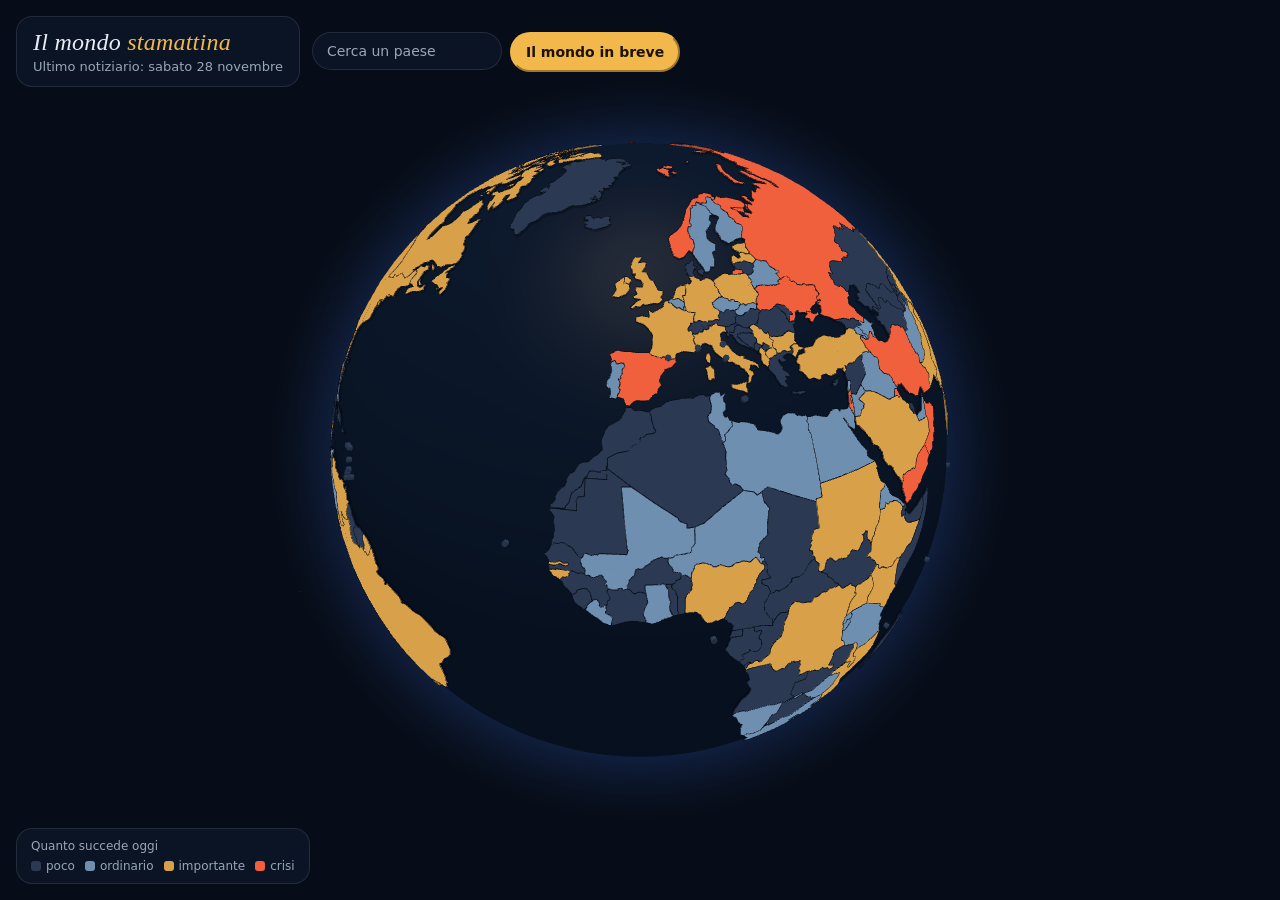
<file: mondo/index.html>
<!doctype html>
<html lang="it">
<head>
<meta charset="utf-8">
<meta name="viewport" content="width=device-width,initial-scale=1,viewport-fit=cover">
<title>Il mondo stamattina</title>
<meta name="description" content="Ogni mattina un breve notiziario per ogni paese del mondo. Gira il globo, tocca un paese e leggi cosa succede.">
<meta property="og:title" content="Il mondo stamattina">
<meta property="og:description" content="Gira il globo, tocca un paese e leggi cosa succede oggi.">
<meta property="og:type" content="website">
<meta property="og:url" content="https://lindabs.github.io/lbs/mondo/">
<meta property="og:image" content="https://lindabs.github.io/lbs/mondo/anteprima.jpg">
<meta property="og:image:width" content="1200">
<meta property="og:image:height" content="630">
<meta name="twitter:card" content="summary_large_image">
<meta name="theme-color" content="#070d18">
<link rel="icon" href="data:image/svg+xml,%3Csvg%20xmlns%3D%22http%3A%2F%2Fwww.w3.org%2F2000%2Fsvg%22%20viewBox%3D%220%200%2064%2064%22%3E%3Ccircle%20cx%3D%2232%22%20cy%3D%2232%22%20r%3D%2228%22%20fill%3D%22%230e1a2e%22%20stroke%3D%22%23f2b84b%22%20stroke-width%3D%224%22%2F%3E%3Cpath%20d%3D%22M4%2032h56M32%204c-10%2010-10%2046%200%2056M32%204c10%2010%2010%2046%200%2056%22%20fill%3D%22none%22%20stroke%3D%22%23f2b84b%22%20stroke-width%3D%223%22%2F%3E%3C%2Fsvg%3E">
<style>
:root{
  --notte:#070d18; --mare:#0b1729; --superficie:rgba(12,21,38,.92); --bordo:rgba(255,255,255,.1);
  --testo:#e9edf3; --tenue:#9aa6b8; --oro:#f2b84b;
  --i0:#2b3a52; --i1:#6f8fb0; --i2:#d9a04a; --i3:#f0603c; --vuoto:#18212f;
  --serif:Georgia,"Times New Roman",serif; --sans:system-ui,-apple-system,"Segoe UI",Roboto,sans-serif;
}
*{box-sizing:border-box}
[hidden]{display:none!important}
html,body{margin:0;height:100%;background:var(--notte);color:var(--testo);font-family:var(--sans);overflow:hidden}
#globo{position:fixed;inset:0}
a{color:inherit}
button{font:inherit;color:inherit}
.vetro{background:var(--superficie);border:1px solid var(--bordo);border-radius:16px;backdrop-filter:blur(10px);-webkit-backdrop-filter:blur(10px)}

/* testata */
header{position:fixed;top:max(16px,env(safe-area-inset-top));left:16px;right:16px;display:flex;gap:12px;align-items:center;justify-content:flex-start;flex-wrap:wrap;pointer-events:none;z-index:2}
header>*{pointer-events:auto}
.testata{padding:12px 16px}
.testata h1{margin:0;font:italic 400 24px/1.1 var(--serif);letter-spacing:.01em}
.testata h1 b{color:var(--oro);font-weight:400}
.testata p{margin:4px 0 0;font-size:13px;color:var(--tenue)}
.comandi{display:flex;gap:8px;flex-wrap:wrap}
.bottone{padding:10px 14px;border-radius:999px;cursor:pointer;font-size:14px;white-space:nowrap}
.bottone:hover{border-color:rgba(242,184,75,.5)}
.bottone.primario{background:var(--oro);color:#1a1205;border-color:var(--oro);font-weight:600}
.cerca{position:relative}
.cerca input{width:190px;padding:10px 14px;border-radius:999px;font:inherit;font-size:14px;color:var(--testo);outline:none}
.cerca input::placeholder{color:var(--tenue)}
.cerca input:focus{border-color:var(--oro)}
.suggerimenti{position:absolute;top:calc(100% + 6px);left:0;width:240px;max-height:300px;overflow:auto;padding:6px;margin:0;list-style:none}
.suggerimenti li{padding:8px 10px;border-radius:10px;cursor:pointer;font-size:14px}
.suggerimenti li[aria-selected=true],.suggerimenti li:hover{background:rgba(255,255,255,.08)}

/* legenda */
.legenda{position:fixed;left:16px;bottom:max(16px,env(safe-area-inset-bottom));padding:10px 14px;font-size:12px;color:var(--tenue);z-index:1}
.legenda .scala{display:flex;gap:10px;margin-top:6px;flex-wrap:wrap}
.legenda span{display:inline-flex;align-items:center;gap:5px}
.legenda i{width:10px;height:10px;border-radius:3px;display:inline-block}

/* pannello */
.pannello{position:fixed;z-index:3;top:max(16px,env(safe-area-inset-top));right:16px;bottom:16px;width:min(420px,calc(100vw - 32px));display:flex;flex-direction:column;transform:translateX(calc(100% + 32px));transition:transform .35s ease;overflow:hidden}
.pannello.aperto{transform:none}
.pannello .capo{padding:18px 20px 12px;border-bottom:1px solid var(--bordo);display:flex;gap:12px;align-items:flex-start}
.pannello .capo h2{margin:0;font:400 26px/1.15 var(--serif);flex:1}
.pannello .capo .sopra{font-size:12px;text-transform:uppercase;letter-spacing:.08em;color:var(--tenue);margin-bottom:4px}
.chiudi{width:36px;height:36px;border-radius:50%;border:1px solid var(--bordo);background:transparent;cursor:pointer;font-size:20px;line-height:1;flex:none}
.chiudi:hover{border-color:var(--oro)}
.corpo{padding:16px 20px 20px;overflow:auto;flex:1;font-size:15px;line-height:1.55}
.corpo h3{font:400 20px/1.3 var(--serif);margin:0 0 12px}
.etichette{display:flex;gap:6px;flex-wrap:wrap;margin:0 0 14px}
.etichetta{font-size:12px;padding:3px 9px;border-radius:999px;border:1px solid var(--bordo);color:var(--tenue)}
.etichetta.livello{color:#111;border:0;font-weight:600}
.punti{margin:0 0 18px;padding:0;list-style:none}
.punti li{padding:10px 0 10px 16px;border-left:2px solid var(--oro);margin-bottom:8px}
.rif{font-size:11px;vertical-align:super;margin-left:3px;color:var(--oro);text-decoration:none}
.rif+.rif::before{content:",";margin-right:2px;color:var(--tenue)}
.rif:hover{text-decoration:underline}
.sezione{font-size:12px;text-transform:uppercase;letter-spacing:.08em;color:var(--tenue);margin:18px 0 8px}
.fonti{margin:0;padding:0;list-style:none;counter-reset:f}
.fonti li{counter-increment:f;margin-bottom:10px;display:flex;gap:10px;font-size:14px;line-height:1.4}
.fonti li::before{content:counter(f);color:var(--oro);font-size:12px;min-width:14px;padding-top:2px}
.fonti a{text-decoration:none}
.fonti a:hover{text-decoration:underline}
.fonti small{display:block;color:var(--tenue);font-size:12px;margin-top:2px}
.fonti li:target{background:rgba(242,184,75,.1);border-radius:6px}
.avviso{font-size:12px;color:var(--tenue);border-top:1px solid var(--bordo);padding-top:12px;margin-top:18px}
.vuoto{color:var(--tenue)}
.notizia{padding:14px 0;border-bottom:1px solid var(--bordo)}
.notizia:last-of-type{border-bottom:0}
.notizia h3{font-size:18px;margin-bottom:6px}
.notizia p{margin:0 0 8px}
.paesino{font-size:13px;padding:4px 10px;border-radius:999px;border:1px solid var(--bordo);background:transparent;cursor:pointer;margin:0 6px 6px 0}
.paesino:hover{border-color:var(--oro)}

.etichetta-globo{font:13px/1.35 var(--sans);background:var(--superficie);border:1px solid var(--bordo);color:var(--testo);padding:8px 10px;border-radius:10px;max-width:240px}
.etichetta-globo b{font-family:var(--serif);font-weight:400;font-size:15px}
.etichetta-globo span{display:block;color:var(--tenue);margin-top:2px}

.stato{position:fixed;inset:0;display:grid;place-items:center;pointer-events:none;z-index:1;color:var(--tenue);font-size:14px}

@media (max-width:640px){
  header{flex-direction:column;align-items:stretch}
  .testata{padding:10px 14px}
  .testata h1{font-size:21px}
  .comandi{justify-content:stretch}
  .cerca{flex:1}
  .cerca input{width:100%}
  .suggerimenti{left:0;width:auto}
  .legenda{display:none}
  .pannello{top:auto;left:0;right:0;bottom:0;width:auto;max-height:72vh;border-radius:20px 20px 0 0;transform:translateY(105%);padding-bottom:env(safe-area-inset-bottom)}
}
@media (prefers-reduced-motion:reduce){.pannello{transition:none}}
</style>
</head>
<body>
<div id="globo" aria-hidden="true"></div>
<div class="stato" id="stato">Il globo si sta preparando…</div>

<header>
  <div class="testata vetro">
    <h1>Il mondo <b>stamattina</b></h1>
    <p id="data">&nbsp;</p>
  </div>
  <div class="comandi">
    <div class="cerca">
      <input class="vetro" id="cerca" type="search" placeholder="Cerca un paese" autocomplete="off"
        role="combobox" aria-expanded="false" aria-controls="suggerimenti" aria-label="Cerca un paese">
      <ul class="suggerimenti vetro" id="suggerimenti" role="listbox" hidden></ul>
    </div>
    <button class="bottone primario" id="apri-mondo" type="button">Il mondo in breve</button>
  </div>
</header>

<div class="legenda vetro" aria-label="Legenda">
  Quanto succede oggi
  <div class="scala">
    <span><i style="background:var(--i0)"></i>poco</span>
    <span><i style="background:var(--i1)"></i>ordinario</span>
    <span><i style="background:var(--i2)"></i>importante</span>
    <span><i style="background:var(--i3)"></i>crisi</span>
  </div>
</div>

<aside class="pannello vetro" id="pannello" aria-live="polite" aria-labelledby="pannello-titolo">
  <div class="capo">
    <div style="flex:1">
      <div class="sopra" id="pannello-sopra"></div>
      <h2 id="pannello-titolo"></h2>
    </div>
    <button class="chiudi" id="chiudi" type="button" aria-label="Chiudi">×</button>
  </div>
  <div class="corpo" id="pannello-corpo"></div>
</aside>

<script src="lib/globe.gl.min.js"></script>
<script>
(async () => {
  const LINGUA = 'it';
  const COLORI = ['#2b3a52', '#6f8fb0', '#d9a04a', '#f0603c'];
  const VUOTO = '#18212f';
  const LIVELLI = ['Poche notizie', 'Giornata ordinaria', 'Notizie importanti', 'Crisi o fatto internazionale'];
  const $ = id => document.getElementById(id);
  const esc = s => String(s ?? '').replace(/[&<>"']/g, c => ({ '&': '&amp;', '<': '&lt;', '>': '&gt;', '"': '&quot;', "'": '&#39;' }[c]));
  const linkSicuro = u => /^https?:\/\//i.test(u || '') ? u : '#';
  const prendi = async u => { const r = await fetch(u, { cache: 'no-cache' }); if (!r.ok) throw new Error(r.status); return r.json(); };

  const [paesi, confini, notiziario] = await Promise.all([
    prendi('dati/paesi.json'),
    prendi('dati/confini.json'),
    prendi(`dati/oggi-${LINGUA}.json`).catch(() => null),
  ]);
  const perId = new Map(paesi.map(p => [p.id, p]));
  const notizie = notiziario?.paesi || {};
  const voce = id => notizie[id];
  const colore = id => (!id || !perId.has(id)) ? VUOTO : (voce(id) ? COLORI[voce(id).intensita || 0] : COLORI[0]);

  // data del notiziario
  const fmt = d => new Date(d + 'T12:00:00').toLocaleDateString('it-IT', { weekday: 'long', day: 'numeric', month: 'long' });
  if (notiziario) {
    const oggi = new Date().toLocaleDateString('sv-SE', { timeZone: 'Europe/Rome' });
    $('data').textContent = (notiziario.data === oggi ? '' : 'Ultimo notiziario: ') + fmt(notiziario.data);
    $('stato').hidden = true;
  } else {
    $('data').textContent = 'Il primo notiziario arriverà domattina';
    $('stato').textContent = '';
    $('apri-mondo').hidden = true;
  }

  // ---------- globo ----------
  let selezionato = null, sopra = null;
  const altezza = f => f === sopra || f.properties.id === selezionato ? 0.035 : 0.008;
  const globo = Globe()($('globo'))
    .backgroundColor('#070d18')
    .showAtmosphere(true).atmosphereColor('#7fa8e8').atmosphereAltitude(0.18)
    .polygonsData(confini.features)
    .polygonCapColor(f => colore(f.properties.id))
    .polygonSideColor(() => 'rgba(0,0,0,.25)')
    .polygonStrokeColor(f => f.properties.id === selezionato ? '#ffffff' : 'rgba(7,13,24,.9)')
    .polygonAltitude(altezza)
    .polygonsTransitionDuration(250)
    .polygonLabel(f => etichetta(f.properties.id, f.properties.nome))
    .onPolygonHover(f => {
      sopra = f && f.properties.id ? f : null;
      globo.polygonAltitude(altezza);
      $('globo').style.cursor = sopra ? 'pointer' : 'grab';
    })
    .onPolygonClick(f => f.properties.id && apriPaese(f.properties.id))
    .pointsData(paesi.filter(p => p.piccolo))
    .pointLat('lat').pointLng('lng')
    .pointColor(p => colore(p.id))
    .pointAltitude(0.012).pointRadius(0.45).pointResolution(16)
    .pointLabel(p => etichetta(p.id, p.nome))
    .onPointClick(p => apriPaese(p.id));
  globo.globeMaterial().color.set('#0b1729');
  globo.controls().autoRotate = true;
  globo.controls().autoRotateSpeed = 0.35;
  globo.pointOfView({ lat: 30, lng: 12, altitude: innerWidth > 640 ? 2.3 : 3.1 });
  const adatta = () => globo.width(innerWidth).height(innerHeight);
  addEventListener('resize', adatta); adatta();
  $('globo').addEventListener('pointerdown', () => { globo.controls().autoRotate = false; }, { once: true });

  function etichetta(id, nome) {
    const v = voce(id), p = perId.get(id);
    const riga = !p ? '' : v?.titolo ? v.titolo : v?.soloTitoli ? 'Solo titoli originali' : 'Nessuna notizia rilevante';
    return `<div class="etichetta-globo"><b>${esc(p?.nome || nome)}</b>${riga ? `<span>${esc(riga)}</span>` : ''}</div>`;
  }

  // ---------- pannello ----------
  const pannello = $('pannello');
  function apri(sopraTesto, titolo, html) {
    $('pannello-sopra').textContent = sopraTesto;
    $('pannello-titolo').textContent = titolo;
    $('pannello-corpo').innerHTML = html;
    $('pannello-corpo').scrollTop = 0;
    pannello.classList.add('aperto');
  }
  function chiudi() {
    pannello.classList.remove('aperto');
    selezionato = null;
    globo.polygonAltitude(altezza).polygonStrokeColor(globo.polygonStrokeColor());
    if (location.hash) history.replaceState(null, '', location.pathname + location.search);
  }
  $('chiudi').onclick = chiudi;
  addEventListener('keydown', e => { if (e.key === 'Escape') chiudi(); });

  const AVVISO = '<p class="avviso">Riassunto scritto automaticamente da un\'intelligenza artificiale a partire dai titoli dei giornali: può contenere errori o imprecisioni. Per approfondire, apri le fonti.</p>';

  function apriPaese(id) {
    const p = perId.get(id); if (!p) return;
    selezionato = id;
    globo.controls().autoRotate = false;
    globo.polygonAltitude(altezza).polygonStrokeColor(f => f.properties.id === selezionato ? '#ffffff' : 'rgba(7,13,24,.9)');
    const vista = innerWidth > 640 ? { lat: p.lat, lng: p.lng + 18, altitude: 1.7 } : { lat: p.lat - 22, lng: p.lng, altitude: 2.8 };
    globo.pointOfView(vista, 900);
    history.replaceState(null, '', '#' + id);

    const v = voce(id);
    const sopraTesto = notiziario ? fmt(notiziario.data) : '';
    if (!notiziario) return apri(sopraTesto, p.nome, '<p class="vuoto">Il primo notiziario non è ancora pronto. Torna domattina.</p>');
    if (!v || (!v.punti.length && !v.soloTitoli && !v.fonti.length)) {
      return apri(sopraTesto, p.nome, '<p class="vuoto">Oggi non abbiamo trovato notizie rilevanti su questo paese.</p>');
    }
    let html = '';
    if (v.punti.length) {
      html += `<h3>${esc(v.titolo)}</h3><div class="etichette">` +
        `<span class="etichetta livello" style="background:${COLORI[v.intensita]}">${LIVELLI[v.intensita]}</span>` +
        v.temi.map(t => `<span class="etichetta">${esc(t)}</span>`).join('') + '</div>' +
        '<ul class="punti">' + v.punti.map(x => `<li>${esc(x.testo)}` +
          x.fonti.map(n => `<a class="rif" href="#fonte-${n}" data-fonte="${n}" aria-label="Fonte ${n + 1}">${n + 1}</a>`).join('') + '</li>').join('') + '</ul>';
    } else if (v.soloTitoli) {
      html += '<p class="vuoto">Il riassunto di oggi non è disponibile: ecco i titoli originali, nella loro lingua.</p>';
    } else {
      html += '<p class="vuoto">Oggi nessuna notizia rilevante. Questi sono i titoli raccolti.</p>';
    }
    if (v.fonti.length) {
      html += '<div class="sezione">Approfondisci sulle fonti</div><ol class="fonti">' + v.fonti.map((f, n) =>
        `<li id="fonte-${n}"><div><a href="${esc(linkSicuro(f.u))}" target="_blank" rel="noopener noreferrer">${esc(f.t)}</a><small>${esc(f.d)}</small></div></li>`).join('') + '</ol>';
    }
    if (v.punti.length) html += AVVISO;
    apri(sopraTesto, p.nome, html);
  }

  // i numeri delle fonti scorrono alla fonte dentro il pannello, senza cambiare l'indirizzo
  $('pannello-corpo').addEventListener('click', e => {
    const a = e.target.closest('[data-fonte]');
    if (a) { e.preventDefault(); const el = $('fonte-' + a.dataset.fonte); el.scrollIntoView({ behavior: 'smooth', block: 'center' }); el.animate([{ background: 'rgba(242,184,75,.25)' }, { background: 'transparent' }], { duration: 1600 }); }
    const b = e.target.closest('[data-paese]');
    if (b) apriPaese(b.dataset.paese);
  });

  function apriMondo() {
    const n = notiziario?.mondo || [];
    selezionato = null;
    globo.polygonAltitude(altezza);
    const html = n.length ? n.map(x => `<div class="notizia"><h3>${esc(x.titolo)}</h3><p>${esc(x.testo)}</p>` +
      x.paesi.filter(id => perId.has(id)).map(id => `<button class="paesino" type="button" data-paese="${id}">${esc(perId.get(id).nome)}</button>`).join('') + '</div>').join('') + AVVISO
      : '<p class="vuoto">Il riepilogo dal mondo oggi non è disponibile. Tocca un paese sul globo.</p>';
    apri(fmt(notiziario.data), 'Il mondo in breve', html);
  }
  $('apri-mondo').onclick = apriMondo;

  // ---------- ricerca ----------
  const cerca = $('cerca'), lista = $('suggerimenti');
  const semplice = s => s.normalize('NFD').replace(/\p{M}/gu, '').toLowerCase();
  let risultati = [], attivo = -1;
  function mostra() {
    const q = semplice(cerca.value.trim());
    risultati = q ? paesi.filter(p => semplice(p.nome).includes(q) || semplice(p.en).includes(q))
      .sort((a, b) => semplice(a.nome).indexOf(q) - semplice(b.nome).indexOf(q)).slice(0, 8) : [];
    attivo = risultati.length ? 0 : -1;
    lista.innerHTML = risultati.map((p, i) => `<li role="option" id="s-${i}" aria-selected="${i === attivo}" data-id="${p.id}">${esc(p.nome)}</li>`).join('');
    lista.hidden = !risultati.length;
    cerca.setAttribute('aria-expanded', String(!!risultati.length));
    cerca.setAttribute('aria-activedescendant', attivo >= 0 ? 's-0' : '');
  }
  function scegli(id) { cerca.value = ''; mostra(); cerca.blur(); apriPaese(id); }
  cerca.addEventListener('input', mostra);
  cerca.addEventListener('keydown', e => {
    if (e.key === 'ArrowDown' || e.key === 'ArrowUp') {
      e.preventDefault(); if (!risultati.length) return;
      attivo = (attivo + (e.key === 'ArrowDown' ? 1 : -1) + risultati.length) % risultati.length;
      [...lista.children].forEach((li, i) => li.setAttribute('aria-selected', String(i === attivo)));
      cerca.setAttribute('aria-activedescendant', 's-' + attivo);
    } else if (e.key === 'Enter' && attivo >= 0) { e.preventDefault(); scegli(risultati[attivo].id); }
  });
  lista.addEventListener('pointerdown', e => { const li = e.target.closest('li'); if (li) { e.preventDefault(); scegli(li.dataset.id); } });
  cerca.addEventListener('blur', () => setTimeout(() => { lista.hidden = true; }, 100));

  // apertura diretta da link: .../mondo/#IT
  const daLink = location.hash.slice(1).toUpperCase();
  if (perId.has(daLink)) apriPaese(daLink);
})().catch(err => {
  document.getElementById('stato').textContent = 'Il globo non si è caricato. Riprova tra poco.';
  console.error(err);
});
</script>
</body>
</html>
</file>
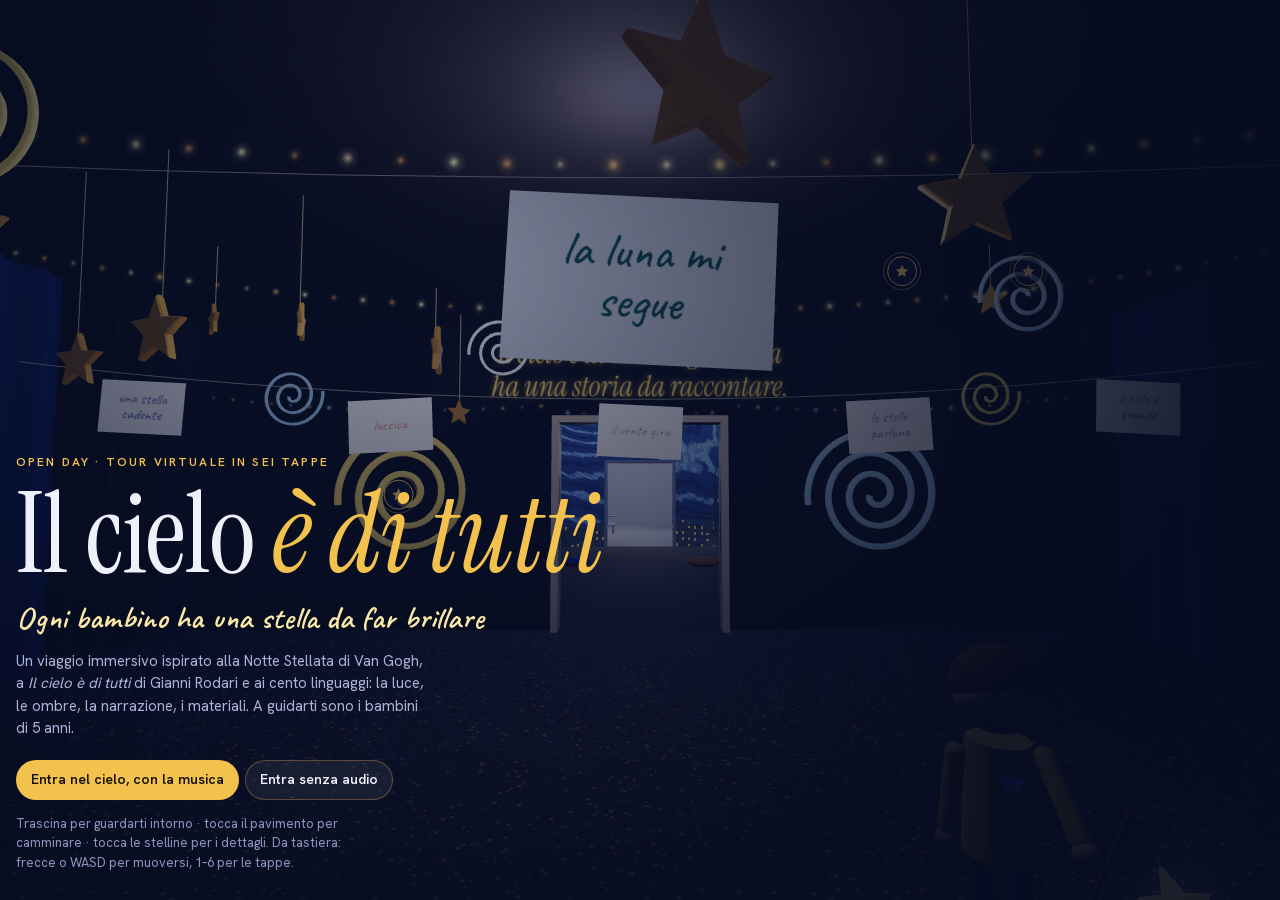
<file: openday/index.html>
<!doctype html>
<html lang="it">
<head>
<meta charset="utf-8">
<meta name="viewport" content="width=device-width,initial-scale=1,viewport-fit=cover">
<title>Il cielo è di tutti</title>
<meta name="claude:viewport-fit-sides" content="cover">
<meta name="description" content="Il tour virtuale dell'Open Day: sei tappe in 3D ispirate alla Notte Stellata di Van Gogh e a Il cielo è di tutti di Gianni Rodari, con i bambini di 5 anni come guide.">
<meta property="og:title" content="Il cielo è di tutti · Open Day">
<meta property="og:description" content="Ogni bambino ha una stella da far brillare. Entra nel tour virtuale dell'Open Day.">
<meta property="og:type" content="website">
<meta property="og:locale" content="it_IT">
<meta property="og:url" content="https://lindabs.github.io/lbs/openday/">
<meta property="og:image" content="https://lindabs.github.io/lbs/openday/anteprima.jpg">
<meta property="og:image:width" content="1200">
<meta property="og:image:height" content="630">
<meta name="twitter:card" content="summary_large_image">
<meta name="theme-color" content="#070d22">
<meta name="referrer" content="no-referrer">
<link rel="icon" href="data:image/svg+xml,%3Csvg xmlns='http://www.w3.org/2000/svg' viewBox='0 0 64 64'%3E%3Crect width='64' height='64' rx='14' fill='%23070d22'/%3E%3Cpath d='M32 9l6.6 14.6 15.9 1.7-11.9 10.7 3.4 15.7L32 43.6l-14 8.1 3.4-15.7L9.5 25.3l15.9-1.7z' fill='%23f2c14e'/%3E%3C/svg%3E">
<style>
@font-face{font-family:"Instrument Serif";font-style:normal;font-weight:400;font-display:swap;src:url(caratteri/instrument-serif.woff2) format("woff2")}
@font-face{font-family:"Instrument Serif";font-style:italic;font-weight:400;font-display:swap;src:url(caratteri/instrument-serif-corsivo.woff2) format("woff2")}
@font-face{font-family:"Hanken Grotesk";font-style:normal;font-weight:300 700;font-display:swap;src:url(caratteri/hanken-grotesk.woff2) format("woff2")}
@font-face{font-family:"Caveat";font-style:normal;font-weight:400 700;font-display:swap;src:url(caratteri/caveat.woff2) format("woff2")}
/* Layout: la scena 3D a tutto schermo; sopra, la barra delle tappe in alto e la scheda della tappa in basso a sinistra. */
:root{
  --notte:#070d22; --inchiostro:#0f1b41; --cobalto:#3d63c9; --oro:#f2c14e; --luna:#fbe9a8; --carta:#eef1fb; --nebbia:#a9b4d8;
  --vetro:rgba(9,16,42,.84); --filo:rgba(242,193,78,.3); --scuro:#141005;
  --display:"Instrument Serif","Iowan Old Style",Georgia,serif;
  --testo:"Hanken Grotesk",system-ui,-apple-system,"Segoe UI",sans-serif;
  --mano:"Caveat","Comic Sans MS",cursive;
  color-scheme:dark;
}
*{box-sizing:border-box}
[hidden]{display:none!important}
html,body{height:100%;margin:0;background:var(--notte);color:var(--carta);font:15px/1.5 var(--testo);overflow:hidden;-webkit-tap-highlight-color:transparent}
#scena{position:fixed;inset:0;width:100%;height:100%;display:block;touch-action:none;cursor:grab}
#scena.trascina{cursor:grabbing}
button{font:inherit;color:inherit}
:focus-visible{outline:2px solid var(--oro);outline-offset:2px}
.btn{display:inline-flex;align-items:center;gap:8px;min-height:40px;padding:8px 14px;border-radius:999px;border:1px solid var(--filo);background:rgba(255,255,255,.06);color:var(--carta);font:600 14px/1.2 var(--testo);cursor:pointer;text-align:left}
.btn:hover{background:rgba(255,255,255,.12)}
.btn.primo{background:var(--oro);color:var(--scuro);border-color:transparent}
.btn.primo:hover{background:#f7cf6b}
.btn[aria-pressed="true"]{background:rgba(242,193,78,.2);border-color:var(--oro)}
.btn svg{width:18px;height:18px;flex:none}
.tondo{width:40px;height:40px;padding:0;justify-content:center}

/* HUD */
.hud{position:fixed;inset:0;pointer-events:none;display:flex;flex-direction:column;justify-content:space-between;gap:12px;
  padding-left:max(16px,env(safe-area-inset-left,0px));padding-right:max(16px,env(safe-area-inset-right,0px));
  padding-block:calc(env(safe-area-inset-top,0px) + 12px) calc(env(safe-area-inset-bottom,0px) + 12px)}
.hud > *{pointer-events:auto}
.testata{display:flex;align-items:flex-start;justify-content:space-between;gap:12px;flex-wrap:wrap;pointer-events:none}
.testata > *{pointer-events:auto}
.marchio{background:var(--vetro);backdrop-filter:blur(8px);-webkit-backdrop-filter:blur(8px);border:1px solid var(--filo);border-radius:16px;padding:8px 14px 10px;min-width:0}
.marchio small{display:block;font:600 11px/1.2 var(--testo);letter-spacing:.14em;text-transform:uppercase;color:var(--nebbia)}
.marchio b{font:400 26px/1.05 var(--display);font-style:italic;color:var(--luna)}
.percorso{display:flex;gap:6px;align-items:center;background:var(--vetro);backdrop-filter:blur(8px);-webkit-backdrop-filter:blur(8px);border:1px solid var(--filo);border-radius:999px;padding:5px}
.percorso button{position:relative;width:34px;height:34px;border-radius:50%;border:0;background:transparent;cursor:pointer;display:grid;place-items:center;color:var(--nebbia);font:700 13px var(--testo)}
.percorso button svg{position:absolute;inset:3px;width:28px;height:28px;fill:none;stroke:currentColor;stroke-width:1.4;opacity:.55}
.percorso button.vista svg{fill:rgba(242,193,78,.25);stroke:var(--oro);opacity:1}
.percorso button[aria-current="step"]{color:var(--scuro)}
.percorso button[aria-current="step"] svg{fill:var(--oro);stroke:var(--oro);opacity:1}
.percorso button span{position:relative}
.strumenti{display:flex;gap:6px;flex-wrap:wrap;justify-content:flex-end}
.strumenti .btn{background:var(--vetro);backdrop-filter:blur(8px);-webkit-backdrop-filter:blur(8px)}

/* Scheda della tappa */
#scheda{width:min(410px,100%);max-height:min(52vh,560px);display:flex;flex-direction:column;background:var(--vetro);backdrop-filter:blur(10px);-webkit-backdrop-filter:blur(10px);border:1px solid var(--filo);border-radius:20px;overflow:hidden}
#scheda header{padding:14px 16px 10px;display:grid;grid-template-columns:1fr auto;gap:2px 10px;align-items:start}
#scheda .num{font:600 11px/1.2 var(--testo);letter-spacing:.14em;text-transform:uppercase;color:var(--oro)}
#scheda h2{grid-column:1;margin:2px 0 0;font:400 30px/1.05 var(--display);text-wrap:balance}
#scheda .sotto{grid-column:1;margin:0;color:var(--nebbia);font-size:13.5px}
#chiudiScheda{grid-row:1/span 3;grid-column:2}
.schede{display:flex;gap:4px;padding:0 12px;border-bottom:1px solid rgba(255,255,255,.08)}
.schede button{border:0;background:none;padding:8px 8px 9px;font:600 13px var(--testo);color:var(--nebbia);cursor:pointer;border-bottom:2px solid transparent}
.schede button[aria-selected="true"]{color:var(--carta);border-color:var(--oro)}
.corpo{padding:12px 16px 4px;overflow:auto;min-height:0;flex:1;overscroll-behavior:contain}
.corpo p{margin:0 0 10px}
.corpo h3{margin:12px 0 6px;font:600 11px/1.2 var(--testo);letter-spacing:.14em;text-transform:uppercase;color:var(--nebbia)}
.corpo ul{margin:0 0 10px;padding-left:18px}
.corpo li{margin:2px 0}
.domanda{font:400 24px/1.15 var(--display);font-style:italic;color:var(--luna);margin:2px 0 10px!important}
.citazione{font:600 23px/1.15 var(--mano);color:var(--luna)}
.azioni{display:flex;flex-wrap:wrap;gap:6px;margin:6px 0 12px}
.chip{min-height:34px;padding:6px 11px;font-size:13px}
.campo{display:flex;gap:6px;flex-wrap:wrap;margin:6px 0 10px}
.campo input[type=text]{flex:1 1 180px;min-width:0;min-height:40px;padding:8px 12px;border-radius:12px;border:1px solid var(--filo);background:rgba(0,0,0,.25);color:var(--carta);font:500 15px var(--testo)}
.campo input::placeholder{color:#7f8ab0}
.nota{font-size:12.5px;color:var(--nebbia)}
.piede{display:flex;justify-content:space-between;gap:8px;padding:10px 12px 12px;border-top:1px solid rgba(255,255,255,.08)}
#scheda.chiusa .schede,#scheda.chiusa .corpo{display:none}
#scheda.chiusa header{padding-bottom:4px}
#scheda.chiusa .sotto{display:none}

/* Punti informativi, fumetto della guida, barra degli attrezzi */
#punti{position:fixed;inset:0;pointer-events:none;overflow:hidden}
.punto{position:absolute;left:0;top:0;width:30px;height:30px;margin:-15px 0 0 -15px;border-radius:50%;border:1px solid var(--oro);background:rgba(7,13,34,.55);color:var(--oro);display:grid;place-items:center;pointer-events:auto;cursor:pointer;padding:0}
.punto svg{width:16px;height:16px;fill:currentColor}
.punto::after{content:"";position:absolute;inset:-5px;border-radius:50%;border:1px solid rgba(242,193,78,.5);animation:pulsa 2.4s ease-out infinite}
@keyframes pulsa{from{transform:scale(.8);opacity:1}to{transform:scale(1.5);opacity:0}}
.punto span{position:absolute;left:36px;top:50%;transform:translateY(-50%);white-space:nowrap;background:var(--vetro);border:1px solid var(--filo);padding:3px 9px;border-radius:999px;font:600 12px var(--testo);color:var(--carta);opacity:0;transition:opacity .2s;pointer-events:none}
.punto:hover span,.punto:focus-visible span{opacity:1}
#fumetto{position:fixed;left:0;top:0;max-width:min(270px,70vw);background:var(--luna);color:#1b2350;border-radius:18px;padding:9px 14px 10px;font:600 21px/1.12 var(--mano);pointer-events:auto;cursor:pointer;box-shadow:0 8px 30px rgba(0,0,0,.35);transform:translate(-50%,-100%);transition:opacity .25s}
#fumetto small{display:block;font:700 10.5px/1.3 var(--testo);letter-spacing:.12em;text-transform:uppercase;color:#6a5a1e;margin-bottom:2px}
#fumetto::after{content:"";position:absolute;left:50%;bottom:-9px;margin-left:-9px;border:9px solid transparent;border-bottom:0;border-top-color:var(--luna)}
#attrezzi{position:fixed;right:max(16px,env(safe-area-inset-right,0px));bottom:calc(env(safe-area-inset-bottom,0px) + 16px);display:flex;gap:6px;flex-wrap:wrap;justify-content:center;background:var(--vetro);border:1px solid var(--filo);border-radius:999px;padding:6px;max-width:calc(100% - 32px)}
#avviso{position:fixed;left:50%;top:calc(env(safe-area-inset-top,0px) + 84px);transform:translateX(-50%);max-width:min(560px,calc(100% - 32px));background:var(--vetro);border:1px solid var(--filo);border-radius:14px;padding:10px 14px;font-size:14px;text-align:center;pointer-events:none}
#info{position:fixed;right:max(16px,env(safe-area-inset-right,0px));bottom:calc(env(safe-area-inset-bottom,0px) + 16px);width:min(340px,calc(100% - 32px));background:var(--vetro);backdrop-filter:blur(10px);-webkit-backdrop-filter:blur(10px);border:1px solid var(--oro);border-radius:18px;padding:14px 16px}
#info h4{margin:0 30px 6px 0;font:400 24px/1.1 var(--display)}
#info p{margin:0 0 8px;font-size:14px}
#info .x{position:absolute;right:8px;top:8px}

/* Ingresso */
#ingresso{position:fixed;inset:0;display:flex;align-items:flex-end;background:radial-gradient(ellipse at 30% 30%,rgba(23,40,100,.35),rgba(7,13,34,.92) 70%);
  padding-left:max(16px,env(safe-area-inset-left,0px));padding-right:max(16px,env(safe-area-inset-right,0px));padding-block:24px calc(env(safe-area-inset-bottom,0px) + 28px);overflow:auto}
#ingresso .dentro{max-width:640px;display:flex;flex-direction:column;gap:14px}
#ingresso small{font:600 12px/1.2 var(--testo);letter-spacing:.18em;text-transform:uppercase;color:var(--oro)}
#ingresso h1{margin:0;font:400 clamp(52px,11vw,112px)/.92 var(--display);letter-spacing:-.01em;text-wrap:balance}
#ingresso h1 em{color:var(--oro)}
#ingresso .motto{margin:0;font:600 clamp(24px,4.2vw,32px)/1.1 var(--mano);color:var(--luna)}
#ingresso p{margin:0;max-width:52ch;color:var(--nebbia)}
#ingresso .azioni{margin:6px 0 0}
#ingresso .comandi{font-size:13px;color:#8d98c0}

/* Finestre */
dialog{width:min(760px,calc(100% - 32px));max-height:calc(100% - 48px);padding:0;border:1px solid var(--filo);border-radius:22px;background:#0b1430;color:var(--carta)}
dialog::backdrop{background:rgba(3,6,18,.7)}
dialog .testa{position:sticky;top:0;display:flex;justify-content:space-between;align-items:center;gap:12px;padding:16px 18px 12px;background:#0b1430;border-bottom:1px solid rgba(255,255,255,.08);z-index:1}
dialog h2{margin:0;font:400 30px/1.05 var(--display)}
dialog .dentro{padding:14px 18px 20px}
dialog h3{margin:18px 0 6px;font:600 11px/1.2 var(--testo);letter-spacing:.14em;text-transform:uppercase;color:var(--oro)}
dialog p{margin:0 0 10px;max-width:68ch}
.griglia{display:grid;grid-template-columns:repeat(auto-fit,minmax(200px,1fr));gap:14px}
.griglia > div{min-width:0}
.griglia ul{margin:0;padding-left:18px}
.spunta{list-style:none;padding:0!important}
.spunta label{display:flex;gap:8px;align-items:flex-start;padding:3px 0;cursor:pointer}
.spunta input{accent-color:var(--oro);width:17px;height:17px;margin-top:2px}
.ruoli{display:grid;gap:6px}
.ruoli div{display:grid;grid-template-columns:minmax(150px,220px) 1fr;gap:10px;padding:8px 0;border-bottom:1px solid rgba(255,255,255,.07)}
.ruoli b{font-weight:600}
.chiusura{font:400 26px/1.2 var(--display);font-style:italic;color:var(--luna);margin-top:14px!important}
.mappa{overflow-x:auto}
.mappa svg{display:block;width:100%;height:auto}
.album{display:grid;grid-template-columns:repeat(auto-fill,minmax(160px,1fr));gap:12px}
.album figure{margin:0;background:#f4f6fb;color:#1b2350;border-radius:6px;padding:8px 8px 6px;min-width:0}
.album img{display:block;width:100%;height:auto;border-radius:3px}
.album figcaption{font:600 20px/1.1 var(--mano);padding-top:6px;overflow-wrap:anywhere}
.parole{display:flex;flex-wrap:wrap;gap:8px}
.parole span{background:#f7df7a;color:#22306a;font:600 19px/1.1 var(--mano);padding:6px 12px;border-radius:999px}
.parole span.es{opacity:.6}
.vuoto{color:var(--nebbia);font-size:14px}
.conferma{display:flex;gap:8px;align-items:center;flex-wrap:wrap;margin-top:10px}
#finale{width:min(620px,calc(100% - 32px));text-align:left}
#finale .dentro{padding:28px 24px 24px}
#finale blockquote{margin:0 0 18px;font:400 clamp(26px,5vw,36px)/1.15 var(--display);font-style:italic;color:var(--luna)}
#errore{position:fixed;inset:0;display:grid;place-items:center;padding:24px;text-align:center}

@media (max-width:640px){
  .marchio b{font-size:21px}
  .strumenti .etichetta{display:none}
  .strumenti .btn{width:40px;padding:0;justify-content:center}
  #scheda{width:100%;max-height:46vh}
  #scheda h2{font-size:25px}
  .percorso{order:3;width:100%;justify-content:space-between}
  #info{bottom:auto;top:calc(env(safe-area-inset-top,0px) + 120px)}
  #attrezzi{left:16px;right:16px;bottom:auto;top:calc(env(safe-area-inset-top,0px) + 172px);border-radius:18px}
  #avviso{top:calc(env(safe-area-inset-top,0px) + 172px)}
  .ruoli div{grid-template-columns:1fr;gap:2px}
}
@media (prefers-reduced-motion:reduce){.punto::after{animation:none}}
</style>
<script type="importmap">{"imports":{"three":"./lib/three.module.min.js"}}</script>
</head>
<body>
<canvas id="scena" aria-label="Scena 3D del tour: trascina per guardarti intorno, tocca il pavimento per camminare"></canvas>
<div id="punti" aria-label="Dettagli dell'allestimento"></div>
<div id="fumetto" hidden role="status"></div>

<div class="hud" id="hud" hidden>
  <div class="testata">
    <div class="marchio"><small>Open Day · tour virtuale</small><b>Il cielo è di tutti</b></div>
    <nav class="percorso" id="percorso" aria-label="Le sei tappe"></nav>
    <div class="strumenti">
      <button class="btn" id="apriPianta" title="Pianta del percorso"><svg viewBox="0 0 24 24" fill="none" stroke="currentColor" stroke-width="1.8"><path d="M9 4 3 6v14l6-2 6 2 6-2V4l-6 2-6-2zM9 4v14M15 6v14"/></svg><span class="etichetta">Pianta</span></button>
      <button class="btn" id="apriProgetto" title="La progettazione"><svg viewBox="0 0 24 24" fill="none" stroke="currentColor" stroke-width="1.8"><path d="M6 3h9l4 4v14H6zM14 3v5h5M9 12h7M9 16h7"/></svg><span class="etichetta">Progetto</span></button>
      <button class="btn" id="apriAlbum" title="Documentazione raccolta"><svg viewBox="0 0 24 24" fill="none" stroke="currentColor" stroke-width="1.8"><rect x="3" y="6" width="18" height="14" rx="2"/><circle cx="12" cy="13" r="3.5"/><path d="M8 6l1.5-2h5L16 6"/></svg><span class="etichetta">Documentazione</span></button>
      <button class="btn" id="audio" aria-pressed="false" title="Musica"><svg viewBox="0 0 24 24" fill="none" stroke="currentColor" stroke-width="1.8"><path d="M9 18V5l11-2v13"/><circle cx="6" cy="18" r="3"/><circle cx="17" cy="16" r="3"/></svg><span class="etichetta">Musica</span></button>
    </div>
  </div>
  <section id="scheda" aria-live="polite">
    <header>
      <span class="num" id="schedaNum"></span>
      <h2 id="schedaTitolo"></h2>
      <p class="sotto" id="schedaSotto"></p>
      <button class="btn tondo" id="chiudiScheda" aria-expanded="true" title="Riduci la scheda"><svg viewBox="0 0 24 24" fill="none" stroke="currentColor" stroke-width="2"><path d="m6 9 6 6 6-6"/></svg></button>
    </header>
    <div class="schede" role="tablist">
      <button role="tab" data-scheda="esperienza" aria-selected="true">Esperienza</button>
      <button role="tab" data-scheda="allestimento" aria-selected="false">Allestimento</button>
      <button role="tab" data-scheda="persone" aria-selected="false">Chi c'è</button>
    </div>
    <div class="corpo" id="schedaCorpo"></div>
    <div class="piede">
      <button class="btn" id="indietro">← Tappa precedente</button>
      <button class="btn primo" id="avanti">Tappa successiva →</button>
    </div>
  </section>
</div>

<div id="attrezzi" hidden></div>
<div id="avviso" hidden></div>
<aside id="info" hidden><button class="btn tondo x" id="chiudiInfo" title="Chiudi">✕</button><h4 id="infoTitolo"></h4><p id="infoTesto"></p><div class="azioni" id="infoAzioni"></div></aside>
<input type="file" id="fileFoto" accept="image/*" multiple hidden>

<div id="ingresso">
  <div class="dentro">
    <small>Open Day · tour virtuale in sei tappe</small>
    <h1>Il cielo <em>è di tutti</em></h1>
    <p class="motto">Ogni bambino ha una stella da far brillare</p>
    <p>Un viaggio immersivo ispirato alla Notte Stellata di Van Gogh, a <i>Il cielo è di tutti</i> di Gianni Rodari e ai cento linguaggi: la luce, le ombre, la narrazione, i materiali. A guidarti sono i bambini di 5 anni.</p>
    <div class="azioni">
      <button class="btn primo" id="entra">Entra nel cielo, con la musica</button>
      <button class="btn" id="entraMuto">Entra senza audio</button>
    </div>
    <p class="comandi">Trascina per guardarti intorno · tocca il pavimento per camminare · tocca le stelline per i dettagli. Da tastiera: frecce o WASD per muoversi, 1–6 per le tappe.</p>
  </div>
</div>

<dialog id="dlgPianta"><div class="testa"><h2>Pianta del percorso</h2><button class="btn tondo" data-chiudi title="Chiudi">✕</button></div><div class="dentro"><p>L'Open Day è un percorso a tappe. Tocca una stanza per andarci.</p><div class="mappa" id="mappa"></div></div></dialog>
<dialog id="dlgProgetto"><div class="testa"><h2>La progettazione</h2><button class="btn tondo" data-chiudi title="Chiudi">✕</button></div><div class="dentro" id="progetto"></div></dialog>
<dialog id="dlgAlbum"><div class="testa"><h2>Documentazione</h2><button class="btn tondo" data-chiudi title="Chiudi">✕</button></div><div class="dentro" id="album"></div></dialog>
<dialog id="dlgFoto"><div class="testa"><h2>Il tuo cielo</h2><button class="btn tondo" data-chiudi title="Chiudi">✕</button></div><div class="dentro"><img id="fotoAnteprima" alt="La composizione sul tavolo luminoso vista dall'alto" style="width:100%;border-radius:10px;display:block"><form id="formFoto" class="campo" style="margin-top:12px"><input type="text" id="titoloCielo" maxlength="60" placeholder="Che titolo dai al tuo cielo?" aria-label="Titolo del tuo cielo"><button class="btn primo" type="submit">Metti nell'album</button></form><p class="nota" id="fotoNota"></p></div></dialog>
<dialog id="finale"><div class="dentro"><blockquote>«Il cielo è di tutti, ma ogni bambino lo guarda con occhi diversi. Nella nostra scuola custodiamo ogni sguardo, ogni domanda e ogni stella.»</blockquote><div class="azioni"><button class="btn primo" id="finaleAlbum">Guarda la documentazione</button><button class="btn" id="finaleRestart">Rifai il percorso</button><button class="btn" data-chiudi>Resta qui</button></div></div></dialog>
<div id="errore" hidden><p>Questo dispositivo non riesce a mostrare la scena 3D. La progettazione completa resta consultabile dal pulsante qui sotto.</p></div>

<script type="module" src="app/main.js"></script>
</body>
</html>
</file>
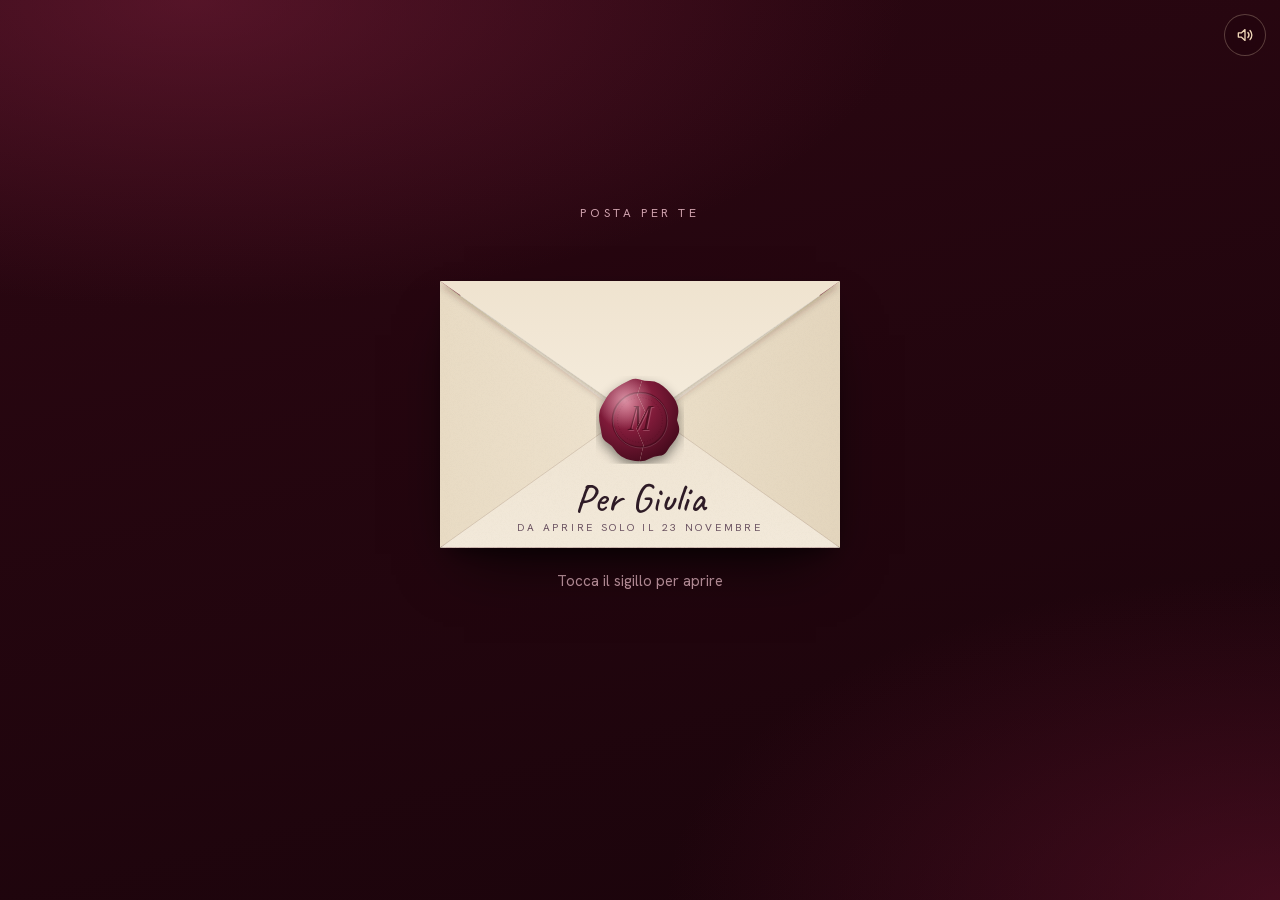
<file: cartolina/per-te/index.html>
<!doctype html>
<html lang="it">
<head>
<meta charset="utf-8">
<meta name="viewport" content="width=device-width,initial-scale=1,viewport-fit=cover">
<title>Per te, una busta chiusa</title>
<meta name="description" content="Una busta chiusa, con il tuo nome sopra. Si apre con un tocco, quando è il momento.">
<meta property="og:title" content="Per te, una busta chiusa">
<meta property="og:description" content="Dentro c'è una sorpresa. Si apre con un tocco, quando è il momento.">
<meta property="og:type" content="website">
<meta property="og:url" content="https://lindabs.github.io/lbs/cartolina/per-te/">
<meta property="og:image" content="https://lindabs.github.io/lbs/cartolina/per-te/anteprima.jpg">
<meta property="og:image:width" content="1200">
<meta property="og:image:height" content="630">
<meta name="twitter:card" content="summary_large_image">
<meta name="theme-color" content="#22050e">
<meta name="robots" content="noindex">
<meta name="claude:viewport-fit-sides" content="cover">
<link rel="icon" href="data:image/svg+xml,%3Csvg%20xmlns%3D%22http%3A%2F%2Fwww.w3.org%2F2000%2Fsvg%22%20viewBox%3D%220%200%2064%2064%22%3E%3Ccircle%20cx%3D%2232%22%20cy%3D%2232%22%20r%3D%2228%22%20fill%3D%22%236b1430%22%2F%3E%3Ctext%20x%3D%2232%22%20y%3D%2242%22%20font-family%3D%22Georgia%2Cserif%22%20font-style%3D%22italic%22%20font-size%3D%2230%22%20fill%3D%22%23efd6b8%22%20text-anchor%3D%22middle%22%3EL%3C%2Ftext%3E%3C%2Fsvg%3E">
<style>[hidden]{display:none!important}img{max-width:100%}:root{padding-top:env(safe-area-inset-top,0px);padding-bottom:env(safe-area-inset-bottom,0px)}</style>
<!--
  LA CARTOLINA CHE SI APRE · la busta di chi riceve · un'esperienza di LBS
  La cartolina arriva dentro il link: per-te/#<codice>, creato dalla pagina "Crea la tua cartolina" (../).
  Esempi pronti: per-te/#santorini e per-te/#parigi. Senza nulla dopo il #, si apre l'esempio di Santorini.
  Mete, disegni e testi predefiniti: ../mete.js · caratteri e animazioni delle scene: ../mete.css
  Prova del conto alla rovescia: aggiungi ?attesa all'indirizzo. Con ?anteprima la data di apertura viene ignorata.
  La pagina non contatta nessun server esterno e non salva nulla.
-->
<link rel="stylesheet" href="../mete.css">
</head>
<body>
<style>
/* Layout: un tavolo bordeaux su cui accadono tre scene, una alla volta: la busta con la ceralacca, il foglio degli indizi, la cartolina che si gira (e sotto, il taccuino del viaggio). Un solo aspetto, scuro e caldo, come gli altri lavori LBS. */

:root {
  --tavolo: #22050e;
  --vino: #6b1430;
  --vino-hi: #8f2647;
  --champagne: #efd6b8;
  --avorio: #fbf1f2;
  --tenue: #cfa1ad;
  --carta: #f3e9d8;
  --carta-scura: #e4d5bd;
  --inchiostro: #2e1b26;
  --inchiostro-2: #6a5160;
  --timbro: #5a1a2c;
  --egeo: #1f4e9c;
  --f-display: "Instrument Serif", "Didot", Georgia, serif;
  --f-corpo: "Hanken Grotesk", "Helvetica Neue", Arial, sans-serif;
  --f-mano: "Caveat", "Segoe Print", "Bradley Hand", cursive;
  --f-manifesto: "Josefin Sans", "Futura", "Century Gothic", sans-serif;
  --f-greco: "GFS Didot", "Instrument Serif", "Didot", Georgia, serif;
  --grana: none;
  color-scheme: dark;
}
* { box-sizing: border-box; }
html, body, main { height: 100%; }
html { background: var(--tavolo); }
body {
  margin: 0;
  background:
    radial-gradient(90% 55% at 15% 0%, rgba(143, 38, 71, .42), transparent 62%),
    radial-gradient(80% 60% at 100% 100%, rgba(107, 20, 48, .5), transparent 60%),
    linear-gradient(165deg, #2c0712 0%, #1a040b 100%) fixed,
    var(--tavolo);
  color: var(--avorio);
  font-family: var(--f-corpo);
  font-size: 17px;
  line-height: 1.55;
  -webkit-tap-highlight-color: transparent;
  overflow-x: hidden;
}
button { font: inherit; color: inherit; cursor: pointer; }
p { margin: 0; }
h1, h2, h3 { font-family: var(--f-display); font-weight: 400; margin: 0; line-height: 1.05; text-wrap: balance; }
.nascosto { position: absolute; width: 1px; height: 1px; overflow: hidden; clip: rect(0 0 0 0); white-space: nowrap; }
:focus-visible { outline: 2px solid var(--champagne); outline-offset: 4px; border-radius: 6px; }

/* ---------- Scene ---------- */
.scena {
  min-height: 100%;
  display: none;
  flex-direction: column; align-items: center; justify-content: center; gap: 22px;
  padding-left: max(16px, env(safe-area-inset-left, 0px));
  padding-right: max(16px, env(safe-area-inset-right, 0px));
  padding-block: 64px 40px;
  text-align: center;
}
.scena.attiva { display: flex; animation: entra .7s cubic-bezier(.2, .7, .2, 1) both; }
.scena.esce { animation: esce .45s ease-in both; }
@keyframes entra { from { opacity: 0; transform: translateY(18px); } }
@keyframes esce { to { opacity: 0; transform: translateY(-14px); } }

.occhiello { font-size: 12px; letter-spacing: .3em; text-transform: uppercase; color: var(--tenue); }
.suggerimento { font-size: 15px; color: var(--tenue); display: inline-flex; align-items: center; gap: 8px; min-height: 24px; }
.suggerimento svg { width: 18px; height: 18px; flex: none; }
.pulsa { animation: pulsa 2.4s ease-in-out infinite; }
@keyframes pulsa { 50% { opacity: .45; } }

/* Interruttore audio */
.audio {
  position: fixed; z-index: 30;
  top: calc(env(safe-area-inset-top, 0px) + 14px);
  right: calc(env(safe-area-inset-right, 0px) + 14px);
  width: 42px; height: 42px; border-radius: 50%;
  border: 1px solid rgba(239, 214, 184, .28); background: rgba(34, 5, 14, .55);
  display: grid; place-items: center; color: var(--champagne);
  -webkit-backdrop-filter: blur(6px); backdrop-filter: blur(6px);
}
.audio svg { width: 20px; height: 20px; }
.audio .off { display: none; }
.audio[aria-pressed="false"] .on { display: none; }
.audio[aria-pressed="false"] .off { display: block; }

/* ---------- Scena 1: la busta ---------- */
.busta-wrap { width: min(86vw, 400px); perspective: 1400px; margin-top: 4vh; }
.busta { position: relative; width: 100%; aspect-ratio: 3 / 2; transform-style: preserve-3d; }
.busta.trema { animation: trema .5s ease-in-out; }
@keyframes trema { 20% { transform: rotate(-1.6deg); } 40% { transform: rotate(1.4deg); } 60% { transform: rotate(-.9deg); } 80% { transform: rotate(.5deg); } }
.busta-fondo {
  position: absolute; inset: 0; border-radius: 5px;
  background:
    repeating-linear-gradient(45deg, rgba(239, 214, 184, .14) 0 2px, transparent 2px 9px),
    repeating-linear-gradient(-45deg, rgba(239, 214, 184, .14) 0 2px, transparent 2px 9px),
    linear-gradient(180deg, #7a1a37, #4d0c1f);
  box-shadow: 0 30px 60px -24px rgba(0, 0, 0, .85), 0 10px 20px -10px rgba(0, 0, 0, .6);
}
.lettera {
  position: absolute; left: 5%; right: 5%; top: 5%; height: 90%; z-index: 2;
  background: var(--grana), linear-gradient(180deg, #fbf5ea, var(--carta));
  border-radius: 3px; color: var(--inchiostro);
  display: grid; align-content: start; justify-items: center; padding-top: 9%;
  transition: transform 1s cubic-bezier(.3, .7, .2, 1);
  box-shadow: 0 -2px 8px rgba(0, 0, 0, .15);
}
.lettera strong { font-family: var(--f-display); font-style: italic; font-weight: 400; font-size: clamp(30px, 9vw, 40px); line-height: 1; }
.lettera span { font-size: 11px; letter-spacing: .28em; text-transform: uppercase; color: var(--inchiostro-2); margin-top: 8px; }
.busta-tasca, .lembo svg { position: absolute; inset: 0; width: 100%; height: 100%; overflow: visible; }
.busta-tasca { z-index: 3; }
.busta-nome {
  position: absolute; z-index: 4; left: 0; right: 0; bottom: 11%;
  font-family: var(--f-mano); font-size: clamp(30px, 9vw, 40px); line-height: 1; color: var(--inchiostro); font-weight: 500;
  transition: opacity .4s;
}
.busta-data {
  position: absolute; z-index: 4; left: 0; right: 0; bottom: 4.5%;
  font-size: 10.5px; letter-spacing: .26em; text-transform: uppercase; color: var(--inchiostro-2);
  transition: opacity .4s;
}
.busta-grana { position: absolute; inset: 0; z-index: 5; pointer-events: none; border-radius: 5px; background: var(--grana); mix-blend-mode: multiply; opacity: .55; }
.lembo { position: absolute; left: 0; right: 0; top: 0; height: 52%; z-index: 6; transform-origin: 50% 0; transform-style: preserve-3d; transition: transform .8s cubic-bezier(.5, 0, .25, 1); }
.lembo svg { backface-visibility: hidden; -webkit-backface-visibility: hidden; }
.lembo .retro-lembo { transform: rotateX(180deg); }
.busta.aperta .lembo { transform: rotateX(180deg); }
.busta.dentro .lembo { z-index: 1; }
.busta.dentro .busta-nome, .busta.dentro .busta-data { opacity: 0; }
.busta.esce .lettera { transform: translateY(-62%); }
.sigillo {
  position: absolute; z-index: 8; left: 50%; top: 52%; width: 22%; aspect-ratio: 1;
  transform: translate(-50%, -50%); border: 0; padding: 0; background: none; border-radius: 50%;
}
.sigillo .meta-s { position: absolute; inset: 0; transition: transform .7s cubic-bezier(.4, 0, .6, 1), opacity .7s; }
.sigillo .meta-s svg { width: 100%; height: 100%; display: block; filter: drop-shadow(0 5px 6px rgba(0, 0, 0, .45)); }
.sigillo .sx { clip-path: polygon(0 0, 54% 0, 47% 22%, 56% 41%, 46% 60%, 54% 79%, 49% 100%, 0 100%); }
.sigillo .dx { clip-path: polygon(54% 0, 100% 0, 100% 100%, 49% 100%, 54% 79%, 46% 60%, 56% 41%, 47% 22%); }
.sigillo:not(:disabled):hover .meta-s, .sigillo:focus-visible .meta-s { transform: scale(1.04); }
.sigillo.rotto .sx { transform: translate(-30%, 60%) rotate(-28deg); opacity: 0; }
.sigillo.rotto .dx { transform: translate(30%, 70%) rotate(24deg); opacity: 0; }
.sigillo.trema { animation: sigillo-no .45s ease-in-out; }
@keyframes sigillo-no { 25% { transform: translate(-50%, -50%) rotate(-9deg); } 75% { transform: translate(-50%, -50%) rotate(7deg); } }
.busta-sotto { min-height: 150px; display: grid; justify-items: center; align-content: start; gap: 12px; }
.attesa { display: grid; gap: 14px; justify-items: center; }
.attesa-titolo { font-family: var(--f-display); font-style: italic; font-size: 26px; color: var(--champagne); }
.conto { display: flex; gap: 6px; font-variant-numeric: tabular-nums; }
.conto div { display: grid; gap: 2px; min-width: 64px; }
.conto b { font-family: var(--f-display); font-weight: 400; font-size: 42px; line-height: 1; color: var(--avorio); }
.conto small { font-size: 10.5px; letter-spacing: .24em; text-transform: uppercase; color: var(--tenue); }
.conto i { font-style: normal; font-family: var(--f-display); font-size: 34px; color: rgba(239, 214, 184, .35); align-self: start; line-height: 1.1; }
.attesa-nota { max-width: 30ch; font-size: 15px; color: var(--tenue); text-wrap: balance; min-height: 3em; }

/* ---------- Scena 2: il foglio degli indizi ---------- */
.foglio {
  position: relative; width: min(100%, 440px);
  background: var(--grana), linear-gradient(180deg, #fbf5ea, var(--carta));
  color: var(--inchiostro); border-radius: 4px;
  padding: 30px 24px 26px;
  box-shadow: 0 30px 60px -28px rgba(0, 0, 0, .85), 0 2px 0 rgba(255, 255, 255, .5) inset;
  display: grid; grid-template-columns: minmax(0, 1fr); gap: 18px; justify-items: center;
}
.foglio .occhiello { color: var(--inchiostro-2); }
.foglio h2 { font-size: clamp(34px, 10vw, 46px); }
.foglio p { max-width: 34ch; text-wrap: pretty; }
.foglio .testo-grande { font-family: var(--f-display); font-size: 22px; line-height: 1.3; }
.tappe { display: flex; gap: 8px; justify-content: center; }
.tappe span { width: 9px; height: 9px; border-radius: 50%; border: 1px solid var(--inchiostro-2); transition: background .4s, transform .4s; }
.tappe span.fatta { background: var(--vino); border-color: var(--vino); }
.tappe span.ora { transform: scale(1.35); border-color: var(--vino); }
.passo { display: grid; gap: 18px; justify-items: center; width: 100%; }
.passo.entra { animation: entra .6s cubic-bezier(.2, .7, .2, 1) both; }
.svela { display: grid; gap: 8px; justify-items: center; opacity: 0; transform: translateY(8px); transition: opacity .7s, transform .7s; min-height: 4.6em; }
.svela.visto { opacity: 1; transform: none; }
.svela .nota { font-size: 14px; color: var(--inchiostro-2); font-style: italic; }
.btn {
  border: 0; border-radius: 999px; padding: 14px 26px; min-height: 48px;
  background: linear-gradient(115deg, #4d0c1f, var(--vino) 40%, var(--vino-hi) 60%, #5a1026);
  color: var(--champagne); font-weight: 500; letter-spacing: .02em;
  box-shadow: 0 10px 24px -12px rgba(60, 8, 22, .9), 0 1px 0 rgba(255, 220, 232, .25) inset;
  transition: transform .2s, opacity .4s;
}
.btn:active { transform: scale(.97); }
.btn:disabled { opacity: 0; pointer-events: none; }
.btn-testo { border: 0; background: none; padding: 8px 6px; font-size: 14px; color: var(--inchiostro-2); text-decoration: underline; text-underline-offset: 4px; text-decoration-thickness: 1px; }
.scena .btn-testo { color: var(--tenue); }
.foglio .btn-testo { color: var(--inchiostro-2); }

/* Profumo: la carta da strofinare */
.gratta { position: relative; width: 100%; height: 150px; border-radius: 6px; overflow: hidden; background: linear-gradient(180deg, #fff8e8, #f6ecd3); box-shadow: inset 0 0 0 1px rgba(46, 27, 38, .12); }
.gratta-sotto { position: absolute; inset: 0; display: grid; place-items: center; padding: 12px; font-family: var(--f-display); font-style: italic; font-size: 30px; line-height: 1.1; color: var(--vino); text-wrap: balance; }
.gratta canvas { position: absolute; inset: 0; width: 100%; height: 100%; touch-action: none; cursor: grab; transition: opacity .8s; }
.gratta.finito canvas { opacity: 0; pointer-events: none; }

/* Suono: il cerchio da toccare */
.ascolta { position: relative; width: 150px; height: 150px; border-radius: 50%; border: 0; padding: 0; background: radial-gradient(circle at 38% 32%, #2f63b4, var(--egeo) 55%, #12306a); color: #fbf1e3; display: grid; place-items: center; box-shadow: 0 16px 30px -14px rgba(18, 48, 106, .9); }
.ascolta svg { width: 54px; height: 54px; }
.ascolta .onda { position: absolute; inset: 0; border-radius: 50%; border: 2px solid rgba(31, 78, 156, .5); opacity: 0; pointer-events: none; }
.ascolta.suona .onda { animation: onda 2.4s ease-out infinite; }
.ascolta.suona .onda:nth-child(2) { animation-delay: .8s; }
.ascolta.suona .onda:nth-child(3) { animation-delay: 1.6s; }
@keyframes onda { from { transform: scale(1); opacity: .9; } to { transform: scale(1.45); opacity: 0; } }
.ascolta-nota { font-size: 13px; color: var(--inchiostro-2); }

/* Colore: il ventaglio di campioni */
.ventaglio { position: relative; width: 100%; height: 230px; border: 0; background: none; padding: 0; }
.campione {
  position: absolute; left: 50%; bottom: 8px; width: 96px; height: 184px; margin-left: -48px;
  background: #fffaf0; border-radius: 6px; padding: 6px 6px 0;
  box-shadow: 0 8px 18px -8px rgba(46, 27, 38, .55), 0 0 0 1px rgba(46, 27, 38, .08);
  transform-origin: 50% 92%;
  transition: transform .9s cubic-bezier(.3, 1.3, .4, 1);
  display: grid; grid-template-rows: 1fr auto;
}
.campione i { display: block; border-radius: 3px; }
.campione span { font-size: 11px; line-height: 1.25; letter-spacing: .06em; color: var(--inchiostro); padding: 8px 2px 10px; text-align: left; }
.campione span small { display: block; font-size: 9px; letter-spacing: .18em; text-transform: uppercase; color: var(--inchiostro-2); }
.ventaglio .campione:nth-child(1) { transform: rotate(-3deg); }
.ventaglio .campione:nth-child(2) { transform: rotate(1deg); }
.ventaglio .campione:nth-child(3) { transform: rotate(4deg); }
.ventaglio.aperto .campione:nth-child(1) { transform: translateX(-94px) translateY(4px) rotate(-13deg); }
.ventaglio.aperto .campione:nth-child(2) { transform: translateY(-10px) rotate(0deg); }
.ventaglio.aperto .campione:nth-child(3) { transform: translateX(94px) translateY(4px) rotate(13deg); }

/* Parola: la tessera che si gira */
.tessera-wrap { perspective: 900px; width: min(100%, 290px); }
.tessera { position: relative; width: 100%; aspect-ratio: 290 / 170; border: 0; padding: 0; background: none; transform-style: preserve-3d; transition: transform .9s cubic-bezier(.45, .05, .2, 1); }
.tessera.girata { transform: rotateY(180deg); }
.tessera > div { position: absolute; inset: 0; backface-visibility: hidden; -webkit-backface-visibility: hidden; border-radius: 8px; display: grid; place-content: center; gap: 6px; padding: 14px; }
.tessera .t-fronte { background: var(--egeo); color: #fbf1e3; box-shadow: inset 0 0 0 5px var(--egeo), inset 0 0 0 6px rgba(251, 241, 227, .6), 0 14px 26px -14px rgba(18, 48, 106, .9); }
.tessera .t-fronte strong { font-family: var(--f-greco); font-weight: 400; font-size: 46px; line-height: 1; }
.tessera .t-fronte small { font-size: 11px; letter-spacing: .24em; text-transform: uppercase; opacity: .8; }
.tessera .t-retro { transform: rotateY(180deg); background: #fffaf0; color: var(--inchiostro); box-shadow: inset 0 0 0 1px rgba(46, 27, 38, .15), 0 14px 26px -14px rgba(46, 27, 38, .6); }
.tessera .t-retro strong { font-family: var(--f-display); font-style: italic; font-weight: 400; font-size: 34px; line-height: 1; color: var(--egeo); }
.tessera .t-retro small { font-size: 11px; letter-spacing: .2em; text-transform: uppercase; color: var(--inchiostro-2); }
.tessera .t-retro em { font-style: normal; font-size: 15px; line-height: 1.4; max-width: 28ch; }

/* Indovina */
.indovina { display: grid; gap: 12px; width: 100%; justify-items: center; }
.indovina form { display: flex; gap: 8px; width: 100%; align-items: end; }
.indovina input {
  flex: 1; width: 0; min-width: 0; font: inherit; font-family: var(--f-mano); font-size: 28px; color: var(--inchiostro);
  background: transparent; border: 0; border-bottom: 1.5px solid var(--inchiostro-2); padding: 4px 2px; border-radius: 0;
}
.indovina input::placeholder { color: rgba(106, 81, 96, .55); }
.indovina input:focus { outline: none; border-bottom-color: var(--vino); }
.indovina .btn { padding: 10px 20px; min-height: 44px; }
.esito { min-height: 3em; font-family: var(--f-display); font-size: 21px; line-height: 1.25; color: var(--vino); text-wrap: balance; }

/* ---------- Scena 3: la cartolina ---------- */
#s-cartolina { justify-content: flex-start; padding-top: 70px; }
.cartolina-wrap { width: min(86vw, 400px, calc((100svh - 210px) * .7)); min-width: 240px; perspective: 1700px; }
.cartolina {
  position: relative; width: 100%; aspect-ratio: 7 / 10; transform-style: preserve-3d;
  transform: rotateZ(-1.2deg) rotateY(var(--ry, 0deg));
  transition: transform 1.05s cubic-bezier(.45, .05, .2, 1);
  touch-action: pan-y; cursor: pointer; user-select: none; -webkit-user-select: none;
}
.cartolina.cade { animation: cade 1s cubic-bezier(.2, .8, .25, 1) both; }
@keyframes cade { from { opacity: 0; transform: translateY(-60px) rotateZ(-9deg) scale(1.08); } }
.faccia {
  position: absolute; inset: 0; border-radius: 6px; overflow: hidden; container-type: inline-size;
  backface-visibility: hidden; -webkit-backface-visibility: hidden;
  box-shadow: 0 34px 60px -26px rgba(0, 0, 0, .9), 0 10px 20px -10px rgba(0, 0, 0, .6);
}
.fronte { transform: rotateY(180deg); background: #f4ead6; padding: 3.4cqw; }
.fronte svg { display: block; width: 100%; height: 100%; border-radius: 2px; }
.grana { position: absolute; inset: 0; pointer-events: none; background: var(--grana); mix-blend-mode: multiply; opacity: .5; }

.retro { background: var(--grana), linear-gradient(170deg, #f8f0e1, #efe2cb); color: var(--inchiostro); }
.r-testa { position: absolute; left: 6cqw; top: 6.5cqw; text-align: left; }
.r-testa b { display: block; font-family: var(--f-manifesto); font-weight: 600; font-size: 3.6cqw; letter-spacing: .32em; color: var(--timbro); }
.r-testa small { display: block; font-size: 2.3cqw; letter-spacing: .2em; text-transform: uppercase; color: var(--inchiostro-2); margin-top: .8cqw; }
.r-casella { position: absolute; top: 5.5cqw; right: 6cqw; width: 20cqw; height: 25cqw; border: .35cqw dashed rgba(106, 81, 96, .45); display: grid; place-items: center; font-size: 2cqw; letter-spacing: .16em; text-transform: uppercase; color: rgba(106, 81, 96, .7); }
.r-francobollo { position: absolute; top: 4.5cqw; right: 5cqw; width: 22cqw; opacity: 0; transform: translateY(-14cqw) rotate(-14deg) scale(1.3); filter: drop-shadow(0 .6cqw .8cqw rgba(46, 27, 38, .3)); }
.r-timbro { position: absolute; top: 15cqw; right: 2cqw; width: 54cqw; opacity: 0; transform: scale(1.25); mix-blend-mode: multiply; }
.retro.scritto .r-francobollo { animation: posa .7s .2s cubic-bezier(.3, 1.4, .5, 1) both; }
.retro.scritto .r-timbro { animation: timbra .35s 1.15s cubic-bezier(.5, 0, .3, 1) both; }
@keyframes posa { to { opacity: 1; transform: rotate(2.5deg); } }
@keyframes timbra { to { opacity: .82; transform: rotate(-7deg); } }
.r-messaggio {
  position: absolute; left: 6cqw; right: 6cqw; top: 40cqw; height: 61cqw; overflow: hidden;
  font-family: var(--f-mano); font-weight: 500; font-size: 6cqw; line-height: 1.22; text-align: left; color: #2a2550;
}
.r-messaggio p + p { margin-top: .5em; }
.r-messaggio .firma { text-align: right; font-weight: 700; }
.r-messaggio .pa { opacity: 0; display: inline-block; transform: translateY(.15em); filter: blur(2px); }
.retro.scritto .r-messaggio .pa { animation: scrivi .45s calc(1.7s + var(--i) * 55ms) ease-out forwards; }
@keyframes scrivi { to { opacity: 1; transform: none; filter: none; } }
.r-linea { position: absolute; left: 6cqw; right: 6cqw; top: 105cqw; border-top: .3cqw solid rgba(106, 81, 96, .3); }
.r-indirizzo { position: absolute; right: 6cqw; left: 34cqw; top: 108cqw; display: grid; gap: 0; text-align: left; }
.r-indirizzo span { font-family: var(--f-mano); font-size: 5.6cqw; line-height: 1.5; border-bottom: .3cqw dotted rgba(106, 81, 96, .5); color: #2a2550; white-space: nowrap; overflow: hidden; text-overflow: ellipsis; }
.r-via { position: absolute; left: 6cqw; top: 110cqw; width: 22cqw; font-size: 2.1cqw; letter-spacing: .16em; text-transform: uppercase; color: var(--inchiostro-2); text-align: left; line-height: 1.5; }
.r-via b { display: block; font-family: var(--f-manifesto); font-weight: 600; font-size: 2.6cqw; letter-spacing: .22em; color: var(--egeo); border: .3cqw solid var(--egeo); padding: .8cqw 1.2cqw .4cqw; margin-bottom: 1.4cqw; width: max-content; }

.cartolina-sotto { display: grid; justify-items: center; gap: 10px; min-height: 64px; }
.giro-icona { animation: oscilla 2.6s ease-in-out infinite; }
@keyframes oscilla { 50% { transform: rotateY(180deg); } }

/* Taccuino del viaggio */
.taccuino {
  width: min(100%, 460px); text-align: left; margin-top: 18px;
  background: var(--grana), linear-gradient(180deg, #fbf5ea, var(--carta));
  color: var(--inchiostro); border-radius: 4px; padding: 30px 24px;
  box-shadow: 0 30px 60px -28px rgba(0, 0, 0, .85);
  display: grid; gap: 26px; position: relative;
}
.taccuino.entra { animation: entra .9s cubic-bezier(.2, .7, .2, 1) both; }
.taccuino .occhiello { color: var(--inchiostro-2); }
.taccuino h2 { font-size: clamp(34px, 9.5vw, 44px); margin-top: 6px; }
.taccuino h3 { font-family: var(--f-corpo); font-size: 12px; font-weight: 600; letter-spacing: .26em; text-transform: uppercase; color: var(--vino); margin-bottom: 10px; }
.date { display: grid; grid-template-columns: 1fr 1fr; gap: 12px; }
.date > div { border-top: 1px solid rgba(106, 81, 96, .3); padding-top: 10px; }
.date small { display: block; font-size: 11px; letter-spacing: .22em; text-transform: uppercase; color: var(--inchiostro-2); }
.date b { display: block; font-family: var(--f-display); font-weight: 400; font-size: 23px; line-height: 1.15; }
.date span { display: block; font-size: 14px; color: var(--inchiostro-2); margin-top: 4px; }
.valigia { list-style: none; margin: 0; padding: 0; display: grid; gap: 8px; }
.valigia li { display: grid; grid-template-columns: 18px 1fr; gap: 10px; align-items: start; font-size: 16px; line-height: 1.4; }
.valigia li::before { content: ""; width: 13px; height: 13px; margin-top: 4px; border: 1.4px solid var(--inchiostro-2); border-radius: 2px; }
.programma { list-style: none; margin: 0; padding: 0; display: grid; gap: 14px; }
.programma li { display: grid; grid-template-columns: 86px 1fr; gap: 12px; align-items: baseline; }
.programma b { font-family: var(--f-display); font-style: italic; font-weight: 400; font-size: 20px; line-height: 1.1; color: var(--vino); }
.programma b small { display: block; font-family: var(--f-corpo); font-style: normal; font-size: 11px; letter-spacing: .16em; text-transform: uppercase; color: var(--inchiostro-2); margin-top: 3px; }
.programma span { font-size: 16px; line-height: 1.45; }
.chiusa { font-family: var(--f-mano); font-size: 26px; line-height: 1.2; color: #2a2550; }
.finale { display: grid; justify-items: center; gap: 10px; text-align: center; padding-top: 6px; position: relative; }
.ci-sto {
  display: inline-grid; place-items: center; text-decoration: none;
  font-family: var(--f-display); font-style: italic; font-size: 34px; line-height: 1;
  padding: 18px 46px 20px; border-radius: 999px; color: var(--champagne);
  background:
    radial-gradient(60% 90% at 30% 20%, rgba(255, 220, 232, .28), transparent 60%),
    linear-gradient(112deg, #3b0918 0%, #6c1530 26%, #94294a 42%, #5d1026 60%, #7d1b38 78%, #3a0816 100%);
  box-shadow: 0 16px 30px -14px rgba(60, 8, 22, .95), 0 1px 0 rgba(255, 220, 232, .25) inset;
  transition: transform .2s;
}
.ci-sto:active { transform: scale(.97); }
.finale small { font-size: 13px; color: var(--inchiostro-2); max-width: 30ch; }
.timbro-ok {
  position: absolute; right: 2%; top: -26px; width: 120px; height: 120px; pointer-events: none;
  opacity: 0; transform: scale(1.6) rotate(-14deg); mix-blend-mode: multiply;
}
.timbro-ok.su { animation: ok .38s cubic-bezier(.5, 0, .3, 1) forwards; }
@keyframes ok { to { opacity: .85; transform: scale(1) rotate(-12deg); } }

.credito { font-size: 13px; color: var(--tenue); display: grid; gap: 6px; justify-items: center; padding-top: 18px; }
.credito a { color: var(--champagne); }
.nastro { font-size: 13px; color: var(--champagne); border: 1px dashed rgba(239, 214, 184, .4); border-radius: 999px; padding: 6px 14px; }
.guasto { max-width: 34ch; display: grid; gap: 14px; justify-items: center; }
.guasto h1 { font-size: 34px; color: var(--champagne); font-style: italic; }
.guasto p { color: var(--tenue); }

@media (max-width: 360px) {
  .conto div { min-width: 52px; }
  .conto b { font-size: 34px; }
  .programma li { grid-template-columns: 1fr; gap: 2px; }
}
@media (prefers-reduced-motion: reduce) {
  *, *::before, *::after { animation-duration: .01s !important; animation-delay: 0s !important; animation-iteration-count: 1 !important; transition-duration: .01s !important; transition-delay: 0s !important; }
  .retro.scritto .r-messaggio .pa { animation-delay: 0s !important; }
}
</style>

<button class="audio" id="audio" type="button" aria-pressed="true" aria-label="Suoni attivi: tocca per spegnerli">
  <svg class="on" viewBox="0 0 24 24" fill="none" stroke="currentColor" stroke-width="1.6" stroke-linecap="round" stroke-linejoin="round" aria-hidden="true"><path d="M4 9.5h3.5L12 5.5v13l-4.5-4H4z"/><path d="M15.5 9a4.5 4.5 0 0 1 0 6"/><path d="M18 6.5a8 8 0 0 1 0 11"/></svg>
  <svg class="off" viewBox="0 0 24 24" fill="none" stroke="currentColor" stroke-width="1.6" stroke-linecap="round" stroke-linejoin="round" aria-hidden="true"><path d="M4 9.5h3.5L12 5.5v13l-4.5-4H4z"/><path d="M16 9.5l5 5M21 9.5l-5 5"/></svg>
</button>

<!-- Scena 1 · La busta -->
<main>
<section class="scena attiva" id="s-busta" aria-label="La busta">
  <p class="occhiello">Posta per te</p>
  <p class="nastro" id="nastro" hidden>Anteprima per chi la manda: la data di apertura viene ignorata</p>
  <div class="busta-wrap">
    <div class="busta" id="busta">
      <div class="busta-fondo"></div>
      <div class="lettera" aria-hidden="true"><strong>Si parte.</strong></div>
      <svg class="busta-tasca" viewBox="0 0 300 200" preserveAspectRatio="none" aria-hidden="true">
        <defs>
          <linearGradient id="tasca-l" x1="0" x2="1"><stop offset="0" stop-color="#e9dcc5"/><stop offset="1" stop-color="#efe3cf"/></linearGradient>
          <linearGradient id="tasca-r" x1="1" x2="0"><stop offset="0" stop-color="#e4d6be"/><stop offset="1" stop-color="#ece0ca"/></linearGradient>
          <linearGradient id="tasca-b" x1="0" y1="1" x2="0" y2="0"><stop offset="0" stop-color="#f3eadb"/><stop offset="1" stop-color="#efe4d2"/></linearGradient>
        </defs>
        <path d="M0 0 L148 108 Q150 110 148 112 L0 200 Z" fill="url(#tasca-l)"/>
        <path d="M300 0 L152 108 Q150 110 152 112 L300 200 Z" fill="url(#tasca-r)"/>
        <path d="M0 200 L146 96 Q150 93 154 96 L300 200 Z" fill="url(#tasca-b)"/>
        <path d="M0 200 L146 96 Q150 93 154 96 L300 200" fill="none" stroke="rgba(110,80,60,.18)" stroke-width="1" vector-effect="non-scaling-stroke"/>
      </svg>
      <div class="busta-nome" id="busta-nome"></div>
      <div class="busta-data" id="busta-data"></div>
      <div class="busta-grana"></div>
      <div class="lembo" aria-hidden="true">
        <svg viewBox="0 0 300 120" preserveAspectRatio="none">
          <defs>
            <linearGradient id="lembo-f" x1="0" y1="0" x2="0" y2="1"><stop offset="0" stop-color="#efe3cf"/><stop offset="1" stop-color="#f5ecdd"/></linearGradient>
            <filter id="ombra-lembo" x="-10%" y="-10%" width="120%" height="140%"><feDropShadow dx="0" dy="3" stdDeviation="3" flood-color="#3a1a10" flood-opacity=".28"/></filter>
          </defs>
          <path d="M0 0 H300 L156 116 Q150 121 144 116 Z" fill="url(#lembo-f)" filter="url(#ombra-lembo)"/>
        </svg>
        <svg class="retro-lembo" viewBox="0 0 300 120" preserveAspectRatio="none">
          <defs>
            <pattern id="fodera" width="9" height="9" patternUnits="userSpaceOnUse" patternTransform="rotate(45)"><rect width="9" height="9" fill="#6b1430"/><rect width="2" height="9" fill="rgba(239,214,184,.18)"/></pattern>
          </defs>
          <path d="M0 0 H300 L156 116 Q150 121 144 116 Z" fill="url(#fodera)"/>
        </svg>
      </div>
      <button class="sigillo" id="sigillo" type="button" aria-label="Rompi il sigillo e apri la busta">
        <span class="meta-s sx" id="sigillo-sx"></span>
        <span class="meta-s dx" id="sigillo-dx"></span>
      </button>
    </div>
  </div>
  <div class="busta-sotto" id="busta-sotto" aria-live="polite">
    <p class="suggerimento pulsa" id="tocca-sigillo">Tocca il sigillo per aprire</p>
    <div class="attesa" id="attesa" hidden>
      <p class="attesa-titolo">Non ancora</p>
      <div class="conto" id="conto" role="timer" aria-label="Tempo che manca all'apertura">
        <div><b data-u="g">0</b><small>giorni</small></div><i>·</i>
        <div><b data-u="h">00</b><small>ore</small></div><i>·</i>
        <div><b data-u="m">00</b><small>minuti</small></div><i>·</i>
        <div><b data-u="s">00</b><small>secondi</small></div>
      </div>
      <p class="attesa-nota" id="attesa-nota"></p>
    </div>
  </div>
</section>

<section class="scena" id="s-guasto" aria-label="Busta rovinata">
  <div class="guasto">
    <h1>Questa busta si è rovinata in viaggio</h1>
    <p id="guasto-testo">Il link sembra incompleto. Chiedi a chi te l'ha mandato di inviarlo di nuovo, per intero.</p>
  </div>
</section>

<!-- Scena 2 · Gli indizi -->
<section class="scena" id="s-indizi" aria-label="Gli indizi">
  <div class="foglio" id="foglio">
    <div class="tappe" id="tappe" aria-hidden="true"></div>
    <div class="passo" id="passo" aria-live="polite"></div>
  </div>
</section>

<!-- Scena 3 · La cartolina -->
<section class="scena" id="s-cartolina" aria-label="La cartolina">
  <div class="cartolina-wrap">
    <div class="cartolina" id="cartolina" role="button" tabindex="0" aria-label="Cartolina: tocca per girarla">
      <div class="faccia retro" id="retro">
        <div class="r-testa"><b>CARTOLINA POSTALE</b><small id="r-sotto">Carte postale · Post card</small></div>
        <div class="r-casella">Francobollo</div>
        <div class="r-francobollo" id="r-francobollo"></div>
        <div class="r-timbro" id="r-timbro"></div>
        <div class="r-messaggio" id="r-messaggio"></div>
        <div class="r-linea"></div>
        <div class="r-via" id="r-via"></div>
        <div class="r-indirizzo" id="r-indirizzo"></div>
      </div>
      <div class="faccia fronte" id="fronte">
        <div id="illustrazione" style="height:100%"></div>
        <div class="grana"></div>
      </div>
    </div>
  </div>
  <div class="cartolina-sotto">
    <p class="suggerimento" id="cartolina-hint" aria-live="polite"></p>
  </div>

  <article class="taccuino" id="taccuino" hidden>
    <div>
      <p class="occhiello">Il viaggio, in breve</p>
      <h2 id="t-titolo"></h2>
    </div>
    <div class="date" id="t-date"></div>
    <div><h3>In valigia</h3><ul class="valigia" id="t-valigia"></ul></div>
    <div><h3>Il programma</h3><ol class="programma" id="t-programma"></ol></div>
    <p class="chiusa" id="t-nota"></p>
    <div class="finale">
      <a class="ci-sto" id="ci-sto" href="#">Ci sto!</a>
      <small id="ci-sto-nota"></small>
      <svg class="timbro-ok" id="timbro-ok" viewBox="0 0 120 120" aria-hidden="true"></svg>
    </div>
  </article>

  <footer class="credito">
    <button class="btn-testo" id="ricomincia" type="button" hidden>Rivivi la sorpresa dall'inizio</button>
    <p>Una cartolina di <a href="https://lindabs.github.io/lbs/" target="_blank" rel="noopener">LBS</a> · nessun cookie, nessun tracciamento</p>
  </footer>
</section>
</main>

<script src="../mete.js"></script>
<script>
let C, M;
const $ = s => document.querySelector(s);
const ridotto = matchMedia("(prefers-reduced-motion: reduce)").matches;
const attendi = ms => new Promise(r => setTimeout(r, ridotto ? Math.min(ms, 60) : ms));
/* ---------- Grana della carta (generata una volta, nessuna immagine esterna) ---------- */
(function grana() {
  const c = document.createElement("canvas"); c.width = c.height = 160;
  const x = c.getContext("2d"), img = x.createImageData(160, 160), r = rng(7);
  for (let i = 0; i < img.data.length; i += 4) {
    const v = 200 + r() * 55 | 0;
    img.data[i] = v; img.data[i + 1] = v - 6; img.data[i + 2] = v - 14; img.data[i + 3] = r() < .5 ? 22 : 10;
  }
  x.putImageData(img, 0, 0);
  document.documentElement.style.setProperty("--grana", `url(${c.toDataURL()})`);
})();

/* ---------- Suoni, sintetizzati nel browser: nessun file audio ---------- */
const Suono = {
  ctx: null, attivo: true,
  avvia() {
    if (this.ctx) { if (this.ctx.state === "suspended") this.ctx.resume(); return; }
    const AC = window.AudioContext || window.webkitAudioContext; if (!AC) return;
    try { if (navigator.audioSession) navigator.audioSession.type = "playback"; } catch (e) {}
    const c = this.ctx = new AC();
    this.master = c.createGain(); this.master.gain.value = this.attivo ? .9 : 0; this.master.connect(c.destination);
    // riverbero: una coda di rumore che si spegne
    const len = c.sampleRate * 2.8, ir = c.createBuffer(2, len, c.sampleRate);
    for (let ch = 0; ch < 2; ch++) { const d = ir.getChannelData(ch); for (let i = 0; i < len; i++) d[i] = (Math.random() * 2 - 1) * Math.pow(1 - i / len, 2.6); }
    this.eco = c.createConvolver(); this.eco.buffer = ir;
    this.ecoG = c.createGain(); this.ecoG.gain.value = .5; this.eco.connect(this.ecoG); this.ecoG.connect(this.master);
    // rumore rosa, base per onde, carta e ceralacca
    const n = c.sampleRate * 4, buf = c.createBuffer(1, n, c.sampleRate), d = buf.getChannelData(0);
    let b0 = 0, b1 = 0, b2 = 0, b3 = 0, b4 = 0, b5 = 0;
    for (let i = 0; i < n; i++) {
      const w = Math.random() * 2 - 1;
      b0 = .99886 * b0 + w * .0555179; b1 = .99332 * b1 + w * .0750759; b2 = .969 * b2 + w * .153852;
      b3 = .8665 * b3 + w * .3104856; b4 = .55 * b4 + w * .5329522; b5 = -.7616 * b5 - w * .016898;
      d[i] = (b0 + b1 + b2 + b3 + b4 + b5 + w * .5362) * .11;
    }
    this.rumore = buf;
  },
  imposta(on) { this.attivo = on; if (this.master) this.master.gain.setTargetAtTime(on ? .9 : 0, this.ctx.currentTime, .08); },
  pronto() { return this.ctx && this.attivo; },
  sorgente(loop) { const s = this.ctx.createBufferSource(); s.buffer = this.rumore; s.loop = !!loop; return s; },
  verso(nodo, eco = .3) { nodo.connect(this.master); if (eco) { const g = this.ctx.createGain(); g.gain.value = eco; nodo.connect(g); g.connect(this.eco); } },
  crepa() {
    if (!this.pronto()) return; const c = this.ctx, t = c.currentTime;
    [0, .05, .09].forEach((o, k) => {
      const s = this.sorgente(), f = c.createBiquadFilter(), g = c.createGain();
      f.type = "bandpass"; f.frequency.value = 1800 + k * 900; f.Q.value = 1.2;
      g.gain.setValueAtTime(0, t + o); g.gain.linearRampToValueAtTime(1.1 - k * .25, t + o + .004); g.gain.exponentialRampToValueAtTime(.001, t + o + .07);
      s.connect(f); f.connect(g); this.verso(g, .15); s.start(t + o, Math.random() * 2, .12);
    });
  },
  carta(dur = .55, vol = .35) {
    if (!this.pronto()) return; const c = this.ctx, t = c.currentTime;
    const s = this.sorgente(), f = c.createBiquadFilter(), g = c.createGain();
    f.type = "bandpass"; f.Q.value = .6; f.frequency.setValueAtTime(900, t); f.frequency.linearRampToValueAtTime(3200, t + dur);
    g.gain.setValueAtTime(0, t); g.gain.linearRampToValueAtTime(vol, t + dur * .3); g.gain.linearRampToValueAtTime(0, t + dur);
    s.connect(f); f.connect(g); this.verso(g, .1); s.start(t, Math.random() * 3, dur + .1);
  },
  tonfo(vol = .7) {
    if (!this.pronto()) return; const c = this.ctx, t = c.currentTime;
    const o = c.createOscillator(), g = c.createGain();
    o.frequency.setValueAtTime(150, t); o.frequency.exponentialRampToValueAtTime(48, t + .14);
    g.gain.setValueAtTime(vol, t); g.gain.exponentialRampToValueAtTime(.001, t + .22);
    o.connect(g); this.verso(g, .12); o.start(t); o.stop(t + .25);
    const s = this.sorgente(), f = c.createBiquadFilter(), g2 = c.createGain();
    f.type = "lowpass"; f.frequency.value = 1400;
    g2.gain.setValueAtTime(.5, t); g2.gain.exponentialRampToValueAtTime(.001, t + .06);
    s.connect(f); f.connect(g2); this.verso(g2, 0); s.start(t, 1, .08);
  },
  campana(quando = 0, f = 330, vol = .2) {
    if (!this.pronto()) return; const c = this.ctx, t = c.currentTime + quando;
    const out = c.createBiquadFilter(); out.type = "lowpass"; out.frequency.value = 2600; this.verso(out, .9);
    [[.5, 1, 7], [1, .9, 5], [1.19, .55, 3.4], [1.5, .4, 2.8], [2, .45, 2.4], [2.52, .22, 1.7], [2.66, .18, 1.5], [3.01, .16, 1.2], [4.17, .09, .9]].forEach(([r, a, d]) => {
      const o = c.createOscillator(), g = c.createGain();
      o.frequency.value = f * r * (1 + (Math.random() - .5) * .002);
      g.gain.setValueAtTime(0, t); g.gain.linearRampToValueAtTime(vol * a, t + .006); g.gain.exponentialRampToValueAtTime(.0005, t + d);
      o.connect(g); g.connect(out); o.start(t); o.stop(t + d + .1);
    });
  },
  mare(dur = 9, vol = .55) {
    if (!this.pronto()) return; const c = this.ctx, t = c.currentTime;
    const s = this.sorgente(true), f = c.createBiquadFilter(), g = c.createGain();
    f.type = "lowpass"; f.Q.value = .4; f.frequency.setValueAtTime(400, t);
    g.gain.setValueAtTime(0, t);
    let x = t;
    while (x < t + dur) {
      const p = 3.6 + Math.random() * 2.6, top = vol * (.6 + Math.random() * .4);
      g.gain.linearRampToValueAtTime(top, x + p * .42); g.gain.linearRampToValueAtTime(vol * .14, x + p);
      f.frequency.linearRampToValueAtTime(1300 + Math.random() * 900, x + p * .42); f.frequency.linearRampToValueAtTime(420, x + p);
      x += p;
    }
    g.gain.linearRampToValueAtTime(0, x + 1.5);
    s.connect(f); f.connect(g); this.verso(g, .25); s.start(t); s.stop(x + 2);
    this.ultimoMare = { g, fine: x + 2 };
  },
  tram(quando = 0) {
    if (!this.pronto()) return; const c = this.ctx, t = c.currentTime + quando;
    [0, .28, 2.2, 2.48].forEach(o => [[1, .22, 1.3], [2.01, .1, .8], [2.76, .08, .6], [5.4, .04, .3]].forEach(([r, a, d]) => {
      const os = c.createOscillator(), g = c.createGain(); os.frequency.value = 1320 * r;
      g.gain.setValueAtTime(0, t + o); g.gain.linearRampToValueAtTime(a, t + o + .003); g.gain.exponentialRampToValueAtTime(.0005, t + o + d);
      os.connect(g); this.verso(g, .3); os.start(t + o); os.stop(t + o + d + .05);
    }));
    const s = this.sorgente(true), f = c.createBiquadFilter(), g = c.createGain();
    f.type = "lowpass"; f.frequency.value = 160;
    g.gain.setValueAtTime(0, t); g.gain.linearRampToValueAtTime(.8, t + 2); g.gain.linearRampToValueAtTime(0, t + 6.5);
    s.connect(f); f.connect(g); this.verso(g, .1); s.start(t); s.stop(t + 7);
  },
  citta(dur = 12, vol = .2) {
    if (!this.pronto()) return; const c = this.ctx, t = c.currentTime;
    const s = this.sorgente(true), f = c.createBiquadFilter(), g = c.createGain();
    f.type = "bandpass"; f.frequency.value = 420; f.Q.value = .5;
    g.gain.setValueAtTime(0, t); g.gain.linearRampToValueAtTime(vol, t + 2.5); g.gain.setValueAtTime(vol, t + dur - 3); g.gain.linearRampToValueAtTime(0, t + dur);
    s.connect(f); f.connect(g); this.verso(g, .2); s.start(t); s.stop(t + dur + .1);
    this.ultimoMare = { g, fine: t + dur };
  },
  fisarmonica(quando = 0, vol = .1) {
    if (!this.pronto()) return; const c = this.ctx, t0 = c.currentTime + quando, q = .34;
    const filtro = c.createBiquadFilter(); filtro.type = "lowpass"; filtro.frequency.value = 2300; filtro.Q.value = .7;
    const g = c.createGain(); g.gain.value = vol; filtro.connect(g); this.verso(g, .35);
    this.ultimaFisa = g;
    const hz = m => 440 * Math.pow(2, (m - 69) / 12);
    const nota = (m, t, d, v, voci) => voci.forEach(cent => {
      const o = c.createOscillator(), e = c.createGain(); o.type = "sawtooth"; o.frequency.value = hz(m); o.detune.value = cent;
      const a = v / voci.length; e.gain.setValueAtTime(0, t); e.gain.linearRampToValueAtTime(a, t + .03); e.gain.setValueAtTime(a, t + Math.max(.04, d - .07)); e.gain.linearRampToValueAtTime(0, t + d);
      o.connect(e); e.connect(filtro); o.start(t); o.stop(t + d + .02);
    });
    // un valzer musette originale, in la minore
    const melodia = [[76, 1], [81, 1], [83, 1], [84, 2], [83, 1], [81, 1], [80, 1], [81, 1], [76, 3], [77, 1], [81, 1], [84, 1], [88, 2], [86, 1], [84, 1], [83, 1], [81, 1], [83, 3],
      [76, 1], [80, 1], [83, 1], [86, 2], [84, 1], [83, 1], [81, 1], [80, 1], [81, 3]];
    let t = t0; melodia.forEach(([m, b]) => { nota(m, t, b * q * .95, 1, [-9, 0, 8]); t += b * q; });
    const accordi = { Am: [45, [57, 60, 64]], Dm: [50, [57, 62, 65]], E: [40, [56, 59, 64]] };
    ["Am", "Am", "Am", "Am", "Dm", "Dm", "Am", "E", "E", "E", "E", "Am"].forEach((a, i) => {
      const [basso, acc] = accordi[a], tb = t0 + i * 3 * q;
      nota(basso + (i % 2 ? -5 : 0), tb, q * .8, .7, [-4, 4]);
      [1, 2].forEach(k => acc.forEach(m => nota(m, tb + k * q, q * .45, .22, [0])));
    });
  },
  ferma() {
    if (this.ultimaFisa && this.ctx) { this.ultimaFisa.gain.setTargetAtTime(0, this.ctx.currentTime, .3); this.ultimaFisa = null; } if (this.ultimoMare && this.ctx) { const g = this.ultimoMare.g.gain; g.cancelScheduledValues(this.ctx.currentTime); g.setTargetAtTime(0, this.ctx.currentTime, .4); } },
  atmosfera(nomi, dur) {
    nomi.forEach(n => {
      if (n === "mare") this.mare(dur, .5);
      if (n === "campane") { this.campana(1.2, 311, .17); this.campana(3.6, 311, .15); this.campana(6.2, 277, .13); }
      if (n === "tram") this.tram(.4);
      if (n === "fisarmonica") this.fisarmonica(.3);
      if (n === "citta") this.citta(dur, .16);
    });
  }
};
const btnAudio = $("#audio");
btnAudio.addEventListener("click", () => {
  Suono.avvia();
  const on = btnAudio.getAttribute("aria-pressed") !== "true";
  btnAudio.setAttribute("aria-pressed", on);
  btnAudio.setAttribute("aria-label", on ? "Suoni attivi: tocca per spegnerli" : "Suoni spenti: tocca per accenderli");
  Suono.imposta(on);
});

/* ---------- Cambio di scena ---------- */
async function vai(id) {
  const ora = document.querySelector(".scena.attiva");
  if (ora) { ora.classList.add("esce"); await attendi(430); ora.classList.remove("attiva", "esce"); }
  const s = document.getElementById(id); s.classList.add("attiva");
  window.scrollTo(0, 0);
  return s;
}

/* =====================================================================
   SCENA 1 · LA BUSTA
   ===================================================================== */
function sigilloSVG(lettera) {
  const r = rng(11), pts = [];
  for (let i = 0; i < 26; i++) { const a = i / 26 * Math.PI * 2, rr = 45 + r() * 4.5 - (i % 5 === 0 ? 3 : 0); pts.push([50 + Math.cos(a) * rr, 50 + Math.sin(a) * rr]); }
  let d = `M${pts[0][0].toFixed(1)} ${pts[0][1].toFixed(1)}`;
  for (let i = 0; i < pts.length; i++) { const p = pts[(i + 1) % pts.length], q = pts[i]; d += ` Q${q[0].toFixed(1)} ${q[1].toFixed(1)} ${((q[0] + p[0]) / 2).toFixed(1)} ${((q[1] + p[1]) / 2).toFixed(1)}`; }
  return `<svg viewBox="0 0 100 100" aria-hidden="true"><defs>
    <radialGradient id="cera" cx=".36" cy=".3" r=".8"><stop offset="0" stop-color="#b03a5a"/><stop offset=".45" stop-color="#7d1a38"/><stop offset="1" stop-color="#3f0819"/></radialGradient>
    <radialGradient id="cera-luce" cx=".32" cy=".26" r=".35"><stop offset="0" stop-color="#ffd9e2" stop-opacity=".55"/><stop offset="1" stop-color="#ffd9e2" stop-opacity="0"/></radialGradient></defs>
    <path d="${d} Z" fill="url(#cera)"/>
    <circle cx="50" cy="50" r="31" fill="none" stroke="#3d0716" stroke-opacity=".55" stroke-width="2.4"/>
    <circle cx="50.6" cy="50.8" r="31" fill="none" stroke="#ffc4d2" stroke-opacity=".22" stroke-width="1"/>
    <circle cx="50" cy="50" r="25.5" fill="none" stroke="#3d0716" stroke-opacity=".35" stroke-width=".8" stroke-dasharray="1.2 2.2"/>
    <text x="50.7" y="62.5" text-anchor="middle" font-family="Instrument Serif, Georgia, serif" font-style="italic" font-size="38" fill="#ffc9d6" fill-opacity=".25">${esc(lettera)}</text>
    <text x="50" y="61.5" text-anchor="middle" font-family="Instrument Serif, Georgia, serif" font-style="italic" font-size="38" fill="#4a0a1c" fill-opacity=".85">${esc(lettera)}</text>
    <path d="${d} Z" fill="url(#cera-luce)"/></svg>`;
}
const qs = new URLSearchParams(location.search);
let apertura = null;
const FRASI_ATTESA = ["Non ancora. Il pensiero però è apprezzato.", "La busta resiste: è stata educata bene.", "Ancora un po'. Le sorprese migliori si fanno desiderare.", "Puoi scuoterla quanto vuoi: la data è quella."];
let tentativiAttesa = 0, timerConto = null;
const chiusa = () => apertura && Date.now() < apertura.getTime();

function preparaBusta() {
  const sig = sigilloSVG(C.iniziale || (C.da || "L")[0]);
  $("#sigillo-sx").innerHTML = sig;
  $("#sigillo-dx").innerHTML = sig.replace(/id="cera"/, 'id="cera2"').replace(/url\(#cera\)/, "url(#cera2)").replace(/id="cera-luce"/, 'id="cera-luce2"').replace(/url\(#cera-luce\)/, "url(#cera-luce2)");
  $("#busta-nome").textContent = `Per ${C.per}`;
  apertura = C.apertura ? new Date(C.apertura + "T00:00:00") : null;
  if (qs.has("attesa")) apertura = new Date(Date.now() + ((2 * 24 + 5) * 60 + 17) * 60000 + 9000);
  $("#busta-data").textContent = apertura ? `Da aprire solo ${conArticolo(apertura)}` : "Da aprire con calma";
  if (qs.has("anteprima") && !qs.has("attesa")) { $("#nastro").hidden = false; apertura = null; }
  if (chiusa()) {
    $("#tocca-sigillo").hidden = true; $("#attesa").hidden = false;
    $("#attesa-nota").textContent = `La busta si apre ${conArticolo(apertura)}. Le sorprese migliori si fanno desiderare.`;
    aggiornaConto(); timerConto = setInterval(aggiornaConto, 1000);
  }
}

function aggiornaConto() {
  const ms = apertura.getTime() - Date.now();
  if (ms <= 0) {
    clearInterval(timerConto); timerConto = null;
    $("#attesa").hidden = true;
    const h = $("#tocca-sigillo"); h.hidden = false; h.textContent = "È il momento. Tocca il sigillo.";
    return;
  }
  const s = Math.floor(ms / 1000), v = { g: Math.floor(s / 86400), h: Math.floor(s % 86400 / 3600), m: Math.floor(s % 3600 / 60), s: s % 60 };
  document.querySelectorAll("#conto b").forEach(b => { const u = b.dataset.u; b.textContent = u === "g" ? v.g : String(v[u]).padStart(2, "0"); });
}

let bustaAperta = false;
$("#sigillo").addEventListener("click", async () => {
  Suono.avvia();
  if (chiusa()) {
    const b = $("#busta"), s = $("#sigillo");
    b.classList.remove("trema"); s.classList.remove("trema"); void b.offsetWidth;
    b.classList.add("trema"); s.classList.add("trema"); Suono.carta(.25, .2);
    $("#attesa-nota").textContent = FRASI_ATTESA[tentativiAttesa++ % FRASI_ATTESA.length];
    return;
  }
  if (bustaAperta) return; bustaAperta = true;
  const b = $("#busta"), s = $("#sigillo");
  s.disabled = true; $("#tocca-sigillo").classList.remove("pulsa"); $("#tocca-sigillo").textContent = " ";
  Suono.crepa(); s.classList.add("rotto");
  await attendi(380);
  Suono.carta(.7, .32); b.classList.add("aperta");
  await attendi(450); b.classList.add("dentro");
  await attendi(350); b.classList.add("esce"); Suono.carta(.9, .22);
  await attendi(1500);
  apriIndizi();
});

/* =====================================================================
   SCENA 2 · GLI INDIZI
   ===================================================================== */
let indizi = [], passi = [];
let passoOra = 0;

function apriIndizi() {
  indizi = C.indizi || [];
  passi = [{ tipo: "biglietto" }, ...indizi, ...(C.indovina && C.indovina.attivo ? [{ tipo: "indovina" }] : [])];
  $("#tappe").innerHTML = indizi.map(() => "<span></span>").join("");
  vai("s-indizi"); mostraPasso(0);
}
function aggiornaTappe() {
  const n = passoOra - 1;
  [...$("#tappe").children].forEach((el, i) => { el.classList.toggle("fatta", i < n); el.classList.toggle("ora", i === n); });
  $("#tappe").style.visibility = (passi[passoOra].tipo === "biglietto") ? "hidden" : "visible";
}
function prossimo() { if (passoOra < passi.length - 1) mostraPasso(passoOra + 1); else apriCartolina(); }

function mostraPasso(i) {
  passoOra = i; const p = passi[i], box = $("#passo");
  const nIndizio = i, tot = indizi.length, ultimoIndizio = i === tot;
  const avanti = ultimoIndizio ? (passi[i + 1] ? "Ho un'idea (forse)" : "Apri la cartolina") : "Prossimo indizio";
  let html = "";
  if (p.tipo === "biglietto") {
    html = `<p class="occhiello">Prima di tutto</p><h2>${esc(C.per)}, si parte.</h2>
      <p class="testo-grande">${esc(C.biglietto)}</p>
      <button class="btn" type="button" data-avanti>${tot ? "Il primo indizio" : "Apri la cartolina"}</button>`;
  } else if (p.tipo === "indovina") {
    html = `<p class="occhiello">Ultima tappa prima della cartolina</p><h2>Allora, dove si va?</h2>
      <div class="indovina"><form id="f-indovina" autocomplete="off">
        <label for="ipotesi" class="nascosto">La tua ipotesi</label>
        <input id="ipotesi" name="ipotesi" type="text" placeholder="Un'isola, una città, un paese…" enterkeyhint="go" autocapitalize="off" spellcheck="false">
        <button class="btn" type="submit">Prova</button></form>
        <p class="esito" id="esito" aria-live="polite"></p>
        <button class="btn" type="button" data-avanti id="vai-cartolina" hidden>Apri la cartolina</button>
        <button class="btn-testo" type="button" data-avanti id="salta">Niente ipotesi: voglio la sorpresa</button></div>`;
  } else {
    html = `<p class="occhiello">Indizio ${nIndizio} di ${tot}</p><h2>${esc(p.titolo || "")}</h2>${corpoIndizio(p)}
      <div class="svela" id="svela"><p class="testo-grande">${esc(p.testo || "")}</p>${p.nota ? `<p class="nota">${esc(p.nota)}</p>` : ""}</div>
      <button class="btn" type="button" data-avanti disabled id="avanti">${avanti}</button>`;
  }
  box.classList.remove("entra"); void box.offsetWidth; box.classList.add("entra");
  box.innerHTML = html; aggiornaTappe();
  box.querySelectorAll("[data-avanti]").forEach(b => b.addEventListener("click", () => { Suono.avvia(); Suono.carta(.4, .18); Suono.ferma(); prossimo(); }));
  if (p.tipo !== "biglietto" && p.tipo !== "indovina") montaIndizio(p);
  if (p.tipo === "indovina") montaIndovina();
}
function svelato() {
  $("#svela").classList.add("visto");
  const a = $("#avanti"); if (a) { a.disabled = false; setTimeout(() => a.focus({ preventScroll: true }), 50); }
}
function corpoIndizio(p) {
  if (p.tipo === "profumo") return `<div class="gratta" id="gratta"><div class="gratta-sotto">${esc(p.segreto || "")}</div><canvas aria-hidden="true"></canvas></div>
    <button class="btn-testo" type="button" id="senza-grattare">Scopri senza strofinare</button>`;
  if (p.tipo === "suono") return `<button class="ascolta" type="button" id="ascolta" aria-label="Tocca e ascolta"><span class="onda"></span><span class="onda"></span><span class="onda"></span>
      <svg viewBox="0 0 48 48" fill="none" stroke="currentColor" stroke-width="2" stroke-linecap="round" aria-hidden="true"><path d="M6 26c4-5 8-5 12 0s8 5 12 0 8-5 12 0"/><path d="M6 34c4-5 8-5 12 0s8 5 12 0 8-5 12 0" opacity=".55"/><path d="M30 8v11"/><path d="M26 19h8l-1-3h-6z" fill="currentColor"/></svg></button>
    <p class="ascolta-nota">Tocca e ascolta. Alza il volume (su iPhone, togli il silenzioso).</p>`;
  if (p.tipo === "colore") return `<button class="ventaglio" type="button" id="ventaglio" aria-label="Apri il ventaglio dei colori">${(p.colori || []).slice(0, 3).map(c =>
      `<span class="campione"><i style="background:${esc(c.hex)}"></i><span><small>Campione</small>${esc(c.nome)}</span></span>`).join("")}</button>
    <p class="ascolta-nota" id="ventaglio-nota">Tocca il ventaglio per aprirlo</p>`;
  if (p.tipo === "parola") return `<div class="tessera-wrap"><button class="tessera" type="button" id="tessera" aria-label="Gira la tessera per leggere il significato">
      <div class="t-fronte"><strong lang="el">${esc(p.parola)}</strong><small>Tocca per tradurre</small></div>
      <div class="t-retro"><strong>${esc(p.traslitterazione || "")}</strong><small>Si pronuncia ${esc(p.pronuncia || "")}</small><em>${esc(p.significato || "")}</em></div></button></div>`;
  return "";
}
function montaIndizio(p) {
  if (p.tipo === "profumo") {
    const box = $("#gratta"); let fatto = false;
    const fine = () => { if (fatto) return; fatto = true; box.classList.add("finito"); $("#senza-grattare").hidden = true; svelato(); };
    $("#senza-grattare").addEventListener("click", fine);
    document.fonts.load("italic 26px 'Instrument Serif'").finally(() => grattaEVinci(box.querySelector("canvas"), fine));
  }
  if (p.tipo === "suono") {
    const b = $("#ascolta"); let primo = true;
    b.addEventListener("click", () => {
      Suono.avvia();
      if (!Suono.attivo) { btnAudio.click(); }
      b.classList.add("suona"); Suono.ferma();
      const nomi = p.suoni && p.suoni.length ? p.suoni : ["mare"];
      Suono.atmosfera(nomi, nomi.includes("fisarmonica") ? 13 : 10);
      clearTimeout(b._t); b._t = setTimeout(() => b.classList.remove("suona"), nomi.includes("fisarmonica") ? 13500 : 10500);
      if (primo) { primo = false; setTimeout(svelato, ridotto ? 0 : 1800); }
    });
  }
  if (p.tipo === "colore") {
    const v = $("#ventaglio");
    v.addEventListener("click", () => {
      const ap = !v.classList.contains("aperto"); v.classList.toggle("aperto", ap); Suono.avvia(); Suono.carta(.35, .22);
      $("#ventaglio-nota").textContent = ap ? (p.colori || []).slice(0, 3).map(c => c.nome).join(" · ") : "Tocca il ventaglio per aprirlo";
      if (ap) setTimeout(svelato, ridotto ? 0 : 700);
    });
  }
  if (p.tipo === "parola") {
    const t = $("#tessera"); let primo = true;
    t.addEventListener("click", () => { t.classList.toggle("girata"); Suono.avvia(); Suono.carta(.3, .2); if (primo) { primo = false; setTimeout(svelato, ridotto ? 0 : 800); } });
  }
}
function grattaEVinci(cv, fine) {
  const box = cv.parentElement, dpr = Math.min(2, window.devicePixelRatio || 1);
  const w = box.clientWidth, h = box.clientHeight;
  cv.width = w * dpr; cv.height = h * dpr;
  const x = cv.getContext("2d"); x.scale(dpr, dpr);
  const g = x.createLinearGradient(0, 0, w, h); g.addColorStop(0, "#efe0b0"); g.addColorStop(.5, "#e3cf93"); g.addColorStop(1, "#d8c07e");
  x.fillStyle = g; x.fillRect(0, 0, w, h);
  x.strokeStyle = "rgba(255,255,255,.22)"; x.lineWidth = 1;
  for (let i = -h; i < w; i += 7) { x.beginPath(); x.moveTo(i, h); x.lineTo(i + h, 0); x.stroke(); }
  x.strokeStyle = "rgba(90,60,20,.35)"; x.setLineDash([3, 4]); x.strokeRect(8.5, 8.5, w - 17, h - 17); x.setLineDash([]);
  x.fillStyle = "#6a4a1c"; x.textAlign = "center"; x.textBaseline = "middle";
  x.font = "italic 30px 'Instrument Serif', Georgia, serif"; x.fillText("Strofina qui", w / 2, h / 2 - 6);
  x.font = "600 10px 'Hanken Grotesk', Arial, sans-serif";
  x.fillText("CARTA PROFUMATA · N. 1", w / 2, h / 2 + 24);
  x.globalCompositeOperation = "destination-out"; x.lineCap = x.lineJoin = "round"; x.lineWidth = 38;
  let giu = false, ux = 0, uy = 0, mosse = 0, suonato = 0;
  const pos = e => { const r = cv.getBoundingClientRect(); return [e.clientX - r.left, e.clientY - r.top]; };
  const controlla = () => {
    const d = x.getImageData(0, 0, cv.width, cv.height).data; let vuoti = 0, tot = 0;
    for (let i = 3; i < d.length; i += 4 * 24) { tot++; if (d[i] < 120) vuoti++; }
    if (vuoti / tot > .5) fine();
  };
  cv.addEventListener("pointerdown", e => { giu = true; [ux, uy] = pos(e); cv.setPointerCapture(e.pointerId); Suono.avvia(); x.beginPath(); x.arc(ux, uy, 19, 0, 7); x.fill(); });
  cv.addEventListener("pointermove", e => {
    if (!giu) return; const [nx, ny] = pos(e);
    x.beginPath(); x.moveTo(ux, uy); x.lineTo(nx, ny); x.stroke(); ux = nx; uy = ny;
    if (++mosse % 8 === 0) controlla();
    const t = performance.now(); if (t - suonato > 160) { suonato = t; Suono.carta(.14, .1); }
  });
  const su = () => { if (giu) { giu = false; controlla(); } };
  cv.addEventListener("pointerup", su); cv.addEventListener("pointercancel", su);
}
const norm = s => s.toLowerCase().normalize("NFD").replace(/[̀-ͯ]/g, "").replace(/[^a-zͰ-Ͽ ]/g, " ").replace(/\s+/g, " ").trim();
function montaIndovina() {
  const I = C.indovina; let errori = 0;
  $("#f-indovina").addEventListener("submit", e => {
    e.preventDefault();
    const v = norm($("#ipotesi").value); if (!v) { $("#ipotesi").focus(); return; }
    const ha = lista => lista.some(k => { const n = norm(k); return v === n || v.split(" ").includes(n) || (n.includes(" ") && v.includes(n)); });
    const esito = $("#esito");
    if (ha(I.giuste)) { esito.textContent = I.giusta; finito(); Suono.campana(0, 392, .12); }
    else if (ha(I.vicine)) { esito.textContent = I.vicina; errori++; }
    else { esito.textContent = I.sbagliate[errori % I.sbagliate.length]; errori++; }
    if (errori >= 1) { $("#vai-cartolina").hidden = false; }
    if (errori >= 3) finito();
  });
  function finito() { $("#vai-cartolina").hidden = false; $("#salta").hidden = true; $("#f-indovina").querySelector("button").disabled = true; $("#ipotesi").disabled = true; }
}

/* =====================================================================
   SCENA 3 · LA CARTOLINA
   ===================================================================== */
let partenza = null, ritorno = null;
let cartolinaPronta = false;
function preparaCartolina() {
  if (cartolinaPronta) return; cartolinaPronta = true;
  $("#illustrazione").innerHTML = M.scena();
  $("#r-francobollo").innerHTML = M.francobollo();
  $("#r-timbro").innerHTML = timbroPostale();
  $("#r-via").innerHTML = `<b>Par avion</b>${esc(M.via || "")}`;
  // messaggio diviso in parole, per scriverlo una parola alla volta
  let i = 0;
  const righe = [...(C.messaggio || [])];
  $("#r-messaggio").innerHTML = righe.map(r => `<p>${r.split(/\s+/).map(w => `<span class="pa" style="--i:${i++}">${esc(w)}</span>`).join(" ")}</p>`).join("")
    + (C.firma ? `<p class="firma"><span class="pa" style="--i:${i++ + 3}">${esc(C.firma)}</span></p>` : "");
  $("#r-messaggio").dataset.parole = i;
  const ind = [`Per ${C.per}`];
  if (partenza) ind.push(`in partenza ${conArticolo(partenza)}`);
  ind.push("destinazione: girala");
  $("#r-indirizzo").innerHTML = ind.map(t => `<span>${esc(t)}</span>`).join("");
  riempiTaccuino();
}
function adattaMessaggio() {
  const el = $("#r-messaggio"); el.style.fontSize = "";
  let s = parseFloat(getComputedStyle(el).fontSize), n = 30;
  while (el.scrollHeight > el.clientHeight + 1 && n--) { s *= .94; el.style.fontSize = s + "px"; }
}
async function apriCartolina() {
  preparaCartolina();
  await vai("s-cartolina");
  adattaMessaggio();
  const c = $("#cartolina"); c.classList.add("cade"); Suono.carta(.5, .25);
  setTimeout(() => { c.classList.remove("cade"); }, 1100);
  hint(`<svg class="giro-icona" viewBox="0 0 24 24" fill="none" stroke="currentColor" stroke-width="1.6" aria-hidden="true"><rect x="6" y="4" width="12" height="16" rx="1.5"/></svg>Tocca la cartolina per girarla`, true);
}
window.addEventListener("resize", () => { if (cartolinaPronta) adattaMessaggio(); });
function hint(html, pulsa) { const h = $("#cartolina-hint"); h.innerHTML = html; h.classList.toggle("pulsa", !!pulsa); }

let ry = 0, rivelata = false, scritta = false;
const cart = $("#cartolina");
function lato() { return Math.round(ry / 180) % 2 !== 0; } // true = illustrazione
function imposta(deg, animato = true) { cart.style.transition = animato ? "" : "none"; ry = deg; cart.style.setProperty("--ry", deg + "deg"); }
function gira(dir = 1) { Suono.avvia(); Suono.carta(.5, .2); imposta(Math.round(ry / 180) * 180 + 180 * dir); setTimeout(dopoGiro, ridotto ? 50 : 700); }
function dopoGiro() {
  if (lato() && !rivelata) rivela();
  else if (!lato() && rivelata && !scritta) scrivi();
}
async function rivela() {
  rivelata = true; const f = $("#fronte");
  f.classList.add("vivo"); cart.setAttribute("aria-label", `Cartolina da ${M.nome}: tocca per girarla`);
  if (Suono.pronto()) { Suono.atmosfera(M.ambiente || [], 26); f.classList.add("suona"); setTimeout(() => f.classList.remove("suona"), 9000); }
  await attendi(900); f.classList.add("sera");
  await attendi(2600); hint("Girala di nuovo: dietro c'è scritto qualcosa", true);
}
async function scrivi() {
  scritta = true; const r = $("#retro");
  r.classList.add("scritto"); hint("");
  setTimeout(() => Suono.carta(.2, .2), ridotto ? 0 : 300);
  setTimeout(() => Suono.tonfo(), ridotto ? 0 : 1250);
  const n = +$("#r-messaggio").dataset.parole || 0;
  await attendi(1900 + n * 55 + 600);
  const t = $("#taccuino"); t.hidden = false; t.classList.add("entra"); $("#ricomincia").hidden = false;
  hint(`<svg viewBox="0 0 24 24" fill="none" stroke="currentColor" stroke-width="1.6" stroke-linecap="round" aria-hidden="true"><path d="M12 5v14M6 13l6 6 6-6"/></svg>Scorri: c'è il programma`, true);
}
// gesto: toccare gira, trascinare in orizzontale fa ruotare la cartolina con il dito
let x0 = null, y0 = 0, base = 0, trascina = false;
cart.addEventListener("pointerdown", e => { x0 = e.clientX; y0 = e.clientY; base = ry; trascina = false; });
cart.addEventListener("pointermove", e => {
  if (x0 === null) return; const dx = e.clientX - x0, dy = e.clientY - y0;
  if (!trascina && Math.abs(dx) > 10 && Math.abs(dx) > Math.abs(dy)) { trascina = true; try { cart.setPointerCapture(e.pointerId); } catch (_) {} }
  if (trascina) imposta(base + Math.max(-180, Math.min(180, dx * .55)), false);
});
const lascia = e => {
  if (x0 === null) return; const dx = e.clientX - x0; x0 = null;
  if (!trascina) { if (e.type === "pointerup") gira(1); return; }
  trascina = false;
  if (Math.abs(dx) > 55) { imposta(base + 180 * Math.sign(dx)); Suono.carta(.4, .18); setTimeout(dopoGiro, ridotto ? 50 : 650); }
  else imposta(base);
};
cart.addEventListener("pointerup", lascia); cart.addEventListener("pointercancel", lascia);
cart.addEventListener("keydown", e => { if (e.key === "Enter" || e.key === " ") { e.preventDefault(); gira(1); } });

function timbroPostale() {
  const giorni = partenza && ritorno ? (partenza.getMonth() === ritorno.getMonth() ? `${partenza.getDate()}–${ritorno.getDate()}·${ROMANI[ritorno.getMonth()]}` : `${partenza.getDate()}·${ROMANI[partenza.getMonth()]}–${ritorno.getDate()}·${ROMANI[ritorno.getMonth()]}`) : "";
  const anno = (ritorno || partenza || new Date()).getFullYear();
  let onde = "";
  for (let k = 0; k < 5; k++) { const y = 28 + k * 13; onde += `<path d="M104 ${y} q12 -6 24 0 t24 0 t24 0 t24 0" fill="none" stroke="currentColor" stroke-width="2.2"/>`; }
  return `<svg viewBox="0 0 210 112" style="color:var(--timbro)" aria-hidden="true"><defs>
    <filter id="inchiostro"><feTurbulence type="fractalNoise" baseFrequency="1.1" numOctaves="2" seed="4" result="n"/>
    <feColorMatrix in="n" type="matrix" values="0 0 0 0 0  0 0 0 0 0  0 0 0 0 0  0 0 0 -2.2 1.6" result="m"/><feComposite in="SourceGraphic" in2="m" operator="in"/></filter>
    <path id="giro-timbro" d="M56 56 m-38 0 a38 38 0 1 1 76 0 a38 38 0 1 1 -76 0"/></defs>
    <g filter="url(#inchiostro)" fill="currentColor">
      <circle cx="56" cy="56" r="47" fill="none" stroke="currentColor" stroke-width="2.4"/>
      <circle cx="56" cy="56" r="30" fill="none" stroke="currentColor" stroke-width="1.4"/>
      <text font-family="'GFS Didot', 'Josefin Sans', Georgia, serif" font-size="10.5" letter-spacing="1.3"><textPath href="#giro-timbro" startOffset="0">${esc(M.timbro)}${esc(M.timbro)}</textPath></text>
      <text x="56" y="54" text-anchor="middle" font-family="'Josefin Sans', Arial, sans-serif" font-weight="600" font-size="13.5" letter-spacing=".5">${esc(giorni)}</text>
      <rect x="36" y="59" width="40" height="1.2"/>
      <text x="56" y="73" text-anchor="middle" font-family="'Josefin Sans', Arial, sans-serif" font-weight="600" font-size="12.5" letter-spacing="2">${anno}</text>
      ${onde}
    </g></svg>`;
}

function riempiTaccuino() {
  const V = C.viaggio || {};
  $("#t-titolo").textContent = partenza && ritorno ? `${M.nome}, ${intervallo(partenza, ritorno)}` : M.nome;
  const cella = (et, d, nota) => d ? `<div><small>${et}</small><b>${fmt(d, { weekday: "long" })}<br>${fmt(d, { day: "numeric", month: "long" })}</b>${nota ? `<span>${esc(nota)}</span>` : ""}</div>` : "";
  $("#t-date").innerHTML = cella("Partenza", partenza, V.partenzaNota) + cella("Rientro", ritorno, V.ritornoNota);
  $("#t-valigia").innerHTML = (V.valigia || []).map(v => `<li>${esc(v)}</li>`).join("");
  let g = partenza ? new Date(partenza) : null;
  $("#t-programma").innerHTML = (V.programma || []).map((p, n) => {
    const testo = typeof p === "string" ? p : p.testo;
    let nome = typeof p === "string" ? "" : p.giorno, data = "";
    if (g) { if (!nome) nome = fmt(g, { weekday: "long" }); data = fmt(g, { day: "numeric", month: "short" }); g.setDate(g.getDate() + 1); }
    if (!nome) nome = `Giorno ${n + 1}`;
    return `<li><b>${esc(nome[0].toUpperCase() + nome.slice(1))}${data ? `<small>${data}</small>` : ""}</b><span>${esc(testo)}</span></li>`;
  }).join("");
  $("#t-nota").textContent = V.nota || "";
  const W = C.whatsapp || {}, num = String(W.numero || "").replace(/\D/g, "");
  const url = `https://wa.me/${num}?text=${encodeURIComponent(W.risposta || "Ci sto!")}`;
  const a = $("#ci-sto"); a.href = url;
  $("#ci-sto-nota").textContent = `Si apre WhatsApp con la risposta già pronta${C.da ? ` per ${C.da}` : ""}.`;
  $("#timbro-ok").innerHTML = `<g fill="none" stroke="#8f2647" stroke-width="3"><circle cx="60" cy="60" r="52"/><circle cx="60" cy="60" r="44" stroke-width="1.4"/></g>
    <text x="60" y="58" text-anchor="middle" font-family="'Josefin Sans', Arial, sans-serif" font-weight="600" font-size="19" letter-spacing="3" fill="#8f2647">CI STO</text>
    <text x="60" y="78" text-anchor="middle" font-family="'Josefin Sans', Arial, sans-serif" font-size="9" letter-spacing="2.5" fill="#8f2647">${esc(fmt(new Date(), { day: "numeric", month: "short", year: "numeric" }).toUpperCase())}</text>`;
  a.addEventListener("click", e => {
    e.preventDefault(); Suono.avvia(); Suono.tonfo(.8);
    const t = $("#timbro-ok"); t.classList.remove("su"); void t.getBoundingClientRect(); t.classList.add("su");
    setTimeout(() => { location.href = url; }, ridotto ? 100 : 750);
  });
}
$("#ricomincia").addEventListener("click", () => location.reload());
window.addEventListener("hashchange", () => location.reload());

/* ---------- Avvio: la cartolina arriva dal link ---------- */
(async function avvia() {
  try { C = await caricaCartolina(location.hash); }
  catch (e) {
    if (e && e.message === "browser") $("#guasto-testo").textContent = "Questo browser è troppo datato per aprirla. Prova ad aggiornarlo, oppure apri il link con Chrome o Safari.";
    document.querySelector(".scena.attiva").classList.remove("attiva"); $("#s-guasto").classList.add("attiva"); return;
  }
  M = METE[C.meta] || METE.santorini;
  if (C.viaggio && C.viaggio.partenza) partenza = giornoDa(C.viaggio.partenza);
  if (C.viaggio && C.viaggio.ritorno) ritorno = giornoDa(C.viaggio.ritorno);
  preparaBusta();
})();

</script>
</body>
</html>
</file>
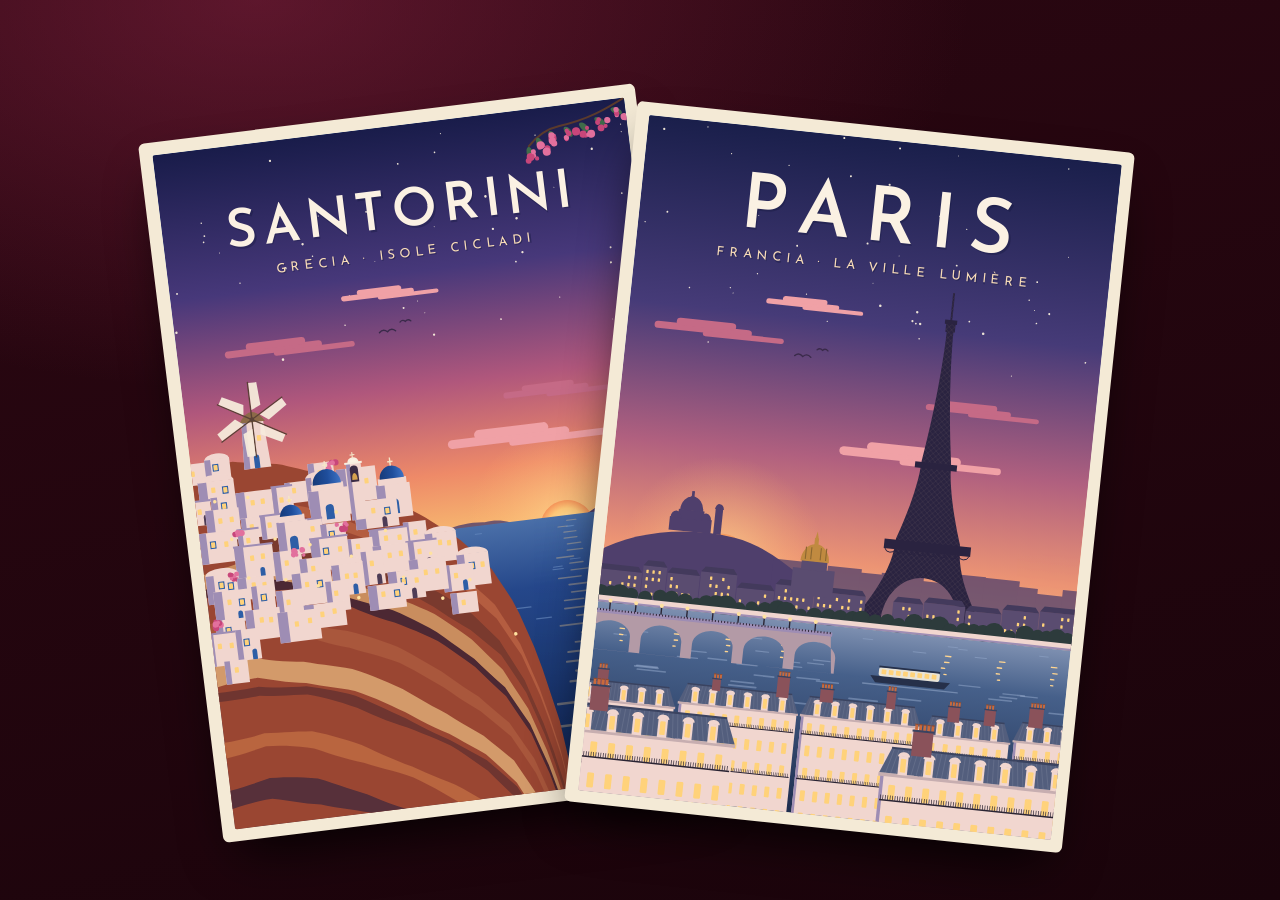
<file: cartolina/sorgenti/vetrina.html>
<!doctype html>
<html lang="it">
<head>
<meta charset="utf-8">
<title>Vetrina della cartolina</title>
<!-- Composizione usata solo per generare le immagini (anteprima WhatsApp della pagina "Crea" e miniatura del biglietto).
     ?testo aggiunge il titolo a sinistra. Si fotografa con: node sorgenti/anteprima.js -->
<link rel="stylesheet" href="../mete.css">
<style>
[hidden] { display: none !important; }
html, body { margin: 0; height: 100%; }
body { background: radial-gradient(90% 70% at 20% 0%, rgba(143, 38, 71, .5), transparent 62%), linear-gradient(165deg, #2c0712, #1a040b); display: flex; align-items: center; justify-content: center; gap: 4vw; overflow: hidden; font-family: "Hanken Grotesk", sans-serif; color: #fbf1f2; }
.coppia { position: relative; height: 82vh; aspect-ratio: 1.25; }
.c { position: absolute; top: 4%; height: 92%; aspect-ratio: 7 / 10; background: #f4ead6; padding: 1.4vh; border-radius: 6px; box-shadow: 0 3vh 6vh -2vh rgba(0, 0, 0, .9); }
.c svg { display: block; width: 100%; height: 100%; border-radius: 2px; }
.c1 { left: 0; transform: rotate(-7deg); }
.c2 { right: 0; transform: rotate(6deg) translateY(2%); }
.testo { display: grid; gap: 2.4vh; max-width: 38vw; }
.testo p { font-size: 2vh; letter-spacing: .32em; text-transform: uppercase; color: #cfa1ad; margin: 0; }
.testo h1 { font-family: "Instrument Serif", Georgia, serif; font-weight: 400; font-size: 10vh; line-height: 1; margin: 0; }
.testo h1 i { color: #efd6b8; }
.testo span { font-size: 3.2vh; color: #cfa1ad; }
</style>
</head>
<body>
<div class="testo" id="testo" hidden><p>LBS · Crea la tua cartolina</p><h1>La cartolina<br><i>che si apre</i></h1><span>Un viaggio a sorpresa, svelato con un gesto.</span></div>
<div class="coppia"><div class="c c1 fermo vivo sera" id="a"></div><div class="c c2 fermo vivo sera" id="b"></div></div>
<script src="../mete.js"></script>
<script>
document.getElementById("a").innerHTML = METE.santorini.scena();
document.getElementById("b").innerHTML = METE.parigi.scena();
if (location.search.includes("testo")) document.getElementById("testo").hidden = false;
</script>
</body>
</html>
</file>
<file: cartolina/mete.css>
/* La cartolina che si apre · caratteri e animazioni delle illustrazioni, condivisi dalle due pagine.
   I percorsi dei caratteri sono relativi a questo file. */
@font-face { font-family: "Instrument Serif"; font-style: normal; font-weight: 400; font-display: swap; src: url(caratteri/instrument-serif.woff2) format("woff2"); }
@font-face { font-family: "Instrument Serif"; font-style: italic; font-weight: 400; font-display: swap; src: url(caratteri/instrument-serif-corsivo.woff2) format("woff2"); }
@font-face { font-family: "Hanken Grotesk"; font-style: normal; font-weight: 400 600; font-display: swap; src: url(caratteri/hanken-grotesk.woff2) format("woff2"); }
@font-face { font-family: "Caveat"; font-style: normal; font-weight: 400 700; font-display: swap; src: url(caratteri/caveat.woff2) format("woff2"); }
@font-face { font-family: "Josefin Sans"; font-style: normal; font-weight: 300 700; font-display: swap; src: url(caratteri/josefin-sans.woff2) format("woff2"); }
@font-face { font-family: "GFS Didot"; font-style: normal; font-weight: 400; font-display: swap; src: url(caratteri/gfs-didot-greco.woff2) format("woff2"); unicode-range: U+0370-03FF, U+1F00-1FFF; }

/* Illustrazione: stati animati */
.scena-svg * { transform-box: view-box; }
.scena-svg .cielo-sera, .scena-svg .stella, .scena-svg .lampione { opacity: 0; }
.scena-svg .cl { fill: #fbf3e4; transition: fill 9s 2s; }
.scena-svg .cs { fill: #cbc0d6; transition: fill 9s 2s; }
.scena-svg .w { fill: #4d3c56; transition: fill 1.2s var(--d, 0s); }
.scena-svg .nv { fill: #fde4c8; transition: fill 12s 1s; }
.scena-svg .nv2 { fill: #f4bda0; transition: fill 12s 1s; }
.scena-svg .isola { fill: #8a6f98; transition: fill 12s; }
.scena-svg .titolo { opacity: 0; transform: translateY(14px); }
.scena-svg .sole { transition: transform 22s cubic-bezier(.3, 0, .6, 1); }
.scena-svg .riflesso { transition: opacity 16s 4s; }
.vivo .scena-svg .titolo { animation: titolo 1.6s .6s cubic-bezier(.2, .7, .2, 1) forwards; }
.vivo .scena-svg .sottotitolo { animation-delay: 1.1s; }
@keyframes titolo { to { opacity: 1; transform: none; } }
.sera .scena-svg .cielo-sera { opacity: 1; transition: opacity 16s 1s linear; }
.sera .scena-svg .sole { transform: translateY(78px); }
.sera .scena-svg .riflesso { opacity: .35; }
.sera .scena-svg .cl { fill: #f1d6cf; }
.sera .scena-svg .cs { fill: #9e8db4; }
.sera .scena-svg .w { fill: #ffd27a; }
.sera .scena-svg .nv { fill: #f0a1a6; }
.sera .scena-svg .nv2 { fill: #c56a86; }
.sera .scena-svg .isola { fill: #4f3f6c; }
.sera .scena-svg .lampione { opacity: 1; transition: opacity 1.4s var(--d, 6s); }
.sera .scena-svg .stella { opacity: .9; transition: opacity 3s var(--d, 10s); }
.vivo .scena-svg .stella { animation: brilla 3.2s var(--t, 0s) ease-in-out infinite; }
@keyframes brilla { 50% { fill-opacity: .3; } }
.scena-svg .pale { transform-origin: 98px 404px; }
.vivo .scena-svg .pale { animation: gira 14s linear infinite; }
@keyframes gira { to { transform: rotate(360deg); } }
.vivo .scena-svg .nuvole-a { animation: deriva 46s ease-in-out infinite alternate; }
.vivo .scena-svg .nuvole-b { animation: deriva 60s ease-in-out infinite alternate-reverse; }
@keyframes deriva { from { transform: translateX(-30px); } to { transform: translateX(40px); } }
.vivo .scena-svg .onde-1 { animation: onde 5.5s ease-in-out infinite alternate; }
.vivo .scena-svg .onde-2 { animation: onde 7s ease-in-out infinite alternate-reverse; }
@keyframes onde { from { transform: translateX(-7px); } to { transform: translateX(8px); } }
.vivo .scena-svg .scintilla { animation: scintilla 2.2s var(--t, 0s) ease-in-out infinite; }
@keyframes scintilla { 50% { opacity: .25; } }
.vivo .scena-svg .barca { animation: naviga 80s linear infinite; }
@keyframes naviga { from { transform: translateX(0); } to { transform: translateX(-420px); } }
.vivo .scena-svg .uccelli { animation: vola 26s linear infinite; }
@keyframes vola { from { transform: translate(-60px, 10px); } to { transform: translate(380px, -40px); } }
.scena-svg .campana-b { transform-origin: 236px 429px; }
.suona .scena-svg .campana-b { animation: dondola 1.1s ease-in-out 6; }
@keyframes dondola { 25% { transform: rotate(18deg); } 75% { transform: rotate(-18deg); } }
.scena-svg .ramo { transform-origin: 700px 0; }
.vivo .scena-svg .ramo { animation: ramo 7s ease-in-out infinite alternate; }
@keyframes ramo { from { transform: rotate(-1.2deg); } to { transform: rotate(1.6deg); } }

/* Parigi: colori che virano dal giorno alla sera */
.scena-svg .torre { fill: #5d4356; transition: fill 12s 1s; }
.scena-svg .traliccio { opacity: .32; transition: opacity 12s 1s; }
.scena-svg .traliccio-l { stroke: #5d4356; transition: stroke 12s 1s; }
.scena-svg .riva { fill: #b7a5b6; transition: fill 11s 1.5s; }
.scena-svg .riva-tetto { fill: #8d8aa6; transition: fill 11s 1.5s; }
.scena-svg .oro { fill: #d9a84e; transition: fill 12s 1s; }
.scena-svg .oro-l { fill: #8a6630; }
.scena-svg .albero { fill: #55704f; transition: fill 11s 1s; }
.scena-svg .ponte { fill: #e3d0ae; transition: fill 10s 2s; }
.scena-svg .zinco { fill: #7e8ca7; transition: fill 10s 2s; }
.scena-svg .colmo { fill: #5c6780; transition: fill 10s 2s; }
.scena-svg .mattone { fill: #b56f56; transition: fill 10s 2s; }
.scena-svg .cornice { fill: #d8c6a7; transition: fill 10s 2s; }
.sera .scena-svg .torre { fill: #2a2340; }
.sera .scena-svg .traliccio { opacity: .1; }
.sera .scena-svg .traliccio-l { stroke: #2a2340; }
.sera .scena-svg .riva { fill: #5a4c70; }
.sera .scena-svg .riva-tetto { fill: #433a5c; }
.sera .scena-svg .oro { fill: #c08a40; }
.sera .scena-svg .albero { fill: #2d3b3c; }
.sera .scena-svg .ponte { fill: #b39aa6; }
.sera .scena-svg .zinco { fill: #535e7d; }
.sera .scena-svg .colmo { fill: #3a4360; }
.sera .scena-svg .mattone { fill: #8a525a; }
.sera .scena-svg .cornice { fill: #c7aeb0; }
.vivo .scena-svg .battello { animation: battello 70s linear infinite; }
@keyframes battello { from { transform: translateX(0); } to { transform: translateX(1000px); } }

/* Miniature (modulo, vetrina): la scena ferma, già al tramonto */
.fermo .scena-svg *, .fermo.scena-svg * { animation: none !important; transition: none !important; }
.fermo .scena-svg .titolo { opacity: 1; transform: none; }
.fermo .scena-svg .battello { transform: translateX(560px); }
</file>
